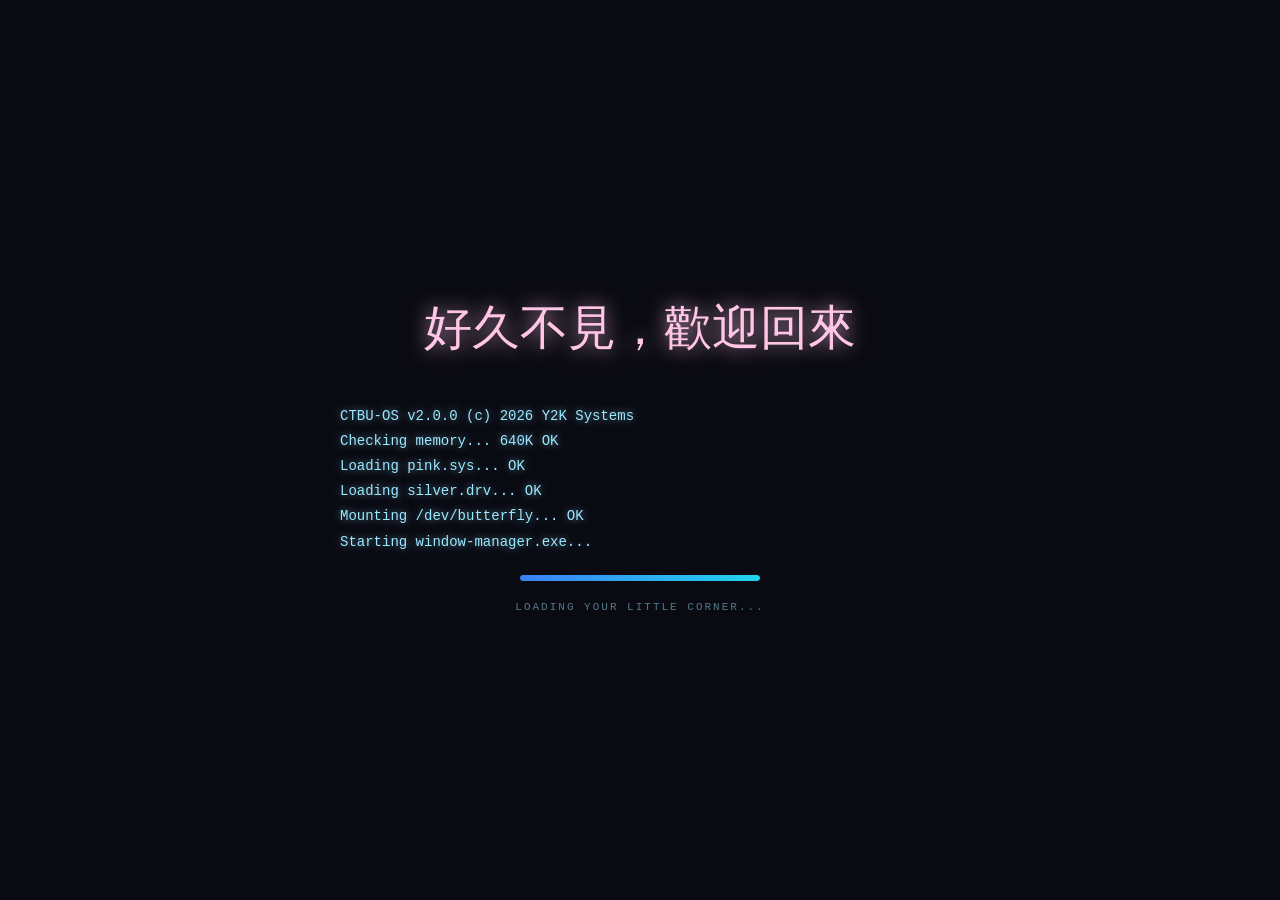
<file: index.html>
﻿<!DOCTYPE html>
<html lang="zh-CN">
<head>
<meta charset="UTF-8">
<meta name="viewport" content="width=device-width, initial-scale=1.0">
<title>苹果的7300則故事 belong to me & you </title>
<link rel="stylesheet" href="assets/css/style.css">
<script src="assets/js/clarity-loader.js" async></script>
</head>
<body>
<!-- 隐藏的SVG存储容器 -->
<div id="ph-cobig" style="display:none;"></div>
<div id="ph-jaybig" style="display:none;"></div>


<!-- 开机启动画面 -->
<div id="bootScreen">
  <div class="boot-logo">好久不見，歡迎回來</div>
  <div class="bios-text" id="biosText"></div>
  <div class="boot-bar"><div class="boot-bar-fill"></div></div>
  <div class="boot-hint">LOADING YOUR LITTLE CORNER...</div>
</div>

<!-- 进入世界界面（CRT显示器） -->
<div id="worldGate">
  <div class="crt-monitor" id="crtMonitor">
    <div class="crt-screen">
      <div class="gate-question" id="gateQuestion">
        &gt; system ready.<br>
        &gt; 是否选择进入<span class="highlight"> 千禧银粉世界</span>？<span class="gate-cursor"></span>
      </div>
      <div class="gate-sub">[ enter to continue · esc to stay ]</div>
      <div class="gate-buttons">
        <button class="gate-btn enter" id="gateEnter">进入 ♡</button>
        <button class="gate-btn leave" id="gateLeave">再想想</button>
      </div>
    </div>
    <div class="crt-brand">CTBU-OS · v2.0</div>
  </div>
  <div class="crt-stand"></div>
  <div class="crt-base"></div>
</div>

<!-- CRT开机扫描线过渡 -->
<div class="crt-poweron" id="crtPoweron" style="display:none;">
  <div class="scan-line"></div>
  <div class="flash"></div>
</div>

<!-- 大显示器框架 -->
<div id="monitorFrame">
  <div class="monitor-body">
    <!-- 外壳贴纸装饰 -->
    <div class="monitor-sticker ms-smiley"><svg viewBox="0 0 34 34"><circle cx="17" cy="17" r="15" fill="#ffd93d" stroke="#e8a800" stroke-width="2"/><circle cx="12" cy="14" r="2.5" fill="#333"/><circle cx="22" cy="14" r="2.5" fill="#333"/><path d="M10 20 Q17 27 24 20" stroke="#333" stroke-width="2" fill="none" stroke-linecap="round"/></svg></div>
    <div class="monitor-sticker ms-star"><svg viewBox="0 0 22 22"><path d="M11 1 L13.5 8 L21 8.5 L15 13.5 L17 21 L11 16.5 L5 21 L7 13.5 L1 8.5 L8.5 8 Z" fill="#7b68ee" stroke="#5a4abd" stroke-width="1"/></svg></div>
    <div class="monitor-sticker ms-heart"><svg viewBox="0 0 28 28"><path d="M14 25 C4 17 2 10 7 6 C10 3.5 13 5 14 8 C15 5 18 3.5 21 6 C26 10 24 17 14 25 Z" fill="#ff69b4" stroke="#e04090" stroke-width="1.5"/></svg></div>
    <div class="monitor-sticker ms-bow"><svg viewBox="0 0 26 20"><path d="M13 10 L2 2 L2 18 Z" fill="#ff8fc4" stroke="#e05090" stroke-width="1"/><path d="M13 10 L24 2 L24 18 Z" fill="#ff8fc4" stroke="#e05090" stroke-width="1"/><circle cx="13" cy="10" r="3" fill="#ff5cad" stroke="#e04090" stroke-width="1"/></svg></div>
    <div class="monitor-screen">

<!-- CRT效果层 -->
<div class="crt-overlay"></div>
<div class="crt-chroma"></div>

<!-- 动态极光壁纸 -->
<div class="aurora"></div>
<div class="desktop-bg"></div>

<!-- 自定义光标 -->
<div class="cursor-star" id="cursorStar">
  <svg viewBox="0 0 32 32" xmlns="http://www.w3.org/2000/svg">
    <defs>
      <linearGradient id="cursorGrad" x1="0%" y1="0%" x2="100%" y2="100%">
        <stop offset="0%" style="stop-color:#ffb3d9;stop-opacity:1"/>
        <stop offset="50%" style="stop-color:#ff6ec7;stop-opacity:1"/>
        <stop offset="100%" style="stop-color:#ff1493;stop-opacity:1"/>
      </linearGradient>
    </defs>
    <path d="M16,3 L19.5,12 L29,12 L21.5,17.5 L24.5,28 L16,22.5 L7.5,28 L10.5,17.5 L3,12 L12.5,12 Z" fill="url(#cursorGrad)" stroke="#ffffff" stroke-width="2" stroke-linejoin="round"/>
    <path d="M16,6 L18.5,13 L26,13 L20,17.5 L22,25 L16,21 L10,25 L12,17.5 L6,13 L13.5,13 Z" fill="none" stroke="#ffffff" stroke-width="0.5" opacity="0.5"/>
  </svg>
</div>

<svg width="0" height="0" style="position:absolute" xmlns="http://www.w3.org/2000/svg" aria-hidden="true">
  <defs>
    <linearGradient id="matte" x1="1" y1="0" x2="0" y2="1"><stop offset="0" stop-color="#efe9e0"/><stop offset=".5" stop-color="#d8d0c5"/><stop offset="1" stop-color="#bcb3a7"/></linearGradient>
    <linearGradient id="warmGrad" x1="0" y1="0" x2="1" y2="1"><stop offset="0" stop-color="#f0c2cf"/><stop offset=".5" stop-color="#f6e6e0"/><stop offset="1" stop-color="#e7a9b8"/></linearGradient>
    <linearGradient id="pinkPlastic" x1="0" y1="0" x2="0" y2="1"><stop offset="0" stop-color="#f3d4dd"/><stop offset="1" stop-color="#e0aab8"/></linearGradient>
    <linearGradient id="silverMetal" x1="0" y1="0" x2="0" y2="1"><stop offset="0" stop-color="#e8e6e2"/><stop offset=".5" stop-color="#cfcac2"/><stop offset="1" stop-color="#b8b3aa"/></linearGradient>
    <radialGradient id="cdGrad" cx="50%" cy="50%" r="50%">
      <stop offset="0%" stop-color="#f5c8d6"/><stop offset="30%" stop-color="#e8e6e2"/><stop offset="60%" stop-color="#d8d5d0"/><stop offset="100%" stop-color="#c5c1ba"/>
    </radialGradient>
  </defs>
</svg>

<div class="window-light"></div>
<div class="grain"></div>
<div class="vignette"></div>
<div class="scan"></div>

<!-- 桌面中心旋转CD -->
<div class="desktop-cd">
  <svg viewBox="0 0 200 200" xmlns="http://www.w3.org/2000/svg">
    <circle cx="100" cy="100" r="95" fill="url(#cdGrad)" stroke="#c5c1ba" stroke-width="1"/>
    <circle cx="100" cy="100" r="95" fill="none" stroke="rgba(255,255,255,.3)" stroke-width="0.5"/>
    <circle cx="100" cy="100" r="75" fill="none" stroke="rgba(180,170,160,.3)" stroke-width="0.5"/>
    <circle cx="100" cy="100" r="55" fill="none" stroke="rgba(180,170,160,.25)" stroke-width="0.5"/>
    <circle cx="100" cy="100" r="35" fill="none" stroke="rgba(180,170,160,.2)" stroke-width="0.5"/>
    <circle cx="100" cy="100" r="20" fill="#e8c5cf" stroke="#d99fb0" stroke-width="1.5"/>
    <circle cx="100" cy="100" r="6" fill="#fbf8f3" stroke="#c5c1ba" stroke-width="1"/>
    <text x="100" y="105" text-anchor="middle" font-family="Courier New,monospace" font-size="7" fill="#8a847c" letter-spacing="1">CTBU</text>
  </svg>
</div>

<!-- 桌面散落贴纸 -->
<div class="desk-stickers">
  <div class="sticker sticker-star" style="top:15%;left:12%;--sr:-15deg;">
    <svg viewBox="0 0 32 32"><path d="M16,2 L19,12 L29,12 L21,18 L24,28 L16,22 L8,28 L11,18 L3,12 L13,12 Z" fill="#f5c8d6" stroke="#d99fb0" stroke-width="1.2"/></svg>
  </div>
  <div class="sticker sticker-heart" style="top:25%;right:15%;--sr:10deg;">
    <svg viewBox="0 0 28 28"><path d="M14,24 C4,16 5,6 12,8 C14,8.5 14,10 14,10 C14,10 14,8.5 16,8 C23,6 24,16 14,24 Z" fill="#e8c5cf" stroke="#d99fb0" stroke-width="1.2"/></svg>
  </div>
  <div class="sticker sticker-note" style="top:60%;left:8%;--sr:-8deg;">today is ♡</div>
  <div class="sticker sticker-star" style="bottom:20%;right:10%;--sr:20deg;">
    <svg viewBox="0 0 32 32"><path d="M16,2 L19,12 L29,12 L21,18 L24,28 L16,22 L8,28 L11,18 L3,12 L13,12 Z" fill="#e8e6e2" stroke="#c5c1ba" stroke-width="1.2"/></svg>
  </div>
  <div class="sticker sticker-heart" style="top:45%;left:45%;--sr:-5deg;opacity:.5;">
    <svg viewBox="0 0 28 28"><path d="M14,24 C4,16 5,6 12,8 C14,8.5 14,10 14,10 C14,10 14,8.5 16,8 C23,6 24,16 14,24 Z" fill="none" stroke="#d99fb0" stroke-width="1.5"/></svg>
  </div>
  <div class="sticker sticker-note" style="bottom:25%;right:20%;--sr:6deg;opacity:.6;">be gentle ✿</div>
</div>

<!-- 珍珠链 -->
<svg class="pearl-chain top-right" viewBox="0 0 130 240" xmlns="http://www.w3.org/2000/svg">
  <path d="M65,0 Q88,55 65,110 Q42,165 65,220" fill="none" stroke="#d8d5d0" stroke-width="1.5" opacity=".5"/>
  <circle cx="65" cy="28" r="5.5" fill="#f0dde4" stroke="#d99fb0" stroke-width="1"/>
  <circle cx="76" cy="60" r="4.5" fill="#e8e6e2" stroke="#c5c1ba" stroke-width="1"/>
  <circle cx="56" cy="92" r="6.5" fill="#f5c8d6" stroke="#d99fb0" stroke-width="1"/>
  <circle cx="72" cy="124" r="4.5" fill="#e8e6e2" stroke="#c5c1ba" stroke-width="1"/>
  <circle cx="60" cy="156" r="5.5" fill="#f0dde4" stroke="#d99fb0" stroke-width="1"/>
  <circle cx="70" cy="188" r="4.5" fill="#e8e6e2" stroke="#c5c1ba" stroke-width="1"/>
  <path d="M65,220 L59,234 L65,228 L71,234 Z" fill="#e7a9b8" opacity=".75"/>
</svg>
<svg class="pearl-chain bottom-left" viewBox="0 0 110 200" xmlns="http://www.w3.org/2000/svg">
  <path d="M55,0 Q77,45 55,90 Q33,135 55,180" fill="none" stroke="#d8d5d0" stroke-width="1.5" opacity=".5"/>
  <circle cx="55" cy="22" r="4.5" fill="#e8e6e2" stroke="#c5c1ba" stroke-width="1"/>
  <circle cx="64" cy="55" r="5.5" fill="#f0dde4" stroke="#d99fb0" stroke-width="1"/>
  <circle cx="48" cy="88" r="4.5" fill="#e8e6e2" stroke="#c5c1ba" stroke-width="1"/>
  <circle cx="62" cy="120" r="5.5" fill="#f5c8d6" stroke="#d99fb0" stroke-width="1"/>
  <circle cx="53" cy="152" r="4.5" fill="#e8e6e2" stroke="#c5c1ba" stroke-width="1"/>
  <path d="M55,180 L49,194 L55,188 L61,194 Z" fill="#e7a9b8" opacity=".75"/>
</svg>

<div class="floaties" id="floaties"></div>
<div class="butterflies" id="butterflies"></div>

<main id="desktop">
  <!-- Win98 桌面图标 -->
  <div class="win98-icons">
    <div class="w98-icon">
      <svg class="w98-ico" viewBox="0 0 32 32" shape-rendering="crispEdges"><rect x="2" y="6" width="28" height="20" rx="3" fill="#cc0000"/><rect x="2" y="6" width="28" height="20" rx="3" fill="none" stroke="#800000" stroke-width="1"/><path d="M13 11 L22 16 L13 21 Z" fill="#fff"/></svg>
      <div class="w98-lbl">youtube</div>
    </div>
    <div class="w98-icon">
      <svg class="w98-ico" viewBox="0 0 32 32" shape-rendering="crispEdges"><rect x="4" y="4" width="24" height="24" rx="2" fill="#000"/><path d="M20 8 L20 18 Q20 22 16 22 Q12 22 12 18 Q12 14 16 14 L16 18 Q14.5 18 14.5 19.5 Q14.5 21 16 21 Q17.5 21 17.5 19.5 L17.5 8 Z" fill="#fff"/><path d="M20 8 L24 11 L24 8 Z" fill="#25f4ee"/><path d="M20 8 L24 11 L20 12 Z" fill="#fe2c55"/></svg>
      <div class="w98-lbl">抖音</div>
    </div>
    <div class="w98-icon">
      <svg class="w98-ico" viewBox="0 0 32 32" shape-rendering="crispEdges"><rect x="6" y="4" width="20" height="24" fill="#fff" stroke="#808080" stroke-width="1"/><rect x="6" y="4" width="20" height="4" fill="#000080"/><rect x="9" y="11" width="14" height="1.5" fill="#808080"/><rect x="9" y="15" width="14" height="1.5" fill="#808080"/><rect x="9" y="19" width="10" height="1.5" fill="#808080"/><rect x="9" y="23" width="12" height="1.5" fill="#808080"/></svg>
      <div class="w98-lbl">记事本</div>
    </div>
    <div class="w98-icon">
      <svg class="w98-ico" viewBox="0 0 32 32" shape-rendering="crispEdges"><path d="M9 8 L23 8 L21 26 L11 26 Z" fill="#c0c0c0" stroke="#808080" stroke-width="1"/><rect x="8" y="6" width="16" height="3" fill="#c0c0c0" stroke="#808080" stroke-width="1"/><rect x="13" y="11" width="1.5" height="12" fill="#808080"/><rect x="17.5" y="11" width="1.5" height="12" fill="#808080"/></svg>
      <div class="w98-lbl">回收站</div>
    </div>
  </div>
  <!-- 环形导航 -->
  <div class="ring-nav" id="ringNav"></div>
</main>

<div id="windows">
  <section class="win" id="win-today" data-win="today">
    <div class="win-bar"><div class="win-dots"><span class="d-red"></span><span class="d-yel"></span><span class="d-grn"></span></div><div class="win-title glitch-title" data-title="about.me">about.me</div><div class="win-btns"><button class="wb-min" title="缩小">—</button><button class="wb-max" title="放大">▢</button><button class="wb-close" title="关闭">✕</button></div></div>
    <div class="win-body">
      <div class="kicker">// hello.world</div>
      <div class="sec-title">我们与世界，是帧帧瞬间</div>
      <div class="journal"><div class="j-head">intro.sys</div><div class="screen"><p>&gt; 大一的时候学过一阵子手语</p><p>&gt; 手指动的时候在想一件事</p><p>&gt; 说不出嘴的话要怎么被人接住</p><p>&gt; 后来做项目、学AI、写东西</p><p>&gt; 好像一直在回答这同一个问题</p><span class="lcd-mini">status: learning ♥　fps: 24</span></div></div>
      <div style="margin:20px 0;text-align:center;">
  <img loading="lazy" decoding="async" src="assets/img/img02.jpg" style="width:100%;max-width:520px;border-radius:16px;box-shadow:0 16px 48px rgba(90,70,55,.3);display:inline-block;margin:8px 0;" alt="个人照">
</div>
      <div style="max-width:600px;margin:18px auto;line-height:2.1;font-size:15px;">
        <p>我是龙秋玲，重庆工商大学市场营销专业在读，也是一个AIGC实践者、AI工作流建设者。</p>
        <p>对我来说，做项目、搭工作流、写东西，都是同一件事——用我能想到的方式，跟这个世界对话，也接住那些说不出嘴的话。</p>
        <p>认识乾坤的路上，犹怜草木青。世界宽阔，总是在路上，慢慢学，慢慢做。</p>
      </div>
      <div class="chips"><span class="chip">AIGC实践</span><span class="chip">AI工作流</span><span class="chip">市场营销</span><span class="chip">文字创作</span><span class="chip">项目搭建</span></div>
    </div>
  </section>

  <section class="win" id="win-about" data-win="about">
    <div class="win-bar"><div class="win-dots"><span class="d-red"></span><span class="d-yel"></span><span class="d-grn"></span></div><div class="win-title glitch-title" data-title="resume.txt">resume.txt</div><div class="win-btns"><button class="wb-min" title="缩小">—</button><button class="wb-max" title="放大">▢</button><button class="wb-close" title="关闭">✕</button></div></div>
    <div class="win-body">
      <div class="kicker">// resume.txt</div>
      <div class="sec-title">我走过的路</div>
      <p style="text-align:center;color:var(--ink-soft);margin:2px 0 16px;font-size:14px;">走商工复合型人才道路，做被需要的产品。</p>
      <div class="timeline">
        <div class="tl-item"><div class="yr">教育</div><div class="tx"><strong>重庆工商大学 · 市场营销</strong>｜2025.9 - 2029.6（大二在读）<br>通过大学英语四级；独立开展AI方向用户使用研究，学术论文已完成初稿框架后推翻重做，目前独立推进中，拟请本校导师指导。</div></div>
        <div class="tl-item"><div class="yr">实习</div><div class="tx"><strong>北辰青年 · 暑期线上实习</strong>｜2026.7 - 2026.8<br>产出AI时代个人说明书、校园招募洞察报告、50+张校园内容卡片、求职面试AI Skill；担任训练营面试官。<br><span style="display:inline-block;margin-top:6px;padding:3px 12px;background:linear-gradient(135deg,#fff5e6,#ffe8cc);border:1px solid #f0c674;border-radius:20px;font-size:12px;color:#b8860b;">🏆 优秀个人提名 · 28 / 250+ 人</span><br>实习结业后获得腾讯云AI校园大使项目保荐资格，综合评估满课学业、支教任务、个人作品集迭代的精力负荷后选择婉拒，优先深耕AI产品方向个人实践沉淀。<br><button onclick="openBeichenDetail()" style="margin-top:6px;margin-left:8px;padding:3px 12px;background:var(--pink-soft);border:1px solid var(--accent);border-radius:20px;font-size:12px;color:var(--accent-deep);cursor:pointer;font-family:var(--hand);">📁 查看实习详情</button></div></div>
        <div class="tl-item"><div class="yr">实习</div><div class="tx"><strong>钦南区教育局 · 计财股行政实习</strong>｜1个月<br>参与南区各校票据归档与核对；协助经费报表核对与数据录入，日均接听 3–4 通咨询电话。<br><button onclick="openInternshipDetail()" style="margin-top:8px;padding:4px 14px;background:var(--pink-soft);border:1px solid var(--accent);border-radius:20px;font-size:12px;color:var(--accent-deep);cursor:pointer;font-family:var(--hand);">📁 查看实习记录</button></div></div>
        <div class="tl-item"><div class="yr">校园</div><div class="tx"><strong>项目化学习培养方案 · 项目负责人</strong>（大一上）<br>承接学院专项任务，独立推进方案设计、师生访谈调研、需求整理与整套培养方案撰写落地。</div></div>
        <div class="tl-item"><div class="yr">校园</div><div class="tx"><strong>第四届全国大学生预见未来行研大赛 · 团队队长</strong>（大一下）<br>带队从0到1完成行业研究，自主学习AI智能体搭建与自动化工作流，用AI辅助Python数据清洗与行业分析。<br><button onclick="openHangyanDetail()" style="margin-top:8px;padding:4px 14px;background:var(--pink-soft);border:1px solid var(--accent);border-radius:20px;font-size:12px;color:var(--accent-deep);cursor:pointer;font-family:var(--hand);">📁 查看比赛详情</button></div></div>
        <div class="tl-item"><div class="yr">校园</div><div class="tx"><strong>北京童年一课 · 云课堂支教讲师</strong>（大一寒假至今）<br>独立完成备课、授课、课堂互动、课后复盘全流程，长期开展公开授课。教授四年级趣味阅读（一个班 50 余人），本学期起换为六年级趣味科学。<br><button onclick="openZhijiao()" style="margin-top:8px;padding:4px 14px;background:linear-gradient(135deg,#e8f5e9,#c8e6c9);border:1px solid #81c784;border-radius:20px;font-size:12px;color:#2e7d32;cursor:pointer;font-family:var(--hand);">🌱 查看支教详情</button></div></div>
      </div>
      <div class="chips" style="margin-top:18px;"><span class="chip">AI工作流搭建</span><span class="chip">Python数据清洗</span><span class="chip">用户访谈</span><span class="chip">项目统筹</span><span class="chip">结构化思维</span><span class="chip">公开授课</span><span class="chip">公文整理</span></div>
      <!-- 「下载完整简历」按钮已暂时移除。
     原因：它下载的是占位内容（提示"请替换为真实内容后使用"），与真实简历不一致。
     需要恢复时：删掉本注释，并把下面这行取消注释即可。
     <div style="text-align:center;margin-top:18px;"><button class="plat" id="resumeBtn">↓ 下载完整简历</button></div> -->
    </div>
  </section>

  <section class="win" id="win-exp" data-win="exp">
    <div class="win-bar"><div class="win-dots"><span class="d-red"></span><span class="d-yel"></span><span class="d-grn"></span></div><div class="win-title glitch-title" data-title="projects.folder">projects.folder</div><div class="win-btns"><button class="wb-min" title="缩小">—</button><button class="wb-max" title="放大">▢</button><button class="wb-close" title="关闭">✕</button></div></div>
    <div class="win-body">
      <div class="kicker">// projects.folder</div>
      <div class="sec-title">我在做什么</div>
      <div class="journal"><div class="j-head">doing.sys</div><div class="screen"><p>&gt; AIGC实践者 · AI工作流建设者</p><p>&gt; 做项目、搭工作流、写东西</p><p>&gt; 都是跟世界对话的方式</p><span class="lcd-mini">state: building ♥　mem: ok</span></div></div>
      <div class="exp-grid">
        <div class="exp-card project-card" data-pid="peiyang" style="cursor:pointer;"><span class="tag">方案</span><h3>项目化学习培养方案</h3><p>项目负责人，承接学院专项任务，独立推进方案设计、师生访谈调研、需求整理与整套培养方案撰写落地。</p><p style="font-size:11px;color:var(--accent-deep);margin-top:8px;">▸ 点击查看详情</p></div>
        <div class="exp-card project-card" data-pid="hangyan" style="cursor:pointer;"><span class="tag">竞赛</span><h3>潮流盲盒玩具行研报告</h3><p>团队队长，带队从0到1完成行业研究，用AI辅助Python数据清洗与行业分析，零基础自主攻坚。</p><p style="font-size:11px;color:var(--accent-deep);margin-top:8px;">▸ 点击查看详情</p></div>
        <div class="exp-card project-card" data-pid="skill" style="cursor:pointer;"><span class="tag">AIGC</span><h3>求职面试AI Skill</h3><p>北辰青年实习产出，设计5步人机协作工作流，明确"人做判断、AI做分析"的边界，已用真实岗位测试验证。</p><p style="font-size:11px;color:var(--accent-deep);margin-top:8px;">▸ 点击查看详情</p></div>
        <div class="exp-card project-card" data-pid="workflow" style="cursor:pointer;"><span class="tag">AIGC</span><h3>AI智能体与工作流搭建</h3><p>从零基础自主学习AI智能体搭建、自动化工作流设计，把AI从"工具"升级为"可复用的工作流"。</p><p style="font-size:11px;color:var(--accent-deep);margin-top:8px;">▸ 点击查看详情</p></div>
        <div class="exp-card project-card" data-pid="navsite" style="cursor:pointer;"><span class="tag">网站</span><h3>CTBU一只喵学习干货导航站</h3><p>已上线，面向新生的校园信息导航，把复杂信息整理成能行动的方法。</p><p style="font-size:11px;color:var(--accent-deep);margin-top:8px;">▸ 点击查看详情</p></div>
        <div class="exp-card project-card" data-pid="teachsite" style="cursor:pointer;"><span class="tag">网站</span><h3>小余老师专属网站</h3><p>已上线，为老师定制的个人展示网站。</p><p style="font-size:11px;color:var(--accent-deep);margin-top:8px;">▸ 点击查看详情</p></div>
        <div class="exp-card project-card" data-pid="zongce" style="cursor:pointer;"><span class="tag">工具</span><h3>综测评算台</h3><p>给班委做的加分核算工具：上百张证书照片 → 一张可公示、可追溯依据的加分总账，每条加分都标注对应规则条款。</p><p style="font-size:11px;color:var(--accent-deep);margin-top:8px;">▸ 点击查看详情</p></div>
        <div class="exp-card project-card" data-pid="kepu" style="cursor:pointer;"><span class="tag">课件</span><h3>云课堂创意课件与插件</h3><p>云课堂支教自研的互动课件《生物的启示》，12 页随堂可操作，另附班级积分插件「班级花园」——网络不稳定的教室也能单文件打开用。</p><p style="font-size:11px;color:var(--accent-deep);margin-top:8px;">▸ 点击查看详情</p></div>
      
        <div class="exp-card project-card" data-pid="insight" style="cursor:pointer;"><span class="tag">研究</span><h3>校园招募洞察报告</h3><p>基于一线实践观察（做校园账号 + 卖校园卡 + 评论区）形成的校园招募洞察，覆盖消费、社交、学习、职业焦虑等维度，形成可落地的用户画像与商业建议。</p><p style="font-size:11px;color:var(--accent-deep);margin-top:8px;">▸ 点击查看详情</p></div></div>
      </div>
    </div>
  </section>

  <section class="win" id="win-note" data-win="note">
    <div class="win-bar"><div class="win-dots"><span class="d-red"></span><span class="d-yel"></span><span class="d-grn"></span></div><div class="win-title glitch-title" data-title="writings.txt">writings.txt</div><div class="win-btns"><button class="wb-min" title="缩小">—</button><button class="wb-max" title="放大">▢</button><button class="wb-close" title="关闭">✕</button></div></div>
    <div class="win-body">
      <div class="kicker">// writings.txt</div>
      <div class="sec-title">文字作品</div>
      <p style="text-align:center;color:var(--ink-soft);margin-bottom:18px;font-size:14px;">一些理解世界的瞬间，随手记下</p>
      <div class="notes">
        <div class="note"><span class="tape tl"></span><div class="q">《古老的尊重》</div><div class="body">“……品尝苹果和欣赏月亮的时候用的是嘴巴和眼睛两个器官…这是一种古老的尊重…人也是这样……其实苹果和月亮没有什么分别，而月亮的背面总是很难看到，扁平化苹果和月亮的话会让它们感到难过”

你说难过在哪里

“苹果的味道变苦了，看月亮的眼睛流出泪来”</div><div class="meta">随笔 · 哲思</div></div>
        <div class="note"><span class="tape tr"></span><div class="q">《咀嚼》</div><div class="body" style="line-height:1.9;font-size:13px;">大抵是焦虑烦躁的缘故，<br>几个蛋挞、四寸小蛋糕、<br>一盒手撕鸡、一盘葡萄……<br>重复性的咀嚼似乎可以抵挡陌生的情绪。<br>你想吐出来，你还是咽了下去，<br>胃酸上泛，你还是咽了下去。<br>我怀念你湿润的眼睛，<br>能够映出南极洲下积淀的亿亿年。<br>我希望它们湿润，<br>正如同我希望你的下一次咀嚼，<br>只是为你带来美味的幸福。</div><div class="meta">诗歌 · 情绪</div></div>
      </div>

      <!-- 关于高考 长文 -->
      <div style="margin-top:28px;padding:22px 24px;background:var(--paper);border-radius:14px;border:1px solid rgba(160,155,148,.35);box-shadow:0 12px 30px rgba(120,100,85,.12);">
        <h3 style="font-family:var(--hand);font-size:26px;color:var(--ink);margin-bottom:4px;letter-spacing:1px;">《关于高考》</h3>
        <p style="font-size:12px;color:var(--ink-soft);margin-bottom:18px;">凌晨三点零六分 · 写给正在难过的你</p>
        <div style="line-height:2.1;font-size:14px;color:var(--ink);">

          <p style="margin-bottom:16px;">🥤 睡到一半起来喝水，习惯性看了一下消息，QQ访客最近多了很多学弟学妹，还有一些久不联系的朋友。偶尔会在凌晨两点到六点，或是下午两点半这样的时间，收到一些克制又有礼貌的信息："那个……希望没有打扰到学姐""我真的很难过，怎么会考得这么糟糕，到底要怎么办？"</p>

          <p style="margin-bottom:16px;">🍀 坦白来讲，我没有想到大家会选择向我提问这些问题。我是一个很普通的人，随着年岁增加越来越普通。从前成绩好像可以作为一个等次衡量，划出三六九等；慢慢上了大学才感受到，成绩的衡量性越来越低，而真正的"筛选作用"越来越明显。</p>

          <h4 style="font-family:var(--hand);font-size:18px;margin:20px 0 10px;color:var(--accent-deep);">一、先给你一个拥抱</h4>
          <p style="margin-bottom:14px;">高考失利很难过是真的，更难过的也许是这背后对自我价值的怀疑。所以，先给你一个拥抱——高考很累，这段时间你一定也不太容易，辛苦了。</p>
          <p style="margin-bottom:14px;">我个人对高考的理解是：社会需要一套相对公平、大规模、可操作的"筛选"机制，决定我们先进"哪一个门"——也许是继续升学，也许是直接就业。但绝对不是就此"衡量"出谁更有价值、谁更值得拥有更好的未来。</p>
          <p style="margin-bottom:14px;">世界上没有完美的系统，高考这套"筛选"系统也有陷阱🕳️：它带来的优绩主义，会让你误以为失败全是自己的错。社会长久以来传递一种信念——只要你足够努力就能成功；反过来说，没成功就是不够努力。这套逻辑最残酷的地方在于，它让赢家相信成功全凭实力，也让输家相信失败全因自己不够好。它完全遮蔽了运气、出身、家庭资源、地区教育资源、甚至考试当天身体状况的作用。</p>
          <p style="margin-bottom:14px;">就像我们种了一百棵树🌲，眼睛看到了最高的一棵，但不能说明剩下的九十九棵就应该被砍掉。在眼睛看不到的地方，这九十九棵树的根系之发达，未必逊色于那棵"高佬树"。</p>

          <h4 style="font-family:var(--hand);font-size:18px;margin:20px 0 10px;color:var(--accent-deep);">二、每个分数都有每条路</h4>
          <p style="margin-bottom:14px;">高考是一种交通：考得好的人像上了高铁，快、直达，但票价贵，且一旦上错车（选错不适合的专业）不好调头；没考好的人像是下了高铁需要换乘——还有绿皮火车（专升本）、长途汽车（职业教育）、骑行（创业、自由职业）、甚至先打工攒钱再买下一段车票（工作后继续深造）。</p>
          <p style="margin-bottom:14px;">漫长的人生里，我们只是在18岁这个节点用了不一样的通行方式而已。公办专科的好专业有学前教育、护理、口腔医学技术、数字媒体、老年服务与管理（朝阳产业），这些学的是真本事，就业率不低；专升本很多省份比例不低，只考专业课和英语，压力远小于高考。</p>
          <p style="margin-bottom:14px;">如果你有一双巧手，或对某样事物有特别的喜爱——烘焙、园艺、宠物美容、电商运营、非物质文化遗产手艺……这些路不需要高学历，但需要热爱和持续精进。花一点时间去了解它们，可以问大模型，也可以问B站、抖音、学校老师。</p>
          <p style="margin-bottom:14px;font-weight:bold;">命运不会把一个真诚的人拒之门外。</p>

          <h4 style="font-family:var(--hand);font-size:18px;margin:20px 0 10px;color:var(--accent-deep);">三、钱的问题</h4>
          <p style="margin-bottom:14px;">💰 复读没有错，不读或者读专科本科也没有错，不要怕觉得给家人造成负担就擅自决定。如果想复读，坐下来好好评估真实可行性，和家里算一笔完整开销：学费、资料费、生活费；同时客观看这次失利是发挥失常，还是本身基础薄弱、厌学——要是极度畏惧高三节奏，强行复读只会心态崩盘。</p>
          <p style="margin-bottom:14px;">如果要读下去，可以问学校资助办和当地政府，甚至联系妇联：生源地助学贷款怎么申请？大学有绿色通道吗？国家励志奖学金需要什么条件？周末和假期可以怎么兼职？不要一个人扛着"拖累全家"的负罪感，把它变成可以一步步解决的具体财务问题。</p>

          <h4 style="font-family:var(--hand);font-size:18px;margin:20px 0 10px;color:var(--accent-deep);">最后</h4>
          <p style="margin-bottom:14px;">这是一个充满不确定性的时代，AI和时代不停发展，刚刚跨出校门从题海里抬头，我们当然会更加迷茫惶恐。还好，不确定性也意味着更多的可能性。</p>
          <p style="margin-bottom:14px;">不用逼迫自己两天内立刻消化所有崩溃，允许自己难过、逃避、短暂停滞。</p>
          <p style="margin-bottom:8px;font-weight:bold;font-size:15px;">分数只能定格一场考试，永远无法定格你的人生。<br>感知、思考、扛住困境的韧性，是不确定时代里永远确定、不会失效的力量。</p>
          <p style="text-align:right;color:var(--ink-soft);font-size:13px;margin-top:16px;">晚安 ♡</p>
        </div>
      </div>

      <div style="text-align:center;margin-top:18px;color:var(--ink-soft);font-size:13px;line-height:1.9;">另有3首诗歌入选中国诗歌网每日好诗。<br><span style="font-size:12px;opacity:.72;">诗歌属性指向太明，不做展示。</span></div>
    </div>
  </section>

  <section class="win" id="win-contact" data-win="contact">
    <div class="win-bar"><div class="win-dots"><span class="d-red"></span><span class="d-yel"></span><span class="d-grn"></span></div><div class="win-title glitch-title" data-title="contact_msg.exe">contact_msg.exe</div><div class="win-btns"><button class="wb-min" title="缩小">—</button><button class="wb-max" title="放大">▢</button><button class="wb-close" title="关闭">✕</button></div></div>
    <div class="win-body contact">
      <h2>怎么找到我</h2>
      <p>如果你也在认识世界的路上，或者想聊聊AI、文学、青年成长——<br>屏幕这一头的小窗口，一直开着。</p>
      <div class="journal" style="max-width:480px;margin:0 auto;"><div class="j-head">inbox.sys</div><div class="screen"><p>&gt; 邮箱：long_qiuling001@163.com</p><p>&gt; 微信：DYWE330</p><p>&gt; 小红书 / 抖音：CTBU一只喵</p><span class="lcd-mini">waiting for hello _</span></div></div>
      <div style="max-width:520px;margin:18px auto;text-align:left;line-height:2;font-size:14px;">
        <p><strong>我对什么感兴趣：</strong>AI工作流 · 品牌战略 · 文学创作 · 青年成长 · 市场营销</p>
        <p><strong>欢迎什么样的连接：</strong>前辈的指导 · 同辈的交流 · 项目合作 · 实习机会</p>
        <p><strong>一些祝愿：</strong>期待我们带着共同的初衷和向往，发起有意义的沟通和探讨，在此产生一次又一次有重量的对话与协作✨</p>
      </div>
      <div class="platforms"><span class="plat">邮箱</span><span class="plat">小红书</span><span class="plat">抖音</span></div>
      <div class="footer">© 龙秋玲 · 我们与世界，是帧帧瞬间</div>
    </div>
  </section>

  <!-- 项目详情窗口（通用，点击项目卡片动态填充） -->
  <section class="win" id="win-project-detail" data-win="project-detail">
    <div class="win-bar"><div class="win-dots"><span class="d-red"></span><span class="d-yel"></span><span class="d-grn"></span></div><div class="win-title glitch-title" data-title="project.detail">project.detail</div><div class="win-btns"><button class="wb-min" title="缩小">—</button><button class="wb-max" title="放大">▢</button><button class="wb-close" title="关闭" onclick="closeProjectDetail()">✕</button></div></div>
    <div class="win-body">
      <div id="pd-tag" style="display:inline-block;padding:3px 12px;background:var(--pink-soft);border-radius:20px;font-size:12px;color:var(--accent-deep);margin-bottom:8px;"></div>
      <h2 id="pd-title" style="font-family:var(--hand);font-size:28px;margin-bottom:12px;"></h2>
      <div id="pd-meta" style="font-size:13px;color:var(--ink-soft);margin-bottom:18px;line-height:1.8;"></div>
      <div id="pd-desc" style="line-height:2;font-size:14px;margin-bottom:20px;"></div>
      <div id="pd-gallery" style="display:grid;grid-template-columns:repeat(auto-fill,minmax(140px,1fr));gap:10px;margin-bottom:20px;"></div>
      <div id="pd-video" style="margin-bottom:20px;"></div>
      <div id="pd-result" style="padding:14px 18px;background:var(--paper);border-radius:10px;border-left:3px solid var(--accent);line-height:1.9;font-size:14px;"></div>
      <div id="pd-pdf-preview" style="display:none;margin-top:20px;">
        <div style="font-size:14px;font-weight:bold;color:var(--accent-deep);margin-bottom:12px;">📄 行研报告预览</div>
        <div style="display:grid;grid-template-columns:1fr 1fr;gap:10px;margin-bottom:16px;">
          <img loading="lazy" decoding="async" src="assets/img/img03.jpg" style="width:100%;border-radius:6px;box-shadow:0 2px 8px rgba(0,0,0,.1);">
          <img loading="lazy" decoding="async" src="assets/img/img04.jpg" style="width:100%;border-radius:6px;box-shadow:0 2px 8px rgba(0,0,0,.1);">
          <img loading="lazy" decoding="async" src="assets/img/img05.jpg" style="width:100%;border-radius:6px;box-shadow:0 2px 8px rgba(0,0,0,.1);">
          <img loading="lazy" decoding="async" src="assets/img/img06.jpg" style="width:100%;border-radius:6px;box-shadow:0 2px 8px rgba(0,0,0,.1);">
        </div>
        <a href="潮流盲盒玩具行研报告.pdf" target="_blank" style="display:inline-block;padding:10px 20px;background:var(--accent);color:#fff;border-radius:24px;text-decoration:none;font-size:14px;font-weight:bold;margin-bottom:24px;">📥 下载完整报告PDF</a>
      </div>
      <div id="pd-pdf-preview-peiyang" style="display:none;margin-top:20px;">
        <div style="font-size:14px;font-weight:bold;color:var(--accent-deep);margin-bottom:12px;">📄 人才培养方案项目化学习汇报</div>
        <div style="display:grid;grid-template-columns:1fr 1fr;gap:10px;margin-bottom:16px;">
          <img loading="lazy" decoding="async" src="assets/img/img07.jpg" style="width:100%;border-radius:6px;box-shadow:0 2px 8px rgba(0,0,0,.1);">
          <img loading="lazy" decoding="async" src="assets/img/img08.jpg" style="width:100%;border-radius:6px;box-shadow:0 2px 8px rgba(0,0,0,.1);">
          <img loading="lazy" decoding="async" src="assets/img/img09.jpg" style="width:100%;border-radius:6px;box-shadow:0 2px 8px rgba(0,0,0,.1);">
          <img loading="lazy" decoding="async" src="assets/img/img10.jpg" style="width:100%;border-radius:6px;box-shadow:0 2px 8px rgba(0,0,0,.1);">
        </div>
        <div style="text-align:center;">
          <a href="人才培养方案项目化学习汇报.pdf" target="_blank" style="display:inline-block;padding:12px 28px;background:var(--accent);color:#fff;border-radius:24px;text-decoration:none;font-size:14px;font-weight:bold;box-shadow:0 4px 12px rgba(212,138,160,.3);">📥 下载完整汇报PDF</a>
        </div>
      </div>

      <div id="pd-pdf-preview-insight" style="display:none;margin-top:20px;">
        <div style="font-size:14px;font-weight:bold;color:var(--accent-deep);margin-bottom:12px;">📄 校园招募洞察报告预览</div>
        <div style="display:grid;grid-template-columns:1fr 1fr;gap:10px;margin-bottom:16px;">
          <img loading="lazy" decoding="async" src="assets/img/img11.jpg" style="width:100%;border-radius:6px;box-shadow:0 2px 8px rgba(0,0,0,.1);">
          <img loading="lazy" decoding="async" src="assets/img/img12.jpg" style="width:100%;border-radius:6px;box-shadow:0 2px 8px rgba(0,0,0,.1);">
          <img loading="lazy" decoding="async" src="assets/img/img13.jpg" style="width:100%;border-radius:6px;box-shadow:0 2px 8px rgba(0,0,0,.1);">
          <img loading="lazy" decoding="async" src="assets/img/img14.jpg" style="width:100%;border-radius:6px;box-shadow:0 2px 8px rgba(0,0,0,.1);">
        </div>
        <div style="text-align:center;">
          <a href="校园招募洞察报告.pdf" target="_blank" style="display:inline-block;padding:12px 28px;background:var(--accent);color:#fff;border-radius:24px;text-decoration:none;font-size:14px;font-weight:bold;box-shadow:0 4px 12px rgba(212,138,160,.3);">📥 下载完整报告PDF</a>
        </div>
      </div>

  </section>
  <!-- 教育局实习详情窗口 -->
  <section class="win" id="win-internship" data-win="internship">
    <div class="win-bar"><div class="win-dots"><span class="d-red"></span><span class="d-yel"></span><span class="d-grn"></span></div><div class="win-title glitch-title" data-title="internship.record">internship.record</div><div class="win-btns"><button class="wb-min" title="缩小">—</button><button class="wb-max" title="放大">▢</button><button class="wb-close" title="关闭" onclick="closeInternshipDetail()">✕</button></div></div>
    <div class="win-body">
      <div style="text-align:center;margin-bottom:16px;">
        <span style="display:inline-block;padding:4px 16px;background:var(--pink-soft);border-radius:20px;font-size:13px;color:var(--accent-deep);">实习记录</span>
      </div>
      <h2 style="font-family:var(--hand);font-size:26px;text-align:center;margin-bottom:6px;">钦南区教育局 · 计财股</h2>
      <p style="text-align:center;color:var(--ink-soft);font-size:13px;margin-bottom:20px;">2026.1.19 ~ 2026.2.14 · 返家乡社会实践</p>

      <div style="max-width:560px;margin:0 auto;line-height:2.1;font-size:14px;margin-bottom:20px;">
        <p><strong>工作内容：</strong>在彭老师等多位实习老师的指导下，参与财政票据整理、经费报表核对、多类数据录入等工作；协助处理日常电话咨询，倾听群众关于政策、办学条件的诉求。通过处理具体账目，理解财政拨付与民生保障的紧密联系；通过接听热线，直观感受基层群众的教育期盼。实践期间参与南区各幼儿园、小学、中学票据的归档与核对工作；日均接听群众来电 3–4 通，持续一个多月，获得单位带教老师肯定。</p>
      </div>

      <div style="display:grid;grid-template-columns:1fr 1fr;gap:14px;max-width:560px;margin:0 auto 20px;">
        <div style="aspect-ratio:4/3;border-radius:10px;overflow:hidden;box-shadow:0 6px 20px rgba(0,0,0,.15);">
          <img loading="lazy" decoding="async" src="assets/img/img19.jpg" style="width:100%;height:100%;object-fit:cover;" alt="实习工作场景">
        </div>
        <div style="aspect-ratio:4/3;border-radius:10px;overflow:hidden;box-shadow:0 6px 20px rgba(0,0,0,.15);">
          <img loading="lazy" decoding="async" src="assets/img/img20.png" style="width:100%;height:100%;object-fit:cover;" alt="实习工作照">
        </div>
      </div>
      <p style="text-align:center;color:var(--ink-soft);font-size:12px;margin-bottom:20px;">左：日常处理的财务文件｜右：实习工作照</p>

      <div style="max-width:560px;margin:0 auto 20px;">
        <div style="border-radius:10px;overflow:hidden;box-shadow:0 8px 28px rgba(0,0,0,.18);border:1px solid rgba(160,155,148,.3);">
          <img loading="lazy" decoding="async" src="assets/img/img21.png?v=2" style="width:100%;display:block;" alt="实习证明">
        </div>
        <p style="text-align:center;color:var(--ink-soft);font-size:12px;margin-top:8px;">重庆工商大学2026年寒假社会实践鉴定表 · 钦南区教育局盖章</p>
      </div>

      <div style="max-width:560px;margin:0 auto;padding:18px 22px;background:var(--paper);border-radius:12px;border-left:3px solid var(--accent);line-height:2;font-size:14px;">
        <p style="font-weight:bold;margin-bottom:8px;">实习收获：</p>
        <p>第一次走进政府机关，真实体验了行政工作的严谨与规范。学会了财务档案的分类整理方法，培养了细致耐心的工作习惯。理解了基层教育部门的运作逻辑，对"体制内"工作有了更立体的认知。</p>
        <p style="margin-top:8px;">这段经历让我明白，任何看似琐碎的工作，都有其不可替代的价值——那些被认真归档的文件、被仔细核对的数字，背后是整个教育系统的平稳运转。</p>
      </div>
    </div>
  </section>
  
  <!-- 北辰青年实习详情窗口 -->
  <section class="win" id="win-beichen-detail" data-win="beichen-detail">
    <div class="win-bar"><div class="win-dots"><span class="d-red"></span><span class="d-yel"></span><span class="d-grn"></span></div><div class="win-title glitch-title" data-title="beichen.internship">beichen.internship</div><div class="win-btns"><button class="wb-min" title="缩小">—</button><button class="wb-max" title="放大">▢</button><button class="wb-close" title="关闭" onclick="closeBeichenDetail()">✕</button></div></div>
    <div class="win-body">
      <div style="text-align:center;margin-bottom:14px;">
        <span style="display:inline-block;padding:4px 16px;background:linear-gradient(135deg,#fff5e6,#ffe8cc);border:1px solid #f0c674;border-radius:20px;font-size:13px;color:#b8860b;">🏆 优秀个人提名 · 28 / 250+ 人</span>
      </div>
      <h2 style="font-family:var(--hand);font-size:26px;text-align:center;margin-bottom:6px;">北辰青年 · 暑期线上实习</h2>
      <p style="text-align:center;color:var(--ink-soft);font-size:13px;margin-bottom:20px;">2026.7 - 2026.8 · AI时代青年成长项目</p>

      <!-- 工作内容 -->
      <div style="max-width:560px;margin:0 auto 20px;line-height:2.1;font-size:14px;">
        <p style="font-weight:bold;margin-bottom:8px;">📋 工作内容：</p>
        <p>• 产出《AI时代个人说明书》，系统梳理个人能力与协作方式</p>
        <p>• 产出校园招募洞察报告，深度分析Z世代校园用户需求</p>
        <p>• 制作50+张校园内容卡片，覆盖新生攻略、学习方法、校园生活等主题</p>
        <p>• 开发求职面试AI Skill，助力大学生面试准备</p>
        <p>• 担任训练营面试官，参与候选人选拔与评估</p>
        <p style="margin-top:14px;text-align:center;">
          <a href="portfolio.html" target="_blank" style="display:inline-block;padding:10px 24px;background:linear-gradient(135deg,#d48aa0,#b87088);color:#fff;border-radius:24px;text-decoration:none;font-size:14px;font-weight:bold;box-shadow:0 4px 12px rgba(212,138,160,.3);">🎨 查看AI作品集</a>
        </p>
      </div>

      <div style="max-width:560px;margin:0 auto 20px;padding:18px 22px;background:var(--paper);border-radius:12px;border-left:3px solid var(--accent);line-height:2;font-size:14px;">
        <p style="font-weight:bold;margin-bottom:8px;">🔄 完整工作流路径：</p>
        <p>接收任务（老师给方向 + 飞书文档步骤指引）→ 结合一线实践独立思考 → 产出初稿 → 小组会讨论分工 → 协作执行 → 复盘</p>
        <p style="color:var(--ink-soft);font-size:13px;margin-top:8px;">个人任务我会先照文档步骤走，但不照搬。比如做校园招募时，我把自己在<b>卖校园卡</b>一线真正碰到的问题和痛点融进去，再形成自己的判断——不是把指令执行完就交差。</p>
      </div>

      <!-- 证书图片 -->
      <div style="max-width:520px;margin:0 auto 20px;">
        <p style="font-weight:bold;margin-bottom:10px;font-size:14px;">📜 实习实践证书：</p>
        <div style="border-radius:10px;overflow:hidden;box-shadow:0 10px 36px rgba(90,70,55,.25);border:1px solid rgba(160,155,148,.3);">
          <img loading="lazy" decoding="async" src="assets/img/img22.jpg" style="width:100%;display:block;" alt="北辰青年实习证书">
        </div>
        <p style="text-align:center;color:var(--ink-soft);font-size:12px;margin-top:8px;">北辰青年创始人CEO 宋超 签发</p>
      </div>

      <!-- 保荐信图片 -->
      <div style="max-width:520px;margin:0 auto 20px;">
        <p style="font-weight:bold;margin-bottom:10px;font-size:14px;">✉️ 实习结业后保荐信：</p>
        <div style="border-radius:10px;overflow:hidden;box-shadow:0 10px 36px rgba(90,70,55,.25);border:1px solid rgba(160,155,148,.3);">
          <img loading="lazy" decoding="async" src="assets/img/img_beichen_letter.jpg" style="width:100%;display:block;" alt="北辰青年保荐信">
        </div>
        <p style="text-align:center;color:var(--ink-soft);font-size:12px;margin-top:8px;">腾讯云AI校园大使项目 · 个人保荐资格 · 24小时内回复</p>
      </div>

      <div style="max-width:560px;margin:0 auto;padding:18px 22px;background:var(--paper);border-radius:12px;border-left:3px solid #f0c674;line-height:2;font-size:14px;">
        <p style="font-weight:bold;margin-bottom:8px;">💡 实习收获：</p>
        <p>过去，AI于我而言，是云端之上一个遥远而模糊的概念；学完之后，它成了我手中具体可感的工具。我忽然意识到，表达与对话原来可以突破语言的边界——用代码，这种全新的语法，去和世界交流。</p><p style="margin-top:8px;">作为市场营销专业的学生，我做了一个“不务正业”的决定：去学计算机，去亲手搭建一个网站。当页面真正在浏览器里跑起来的刹那，感觉到自己好像个现代魔法师——不必依赖现成的魔杖，仅凭清晰的逻辑和准确的表达，就能在虚无之中构建出实体。</p><p style="margin-top:8px;">这段经历重塑了我对很多事情的认知：关于个人潜力的边界，关于与世界交互的方式，关于如何真正帮朋友解决实际问题。我更加确信，学习本身就是一种勇敢。它允许你跨过专业的栅栏，去摘取属于任何领域的星光。</p>
      </div>
    </div>
  </section>
  <!-- 童年一课支教详情窗口 -->
  <section class="win" id="win-zhijiao" data-win="zhijiao">
    <div class="win-bar"><div class="win-dots"><span class="d-red"></span><span class="d-yel"></span><span class="d-grn"></span></div><div class="win-title glitch-title" data-title="zhijiao.detail">zhijiao.detail</div><div class="win-btns"><button class="wb-min" title="缩小">—</button><button class="wb-max" title="放大">▢</button><button class="wb-close" title="关闭" onclick="closeZhijiao()">✕</button></div></div>
    <div class="win-body">
      <div style="text-align:center;margin-bottom:14px;">
        <span style="display:inline-block;padding:4px 16px;background:linear-gradient(135deg,#e8f5e9,#c8e6c9);border:1px solid #81c784;border-radius:20px;font-size:13px;color:#2e7d32;">🌱 乡村教育支教</span>
      </div>
      <h2 style="font-family:var(--hand);font-size:26px;text-align:center;margin-bottom:6px;">北京童年一课 · 云课堂支教讲师</h2>
      <p style="text-align:center;color:var(--ink-soft);font-size:13px;margin-bottom:20px;">大一寒假起 · 趣味阅读 · 四年级一个班 50 余人</p>

      <!-- 宣传图 -->
      <div style="max-width:520px;margin:0 auto 20px;border-radius:10px;overflow:hidden;box-shadow:0 8px 28px rgba(0,0,0,.15);">
        <img loading="lazy" decoding="async" src="assets/img/img23.jpg" style="width:100%;display:block;" alt="童年一课宣传图">
      </div>

      <!-- 工作内容 -->
      <div style="max-width:560px;margin:0 auto 20px;line-height:2.1;font-size:14px;">
        <p style="font-weight:bold;margin-bottom:8px;">📋 工作内容：</p>
        <p>• 独立完成备课、授课、课堂互动、课后复盘全流程</p>
        <p>• 长期开展公开授课，为乡村孩子提供优质教育资源</p>
        <p>• 通过云课堂平台，跨越地域限制，让教育没有距离</p>
        <p>• 与孩子互动交流，激发学习兴趣，陪伴成长</p>
      </div>

      <div style="max-width:560px;margin:0 auto 20px;padding:18px 22px;background:var(--paper);border-radius:12px;border-left:3px solid #81c784;line-height:2;font-size:14px;">
        <p style="font-weight:bold;margin-bottom:8px;">🔄 完整授课流程：</p>
        <p>需求沟通 → 课程设计 → 备课准备 → 云端授课 → 课堂互动 → 课后复盘 → 持续优化</p>
        <p style="color:var(--ink-soft);font-size:13px;margin-top:8px;"><b>科目：</b>趣味阅读｜<b>对象：</b>四年级一个班，50 多人｜<b>频率：</b>原计划一学期每周一节<br><b>实际情况：</b>偏远地区网络设备不稳定，对方小学那边常出问题，多次被迫停课，满打满算只上了 2–3 节课。<br><b>备课：</b>提前备课、做 PPT、与助学老师反复沟通，沟通成本比较高。</p>
      </div>

      <!-- 培训证书 -->
      <div style="max-width:480px;margin:0 auto 20px;">
        <p style="font-weight:bold;margin-bottom:10px;font-size:14px;">📜 岗前培训通过证书：</p>
        <div style="border-radius:10px;overflow:hidden;box-shadow:0 10px 36px rgba(0,0,0,.2);border:1px solid rgba(160,155,148,.3);">
          <img loading="lazy" decoding="async" src="assets/img/img24.jpg" style="width:100%;display:block;" alt="童年一课培训证书">
        </div>
        <p style="text-align:center;color:var(--ink-soft);font-size:12px;margin-top:8px;">2026-02-27 · 北京童年一课助学发展中心 签发</p>
      </div>

      <div style="max-width:560px;margin:0 auto;padding:18px 22px;background:var(--paper);border-radius:12px;border-left:3px solid #81c784;line-height:2;font-size:14px;">
        <p style="font-weight:bold;margin-bottom:8px;">💡 支教收获：</p>
        <p>有个孩子在下课后问我：「老师，你明天还来吗？」</p><p style="margin-top:8px;">那一刻我特别受触动——原来有人真的在期待我的到来。</p><p style="margin-top:8px;">所以我讲趣味阅读的时候，会有意识地放一些动物世界的科普视频，还有「为什么要刷牙」这类十万个为什么。我希望带给他们的不只是知识，还有生活里真正用得上的东西。很多农村的孩子长大以后第一件事就是去补牙，其实是因为小时候没有人好好讲过这些。</p><p style="margin-top:8px;">我希望教育是平等的。不是说大家用的书一样就是平等，而是让教育的花开在每一个人的手里面——那才是真正的公平。</p>
      </div>
    </div>
  </section><section class="win closed" id="win-hangyan-detail" data-win="hangyan-detail">
    <div class="win-bar"><div class="win-dots"><span class="d-red"></span><span class="d-yel"></span><span class="d-grn"></span></div><div class="win-title glitch-title" data-title="hangyan.detail">hangyan.detail</div><div class="win-btns"><button class="wb-min" title="缩小">—</button><button class="wb-max" title="放大">▢</button><button class="wb-close" title="关闭" onclick="closeHangyanDetail()">✕</button></div></div>
    <div class="win-body">
      <div class="kicker">// competition.detail</div>
      <div class="sec-title">2026预见未来行研大赛</div>
      <div style="padding:14px 18px;background:var(--paper);border-radius:10px;border-left:3px solid var(--accent);line-height:1.9;font-size:14px;margin-bottom:20px;">
        <strong>项目：</strong>潮流盲盒玩具——产品与用户研究视角<br>
        <strong>角色：</strong>团队队长<br>
        <strong>时间：</strong>2026年4月<br>
        <strong>赛事：</strong>2026第四届全国大学生预见未来行研大赛（复赛）
      </div>
      
      <div style="font-size:14px;font-weight:bold;color:var(--accent-deep);margin-bottom:12px;">📝 比赛详细内容</div>
      <p style="font-size:14px;line-height:2;color:var(--ink);margin-bottom:20px;">带队从0到1完成潮流盲盒玩具行业研究，以"产品与用户研究视角"切入。负责团队分工、进度管理与任务统筹。自主学习并运用AI智能体搭建、自动化工作流，辅助完成Python数据清洗与行业分析。通过实地考察、用户调研与数据分析，产出完整的行业研究报告，成功晋级复赛。</p>

      <div style="font-size:14px;font-weight:bold;color:var(--accent-deep);margin-bottom:12px;">📄 行研报告预览</div>
      <div style="display:grid;grid-template-columns:1fr 1fr;gap:10px;margin-bottom:24px;">
        <img loading="lazy" decoding="async" src="assets/img/img03.jpg" style="width:100%;border-radius:6px;box-shadow:0 2px 8px rgba(0,0,0,.1);">
        <img loading="lazy" decoding="async" src="assets/img/img04.jpg" style="width:100%;border-radius:6px;box-shadow:0 2px 8px rgba(0,0,0,.1);">
        <img loading="lazy" decoding="async" src="assets/img/img05.jpg" style="width:100%;border-radius:6px;box-shadow:0 2px 8px rgba(0,0,0,.1);">
        <img loading="lazy" decoding="async" src="assets/img/img06.jpg" style="width:100%;border-radius:6px;box-shadow:0 2px 8px rgba(0,0,0,.1);">
      </div>
      <div style="text-align:center;margin-bottom:24px;">
        <a href="潮流盲盒玩具行研报告.pdf" target="_blank" style="display:inline-block;padding:10px 22px;background:var(--accent);color:#fff;border-radius:24px;text-decoration:none;font-size:14px;font-weight:bold;box-shadow:0 4px 12px rgba(212,138,160,.3);">📥 下载完整报告PDF</a>
      </div>

      <div style="font-size:14px;font-weight:bold;color:var(--accent-deep);margin-bottom:12px;">📸 实地考察照片</div>
      <div style="display:grid;grid-template-columns:1fr 1fr;gap:10px;margin-bottom:24px;">
        <img loading="lazy" decoding="async" src="assets/img/img25.jpg" style="width:100%;border-radius:8px;box-shadow:0 4px 12px rgba(0,0,0,.12);">
        <img loading="lazy" decoding="async" src="assets/img/img26.jpg" style="width:100%;border-radius:8px;box-shadow:0 4px 12px rgba(0,0,0,.12);">
        <img loading="lazy" decoding="async" src="assets/img/img27.jpg" style="width:100%;border-radius:8px;box-shadow:0 4px 12px rgba(0,0,0,.12);grid-column:1/-1;">
      </div>
      
      <div style="font-size:14px;font-weight:bold;color:var(--accent-deep);margin-bottom:12px;">🏆 复赛证书</div>
      <img loading="lazy" decoding="async" src="assets/img/img28.jpg" style="width:100%;max-width:520px;border-radius:8px;box-shadow:0 4px 16px rgba(0,0,0,.12);display:block;margin:0 auto;margin-bottom:24px;">
      
      <div style="font-size:14px;font-weight:bold;color:var(--accent-deep);margin-bottom:12px;">💡 我的收获</div>
      <div style="padding:14px 18px;background:linear-gradient(135deg,#fff5f7,#ffe8ee);border-radius:10px;border-left:3px solid #d48aa0;line-height:1.9;font-size:14px;">
        零基础掌握AI智能体搭建和Python数据清洗；提升项目管理与团队协作能力；学会从0到1拆解复杂问题；在自主攻坚的过程中，大幅提升自学能力、抗压能力与问题解决能力。
      </div>
    </div>
  </section>


</div>

<div class="taskbar">
  <div class="task-start" id="startBtn">
    <svg class="flag" viewBox="0 0 8 8" shape-rendering="crispEdges" xmlns="http://www.w3.org/2000/svg"><rect x="0" y="0" width="4" height="4" fill="#d99fb0"/><rect x="4" y="0" width="4" height="4" fill="#9be8ff"/><rect x="0" y="4" width="4" height="4" fill="#e7a9b8"/><rect x="4" y="4" width="4" height="4" fill="#f0c2cf"/></svg>
    start
  </div>
  <div class="task-btns" id="taskBtns"></div>
  <div class="task-tray">
    <svg class="qq-ico" viewBox="0 0 20 20" width="18" height="18"><ellipse cx="10" cy="11" rx="6" ry="7" fill="#fff" stroke="#000" stroke-width="1"/><ellipse cx="10" cy="8" rx="4.5" ry="4" fill="#fff"/><circle cx="8" cy="7.5" r="1.2" fill="#000"/><circle cx="12" cy="7.5" r="1.2" fill="#000"/><path d="M8 10 Q10 12 12 10" stroke="#e04040" stroke-width="1" fill="none"/><ellipse cx="4" cy="13" rx="1.5" ry="2" fill="#ffb6c1"/><ellipse cx="16" cy="13" rx="1.5" ry="2" fill="#ffb6c1"/></svg>
    <button class="theme-toggle" id="themeToggle" aria-label="昼夜切换" title="昼夜切换">✦</button><div class="task-clock" id="taskClock">--:--</div></div>
</div>

<div class="start-menu hidden" id="startMenu"><div class="sm-title">✿ menu.sys</div><div class="start-row" id="startRow"></div></div>

    </div><!-- /monitor-screen -->
    <!-- 照片探出屏幕 -->
    <div class="avatar-popup">
      <div class="avatar-glow"></div>
      <!-- 头像图已移除：原引用的 94819ad9f88953517b4b991c77aca9d8.jpg 这个文件在任何地方都不存在（死链）。
           且本容器当前被 CSS 隐藏（.avatar-popup{display:none}，壁纸已有人物，避免重复探出）。
           需要重新启用时：把图片放进 site\ 目录，再把 src 补回来即可。 -->
    </div>
    <div class="monitor-brand">CTBU-OS · v2.0</div>
  </div><!-- /monitor-body -->
  <div class="monitor-tower">
    <div class="tower-logo">CTBU</div>
    <div class="tower-drives">
      <div class="tower-drive"></div>
      <div class="tower-drive"></div>
    </div>
    <div class="tower-power"></div>
  </div>
  <div class="monitor-stand"></div>
  <div class="monitor-base"></div>
</div><!-- /monitorFrame -->

<script src="assets/js/app.js?v=20260909"></script>
</body>
</html>
</file>
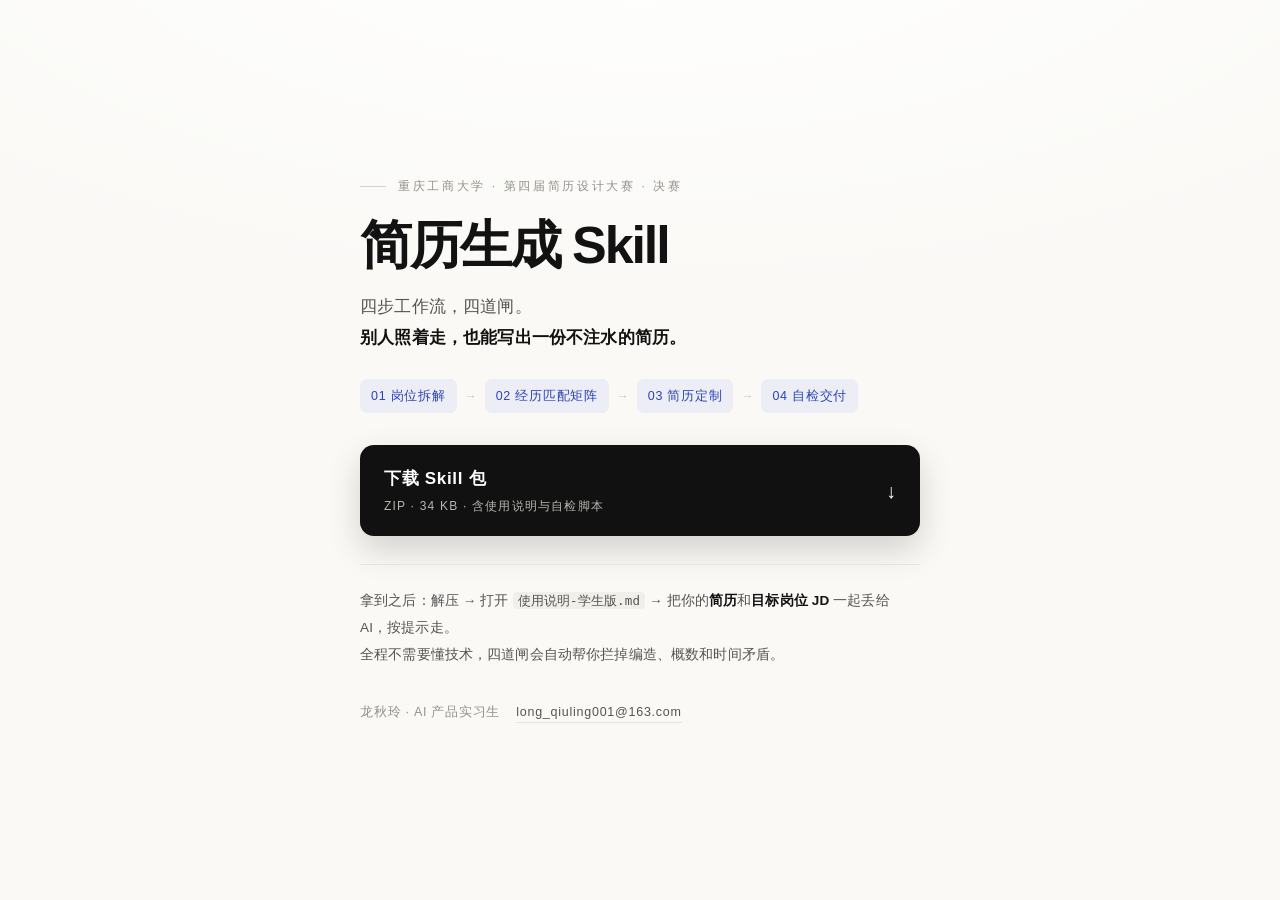
<file: defense/index.html>
<!DOCTYPE html>
<html lang="zh-CN">
<head>
<meta charset="UTF-8">
<meta name="viewport" content="width=device-width, initial-scale=1, viewport-fit=cover">
<title>简历生成 Skill · 龙秋玲</title>
<meta name="description" content="student-resume-builder：四步工作流 + 四道闸，一份不注水的简历是怎么被生产出来的。">
<meta property="og:title" content="简历生成 Skill">
<meta property="og:description" content="四步工作流，四道闸。别人照着走，也能写出一份不注水的简历。">
<style>
:root{
  --paper:#FAF9F6; --ink:#121212; --ink2:#545454; --ink3:#94918B;
  --line:#E7E4DE; --acc:#3B5BDB; --acc2:#2A46C4;
  --sans:"Noto Sans SC","PingFang SC","Microsoft YaHei UI","Microsoft YaHei",sans-serif;
  --mono:"Consolas","SF Mono",monospace;
}
*{margin:0;padding:0;box-sizing:border-box}
html{-webkit-text-size-adjust:100%}
body{
  background:var(--paper);color:var(--ink);font-family:var(--sans);line-height:1.6;
  -webkit-font-smoothing:antialiased;min-height:100vh;
  background-image:radial-gradient(120% 70% at 50% -10%,#fff 0%,rgba(255,255,255,0) 62%);
  display:flex;align-items:center;justify-content:center;
  padding:clamp(28px,8vw,72px) clamp(20px,6vw,40px);
}
.wrap{width:100%;max-width:560px}

.eyebrow{font-size:12px;letter-spacing:.22em;color:var(--ink3);display:flex;align-items:center;gap:12px}
.eyebrow::before{content:"";width:26px;height:1px;background:#D5D1C8}

h1{font-size:clamp(34px,8vw,52px);font-weight:800;letter-spacing:-.04em;line-height:1.12;margin:20px 0 16px}

.lede{font-size:clamp(15px,3.6vw,17px);color:var(--ink2);line-height:1.85;letter-spacing:.01em}
.lede b{color:var(--ink);font-weight:700}

.steps{display:flex;flex-wrap:wrap;gap:8px;margin:26px 0 0;align-items:center}
.steps span{
  font-size:12.5px;letter-spacing:.06em;color:#2B44B8;background:rgba(59,91,219,.07);
  border-radius:7px;padding:7px 11px;
}
.steps i{font-style:normal;color:#C9C5BD;font-size:12px}

.btn{
  display:flex;align-items:center;justify-content:space-between;gap:16px;text-decoration:none;
  margin-top:32px;background:#111;color:#fff;border-radius:14px;padding:20px 24px;
  transition:transform .35s cubic-bezier(.16,1,.3,1),box-shadow .35s;
  box-shadow:0 14px 34px rgba(0,0,0,.16);
}
.btn:hover{transform:translateY(-2px);box-shadow:0 20px 44px rgba(0,0,0,.22)}
.btn:active{transform:translateY(0)}
.btn .t{font-size:17px;font-weight:700;letter-spacing:.04em}
.btn .s{font-size:12px;color:#B9B6B0;letter-spacing:.1em;margin-top:4px}
.btn .arrow{font-size:20px;flex:0 0 auto}

.how{margin-top:28px;padding-top:22px;border-top:1px solid var(--line);
  font-size:13.5px;color:var(--ink2);line-height:2.0;letter-spacing:.01em}
.how b{color:var(--ink);font-weight:600}
.how code{font-family:var(--mono);font-size:12.5px;background:#F1EFEA;border-radius:4px;padding:1px 5px}

footer{margin-top:34px;font-size:12.5px;color:var(--ink3);letter-spacing:.06em;display:flex;flex-wrap:wrap;gap:6px 16px}
footer a{color:var(--ink2);text-decoration:none;border-bottom:1px solid var(--line)}
footer a:hover{color:var(--acc2);border-color:var(--acc2)}
</style>
</head>
<body>
<div class="wrap">

  <div class="eyebrow">重庆工商大学 · 第四届简历设计大赛 · 决赛</div>

  <h1>简历生成 Skill</h1>

  <p class="lede">
    四步工作流，四道闸。<br>
    <b>别人照着走，也能写出一份不注水的简历。</b>
  </p>

  <div class="steps">
    <span>01 岗位拆解</span><i>→</i>
    <span>02 经历匹配矩阵</span><i>→</i>
    <span>03 简历定制</span><i>→</i>
    <span>04 自检交付</span>
  </div>

  <a class="btn" href="./skill.zip" download>
    <div>
      <div class="t">下载 Skill 包</div>
      <div class="s">ZIP · 34 KB · 含使用说明与自检脚本</div>
    </div>
    <div class="arrow">↓</div>
  </a>

  <div class="how">
    拿到之后：解压 → 打开 <code>使用说明-学生版.md</code> → 把你的<b>简历</b>和<b>目标岗位 JD</b> 一起丢给 AI，按提示走。<br>
    全程不需要懂技术，四道闸会自动帮你拦掉编造、概数和时间矛盾。
  </div>

  <footer>
    <span>龙秋玲 · AI 产品实习生</span>
    <a href="mailto:long_qiuling001@163.com">long_qiuling001@163.com</a>
  </footer>

</div>
</body>
</html>
</file>
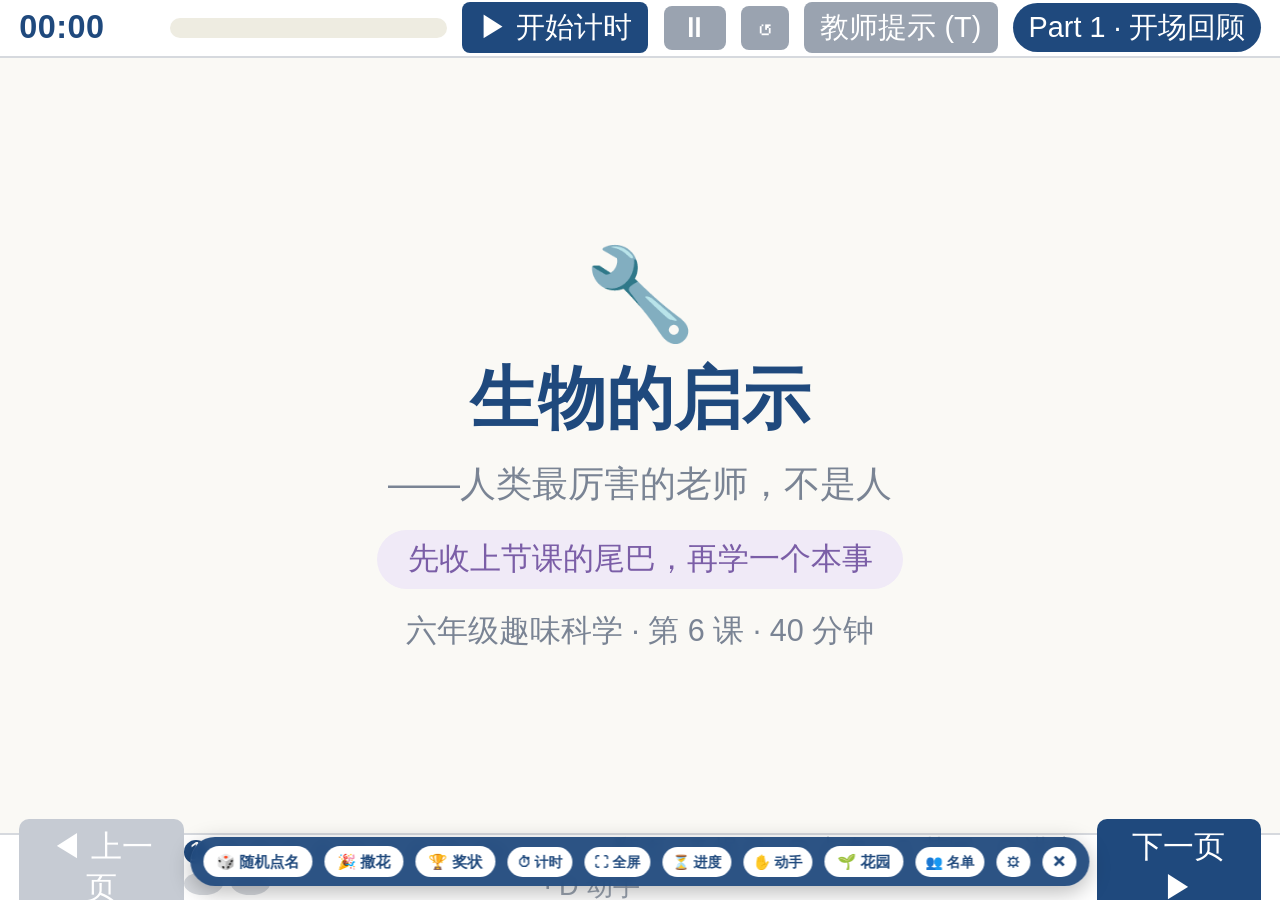
<file: kepu-lesson06.html>
<!DOCTYPE html>
<html lang="zh-CN">
<head>
<meta charset="UTF-8">
<meta name="viewport" content="width=device-width, initial-scale=1.0">
<title>六年级趣味科学 · 第六课（生物的启示）40分钟</title>
<style>
  :root{
    --navy:#1F497D;
    --green:#9BBB59;
    --green-light:#EFF5E3;
    --teal:#4BACC6;
    --teal-light:#E6F4F7;
    --orange:#F79646;
    --orange-light:#FDEEE0;
    --purple:#7B5EA7;
    --purple-light:#F0EAF7;
    --red:#C0504D;
    --red-light:#FBEAE9;
    --brown:#A9744F;
    --brown-light:#F3E7DC;
    --cream:#EEECE1;
    --paper:#FAF9F5;
    --card:#ffffff;
    --line:#D6D9DE;
    --ink:#26344A;
    --muted:#7A8494;
    --shadow:0 6px 22px rgba(31,73,125,.10);
  }
  *{box-sizing:border-box;margin:0;padding:0;}
  html,body{height:100%;}
  body{
    font-family:"Microsoft YaHei","PingFang SC","Hiragino Sans GB","Heiti SC",SimHei,"WenQuanYi Micro Hei",sans-serif;
    background:var(--paper);color:var(--ink);overflow:hidden;
  }

  /* ---------- 顶部计时器 ---------- */
  #topbar{
    position:fixed;left:0;right:0;top:0;height:6.4vh;z-index:100;
    background:#fff;border-bottom:2px solid var(--line);
    display:flex;align-items:center;gap:1.2vw;padding:0 1.5vw;
  }
  #clock{
    font-size:clamp(24px, 3.6vh, 52px);font-weight:bold;color:var(--navy);
    font-variant-numeric:tabular-nums;letter-spacing:.5px;min-width:15vh;
  }
  #clock.over{color:#C0504D;}
  #bar-wrap{flex:1;height:2.2vh;background:var(--cream);border-radius:999px;overflow:hidden;}
  #bar{height:100%;width:0;background:linear-gradient(90deg,var(--teal),var(--purple));transition:width 1s linear;}
  #bar.over{background:#C0504D;}
  #topbar button{
    font-size:3.2vh;padding:.6vh 1.3vw;border:none;border-radius:8px;
    background:var(--navy);color:#fff;cursor:pointer;font-family:inherit;
  }
  #topbar button.gray{background:#9AA3B0;}
  #topbar button#tipBtn.on{background:var(--orange);}
  #partTag{
    font-size:3.2vh;color:#fff;background:var(--navy);
    padding:.5vh 1.2vw;border-radius:999px;white-space:nowrap;
  }
  #partTag.p2{background:var(--teal);}
  #partTag.p3{background:var(--orange);}

  /* ---------- 页面框架 ---------- */
  .slide{
    position:absolute;top:6.4vh;left:0;right:0;bottom:7.4vh;
    display:none;flex-direction:column;padding:1.8vh 2.4vw 1vh;overflow-y:auto;scrollbar-width:none;
  }
  .slide.active{display:flex;animation:slideIn .4s ease;}
  .slide::-webkit-scrollbar{display:none;}
  @keyframes slideIn{from{opacity:0;transform:translateY(12px);}to{opacity:1;transform:none;}}
  .slide h1{font-size:clamp(36px, 6vh, 86px);color:var(--navy);margin-bottom:.6vh;}
  .slide h2{font-size:clamp(36px, 5vh, 72px);color:var(--navy);margin-bottom:1vh;}
  .slide h3{font-size:clamp(24px, 3.6vh, 52px);color:var(--navy);margin-bottom:.6vh;}
  .teacher-tip{
    font-size:3.2vh;color:#6B7480;background:#F4F5F7;line-height:1.5;
    border-left:6px solid var(--orange);
    padding:.8vh 1.2vw;border-radius:0 8px 8px 0;margin-bottom:1.2vh;
    display:none;
  }
  body.show-tips .teacher-tip{display:block;}
  .grow{flex:1;min-height:0;}

  /* ---------- 底部导航 ---------- */
  #navbar{
    position:fixed;left:0;right:0;bottom:0;height:7.4vh;
    background:#fff;border-top:2px solid var(--line);
    display:flex;align-items:center;justify-content:space-between;
    padding:0 1.5vw;z-index:99;
  }
  #navbar button{
    font-size:3.4vh;padding:.9vh 2vw;border:none;border-radius:10px;
    background:var(--navy);color:#fff;cursor:pointer;font-family:inherit;
  }
  #navbar button:disabled{background:#C6CBD3;cursor:default;}
  #navbar button:not(:disabled):hover{filter:brightness(1.1);}
  #dots{display:flex;gap:.6vw;align-items:center;flex-wrap:wrap;}
  #dots span{
    min-width:2.6vh;height:2.6vh;border-radius:50%;background:#D6D9DE;cursor:pointer;
    display:flex;align-items:center;justify-content:center;
    font-size:3vh;color:transparent;padding:0 .5vh;
  }
  #dots span.on{background:var(--navy);color:#fff;}
  #dots span.p2.on{background:var(--teal);}
  #dots span.p3.on{background:var(--orange);}
  #hint{font-size:3vh;color:#9AA3B0;}

  /* ---------- 封面 ---------- */
  #cover{align-items:center;justify-content:center;text-align:center;}
  #cover .big{font-size:clamp(48px, 10vh, 144px);line-height:1.15;}
  #cover h1{font-size:clamp(48px, 7.6vh, 109px);margin:.8vh 0;}
  #cover .sub{font-size:clamp(28px, 4vh, 58px);color:var(--muted);margin-top:.8vh;}
  #cover .badge{
    margin-top:2.4vh;font-size:clamp(24px, 3.4vh, 49px);color:var(--purple);
    background:var(--purple-light);padding:1vh 2.4vw;border-radius:999px;
  }
  #cover .meta{margin-top:1.6vh;font-size:clamp(24px, 3.4vh, 49px);color:var(--muted);line-height:1.7;}

  /* ---------- 通用卡片 ---------- */
  .card{
    background:var(--card);border:2px solid var(--line);border-radius:14px;
    padding:1.6vh 1.4vw;box-shadow:var(--shadow);
  }
  .row{display:flex;gap:1vw;}
  .grid2{display:grid;grid-template-columns:1fr 1fr;gap:1.2vh 1vw;}
  .grid3{display:grid;grid-template-columns:repeat(3,1fr);gap:1.2vh 1vw;}
  .say{font-size:clamp(24px, 3.4vh, 49px);color:var(--navy);line-height:1.5;}
  .btn{
    font-size:clamp(24px, 3.4vh, 49px);padding:.9vh 1.8vw;border:none;border-radius:10px;
    background:var(--navy);color:#fff;cursor:pointer;font-family:inherit;
  }
  .btn:hover{filter:brightness(1.1);}
  .btn.teal{background:var(--teal);}
  .btn.purple{background:var(--purple);}
  .btn.ghost{background:#fff;color:var(--navy);border:2px solid var(--line);}

  /* ---------- 色块级强调（重点不靠加粗） ---------- */
  .key-r{
    display:inline-block;background:var(--red);color:#fff;
    padding:.2vh .9vw;border-radius:8px;font-weight:bold;line-height:1.4;
  }
  .key-y{
    display:inline-block;background:#FFD24A;color:#1a1a1a;
    padding:.2vh .9vw;border-radius:8px;font-weight:bold;line-height:1.4;
  }
  .key-g{
    display:inline-block;background:var(--green);color:#fff;
    padding:.2vh .9vw;border-radius:8px;font-weight:bold;line-height:1.4;
  }

  /* ---------- 橙色提示框 ---------- */
  .safe-tip{
    margin-top:1vh;background:#FFF1E2;border:3px solid var(--orange);border-radius:12px;
    padding:1vh 1.4vw;font-size:clamp(24px, 3.4vh, 49px);line-height:1.5;color:#B45F0B;
  }
  .next-line{
    margin-top:.6vh;background:var(--teal-light);border-left:6px solid var(--teal);
    border-radius:0 12px 12px 0;padding:1vh 1.4vw;font-size:clamp(26px, 3.8vh, 55px);color:#2A7C92;line-height:1.5;
  }

  /* ---------- 第 2 页：荒漠化 ---------- */
  #tail .tailline{
    display:flex;align-items:center;gap:.8vw;flex-wrap:wrap;
    font-size:clamp(24px, 3.4vh, 49px);line-height:1.45;color:var(--muted);
  }
  .desert-fig{width:100%;max-height:30vh;display:block;margin:.4vh auto;}
  .chain4{display:flex;align-items:stretch;gap:.5vw;margin-top:.6vh;}
  .chain4 .c4{
    flex:1;background:var(--card);border:2px solid var(--line);border-radius:12px;
    padding:.7vh .8vw;font-size:clamp(24px, 3.1vh, 44px);line-height:1.35;
    box-shadow:var(--shadow);opacity:0;transform:translateY(10px);transition:all .3s ease;
  }
  .chain4 .c4.show{opacity:1;transform:none;}
  .chain4 .c4 .n{
    display:inline-flex;width:3.4vh;height:3.4vh;border-radius:50%;background:var(--brown);color:#fff;
    align-items:center;justify-content:center;font-weight:bold;font-size:clamp(24px, 2.9vh, 40px);
    margin-right:.4vw;vertical-align:middle;
  }
  .chain4 .arw{
    flex:none;display:flex;align-items:center;color:var(--brown);font-size:clamp(28px, 4vh, 56px);font-weight:900;
    opacity:0;transition:opacity .3s ease;
  }
  .chain4 .arw.show{opacity:1;}

  /* ---------- 第 3 页：什么是仿生 ---------- */
  .tri{display:grid;grid-template-columns:1fr auto 1fr auto 1fr;align-items:center;gap:.6vw;margin:.4vh 0;}
  .tri .tb{
    background:var(--card);border:3px solid var(--line);border-radius:16px;text-align:center;
    padding:1.2vh .8vw;box-shadow:var(--shadow);opacity:0;transform:translateY(12px);transition:all .35s ease;
  }
  .tri .tb.show{opacity:1;transform:none;}
  .tri .tb .te{font-size:clamp(32px, 5vh, 72px);line-height:1.1;}
  .tri .tb .tt{font-size:clamp(24px, 3.3vh, 48px);font-weight:bold;color:var(--navy);margin-top:.3vh;}
  .tri .tb .tx{font-size:clamp(24px, 3vh, 44px);color:var(--muted);line-height:1.35;}
  .tri .tb.b1{border-color:var(--orange);} .tri .tb.b1 .tt{color:#B45F0B;}
  .tri .tb.b2{border-color:var(--green);}  .tri .tb.b2 .tt{color:#4E6224;}
  .tri .tb.b3{border-color:var(--teal);}   .tri .tb.b3 .tt{color:#2A7C92;}
  .tri .tar{font-size:clamp(28px, 4vh, 56px);color:var(--red);font-weight:900;opacity:0;transition:opacity .3s;}
  .tri .tar.show{opacity:1;}

  /* ---------- 案例页：故事卡片 + 对比图 ---------- */
  .case-fig{width:100%;max-height:30vh;display:block;margin:.3vh auto;}
  .case-line{
    display:flex;align-items:flex-start;gap:1vw;background:var(--card);
    border:2px solid var(--line);border-left:8px solid var(--purple);border-radius:10px;
    padding:.8vh 1.2vw;margin-bottom:.8vh;font-size:clamp(24px, 3.2vh, 46px);line-height:1.45;
    box-shadow:var(--shadow);opacity:0;transform:translateX(-10px);transition:all .3s ease;
  }
  .case-line.show{opacity:1;transform:none;}
  .case-line .yr{
    flex:none;font-weight:900;color:var(--purple);font-size:clamp(24px, 3.2vh, 46px);
    min-width:8.5vh;
  }
  .case-line.hi{border-left-color:var(--red);background:var(--red-light);}
  .case-line.hi .yr{color:var(--red);}
  .do-now{
    margin-top:.6vh;background:var(--green-light);border:3px solid var(--green);border-radius:12px;
    padding:.8vh 1.2vw;font-size:clamp(24px, 3.4vh, 49px);line-height:1.45;color:#4E6224;
  }

  /* ---------- 第 7 页：辟谣时间轴 ---------- */
  .myth-q{
    background:var(--red-light);border:3px solid var(--red);border-radius:14px;
    padding:1vh 1.4vw;font-size:clamp(26px, 3.8vh, 55px);line-height:1.45;color:#8C3B38;
  }
  .tl{margin-top:.6vh;position:relative;padding-left:2.4vw;}
  .tl::before{
    content:"";position:absolute;left:.9vw;top:1vh;bottom:1vh;width:6px;border-radius:3px;background:var(--line);
  }
  .tl .ev{
    position:relative;margin-bottom:.7vh;background:var(--card);border:2px solid var(--line);
    border-radius:10px;padding:.6vh 1vw;font-size:clamp(24px, 3.1vh, 44px);line-height:1.35;
    box-shadow:var(--shadow);opacity:0;transform:translateX(-8px);transition:all .3s ease;
  }
  .tl .ev.show{opacity:1;transform:none;}
  .tl .ev::before{
    content:"";position:absolute;left:-1.72vw;top:50%;transform:translateY(-50%);
    width:2.2vh;height:2.2vh;border-radius:50%;background:var(--line);border:3px solid #fff;
  }
  .tl .ev.radar{border-color:var(--teal);background:var(--teal-light);}
  .tl .ev.radar::before{background:var(--teal);}
  .tl .ev.bat{border-color:var(--purple);background:var(--purple-light);}
  .tl .ev.bat::before{background:var(--purple);}
  .tl .ev .y{font-weight:900;margin-right:.8vw;}
  .tl .ev.radar .y{color:#2A7C92;}
  .tl .ev.bat .y{color:#4A2F70;}

  /* ---------- 第 8 页：三栏归纳 ---------- */
  .learn{
    background:var(--card);border:3px solid var(--line);border-radius:16px;text-align:center;
    padding:1.2vh .8vw;box-shadow:var(--shadow);opacity:0;transform:translateY(14px);transition:all .35s ease;
  }
  .learn.show{opacity:1;transform:none;}
  .learn .lh{
    display:inline-block;color:#fff;font-size:clamp(24px, 3.3vh, 48px);font-weight:bold;
    padding:.3vh 1.2vw;border-radius:999px;
  }
  .learn.l1{border-color:var(--teal);}   .learn.l1 .lh{background:var(--teal);}
  .learn.l2{border-color:var(--green);}  .learn.l2 .lh{background:var(--green);}
  .learn.l3{border-color:var(--orange);} .learn.l3 .lh{background:var(--orange);}
  .learn .le{font-size:clamp(32px, 4.6vh, 64px);line-height:1.2;margin-top:.4vh;}
  .learn .lx{font-size:clamp(24px, 3.2vh, 46px);color:var(--muted);line-height:1.4;}

  /* ---------- 第 9 页：动手 ---------- */
  .idea{
    background:var(--card);border:2px dashed var(--line);border-radius:12px;
    padding:.7vh .9vw;font-size:clamp(24px, 3.1vh, 44px);line-height:1.4;color:var(--muted);
  }
  .idea b{color:var(--navy);}
  #dsteps .step{margin-bottom:.7vh;}
  #obsBox{
    display:inline-flex;align-items:center;gap:.8vw;background:#E8EEF6;
    border-radius:999px;padding:.6vh 1.4vw;margin-top:.8vh;font-size:clamp(24px, 3.4vh, 49px);
  }
  #obsClock{font-size:clamp(28px, 4vh, 58px);font-weight:bold;color:var(--navy);font-variant-numeric:tabular-nums;}
  #obsBox.done #obsClock{color:var(--red);}

  /* ---------- 分步展示 ---------- */
  .step{
    display:flex;align-items:center;gap:1.2vw;background:var(--card);
    border:2px solid var(--line);border-radius:12px;padding:.9vh 1.2vw;margin-bottom:.8vh;
    font-size:clamp(24px, 3.6vh, 52px);line-height:1.5;box-shadow:var(--shadow);
    opacity:0;transform:translateY(12px);transition:all .35s ease;
  }
  .step.show{opacity:1;transform:none;}
  .step .s-n{
    flex:none;width:5.2vh;height:5.2vh;border-radius:50%;background:var(--navy);color:#fff;
    display:flex;align-items:center;justify-content:center;font-size:clamp(24px, 3.6vh, 52px);font-weight:bold;
  }
  .story-btnrow{display:flex;align-items:center;gap:.8vw;margin-top:1vh;}
  .story-btnrow .spacer{flex:1;}
  .big-say{
    margin-top:1.2vh;font-size:clamp(36px, 5.6vh, 81px);font-weight:900;color:var(--navy);
    line-height:1.45;text-align:center;
  }
  .read-aloud{
    margin-top:1.2vh;background:var(--orange-light);border:3px solid var(--orange);
    border-radius:14px;padding:1.2vh 1.5vw;font-size:clamp(28px, 4vh, 58px);font-weight:bold;color:#B45F0B;line-height:1.5;
  }
  .concl{
    margin-top:1vh;background:var(--green-light);border:3px solid var(--green);
    border-radius:14px;padding:1vh 1.4vw;font-size:clamp(26px, 3.8vh, 55px);font-weight:bold;
    color:#4E6224;text-align:center;line-height:1.5;
    opacity:0;transform:translateY(10px);transition:all .35s ease;
  }
  .concl.show{opacity:1;transform:none;}

  /* ---------- 过关挑战 · 一次只出一题 ---------- */
  .q-lab{
    font-size:clamp(24px,3.6vh,48px);color:var(--muted);font-weight:bold;margin-bottom:.8vh;
  }
  #quiz .q-item{display:none;}
  #quiz .q-item.on{display:block;animation:slideIn .35s ease;}
  .q-item .q-t{
    font-size:clamp(24px, 3.8vh, 55px);font-weight:bold;color:var(--navy);line-height:1.45;margin-bottom:1vh;
  }
  .q-opt{
    background:var(--card);border:2px solid var(--line);border-radius:12px;
    padding:1.1vh 1.4vw;margin-bottom:.8vh;font-size:clamp(24px, 3.4vh, 49px);line-height:1.45;
    cursor:pointer;transition:all .18s ease;box-shadow:var(--shadow);
  }
  .q-opt:hover{border-color:var(--teal);}
  .q-opt.right{background:var(--green-light);border-color:var(--green);font-weight:bold;color:#4E6224;}
  .q-opt.wrong{background:var(--red-light);border-color:var(--red);opacity:.6;}
  .q-why{margin-top:.7vh;font-size:clamp(24px, 3.4vh, 49px);color:var(--muted);line-height:1.5;display:none;}
  .q-why.show{display:block;}
  .q-nav{display:flex;align-items:center;gap:.8vw;margin-top:.6vh;}
  .q-nav .spacer{flex:1;}

  /* ---------- 结尾：保护老师 ---------- */
  #end .hug{
    background:var(--green-light);border:3px solid var(--green);border-radius:16px;
    padding:1.4vh 1.6vw;font-size:clamp(28px, 4.2vh, 61px);line-height:1.5;color:#4E6224;text-align:center;font-weight:bold;
  }
  #end .hug .big{display:block;font-size:clamp(32px, 5vh, 72px);margin-top:.4vh;}
  #end .quiet{
    margin-top:1vh;font-size:clamp(24px, 3.3vh, 48px);color:var(--muted);line-height:1.55;text-align:center;
  }

  /* ---------- 逻辑链 ---------- */
  #sum .flow{display:flex;flex-direction:column;gap:.1vh;min-height:0;}
  #sum .flow-item{
    display:flex;align-items:center;gap:1vw;background:var(--card);border-radius:12px;
    padding:.5vh 1vw;box-shadow:var(--shadow);border:2px solid var(--line);
    opacity:0;transform:translateY(10px);transition:all .3s ease;
  }
  #sum .flow-item.show{opacity:1;transform:none;}
  #sum .flow-item .fq{
    flex:none;background:var(--navy);color:#fff;border-radius:10px;
    padding:.4vh 1vw;font-size:clamp(24px, 3.6vh, 52px);font-weight:bold;min-width:14vh;text-align:center;
  }
  #sum .flow-item .fa{font-size:clamp(24px, 3.4vh, 49px);line-height:1.4;}
  #sum .flow-item .fa .why{font-size:clamp(24px, 3.4vh, 49px);color:var(--muted);margin-left:.6vw;}
  #sum .flow-arrow{text-align:center;font-size:2.6vh;color:var(--muted);line-height:1;opacity:0;transition:opacity .3s;}
  #sum .flow-arrow.show{opacity:1;}
  .flow-item:nth-child(1) .fq{background:var(--navy);}
  .flow-item:nth-child(3) .fq{background:var(--brown);}
  .flow-item:nth-child(5) .fq{background:var(--green);}
  .flow-item:nth-child(7) .fq{background:var(--teal);}
  .flow-item:nth-child(9) .fq{background:var(--purple);}
  .flow-item:nth-child(11) .fq{background:var(--orange);}
  #finalLine{
    margin-top:1vh;background:var(--green-light);border:3px solid var(--green);
    border-radius:14px;padding:1vh 1.4vw;text-align:center;
    font-size:clamp(32px, 4.4vh, 63px);font-weight:900;color:#4E6224;line-height:1.45;
    opacity:0;transform:scale(.9);transition:all .4s cubic-bezier(.2,1.4,.4,1);
  }
  #finalLine.show{opacity:1;transform:none;}
  #summaryGarden{
    margin-top:.8vh;padding:.9vh 1.2vw;text-align:center;background:var(--green-light);
    border:2px dashed var(--green);border-radius:12px;font-size:clamp(24px, 3.6vh, 52px);color:#4E6224;line-height:1.5;
    opacity:0;transition:opacity .4s ease;
  }
  #summaryGarden.show{opacity:1;}
  #summaryGarden button{
    font-size:clamp(24px, 3.4vh, 49px);padding:.6vh 1.6vw;margin-left:.6vw;border:none;border-radius:10px;
    background:var(--green);color:#fff;cursor:pointer;font-family:inherit;
  }

  /* ================= 中高屏（≤900px 高） ================= */
  @media (max-height:900px){
    #sum .flow-item{padding:.4vh .9vw;}
    #sum .flow-item .fq{min-width:12vh;padding:.3vh .9vw;font-size:clamp(24px, 3.2vh, 46px);}
    #sum .flow-item .fa{font-size:clamp(24px, 3.1vh, 44px);}
    #sum .flow-item .fa .why{font-size:clamp(24px, 3.1vh, 44px);}
    #finalLine{margin-top:.6vh;padding:.7vh 1.2vw;line-height:1.35;font-size:clamp(30px, 4vh, 56px);}
    #summaryGarden{margin-top:.5vh;padding:.6vh 1vw;font-size:clamp(24px, 3.2vh, 46px);}
    .desert-fig{max-height:26vh;}
    .case-fig{max-height:26vh;}
  }

  /* ================= 矮屏（≤700px 高，1024×576 学生端） ================= */
  @media (max-height:700px){
    /* 逻辑链 7 环：矮屏竖排出屏，改两列网格；箭头隐藏（徽章自带顺序） */
    #sum h2{margin-bottom:.1vh;font-size:clamp(26px, 3.3vh, 50px);}
    #sum .flow{display:grid;grid-template-columns:1fr 1fr;gap:.35vh .7vw;}
    #sum .flow-arrow{display:none;}
    #sum .flow-item{padding:.1vh .7vw;gap:.5vw;}
    #sum .flow-item .fq{min-width:8vh;padding:.1vh .6vw;font-size:clamp(24px, 2.8vh, 42px);}
    #sum .flow-item .fa{font-size:clamp(24px, 2.8vh, 40px);line-height:1.12;}
    #sum .flow-item .fa .why{font-size:clamp(24px, 2.8vh, 40px);margin-left:.4vw;}
    #finalLine{margin-top:.2vh;padding:.3vh 1vw;font-size:clamp(26px, 3.1vh, 46px);line-height:1.18;}
    #summaryGarden{margin-top:.15vh;padding:.1vh .8vw;border-width:2px;font-size:clamp(24px, 2.9vh, 44px);line-height:1.2;}
    #summaryGarden button{font-size:clamp(24px, 2.9vh, 42px);padding:.1vh 1.2vw;}

    /* 荒漠化页 */
    #tail h2{margin-bottom:.2vh;}
    .desert-fig{max-height:22vh;}
    #tail .tailline{font-size:clamp(24px, 3vh, 44px);}
    .chain4{gap:.35vw;margin-top:.3vh;}
    .chain4 .c4{padding:.3vh .6vw;font-size:clamp(24px, 2.8vh, 40px);line-height:1.25;}
    .chain4 .c4 .n{width:2.8vh;height:2.8vh;font-size:clamp(24px, 2.6vh, 36px);}
    .chain4 .arw{font-size:clamp(24px, 3vh, 44px);}
    .next-line{padding:.3vh 1vw;font-size:clamp(24px, 3vh, 44px);line-height:1.3;}

    /* 案例页 / 什么是仿生 */
    .case-fig{max-height:21vh;}
    .case-line{padding:.35vh .9vw;margin-bottom:.35vh;font-size:clamp(24px, 2.9vh, 42px);line-height:1.28;}
    .case-line .yr{font-size:clamp(24px, 2.9vh, 42px);min-width:7.5vh;}
    .do-now{padding:.35vh .9vw;font-size:clamp(24px, 2.9vh, 42px);line-height:1.3;}
    .tri .tb{padding:.5vh .6vw;}
    .tri .tb .te{font-size:clamp(26px, 3.4vh, 48px);}
    .tri .tb .tt{font-size:clamp(24px, 2.9vh, 42px);}
    .tri .tb .tx{font-size:clamp(24px, 2.7vh, 38px);line-height:1.25;}

    /* 辟谣时间轴 */
    .myth-q{padding:.5vh 1vw;font-size:clamp(24px, 3.1vh, 46px);line-height:1.3;}
    .tl .ev{padding:.3vh .8vw;margin-bottom:.35vh;font-size:clamp(24px, 2.8vh, 40px);line-height:1.25;}

    /* 三栏归纳 */
    .learn{padding:.5vh .6vw;}
    .learn .lh{font-size:clamp(24px, 2.9vh, 42px);}
    .learn .le{font-size:clamp(26px, 3.4vh, 48px);}
    .learn .lx{font-size:clamp(24px, 2.8vh, 40px);line-height:1.28;}

    /* 动手页 */
    .idea{padding:.35vh .7vw;font-size:clamp(24px, 2.8vh, 40px);line-height:1.28;}
    .step{padding:.35vh 1vw;margin-bottom:.4vh;font-size:clamp(24px, 3vh, 44px);line-height:1.3;}
    .step .s-n{width:4.2vh;height:4.2vh;font-size:clamp(24px, 3vh, 44px);}
    .story-btnrow{margin-top:.4vh;}
    #obsBox{margin-top:.4vh;padding:.3vh 1.2vw;}
    #obsClock{font-size:clamp(24px, 3.4vh, 48px);}
    .safe-tip{margin-top:.4vh;padding:.4vh 1vw;font-size:clamp(24px, 3vh, 44px);line-height:1.32;border-width:2px;}

    /* 结尾 */
    #end .hug{padding:.7vh 1.2vw;font-size:clamp(24px, 3.4vh, 48px);line-height:1.35;}
    #end .hug .big{font-size:clamp(26px, 3.8vh, 54px);}
    #end .quiet{font-size:clamp(24px, 3vh, 44px);line-height:1.35;}

    #cover .big{font-size:clamp(48px, 8vh, 110px);}
    .big-say{font-size:clamp(28px, 4.4vh, 64px);line-height:1.3;}
  }
</style>
</head>
<body>

<div id="topbar">
  <span id="clock">00:00</span>
  <div id="bar-wrap"><div id="bar"></div></div>
  <button id="tStart">▶ 开始计时</button>
  <button id="tPause" class="gray">⏸</button>
  <button id="tReset" class="gray">↺</button>
  <button id="tipBtn" class="gray">教师提示 (T)</button>
  <span id="partTag">Part 1 · 开场回顾</span>
</div>

<!-- ============ 1 封面 ============ -->
<section class="slide" id="cover" data-part="1" data-min="1">
  <div class="teacher-tip">开场就问：「上节课我们说兔子、蝗虫都吃草——那如果草被吃光了，会怎么样？」<b>别急着讲今天的新内容</b>，先把上节课那个尾巴收住。他们说「变沙漠」就对了，但那只说了一半，今天第一页要把中间那几步补上。</div>
  <div class="grow"></div>
  <div class="big">🔧</div>
  <h1>生物的启示</h1>
  <div class="sub">——人类最厉害的老师，不是人</div>
  <div class="badge">先收上节课的尾巴，再学一个本事</div>
  <div class="meta">六年级趣味科学 · 第 6 课 · 40 分钟</div>
  <div class="grow"></div>
</section>

<!-- ============ 2 接住尾巴：草没了会怎样 ============ -->
<section class="slide" id="tail" data-part="1" data-min="2">
  <div class="teacher-tip">这页是<b>补上节课的机制</b>，不是新单元。他们上节课已经说出了「草没了会变荒漠」这个结果，但不知道中间的步骤——把 4 步点出来，他们会有「哦原来是这样」的感觉。<b>红框那句必须讲</b>：荒漠化不是沙漠变多，是本该长草的地方退化了。最后一句是转场，别漏。</div>
  <h2>🌾 先接上节课：草被吃光了，会怎样？</h2>
  <div class="tailline">兔子吃草，蝗虫也吃草 —— 如果草被吃光了？<b style="color:var(--red);">（他们说：会变沙漠）</b></div>

  <svg class="desert-fig" viewBox="0 0 900 250" xmlns="http://www.w3.org/2000/svg" role="img" aria-label="有草的地和有草被吃光后的地面对比">
    <defs>
      <marker id="windar" viewBox="0 0 10 10" refX="9" refY="5" markerWidth="6" markerHeight="6" orient="auto">
        <path d="M0,0 L10,5 L0,10 z" fill="#B0805A"/>
      </marker>
    </defs>
    <!-- 左：有草 -->
    <rect x="40" y="150" width="360" height="70" rx="6" fill="#8B6244"/>
    <rect x="40" y="150" width="360" height="12" rx="4" fill="#6E4A32"/>
    <!-- 根系网 -->
    <g stroke="#C9A227" stroke-width="4" fill="none" stroke-linecap="round">
      <path d="M120,155 L120,205"/>
      <path d="M120,168 L96,196"/> <path d="M120,168 L146,196"/>
      <path d="M180,155 L180,205"/>
      <path d="M180,170 L156,200"/> <path d="M180,170 L206,200"/>
      <path d="M240,155 L240,202"/>
      <path d="M240,172 L216,198"/> <path d="M240,172 L266,198"/>
      <path d="M96,196 L146,196"/> <path d="M156,200 L206,200"/> <path d="M216,198 L266,198"/>
    </g>
    <!-- 草 -->
    <g stroke="#6FA83C" stroke-width="7" fill="none" stroke-linecap="round">
      <path d="M120,152 L112,110"/> <path d="M120,152 L128,104"/> <path d="M120,152 L120,116"/>
      <path d="M180,152 L172,106"/> <path d="M180,152 L188,112"/> <path d="M180,152 L180,118"/>
      <path d="M240,152 L232,112"/> <path d="M240,152 L248,108"/> <path d="M240,152 L240,120"/>
    </g>
    <text x="220" y="60" text-anchor="middle" font-size="28" fill="#4E6224" font-weight="bold">草的根像一张网，抓住土</text>
    <text x="220" y="240" text-anchor="middle" font-size="24" fill="#F3E7DC">✅ 有草的地</text>

    <!-- 右：草没了 -->
    <rect x="500" y="150" width="360" height="70" rx="6" fill="#C9A88C"/>
    <rect x="500" y="150" width="360" height="12" rx="4" fill="#A98363"/>
    <!-- 裂缝 -->
    <g stroke="#8C6A4D" stroke-width="4" fill="none" stroke-linecap="round">
      <path d="M560,166 L568,198"/> <path d="M640,166 L630,200"/> <path d="M720,166 L732,196"/>
      <path d="M800,166 L790,200"/>
    </g>
    <!-- 风 -->
    <g stroke="#B0805A" stroke-width="5" fill="none" stroke-linecap="round" marker-end="url(#windar)">
      <path d="M470,96 L700,96"/>
      <path d="M470,120 L740,120"/>
    </g>
    <!-- 扬起的沙 -->
    <g fill="#B99A7C">
      <circle cx="700" cy="80" r="6"/> <circle cx="745" cy="72" r="5"/>
      <circle cx="790" cy="84" r="7"/> <circle cx="836" cy="70" r="5"/>
      <circle cx="770" cy="58" r="4"/>
    </g>
    <text x="700" y="196" text-anchor="middle" font-size="28" fill="#7A4F33" font-weight="bold">土松了，被吹走</text>
    <text x="680" y="240" text-anchor="middle" font-size="24" fill="#7A4F33">❌ 草被吃光以后</text>
  </svg>

  <div class="chain4" id="chain4">
    <div class="c4"><span class="n">1</span>草的根抓住土</div>
    <div class="arw">→</div>
    <div class="c4"><span class="n">2</span>草没了，土就松了</div>
    <div class="arw">→</div>
    <div class="c4"><span class="n">3</span>风吹走沙，水冲走土</div>
    <div class="arw">→</div>
    <div class="c4"><span class="n">4</span>日子久了，变成荒漠</div>
  </div>

  <div class="next-line" style="margin-top:.8vh;">⚠️ <span class="key-r">荒漠化 ≠ 沙漠变多</span>　是本该长草的地方，一点点退化了</div>
  <div class="next-line" style="margin-top:.5vh;background:var(--purple-light);border-left-color:var(--purple);color:#4A2F70;">那今天我们换个方向 —— 生物不只是要保护的对象，它们还是我们的<b>老师</b>。</div>
</section>

<!-- ============ 3 什么是仿生 ============ -->
<section class="slide" id="what" data-part="2" data-min="2">
  <div class="teacher-tip">三步走，别一次全出。先说「人类遇到难题会想办法」，再问「除了自己想，还能问谁？」——这个问题留 5 秒。他们答不上来就指窗外的树、地上的蚂蚁。第 3 步出来以后，金句让全班念一遍。</div>
  <h2>🤔 人类遇到难题，除了自己想，还能问谁？</h2>
  <div class="tri" id="triRow">
    <div class="tb b1"><div class="te">🧑</div><div class="tt">遇到麻烦</div><div class="tx">想把东西粘住，<br>又不想用针线</div></div>
    <div class="tar" id="tar1">→</div>
    <div class="tb b2"><div class="te">🌿</div><div class="tt">看生物怎么做</div><div class="tx">苍耳身上全是小钩子，<br>钩住动物的毛</div></div>
    <div class="tar" id="tar2">→</div>
    <div class="tb b3"><div class="te">🔧</div><div class="tt">学过来用</div><div class="tx">做一片小钩子 +<br>一片小毛圈 = 魔术贴</div></div>
  </div>
  <div class="story-btnrow">
    <button class="btn teal" id="tNext" onclick="tNextStep()">下一步 ▶</button>
    <button class="btn ghost" onclick="tAll()">一次全出</button>
    <button class="btn ghost" onclick="tReset()">↺ 重来</button>
    <div class="spacer"></div>
  </div>
  <div class="big-say" id="wSay" style="opacity:0;transition:opacity .4s ease;">
    仿生 = 向生物<span class="key-y">借一个答案</span>
  </div>
</section>

<!-- ============ 4 苍耳 → 魔术贴 ============ -->
<section class="slide" id="case1" data-part="2" data-min="5">
  <div class="teacher-tip"><b>这节课的绝杀案例，别赶。</b>讲完第 2 步让他们低头看自己的鞋——很多人鞋上就是魔术贴，摸一下那个「刺啦」响的地方。<b>重点落在第 4 步的红字</b>：不是「看起来像」，是真的学了那对小钩子。这是仿生和「看着像就瞎模仿」的分界线。</div>
  <h2>🧲 你脚上就有一个仿生发明</h2>
  <svg class="case-fig" viewBox="0 0 900 250" xmlns="http://www.w3.org/2000/svg" role="img" aria-label="苍耳的小钩子钩住毛圈，魔术贴的两片结构">
    <!-- 左：苍耳 -->
    <g>
      <ellipse cx="180" cy="120" rx="62" ry="56" fill="#8B7B4F"/>
      <g stroke="#6B5C35" stroke-width="5" stroke-linecap="round">
        <path d="M180,64 L180,40"/><path d="M148,72 L132,52"/><path d="M212,72 L228,52"/>
        <path d="M130,104 L106,96"/><path d="M230,104 L254,96"/>
        <path d="M134,146 L110,158"/><path d="M226,146 L250,158"/>
        <path d="M162,168 L150,190"/><path d="M198,168 L210,190"/>
        <path d="M180,176 L180,200"/>
      </g>
      <g fill="none" stroke="#4A3F22" stroke-width="4" stroke-linecap="round">
        <path d="M180,40 q10,-14 20,-4"/><path d="M132,52 q-2,-16 12,-14"/>
        <path d="M228,52 q14,-8 16,6"/><path d="M106,96 q-16,2 -14,14"/>
        <path d="M254,96 q14,4 10,16"/><path d="M110,158 q-14,8 -6,18"/>
        <path d="M250,158 q14,4 10,16"/><path d="M150,190 q-8,14 6,16"/>
        <path d="M210,190 q10,12 -2,16"/>
      </g>
      <text x="180" y="236" text-anchor="middle" font-size="26" fill="#4A3F22" font-weight="bold">苍耳：全身都是小钩子</text>
    </g>
    <!-- 中：箭头 -->
    <text x="330" y="130" text-anchor="middle" font-size="54" fill="#C0504D" font-weight="900">→</text>
    <text x="330" y="166" text-anchor="middle" font-size="26" fill="#7A8494">学结构</text>
    <!-- 右：魔术贴 -->
    <g>
      <rect x="410" y="70" width="420" height="34" rx="6" fill="#4BACC6"/>
      <g stroke="#2A7C92" stroke-width="5" fill="none" stroke-linecap="round">
        <path d="M432,104 q0,20 14,20 q14,0 14,-20"/>
        <path d="M486,104 q0,20 14,20 q14,0 14,-20"/>
        <path d="M540,104 q0,20 14,20 q14,0 14,-20"/>
        <path d="M594,104 q0,20 14,20 q14,0 14,-20"/>
        <path d="M648,104 q0,20 14,20 q14,0 14,-20"/>
        <path d="M702,104 q0,20 14,20 q14,0 14,-20"/>
        <path d="M756,104 q0,20 14,20 q14,0 14,-20"/>
      </g>
      <rect x="410" y="152" width="420" height="34" rx="6" fill="#F79646"/>
      <g stroke="#B45F0B" stroke-width="5" fill="none" stroke-linecap="round">
        <path d="M440,152 L440,128"/><path d="M494,152 L494,128"/><path d="M548,152 L548,128"/>
        <path d="M602,152 L602,128"/><path d="M656,152 L656,128"/><path d="M710,152 L710,128"/>
        <path d="M764,152 L764,128"/>
      </g>
      <text x="620" y="224" text-anchor="middle" font-size="26" fill="#2A7C92" font-weight="bold">魔术贴：一片钩子 + 一片毛圈</text>
    </g>
  </svg>

  <div id="caseSteps">
    <div class="case-line"><div class="yr">1941</div><div>瑞士工程师<b>德·梅斯特拉尔</b>带狗打猎回来，发现裤子和狗毛上粘满了苍耳，怎么也弄不掉。</div></div>
    <div class="case-line"><div class="yr">🔬</div><div>他把苍耳放到显微镜下一看 —— 上面全是<b>小钩子</b>，钩住了衣服和毛上的<b>小毛圈</b>。</div></div>
    <div class="case-line"><div class="yr">🧵</div><div>于是他做了两片布：一片全是小钩子，一片全是小毛圈。一按就粘住，一撕就开。</div></div>
    <div class="case-line hi"><div class="yr">1955</div><div>魔术贴拿到专利。名字 <b>Velcro</b> = 法语「天鹅绒」+「钩子」。他前后花了 <b>14 年</b>。</div></div>
  </div>
  <div class="story-btnrow">
    <button class="btn teal" id="c1Next" onclick="c1NextStep()">下一步 ▶</button>
    <button class="btn ghost" onclick="c1All()">一次全出</button>
    <button class="btn ghost" onclick="c1Reset()">↺ 重来</button>
    <div class="spacer"></div>
  </div>
  <div class="do-now" id="c1Do" style="opacity:0;transition:opacity .4s ease;">
    👟 <b>现在低头看看你的鞋</b>（或书包、笔袋）—— 找到那个「刺啦」一撕就开的地方，摸一下。<span class="key-r">你身上带着一个仿生发明</span>
  </div>
</section>

<!-- ============ 5 鸟 → 飞机 ============ -->
<section class="slide" id="case2" data-part="2" data-min="3">
  <div class="teacher-tip">这页的重点<b>不是「飞机像鸟」</b>，是「仿生不是照抄」。先讲早期有人做一对大翅膀扇——结果摔了。真正突破是<b>看懂了翅膀的形状</b>。升力讲一句就够：上面弯、下面平，空气从上面走得更快，压力小，就把翅膀托起来了。别讲伯努利方程。</div>
  <h2>✈️ 飞机能飞，是因为「照着鸟做」吗？</h2>
  <div class="grid2" style="margin-top:.2vh;">
    <div class="card" style="border-color:var(--red);background:var(--red-light);">
      <h3 style="color:#8C3B38;">❌ 早期的人这么干</h3>
      <div class="say" style="color:#8C3B38;">给自己绑上一对大翅膀，<b>使劲扇</b>——<br>结果一个也没飞起来，还摔伤了不少人。</div>
    </div>
    <div class="card" style="border-color:var(--green);background:var(--green-light);">
      <h3 style="color:#4E6224;">✅ 后来的人换了思路</h3>
      <div class="say" style="color:#4E6224;">不扇了。<b>先看懂鸟的翅膀是什么形状</b>，<br>再想「这个形状为什么能托住身体」。</div>
    </div>
  </div>
  <div class="next-line" style="margin-top:1vh;">
    鸟的翅膀<span class="key-y">上面是弯的，下面是平的</span>　→　空气从上面走得更快，压力变小 → 翅膀被「托」起来
  </div>
  <div class="concl show" style="background:var(--purple-light);border-color:var(--purple);color:#4A2F70;">
    仿生不是照抄，是<span class="key-r">看懂原理</span>
  </div>
  <div class="say" style="margin-top:.8vh;color:var(--muted);">🔎 小彩蛋：现在很多飞机翅膀尖上翘起来的那一小块，是学<b>老鹰翅尖的羽毛</b>——能省油。</div>
</section>

<!-- ============ 6 鲸 → 轮船 ============ -->
<section class="slide" id="case3" data-part="2" data-min="2">
  <div class="teacher-tip">这页最短，一句话讲完就行：<b>形状也是学问</b>。可以问「为什么鱼和鲸长得都像鱼？」——因为它们都要在水里跑，谁形状不对谁费劲。这就是「形状是被水逼出来的答案」。</div>
  <h2>🐋 为什么轮船的头是圆的？</h2>
  <div class="row" style="margin-top:.2vh;">
    <div class="card" style="flex:1;border-color:var(--red);background:var(--red-light);">
      <h3 style="color:#8C3B38;">以前的船</h3>
      <div class="say" style="color:#8C3B38;">船头<b>方方的、平平的</b><br>水迎头撞上来 → 又慢又费油</div>
    </div>
    <div class="card" style="flex:1;border-color:var(--teal);background:var(--teal-light);">
      <h3 style="color:#2A7C92;">鲸和鱼的身体</h3>
      <div class="say" style="color:#2A7C92;"><b>头圆、身子滑、尾巴尖</b><br>水从身边滑过去 → 阻力小</div>
    </div>
    <div class="card" style="flex:1;border-color:var(--green);background:var(--green-light);">
      <h3 style="color:#4E6224;">现在的轮船</h3>
      <div class="say" style="color:#4E6224;">照着改成<b>流线型</b><br>跑得更快，还省燃料</div>
    </div>
  </div>
  <div class="big-say" style="margin-top:1.2vh;">
    连<span class="key-y">形状</span>，都是可以借的
  </div>
</section>

<!-- ============ 7 蝙蝠和雷达：被讲错的故事 ============ -->
<section class="slide" id="myth" data-part="3" data-min="3">
  <div class="teacher-tip"><b>这页是全课最有价值的一页，但也是最需要你把住的一页。</b>人教版四年级课文《蝙蝠和雷达》说「人类模仿蝙蝠发明了雷达」——<b>这是错的</b>，中科院声学所专门辟过谣：雷达比「发现蝙蝠用超声波」还早。别用「课本骗人」这种说法，用「以前的人弄错了，后来科学家查清楚了」。<b>结尾那句「真的吗」是本课的魂</b>，一定要慢。</div>
  <h2>🦇 你们学过《蝙蝠和雷达》吗？</h2>
  <div class="myth-q">课文说：人类<b>模仿蝙蝠</b>发明了雷达。<br><span style="font-size:max(24px, .85em);">……这个说法，其实是错的。</span></div>

  <div class="tl" id="tlBox" style="margin-top:.6vh;">
    <div class="ev radar"><span class="y">1886</span>德国物理学家赫兹证实了电磁波的存在</div>
    <div class="ev radar"><span class="y">1935</span>英国造出<b>第一部雷达</b>——这时候还没人知道蝙蝠会发超声波</div>
    <div class="ev bat"><span class="y">1938</span>美国学生格里芬才开始研究蝙蝠</div>
    <div class="ev bat"><span class="y">1944</span>他才把这种本领命名为<b>「回声定位」</b></div>
  </div>
  <div class="story-btnrow">
    <button class="btn purple" id="myNext" onclick="myNextStep()">下一步 ▶</button>
    <button class="btn ghost" onclick="myAll()">一次全出</button>
    <div class="spacer"></div>
  </div>
  <div class="concl" id="myConcl">
    雷达比「发现蝙蝠用超声波」还早 <b style="color:var(--red);">9 年</b>。<br>
    它们不是「谁学谁」，是<span class="key-g">同一个思路，两条各自独立的路</span>
  </div>
  <div class="next-line" id="myTurn" style="opacity:0;transition:opacity .4s ease;margin-top:.6vh;">
    🔍 所以科学家最厉害的本事，不是记答案 —— 是永远多问一句：<span class="key-y">「真的吗？」</span>
  </div>
</section>

<!-- ============ 8 三栏归纳 ============ -->
<section class="slide" id="three" data-part="3" data-min="3">
  <div class="teacher-tip">让学生自己归类：「魔术贴学的是形状还是结构？」——让他们说，别替他们答。三栏出齐后，<b>金句全班念</b>：「生物用几亿年试出来的答案，我们借过来用。」这一句是整节课的落点。</div>
  <h2>🧩 仿生，到底在学什么？</h2>
  <div class="grid3" id="learnGrid" style="margin-top:.4vh;">
    <div class="learn l1"><div class="lh">学形状</div><div class="le">🐋 → 🚢</div><div class="lx">鲸的流线型<br>→ 轮船不再方头</div></div>
    <div class="learn l2"><div class="lh">学结构</div><div class="le">🌿 → 🧲</div><div class="lx">苍耳的小钩子<br>→ 魔术贴的钩与圈</div></div>
    <div class="learn l3"><div class="lh">学原理</div><div class="le">🦅 → ✈️</div><div class="lx">翅膀为什么能托住身体<br>→ 机翼的弯度</div></div>
  </div>
  <div class="big-say" id="threeSay" style="opacity:0;transition:opacity .4s ease;margin-top:1.4vh;">
    生物用<span class="key-y">几亿年</span>试出来的答案，我们借过来用
  </div>
</section>

<!-- ============ 9 动手 ============ -->
<section class="slide" id="do" data-part="3" data-min="6">
  <div class="teacher-tip"><b>这节课的核心动手，时间再紧也要保。</b>纸笔任务，线上完全做得了。三个引子只用来「救场」——有人卡住就念一个，别一开始全给，否则全班会照抄同一句。<b>念作品时挑一个「不完美」的</b>，全班一起帮他改，改的过程就是学的过程。</div>
  <h2>💡 现在换你来：向生物借一个答案</h2>
  <div class="grid3" style="margin-bottom:.8vh;">
    <div class="idea">☔ <b>书包总被淋湿</b><br>→ 荷叶为什么不沾水？</div>
    <div class="idea">🧹 <b>擦黑板全是灰</b><br>→ 哪种生物身上不沾灰？</div>
    <div class="idea">🧗 <b>搬东西上楼梯很累</b><br>→ 壁虎怎么贴着墙走？</div>
  </div>
  <div id="dsteps">
    <div class="step"><div class="s-n">1</div><div>写下你身边的一个<b>小麻烦</b>（越具体越好）</div></div>
    <div class="step"><div class="s-n">2</div><div>想一想：<b>哪种生物</b>遇到过同样的麻烦？它怎么解决的？</div></div>
    <div class="step"><div class="s-n">3</div><div>画出或写出你的<b>小发明</b>：它长什么样？</div></div>
  </div>
  <div class="story-btnrow">
    <button class="btn teal" id="dNext" onclick="dNextStep()">下一步 ▶</button>
    <button class="btn ghost" onclick="dAll()">一次全出</button>
    <button class="btn ghost" onclick="dReset()">↺ 重来</button>
    <div class="spacer"></div>
    <button class="btn purple" onclick="startObs()">⏱ 计时 5 分钟</button>
  </div>
  <div id="obsBox"><span>⏱</span><span id="obsClock">05:00</span></div>
  <div class="safe-tip">📢 <b>线上怎么做</b>：写好以后<b>举手</b>，老师请一位同学念，全班一起帮他想。想得不完美没关系 —— 真正的发明，一开始都不完美。没带纸笔就和同桌合用一张。</div>
</section>

<!-- ============ 10 过关挑战 ============ -->
<section class="slide" id="quiz" data-part="3" data-min="4">
  <div class="teacher-tip">一次只出一题。<b>第 2 题是重点</b>：彩虹→彩灯只是「颜色像」，没学结构也没学原理，所以不算仿生。这题用来分清「看着像」和「真的学了」。答错别批评，正确答案会自动亮出来。</div>
  <h2>🎯 过关挑战：3 道题</h2>
  <div class="q-lab" id="qLab">第 1 题 / 共 3 题</div>

  <div class="q-item on">
    <div class="q-t">1. 苍耳能粘在衣服上，靠的是什么？</div>
    <div class="q-opt" onclick="answer(this,false,'苍耳没有粘胶，它是靠<b>钩子</b>钩住的 —— 这就是魔术贴学的东西。')">A. 它身上有粘胶</div>
    <div class="q-opt" onclick="answer(this,false,'正好反过来：是苍耳<b>钩住</b>衣服，不是衣服抓住它。')">B. 衣服上有吸铁石</div>
    <div class="q-opt" data-ok="1" onclick="answer(this,true,'对！苍耳上全是<b>小钩子</b>，钩住了衣服和毛发上的小毛圈 —— 魔术贴就是照这个做的。')">C. 它身上有小钩子，钩住了毛圈</div>
    <div class="q-why"></div>
  </div>

  <div class="q-item">
    <div class="q-t">2. 下面哪一个，<b>不算</b>仿生？</div>
    <div class="q-opt" data-ok="1" onclick="answer(this,true,'对！彩虹有七种颜色，彩灯也有七种颜色 —— 但那只是<b>颜色像</b>，没有学结构，也没有学原理。')">A. 彩虹 → 彩色灯泡</div>
    <div class="q-opt" onclick="answer(this,false,'这是仿生：学了鲸和鱼的<b>流线型</b>，属于「学形状」。')">B. 鲸 → 轮船的流线型</div>
    <div class="q-opt" onclick="answer(this,false,'这是仿生：学了鸟翅膀的<b>形状为什么能托住身体</b>，属于「学原理」。')">C. 鸟 → 飞机的机翼</div>
    <div class="q-why"></div>
  </div>

  <div class="q-item">
    <div class="q-t">3. 做仿生发明，最关键的一步是什么？</div>
    <div class="q-opt" onclick="answer(this,false,'长得像不代表有用 —— 早期的人绑上大翅膀扇，一个也没飞起来。')">A. 做得越像生物越好</div>
    <div class="q-opt" data-ok="1" onclick="answer(this,true,'对！先<b>看懂它是怎么做到的</b>，再想办法用人类的材料做出来 —— 这才是仿生。')">B. 先看懂生物是怎么做到的</div>
    <div class="q-opt" onclick="answer(this,false,'抄下来能用一次，但换个场合就不行了。真正管用的是搞懂它为什么能行。')">C. 把生物的样子原样抄下来</div>
    <div class="q-why"></div>
  </div>

  <div class="q-nav">
    <button class="btn ghost" id="qPrevBtn" onclick="qPrev()">◀ 上一题</button>
    <div class="spacer"></div>
    <button class="btn teal" id="qNextBtn" onclick="qNext()">下一题 ▶</button>
  </div>
</section>

<!-- ============ 11 结尾：保护老师 ============ -->
<section class="slide" id="end" data-part="3" data-min="2">
  <div class="teacher-tip">这页是<b>把上节课的荒漠化扣回来</b>，全课收口。<b>慢一点，别喊。</b>念完金句停 3 秒，再开花园。撒花给今天举手分享发明的同学。</div>
  <h2>🌱 回到上节课那张网</h2>
  <div class="say" style="margin-bottom:.8vh;">魔术贴、飞机、轮船、雷达 —— 这些本事，全都是生物教我们的。</div>
  <div class="say" style="margin-bottom:.8vh;">可如果上节课那片草原，真的变成了荒漠呢？</div>
  <div class="say" style="color:var(--muted);margin-bottom:1vh;">我们失去的不只是草，也不只是兔子和蝗虫 ——<br>还有草里那些，<b>我们还没来得及看懂的答案</b>。</div>
  <div class="hug">
    保护生物，不只是保护它们
    <span class="big">也是保护我们的老师</span>
  </div>
  <div class="quiet" style="margin-top:.8vh;">（这句话，今天请全班一起念一遍）</div>
</section>

<!-- ============ 12 逻辑链 ============ -->
<section class="slide" id="sum" data-part="3" data-min="2">
  <div class="teacher-tip">7 环会自动播放。念完齐读，开花园撒花。最后布置一句：下节课我们去看<b>蚂蚁和蜜蜂</b>——蚂蚁那么小，为什么能搬动比自己大几十倍的东西？它们没有队长喊口令，又是怎么排好队的？</div>
  <h2>🧭 从头串一遍：今天我是怎么想明白的</h2>
  <div id="flow">
    <div class="flow-item"><div class="fq">🍄 回顾</div><div class="fa">草被吃光 → 土松了 → 风吹水冲 → 变成荒漠<span class="why">→ 生物之间是连着的，拽断一环整张网都受影响</span></div></div>
    <div class="flow-arrow">↓</div>
    <div class="flow-item"><div class="fq">❓ 问题</div><div class="fa">人类遇到难题，除了自己想，还能问谁？<span class="why">→ 可以问生物</span></div></div>
    <div class="flow-arrow">↓</div>
    <div class="flow-item"><div class="fq">🌿 发现</div><div class="fa">苍耳身上全是小钩子 → 魔术贴就是这么来的<span class="why">→ 原来我鞋子上就有一个仿生发明</span></div></div>
    <div class="flow-arrow">↓</div>
    <div class="flow-item"><div class="fq">🔍 看懂</div><div class="fa">不是照着长得像，是看懂它为什么能行<span class="why">→ 光绑一对大翅膀，是飞不起来的</span></div></div>
    <div class="flow-arrow">↓</div>
    <div class="flow-item"><div class="fq">🦇 追问</div><div class="fa">课本说「模仿蝙蝠发明雷达」，其实是错的<span class="why">→ 科学家最厉害的本事，是多问一句「真的吗」</span></div></div>
    <div class="flow-arrow">↓</div>
    <div class="flow-item"><div class="fq">💡 应用</div><div class="fa">找一个身边的麻烦，向生物借一个答案<span class="why">→ 形状能借，结构能借，原理也能借</span></div></div>
    <div class="flow-arrow">↓</div>
    <div class="flow-item"><div class="fq">🌱 收束</div><div class="fa">保护生物，也是保护我们的老师<span class="why">→ 少拽断一根线，就多留一个答案</span></div></div>
  </div>
  <div id="finalLine">生物用<span style="background:#FFD24A;color:#1a1a1a;padding:0 .8vw;border-radius:8px;">几亿年</span>试出来的答案<br>——我们借过来用</div>
  <div id="summaryGarden"><button onclick="openGarden()">打开花园 🌱</button></div>
</section>

<div id="navbar">
  <button id="prevBtn">◀ 上一页</button>
  <div id="dots"></div>
  <div style="display:flex;align-items:center;gap:1vw;">
    <span id="hint">← → 翻页 · T 提示 · R 点名 · G 花园 · P 进度 · D 动手</span>
    <button id="nextBtn">下一页 ▶</button>
  </div>
</div>

<script>
/* ================= 翻页 ================= */
const slides = [...document.querySelectorAll('.slide')];
const dotsBox = document.getElementById('dots');
let cur = 0;
slides.forEach((s,i)=>{
  const d = document.createElement('span');
  d.textContent = i+1;
  d.title = s.dataset.min + ' 分钟';
  d.className = 'p'+s.dataset.part;
  d.addEventListener('click',()=>go(i));
  dotsBox.appendChild(d);
});

const partTag = document.getElementById('partTag');
function go(i){
  cur = Math.max(0, Math.min(slides.length-1, i));
  slides.forEach((s,j)=>s.classList.toggle('active', j===cur));
  [...dotsBox.children].forEach((d,j)=>d.classList.toggle('on', j===cur));
  document.getElementById('prevBtn').disabled = cur===0;
  document.getElementById('nextBtn').disabled = cur===slides.length-1;
  const p = slides[cur].dataset.part;
  partTag.textContent = p==='1' ? 'Part 1 · 开场回顾' : (p==='2' ? 'Part 2 · 探究新知' : 'Part 3 · 练习总结');
  partTag.className = 'p'+p;
  if(slides[cur].id==='tail' && typeof tailPlay === 'function'){ setTimeout(tailPlay, 150); }
  if(slides[cur].id==='three' && typeof learnPlay === 'function'){ setTimeout(learnPlay, 200); }
  if(slides[cur].id==='sum' && typeof flowPlay === 'function'){ setTimeout(flowPlay, 200); }
}
document.getElementById('prevBtn').addEventListener('click',()=>go(cur-1));
document.getElementById('nextBtn').addEventListener('click',()=>go(cur+1));

document.addEventListener('keydown',e=>{
  if(e.target && (e.target.tagName==='INPUT' || e.target.tagName==='TEXTAREA')) return;
  const layerOpen = ['ktCert','ktPick','ktAsk','ktGarden','ktRoster','ktCfg'].some(id=>{
    const el = document.getElementById(id);
    return el && el.classList.contains('on');
  });
  if(layerOpen){
    if(e.key==='Escape') return;
    if(e.key==='ArrowRight'||e.key==='ArrowLeft'||e.key===' ') { e.preventDefault(); return; }
  }
  if(e.key==='ArrowRight') go(cur+1);
  if(e.key==='ArrowLeft') go(cur-1);
  if(e.key==='t'||e.key==='T') toggleTips();
});
function toggleTips(){
  document.body.classList.toggle('show-tips');
  document.getElementById('tipBtn').classList.toggle('on');
}
document.getElementById('tipBtn').addEventListener('click', toggleTips);

/* ================= 主计时器（40 分钟） ================= */
const TOTAL = 40*60;
let sec = 0, timer = null;
const clockEl = document.getElementById('clock'), barEl = document.getElementById('bar');
function fmt(s){
  const m=Math.floor(s/60), ss=s%60;
  return String(m).padStart(2,'0')+':'+String(ss).padStart(2,'0');
}
function paint(){
  clockEl.textContent = fmt(sec);
  const pct = Math.min(100, sec/TOTAL*100);
  barEl.style.width = pct+'%';
  const over = sec > TOTAL;
  clockEl.classList.toggle('over', over);
  barEl.classList.toggle('over', over);
}
document.getElementById('tStart').addEventListener('click',()=>{
  if(timer) return;
  timer = setInterval(()=>{ sec++; paint(); }, 1000);
  document.getElementById('tStart').textContent = '▶ 计时中';
});
document.getElementById('tPause').addEventListener('click',()=>{
  clearInterval(timer); timer=null;
  document.getElementById('tStart').textContent = '▶ 继续';
});
document.getElementById('tReset').addEventListener('click',()=>{
  clearInterval(timer); timer=null; sec=0; paint();
  document.getElementById('tStart').textContent = '▶ 开始计时';
});
paint();

/* ================= 第 2 页：荒漠化 4 步 ================= */
let tailDone = false;
function tailPlay(){
  if(tailDone) return;
  [...document.querySelectorAll('#chain4 > *')].forEach((el,i)=>setTimeout(()=>el.classList.add('show'), 260*(i+1)));
  tailDone = true;
}

/* ================= 第 3 页：什么是仿生（三步） ================= */
const tSteps = [...document.querySelectorAll('#triRow .tb')];
const tArrows = [document.getElementById('tar1'), document.getElementById('tar2')];
let tIdx = 0;
function tShow(n){
  tSteps.forEach((s,i)=>s.classList.toggle('show', i<n));
  tArrows.forEach((a,i)=>a.classList.toggle('show', i < n-1));
  document.getElementById('wSay').style.opacity = n>=3 ? '1' : '0';
  tIdx = n;
  document.getElementById('tNext').textContent = n>=3 ? '讲完啦 ✓' : '下一步 ▶';
}
function tNextStep(){ if(tIdx < tSteps.length) tShow(tIdx+1); }
function tAll(){ tShow(tSteps.length); }
function tReset(){ tShow(0); }

/* ================= 第 4 页：苍耳故事（4 步） ================= */
const c1Steps = [...document.querySelectorAll('#caseSteps .case-line')];
let c1Idx = 0;
function c1Show(n){
  c1Steps.forEach((s,i)=>s.classList.toggle('show', i<n));
  document.getElementById('c1Do').style.opacity = n>=c1Steps.length ? '1' : '0';
  c1Idx = n;
  document.getElementById('c1Next').textContent = n>=c1Steps.length ? '讲完啦 ✓' : '下一步 ▶';
}
function c1NextStep(){ if(c1Idx < c1Steps.length) c1Show(c1Idx+1); }
function c1All(){ c1Show(c1Steps.length); }
function c1Reset(){ c1Show(0); }

/* ================= 第 7 页：辟谣时间轴 ================= */
const mySteps = [...document.querySelectorAll('#tlBox .ev')];
let myIdx = 0;
function myShow(n){
  mySteps.forEach((s,i)=>s.classList.toggle('show', i<n));
  document.getElementById('myConcl').classList.toggle('show', n>=mySteps.length);
  document.getElementById('myTurn').style.opacity = n>=mySteps.length ? '1' : '0';
  myIdx = n;
  document.getElementById('myNext').textContent = n>=mySteps.length ? '讲完啦 ✓' : '下一步 ▶';
}
function myNextStep(){ if(myIdx < mySteps.length) myShow(myIdx+1); }
function myAll(){ myShow(mySteps.length); }

/* ================= 第 8 页：三栏归纳 ================= */
let learnDone = false;
function learnPlay(){
  if(learnDone) return;
  [...document.querySelectorAll('#learnGrid .learn')].forEach((el,i)=>setTimeout(()=>el.classList.add('show'), 200*(i+1)));
  setTimeout(()=>{ document.getElementById('threeSay').style.opacity='1'; }, 200*3+300);
  learnDone = true;
}

/* ================= 第 9 页：分步 + 5 分钟子计时 ================= */
const dSteps = [...document.querySelectorAll('#dsteps .step')];
let dIdx = 0;
function dShow(n){
  dSteps.forEach((s,i)=>s.classList.toggle('show', i<n));
  dIdx = n;
  document.getElementById('dNext').textContent = n>=dSteps.length ? '开始写 ✓' : '下一步 ▶';
}
function dNextStep(){ if(dIdx < dSteps.length) dShow(dIdx+1); }
function dAll(){ dShow(dSteps.length); }
function dReset(){ dShow(0); }

/* 动手倒计时：独立变量，绝不碰主计时器（历史 bug：子计时清零主计时） */
const OBS_TOTAL = 5*60;
let obsLeft = OBS_TOTAL, obsTimer = null;
const obsBoxEl = document.getElementById('obsBox'), obsClockEl = document.getElementById('obsClock');
function obsPaint(){
  obsClockEl.textContent = fmt(obsLeft);
  if(obsLeft<=0){ obsBoxEl.classList.add('done'); obsClockEl.textContent = '时间到 ✓'; }
}
function startObs(){
  clearInterval(obsTimer);
  obsLeft = OBS_TOTAL;
  obsBoxEl.classList.remove('done');
  obsPaint();
  obsTimer = setInterval(()=>{
    obsLeft--;
    obsPaint();
    if(obsLeft<=0){ clearInterval(obsTimer); obsTimer=null; }
  }, 1000);
}
obsPaint();

/* ================= 过关挑战：一次一题 ================= */
const qItems = [...document.querySelectorAll('#quiz .q-item')];
let qIdx = 0;
function qShow(i){
  qIdx = Math.max(0, Math.min(qItems.length-1, i));
  qItems.forEach((it,j)=>it.classList.toggle('on', j===qIdx));
  document.getElementById('qLab').textContent = '第 '+(qIdx+1)+' 题 / 共 '+qItems.length+' 题';
  document.getElementById('qPrevBtn').disabled = qIdx===0;
  document.getElementById('qNextBtn').disabled = qIdx===qItems.length-1;
  document.getElementById('qNextBtn').textContent = qIdx===qItems.length-1 ? '最后一题 ✓' : '下一题 ▶';
}
function qNext(){ if(qIdx < qItems.length-1) qShow(qIdx+1); }
function qPrev(){ if(qIdx > 0) qShow(qIdx-1); }

function answer(el, ok, why){
  const item = el.closest('.q-item');
  const opts = item.querySelectorAll('.q-opt');
  opts.forEach(o=>{ o.classList.remove('right','wrong'); });
  el.classList.add(ok ? 'right' : 'wrong');
  /* 答错也要把正确答案亮出来——否则只知道"我错了"，不知道"什么是对的" */
  if(!ok){
    const right = item.querySelector('.q-opt[data-ok="1"]');
    if(right) right.classList.add('right');
  }
  const box = item.querySelector('.q-why');
  box.innerHTML = why;
  box.classList.add('show');
}

/* ================= 逻辑链 ================= */
let flowDone = false;
function flowPlay(){
  if(flowDone) return;
  const items = [...document.querySelectorAll('#flow > *')];
  items.forEach((it,i)=>setTimeout(()=>it.classList.add('show'), 240*i));
  setTimeout(()=>{
    document.getElementById('finalLine').classList.add('show');
    document.getElementById('summaryGarden').classList.add('show');
    flowDone = true;
  }, 240*items.length + 200);
}
document.getElementById('flow').addEventListener('click', ()=>{
  const items = [...document.querySelectorAll('#flow > *')];
  items.forEach(it=>it.classList.add('show'));
  document.getElementById('finalLine').classList.add('show');
  document.getElementById('summaryGarden').classList.add('show');
  flowDone = true;
});

/* ================= 班级花园（工具包没装时安全跳过） ================= */
function openGarden(){
  try{ if(window.KTools && KTools.garden){ KTools.garden(); return; } }catch(e){}
}

go(0);
tailPlay();
tShow(0);
c1Show(0);
myShow(0);
dShow(0);
qShow(0);
</script>
<!-- KTOOLS-BEGIN -->
<script>
/* ============================================================
   课堂工具包 KTools  ——  注入到任意课件 HTML 后常驻可用
   包含：随机点名（花名册·不重复） / 撒花 / 在线奖状 / 计时器 / 名单管理 / 设置
   用法：由 inject.mjs 内联进课件；也可手动在 </body> 前粘贴本文件内容
   设计原则：单文件离线、零外部依赖、不干扰课件原有翻页与快捷键
   ============================================================ */
(function () {
  'use strict';
  if (window.__KToolsLoaded) { return; }
  window.__KToolsLoaded = true;

  /* ---------- 默认花名册（由注入脚本填充；只含姓名，无任何身份证信息） ---------- */
  var DEFAULT_ROSTER = ["郑幸睿","刘轩硕","王瑄","赵佳璐","孟思宇","张艺涵","张愉晗","孟佳涵","孟婉瑜","杨皓月","孟宸宇","杨绍恩","纪欣羽","张依依","王睿琳","曲研硕","赵梦雨","刘婉晴","杨雨含","张欣苒","杨晨睿","袁祥","路馨岚","张静瑜","张睿博","周航","程世展","张佳昊","吕科延","孟义凯","张艺颖","朱梦欢","姜涵月","孟怡菲","刘一瑶","张晋硕","刘乐宁","刘玥含","刘怡珮","龚御辰","范宇博","苏嘉琪","周思彤","孙艺硕","孟嘉城","张育硕","秦金果","杨佩霖","刘卓依","刘念","孟睿妍","张琪琦","杨艺霖","张金浩"];

  var LS_ROSTER = 'kt_roster_v1';   // 名单
  var LS_POOL = 'kt_pool_v1';       // 本轮未点到的名字池
  var LS_CFG = 'kt_cfg_v1';         // 设置（老师署名/课程名/位置/不重复）
  var LS_DONE = 'kt_done_v1';       // 本节课已奖励过的记录（仅本地）

  /* ---------- 存储 ---------- */
  function lsGet(k, def) {
    try { var v = localStorage.getItem(k); return v === null ? def : JSON.parse(v); }
    catch (e) { return def; }
  }
  function lsSet(k, v) { try { localStorage.setItem(k, JSON.stringify(v)); } catch (e) { } }

  var cfg = lsGet(LS_CFG, null) || {
    teacher: '小秋老师',
    course: (document.title || '').replace(/\.(html?|pptx?)$/i, '').replace(/_/g, ' ').trim() || '趣味科学',
    pos: 'bottom',
    norepeat: true
  };
  /* 老版本存过的 cfg 没有这两个字段，必须补默认：
     否则 cfg.waitSec 是 undefined，undefined > 0 恒为 false，等答模块会静默失效 */
  if (typeof cfg.waitSec !== 'number') { cfg.waitSec = 5; }

  function roster() {
    var r = lsGet(LS_ROSTER, null);
    if (!Array.isArray(r) || !r.length) { r = DEFAULT_ROSTER.slice(); }
    return r.filter(function (x) { return x && ('' + x).trim(); });
  }
  function saveRoster(arr) { lsSet(LS_ROSTER, arr); lsSet(LS_POOL, []); }

  /* ---------- 公共小工具 ---------- */
  function $(id) { return document.getElementById(id); }
  function esc(s) {
    return ('' + s).replace(/[&<>"']/g, function (c) {
      return { '&': '&amp;', '<': '&lt;', '>': '&gt;', '"': '&quot;', "'": '&#39;' }[c];
    });
  }
  function pad(n) { return (n < 10 ? '0' : '') + n; }
  function today() {
    var d = new Date();
    return d.getFullYear() + ' 年 ' + (d.getMonth() + 1) + ' 月 ' + d.getDate() + ' 日';
  }

  /* ================= 样式 ================= */
  var CSS = [
    /* width:max-content 很关键：fixed + left:50% 的可用宽度只有视口一半，
       不写它，按钮一多就会被挤成多行，工具条变高挡住课件底部 */
    '#ktBar{position:fixed;left:50%;transform:translateX(-50%);z-index:9990;display:flex;align-items:center;gap:6px;flex-wrap:nowrap;justify-content:center;width:max-content;max-width:96vw;',
    'padding:7px 10px;border-radius:26px;background:rgba(31,73,125,.94);box-shadow:0 6px 22px rgba(0,0,0,.28);',
    'font-family:"Microsoft YaHei","PingFang SC",sans-serif;user-select:none;backdrop-filter:blur(4px)}',
    '#ktBar.pos-bottom{bottom:14px}#ktBar.pos-top{top:14px}',
    '#ktBar .kt-btn{border:0;border-radius:999px;padding:8px 13px;margin:2px 3px;font-size:15px;cursor:pointer;color:#1F497D;',
    'background:#fff;font-weight:600;line-height:1;white-space:nowrap;transition:transform .12s,filter .12s}',
    '#ktBar .kt-btn:hover{filter:brightness(1.06);transform:translateY(-1px)}',
    '#ktBar .kt-btn:active{transform:translateY(0) scale(.97)}',
    '#ktBar .kt-btn.kt-alarm{background:#FFD7D2;color:#A32A1C}',
    '#ktBar .kt-btn.small{padding:8px 10px;font-size:14px}',
    '#ktBar .kt-cur{color:#FFE9B8;font-size:14px;font-weight:700;padding:0 6px;max-width:190px;overflow:hidden;text-overflow:ellipsis;white-space:nowrap}',
    '#ktBar.mini{gap:0;padding:0}',
    '#ktBar.mini .kt-btn:not(.kt-toggle),#ktBar.mini .kt-cur,#ktBar.mini .kt-sep{display:none}',
    '#ktBar .kt-toggle{background:#FFD966;color:#7a4b00;font-size:15px;padding:8px 12px}',

    '.kt-layer{position:fixed;top:0;right:0;bottom:0;left:0;z-index:9995;display:none;align-items:center;justify-content:center;',
    'background:rgba(16,26,45,.62);font-family:"Microsoft YaHei","PingFang SC",sans-serif}',
    '.kt-layer.on{display:flex}',
    /* 奖状/点名/奖励谁：盖在花园之上，花园里点「发奖状」才点得到 */
    '#ktCert,#ktPick,#ktAsk{z-index:9996}',

    /* 抽人 */
    '#ktPick .kt-card{width:min(760px,92vw);background:#fff;border-radius:22px;padding:34px 30px 26px;text-align:center;',
    'box-shadow:0 24px 60px rgba(0,0,0,.34);animation:ktPop .22s ease-out}',
    '@keyframes ktPop{from{transform:scale(.9);opacity:0}to{transform:scale(1);opacity:1}}',
    '#ktPickName{font-size:72px;font-size:clamp(46px,9vw,96px);font-weight:800;color:#1F497D;letter-spacing:6px;min-height:1.4em;line-height:1.35}',
    '#ktPickName.roll{color:#4BACC6;letter-spacing:10px}',
    '#ktPickSub{margin-top:6px;color:#7b8794;font-size:15px;min-height:22px}',
    '#ktPickBtns{margin-top:22px;display:flex;gap:10px;justify-content:center;flex-wrap:wrap}',
    '.kt-b{border:0;border-radius:12px;padding:12px 20px;margin:4px;font-size:16px;font-weight:700;cursor:pointer;color:#fff;background:#4BACC6}',
    '.kt-b.orange{background:#F79646}.kt-b.green{background:#9BBB59}.kt-b.gray{background:#adb5bd}.kt-b.navy{background:#1F497D}',
    '.kt-b:hover{filter:brightness(1.07)}.kt-b:disabled{opacity:.45;cursor:not-allowed}',

    /* 奖状 */
    '#ktCert .kt-cert-card{width:min(900px,94vw);background:linear-gradient(180deg,#fffdf7,#fff);border:10px solid #C0392B;',
    'border-radius:10px;padding:44px 40px;text-align:center;position:relative;box-shadow:0 24px 60px rgba(0,0,0,.4)}',
    '#ktCert .kt-cert-card:before{content:"";position:absolute;top:8px;right:8px;bottom:8px;left:8px;border:2px solid #E0B44A;border-radius:4px;pointer-events:none}',
    '#ktCert .kt-c1{font-size:40px;font-size:clamp(30px,5.2vw,50px);font-weight:800;color:#C0392B;letter-spacing:10px}',
    '#ktCert .kt-c2{margin-top:18px;font-size:20px;color:#333}',
    '#ktCert .kt-c3{margin:10px auto 0;font-size:42px;font-size:clamp(30px,5vw,52px);font-weight:800;color:#1F497D;letter-spacing:4px}',
    '#ktCert .kt-c4{margin-top:16px;font-size:22px;font-size:clamp(19px,2.4vw,26px);color:#333;line-height:1.9}',
    '#ktCert .kt-c4 b{color:#C0392B}',
    '#ktCert .kt-c5{margin-top:30px;display:flex;justify-content:space-between;font-size:16px;color:#666;padding:0 6px}',
    '.kt-cert-actions{margin-top:18px;display:flex;gap:8px;justify-content:center;flex-wrap:wrap;align-items:center}',
    '.kt-inp{border:2px solid #d9dee5;border-radius:10px;padding:10px 12px;font-size:16px;font-family:inherit;outline:none;min-width:150px}',
    '.kt-inp:focus{border-color:#4BACC6}',

    /* 名单 / 设置 面板 */
    '.kt-panel{width:min(620px,92vw);background:#fff;border-radius:18px;padding:24px;box-shadow:0 20px 50px rgba(0,0,0,.32)}',
    '.kt-panel h3{margin:0 0 6px;font-size:19px;color:#1F497D}',
    '.kt-panel .kt-tip{color:#7b8794;font-size:13px;line-height:1.7;margin:0 0 12px}',
    '.kt-panel textarea{width:100%;height:230px;border:2px solid #d9dee5;border-radius:10px;padding:10px;font-size:15px;',
    'font-family:inherit;line-height:1.8;outline:none;resize:vertical;box-sizing:border-box}',
    '.kt-panel textarea:focus{border-color:#4BACC6}',
    '.kt-row{display:flex;gap:8px;flex-wrap:wrap;margin-top:12px;align-items:center}',
    '.kt-row label{font-size:14px;color:#555;display:flex;align-items:center;gap:6px}',
    '.kt-row input[type=text]{border:2px solid #d9dee5;border-radius:9px;padding:8px 10px;font-size:15px;font-family:inherit;outline:none}',

    /* 计时器 */
    '#ktTimer{position:fixed;right:18px;top:18px;z-index:9992;background:rgba(255,255,255,.96);border-radius:14px;',
    'padding:12px 14px;box-shadow:0 10px 28px rgba(0,0,0,.24);font-family:"Microsoft YaHei",sans-serif;display:none;text-align:center}',
    '#ktTimer.on{display:block}',
    '#ktTimer .kt-t{font-size:34px;font-weight:800;color:#1F497D;letter-spacing:2px;font-variant-numeric:tabular-nums}',
    '#ktTimer .kt-t.warn{color:#C0392B}',
    '#ktTimer .kt-tb{display:flex;gap:6px;margin-top:8px;justify-content:center;flex-wrap:wrap}',
    '#ktTimer .kt-tb button{border:0;border-radius:8px;padding:6px 10px;font-size:13px;cursor:pointer;background:#eef2f6;color:#1F497D;font-weight:600}',

    /* 撒花 */
    '#ktFetti{position:fixed;top:0;right:0;bottom:0;left:0;z-index:9998;pointer-events:none;overflow:hidden;display:none}',
    '#ktFetti.on{display:block}',
    '.kt-piece{position:absolute;top:-24px;width:9px;height:14px;opacity:.95;border-radius:2px;animation:ktFall linear forwards}',
    '@keyframes ktFall{0%{transform:translateY(-10vh) rotate(0)}100%{transform:translateY(108vh) rotate(720deg)}}',
    '#ktCheer{position:fixed;left:50%;top:34%;transform:translate(-50%,-50%) scale(.8);z-index:9999;opacity:0;pointer-events:none;',
    'font-size:56px;font-size:clamp(34px,6vw,72px);font-weight:900;color:#fff;text-shadow:0 6px 18px rgba(0,0,0,.45);white-space:nowrap;',
    'font-family:"Microsoft YaHei",sans-serif}',
    '#ktCheer.on{animation:ktCheerPop 2.4s ease-out forwards}',
    '@keyframes ktCheerPop{0%{opacity:0;transform:translate(-50%,-50%) scale(.6)}18%{opacity:1;transform:translate(-50%,-50%) scale(1.08)}',
    '30%{transform:translate(-50%,-50%) scale(1)}80%{opacity:1}100%{opacity:0;transform:translate(-50%,-58%) scale(1)}}',

    /* 打印整份课件 / 导出 PDF 时：工具条与浮层一律不印出来（不带 kt-printing 条件，任何时候都成立） */
    /* 轻量提示条：ClassIn / 旧内核里 alert、confirm、prompt 会被拦截，一律改用页面内提示 */
    '#ktToast{position:fixed;left:50%;top:14%;transform:translateX(-50%);z-index:10000;display:none;',
    'max-width:78%;padding:12px 20px;border-radius:10px;background:rgba(28,42,58,.94);color:#fff;',
    'font-size:17px;line-height:1.6;text-align:center;box-shadow:0 8px 24px rgba(0,0,0,.28)}',
    '#ktToast.on{display:block}',

    /* ---------- 班级花园（积分可视化） ---------- */
    '#ktGarden .kt-g-card{width:min(1060px,95vw);max-height:92vh;display:flex;flex-direction:column;',
    'background:linear-gradient(180deg,#F4FAED 0%,#FFFFFF 36%);border-radius:20px;padding:16px 18px 14px;',
    'box-shadow:0 24px 60px rgba(0,0,0,.36);animation:ktPop .22s ease-out}',
    '#ktGarden .kt-g-head{display:flex;align-items:center;gap:8px;flex-wrap:wrap}',
    '#ktGarden .kt-g-title{font-size:20px;font-weight:800;color:#3C6B1F;margin-right:auto;letter-spacing:1px}',
    '#ktGarden .kt-g-stats{font-size:13px;color:#4C5C3C;background:#EAF6DF;border-radius:999px;padding:6px 13px;font-weight:600}',
    '#ktGarden .kt-g-bar{display:flex;gap:6px;flex-wrap:wrap;margin-top:9px;align-items:center}',
    '#ktGarden .kt-g-bar button{border:0;border-radius:9px;padding:7px 11px;font-size:13px;font-weight:700;cursor:pointer;color:#fff}',
    '.kt-gb-green{background:#9BBB59}.kt-gb-navy{background:#1F497D}.kt-gb-gray{background:#adb5bd}.kt-gb-orange{background:#F79646}',
    '#ktGarden .kt-g-grid{flex:1;min-height:120px;overflow-y:auto;margin-top:10px;padding:6px 6px 10px;',
    'display:grid;grid-template-columns:repeat(auto-fill,minmax(92px,1fr));gap:8px}',
    '.kt-plant{background:#fff;border:2px solid #DDE8D2;border-radius:14px;padding:6px 3px 5px;text-align:center;',
    'cursor:pointer;transition:transform .14s,box-shadow .14s,border-color .14s;position:relative}',
    '.kt-plant:hover{transform:translateY(-3px);box-shadow:0 8px 18px rgba(60,107,31,.18);border-color:#9BBB59}',
    '.kt-plant.me{border-color:#F79646;box-shadow:0 0 0 3px rgba(247,150,70,.22)}',
    '.kt-plant.top{background:#FFF8E4;border-color:#F2C14E}',
    '.kt-plant svg{display:block;margin:0 auto;width:58px;height:64px}',
    '.kt-plant .pn{font-size:13px;font-weight:700;color:#2C3A28;white-space:nowrap;overflow:hidden;text-overflow:ellipsis;padding:0 2px}',
    '.kt-plant .pp{font-size:12px;color:#7A8A6A;margin-top:1px}',
    '.kt-plant .pp b{color:#3C6B1F}',
    '.kt-plant .crown{position:absolute;top:-8px;right:-4px;font-size:16px}',
    '.kt-plant .plus{position:absolute;top:-6px;left:50%;font-size:14px;font-weight:800;color:#F79646;opacity:0;pointer-events:none}',
    '.kt-plant .plus.on{animation:ktPlus 1.15s ease-out}',
    '@keyframes ktPlus{0%{opacity:0;transform:translate(-50%,8px)}22%{opacity:1}100%{opacity:0;transform:translate(-50%,-24px)}}',
    '.kt-g-detail{margin-top:9px;background:#fff;border:2px solid #9BBB59;border-radius:14px;padding:9px 12px;',
    'display:flex;align-items:center;gap:9px;flex-wrap:wrap}',
    '.kt-g-detail .dn{font-size:19px;font-weight:800;color:#1F497D}',
    '.kt-g-detail .dl{font-size:13px;color:#5B6B4B}',
    '.kt-g-detail .db{margin-left:auto;display:flex;gap:6px;flex-wrap:wrap}',
    '.kt-g-detail .db button{border:0;border-radius:9px;padding:8px 12px;font-size:13px;font-weight:700;cursor:pointer;color:#fff}',
    '.kt-g-tip{font-size:12.5px;color:#7A8A6A;margin-top:8px;line-height:1.7}',
    '.kt-g-legend{display:flex;gap:5px;flex-wrap:wrap;align-items:center;font-size:12px;color:#5B6B4B;margin-top:7px}',
    '.kt-g-legend i{font-style:normal;background:#EAF6DF;border-radius:999px;padding:3px 9px}',

    /* ---- 学期总结面板 ---- */
    '#ktTerm .kt-t-card,#ktCertTerm .kt-ct-card{background:#fff;border-radius:18px;max-width:min(900px,94vw);max-height:90vh;overflow:auto;padding:20px 22px;box-shadow:0 18px 50px rgba(0,0,0,.28)}',
    '.kt-t-head{display:flex;align-items:baseline;gap:12px;flex-wrap:wrap;border-bottom:2px solid #EEECE1;padding-bottom:10px;margin-bottom:14px}',
    '.kt-t-title{font-size:21px;font-weight:900;color:#1F497D}',
    '.kt-t-sub{font-size:13px;color:#7A8494}',
    '.kt-t-body{font-size:14px;color:#26344A;line-height:1.7}',
    '.kt-t-sec{margin-bottom:16px}',
    '.kt-t-sec h4{font-size:15px;color:#1F497D;margin-bottom:8px}',
    '.kt-t-kpi{display:flex;gap:10px;flex-wrap:wrap;margin-bottom:14px}',
    '.kt-t-kpi div{flex:1;min-width:120px;background:#F5F8FC;border:2px solid #E2EAF4;border-radius:12px;padding:10px 12px;text-align:center}',
    '.kt-t-kpi b{display:block;font-size:24px;color:#1F497D;line-height:1.2}',
    '.kt-t-kpi span{font-size:12px;color:#7A8494}',
    '.kt-t-dist{display:flex;flex-direction:column;gap:6px}',
    '.kt-t-drow{display:flex;align-items:center;gap:10px;font-size:13px}',
    '.kt-t-drow .nm{width:52px;flex:none;color:#5B6B4B;font-weight:700}',
    '.kt-t-drow .bar{flex:1;height:16px;background:#F1F3F0;border-radius:999px;overflow:hidden}',
    '.kt-t-drow .bar i{display:block;height:100%;background:linear-gradient(90deg,#9BBB59,#6FB14E);border-radius:999px}',
    '.kt-t-drow .ct{width:64px;flex:none;text-align:right;color:#7A8494}',
    '.kt-t-top{display:flex;flex-direction:column;gap:5px}',
    '.kt-t-trow{display:flex;align-items:center;gap:10px;background:#FAFBF7;border-radius:10px;padding:7px 12px;font-size:14px}',
    '.kt-t-trow .rk{width:30px;flex:none;font-weight:900;color:#F79646;text-align:center}',
    '.kt-t-trow .nm{flex:1;font-weight:700}',
    '.kt-t-trow .pt{color:#1F497D;font-weight:900}',
    '.kt-t-trow .lv{width:52px;flex:none;text-align:center;font-size:12px;color:#5B6B4B}',
    '.kt-t-bar{display:flex;gap:8px;flex-wrap:wrap;align-items:center;margin-top:14px;padding-top:12px;border-top:2px solid #EEECE1}',
    '.kt-t-bar button{border:0;border-radius:9px;padding:9px 14px;font-size:13px;font-weight:700;cursor:pointer;color:#fff}',
    '.kt-t-tip{font-size:12.5px;color:#7A8494;margin-top:8px;line-height:1.7}',
    /* ---- 学期证书 ---- */
    '.kt-ct-paper{width:760px;max-width:100%;margin:0 auto;background:#fff;border:8px solid #9BBB59;border-radius:14px;padding:30px 38px;text-align:center;font-family:inherit}',
    '.kt-ct-paper .t1{font-size:15px;color:#7A8494;letter-spacing:4px}',
    '.kt-ct-paper .t2{font-size:34px;font-weight:900;color:#1F497D;margin:8px 0 4px}',
    '.kt-ct-paper .t3{font-size:19px;color:#26344A;margin:14px 0}',
    '.kt-ct-paper .t3 b{color:#F79646;font-size:27px}',
    '.kt-ct-paper .lv{display:inline-block;background:#EFF5E3;border-radius:999px;padding:5px 18px;font-size:16px;color:#4A6B1F;font-weight:700;margin:6px 0}',
    '.kt-ct-paper .nums{display:flex;justify-content:center;gap:26px;margin:16px 0;font-size:14px;color:#5B6B4B}',
    '.kt-ct-paper .nums b{display:block;font-size:22px;color:#1F497D}',
    '.kt-ct-paper .word{font-size:15px;color:#26344A;line-height:1.9;background:#FAFBF7;border-radius:10px;padding:12px 16px;margin:12px 0}',
    '.kt-ct-paper .sign{margin-top:18px;font-size:14px;color:#7A8494}',
    '.kt-ct-idx{font-size:13px;color:#7A8494;min-width:80px;text-align:center}',

    /* ---- 模块 B：等答计时（提问后给思考留白，不再"刚问完就点名"）---- */
    '#ktWait{position:fixed;left:50%;transform:translateX(-50%);bottom:70px;z-index:9994;background:rgba(31,73,125,.95);',
    'color:#fff;border-radius:999px;padding:9px 22px;font-size:22px;font-weight:700;display:none;text-align:center;',
    'box-shadow:0 8px 22px rgba(0,0,0,.3);font-family:"Microsoft YaHei","PingFang SC",sans-serif}',
    '#ktWait.on{display:block}',
    '#ktWait .w-bar{height:3px;background:rgba(255,255,255,.32);border-radius:9px;margin-top:7px;overflow:hidden}',
    '#ktWait .w-bar i{display:block;height:100%;background:#FFD98A;width:100%;transition:width .3s linear}',

    /* ---- 模块 D：线上实操卡 / 模块 C：时间守卫面板 ---- */
    '.kt-docards{display:flex;gap:10px;flex-wrap:wrap;margin-top:12px}',
    '.kt-docard{flex:1 1 210px;border:2px solid #E3E8EE;border-radius:14px;padding:14px;background:#FCFDFA}',
    '.kt-docard h4{margin:0 0 5px;font-size:17px;color:#1F497D}',
    '.kt-docard .when{font-size:13px;color:#7A8494;margin-bottom:8px;line-height:1.6}',
    '.kt-docard .say{font-size:16px;line-height:1.75;color:#26344A;background:#F2F7EC;border-radius:10px;padding:9px 11px}',
    '.kt-docard .meta{margin-top:8px;font-size:13px;color:#5B6B4B}',
    '.kt-plan-now{font-size:24px;font-weight:800;margin:4px 0 10px}',
    '.kt-plan-now.ok{color:#3C6B1F}.kt-plan-now.warn{color:#C87F1E}.kt-plan-now.bad{color:#C0392B}',
    '.kt-plan-fix{background:#FFF4DC;border-radius:12px;padding:12px 14px;font-size:17px;line-height:1.8;color:#5A4310;margin-top:10px}',
    '.kt-plan-fix b{color:#C0392B}',
    '.kt-chk{display:flex;gap:9px;align-items:flex-start;font-size:15px;padding:8px 0;color:#26344A;cursor:pointer;line-height:1.6}',
    '.kt-chk input{width:18px;height:18px;margin-top:2px;flex:none}',
    '.kt-hr{height:1px;background:#e3e8ee;margin:16px 0}',

    '@media print{#ktBar,#ktTimer,#ktFetti,#ktCheer,#ktPick,#ktRoster,#ktCfg,#ktAsk,#ktToast,#ktGarden,#ktTerm,#ktCertTerm,',
    '#ktWait,#ktPlan,#ktDo{display:none!important}}',
    '@media print{body.kt-printing2 > *{display:none!important}',
    'body.kt-printing2 > #ktCertTerm{display:block!important;position:static!important;background:#fff!important}',
    'body.kt-printing2 > #ktCertTerm .kt-ct-card{box-shadow:none!important;max-height:none!important}',
    'body.kt-printing2 > #ktCertTerm .kt-t-bar,body.kt-printing2 > #ktCertTerm .kt-t-tip{display:none!important}',
    'body.kt-printing2 > #ktCertTerm .kt-ct-paper{border-width:6px!important}',
    '}',
    /* 打印：只有加了 kt-printing 才只打奖状，绝不破坏课件自身的 PDF 导出 */
    '@media print{',
    'body.kt-printing > *{display:none!important}',
    'body.kt-printing > #ktCert{display:block!important;position:static!important;background:#fff!important}',
    'body.kt-printing > #ktCert .kt-cert-card{box-shadow:none!important;width:100%!important;border-width:8px!important}',
    'body.kt-printing > #ktCert .kt-cert-actions{display:none!important}',
    '}'
  ].join('\n');

  var style = document.createElement('style');
  style.id = 'ktStyle';
  style.appendChild(document.createTextNode(CSS));
  (document.head || document.documentElement).appendChild(style);

  /* ================= DOM ================= */
  var bar = document.createElement('div');
  bar.id = 'ktBar';
  bar.className = 'pos-' + cfg.pos;
  bar.innerHTML = [
    '<button class="kt-btn" id="ktRoll">🎲 随机点名</button>',
    '<span class="kt-cur" id="ktCur" style="display:none"></span>',
    '<button class="kt-btn" id="ktCheerBtn">🎉 撒花</button>',
    '<button class="kt-btn" id="ktCertBtn">🏆 奖状</button>',
    '<button class="kt-btn small" id="ktTimerBtn">⏱ 计时</button>',
    '<button class="kt-btn small" id="ktFsBtn" title="全屏（屏幕共享/投屏前点一下，F11 也行）">⛶ 全屏</button>',
    '<button class="kt-btn small" id="ktPlanBtn" title="时间守卫：对照每页建议分钟数，慢了会提醒你砍哪一页、保住动手环节">⏳ 进度</button>',
    '<button class="kt-btn small" id="ktDoBtn" title="线上怎么带学生动手：三种方案，挑一种念那句话就能开始">✋ 动手</button>',
    '<button class="kt-btn" id="ktGardenBtn" title="班级花园：积分排行榜，和名字一一对应">🌱 花园</button>',
    '<button class="kt-btn small" id="ktRosterBtn">👥 名单</button>',
    '<button class="kt-btn small" id="ktCfgBtn">⚙</button>',
    '<button class="kt-btn small" id="ktHideBtn" title="隐藏工具条（H 键恢复）">✕</button>',
    '<button class="kt-btn kt-toggle" id="ktShowBtn" style="display:none">🎁 工具</button>'
  ].join('');
  document.body.appendChild(bar);

  var layerPick = document.createElement('div');
  layerPick.id = 'ktPick';
  layerPick.className = 'kt-layer';
  layerPick.innerHTML = [
    '<div class="kt-card">',
    '  <div id="ktPickName">准备点名</div>',
    '  <div id="ktPickSub"></div>',
    '  <div id="ktPickBtns">',
    '    <button class="kt-b" id="ktPickGo">🎲 抽一位</button>',
    '    <button class="kt-b orange" id="ktPickCheer" disabled>🎉 就奖励他</button>',
    '    <button class="kt-b navy" id="ktPickCert" disabled>🏆 发奖状</button>',
    '    <button class="kt-b gray" id="ktPickClose">关闭（Esc）</button>',
    '  </div>',
    '</div>'
  ].join('');
  document.body.appendChild(layerPick);

  var layerCert = document.createElement('div');
  layerCert.id = 'ktCert';
  layerCert.className = 'kt-layer';
  layerCert.innerHTML = [
    '<div style="width:min(900px,94vw)">',
    '  <div class="kt-cert-card">',
    '<div style="width:min(900px,94vw)">',
    '  <div class="kt-cert-card">',
    '    <div class="kt-c1">奖　状</div>',
    '    <div class="kt-c2" id="ktCertWho">—— 同学</div>',
    '    <div class="kt-c4">在 <b id="ktCertCourse">趣味科学</b> 课上表现突出，<br>荣获 <b id="ktCertTitle">「科学小达人」</b> 称号。<br>特发此状，以资鼓励！</div>',
    '    <div class="kt-c5"><span id="ktCertTeacher">小秋老师</span><span id="ktCertDate">——</span></div>',
    '  </div>',
    '  <div class="kt-cert-actions">',
    '    <input class="kt-inp" id="ktCertName" placeholder="同学姓名（多人用、隔开）">',
    '    <input class="kt-inp" id="ktCertTitleIn" placeholder="称号" style="min-width:120px">',
    '    <button class="kt-b green" id="ktCertAward">🏆 颁奖 +3 分</button>',
    '    <span id="ktCertScore" style="font-size:14px;color:#4C5C3C;font-weight:600"></span>',
    '    <button class="kt-b navy" id="ktCertPrint">🖨 打印 / 存 PDF</button>',
    '    <button class="kt-b gray" id="ktCertClose">关闭（Esc）</button>',
    '  </div>',
    '  <div style="text-align:center;color:#8a94a0;font-size:13px;margin-top:10px">正在屏幕共享/投屏时别点打印，会弹出打印窗口挡住画面；课后再打</div>',
    '</div>'
  ].join('');
  document.body.appendChild(layerCert);

  var layerRoster = document.createElement('div');
  layerRoster.id = 'ktRoster';
  layerRoster.className = 'kt-layer';
  layerRoster.innerHTML = [
    '<div class="kt-panel">',
    '  <h3>👥 班级名单</h3>',
    '  <p class="kt-tip">每行一个名字。改完点「保存」，工具条和点名立即用新名单。<br>',
    '  名单只保存在这台电脑的浏览器里，不会跟着文件发给别人。</p>',
    '  <textarea id="ktRosterText" spellcheck="false"></textarea>',
    '  <div class="kt-row">',
    '    <button class="kt-b navy" id="ktRosterSave">保存</button>',
    '    <button class="kt-b gray" id="ktRosterReset">恢复默认名单</button>',
    '    <button class="kt-b gray" id="ktRosterClear">清空</button>',
    '    <span id="ktRosterCount" style="color:#7b8794;font-size:13px"></span>',
    '  </div>',
    '  <div class="kt-row" style="border-top:1px dashed #e3e8ee;padding-top:12px">',
    '    <button class="kt-b green" id="ktExportNoName">导出「不含名单」的副本</button>',
    '    <span style="color:#7b8794;font-size:13px">要发给别人时，用这份更稳妥</span>',
    '  </div>',
    '  <div class="kt-row"><button class="kt-b gray" id="ktRosterClose">关闭</button></div>',
    '</div>'
  ].join('');
  document.body.appendChild(layerRoster);

  var layerCfg = document.createElement('div');
  layerCfg.id = 'ktCfg';
  layerCfg.className = 'kt-layer';
  layerCfg.innerHTML = [
    '<div class="kt-panel">',
    '  <h3>⚙ 工具条设置</h3>',
    '  <div class="kt-row"><label>老师署名</label><input type="text" id="ktCfgTeacher" style="width:130px"></div>',
    '  <div class="kt-row"><label>课程名称</label><input type="text" id="ktCfgCourse" style="width:220px"></div>',
    '  <div class="kt-row">',
    '    <label><input type="checkbox" id="ktCfgNoRepeat"> 点名不重复（一轮点完自动重来）</label>',
    '  </div>',
    '  <div class="kt-row" style="border-top:1px dashed #e3e8ee;padding-top:12px">',
    '    <label>点名后等答</label>',
    '    <button class="kt-b gray" data-wait="0">关</button>',
    '    <button class="kt-b gray" data-wait="3">3 秒</button>',
    '    <button class="kt-b gray" data-wait="5">5 秒</button>',
    '    <button class="kt-b gray" data-wait="8">8 秒</button>',
    '    <span style="color:#7b8794;font-size:13px">给学生真正想的时间，不再刚问完就点名</span>',
    '  </div>',
    '  <div class="kt-row">',
    '    <label>位置</label>',
    '    <button class="kt-b gray" id="ktCfgPos">切到页面顶部</button>',
    '  </div>',
    '  <p class="kt-tip" style="margin-top:14px">快捷键：R 随机点名 · F 撒花 · C 奖状 · H 显示/隐藏工具条 · Esc 关闭弹层</p>',
    '  <div class="kt-row"><button class="kt-b navy" id="ktCfgSave">保存</button><button class="kt-b gray" id="ktCfgClose">关闭</button></div>',
    '</div>'
  ].join('');
  document.body.appendChild(layerCfg);

  var layerGarden = document.createElement('div');
  layerGarden.id = 'ktGarden';
  layerGarden.className = 'kt-layer';
  layerGarden.innerHTML = [
    '<div class="kt-g-card">',
    '  <div class="kt-g-head">',
    '    <span class="kt-g-title">🌱 班级花园</span>',
    '    <span class="kt-g-stats" id="ktGStats">—</span>',
    '  </div>',
    '  <div class="kt-g-bar">',
    '    <button class="kt-gb-navy" id="ktGSort">按分数排</button>',
    '    <button class="kt-gb-green" id="ktGAll">全班 +1</button>',
    '    <button class="kt-gb-gray" id="ktGUndo">↩ 撤销</button>',
    '    <button class="kt-gb-gray" id="ktGExport">导出 CSV</button>',
    '    <button class="kt-gb-navy" id="ktGTerm">📊 学期总结</button>',
    '    <button class="kt-gb-green" id="ktGBackup">💾 备份</button>',
    '    <button class="kt-gb-green" id="ktGRestore">📂 恢复</button>',
    '    <button class="kt-gb-gray" id="ktGReset">全部清零</button>',
    '    <button class="kt-gb-orange" id="ktGClose">关闭（Esc）</button>',
    '  </div>',
    '  <div class="kt-g-detail" id="ktGDetail" style="display:none"></div>',
    '  <div class="kt-g-grid" id="ktGGrid"></div>',
    '  <div class="kt-g-legend" id="ktGLegend"></div>',
    '  <p class="kt-g-tip">每一株小植物对应一位同学：撒花 +1 分、发奖状 +3 分，分数自动累计并跨节课保存在这台电脑里。',
    '  点一株植物可以单独加减分、给他发奖状。',
    '  期末点「📊 学期总结」看全班总榜和每个人的证书；每周下课后点一次「💾 备份」，一学期的数据才不会丢。</p>',
    '</div>'
  ].join('');
  document.body.appendChild(layerGarden);

  /* ================= 学期总结面板 ================= */
  var layerTerm = document.createElement('div');
  layerTerm.id = 'ktTerm';
  layerTerm.className = 'kt-layer';
  layerTerm.innerHTML = [
    '<div class="kt-t-card">',
    '  <div class="kt-t-head">',
    '    <span class="kt-t-title">📊 学期总结</span>',
    '    <span class="kt-t-sub" id="ktTermSub">—</span>',
    '  </div>',
    '  <div class="kt-t-body" id="ktTermBody"></div>',
    '  <div class="kt-t-bar">',
    '    <button class="kt-gb-navy" id="ktTermCert">🖨 打印学期证书</button>',
    '    <button class="kt-gb-gray" id="ktTermCsv">导出 CSV</button>',
    '    <button class="kt-gb-orange" id="ktTermClose">关闭（Esc）</button>',
    '  </div>',
    '  <p class="kt-t-tip">数据一直累计到期末，不会自动清零。换电脑或清了浏览器缓存会丢——记得每周点一次「💾 备份」。</p>',
    '</div>'
  ].join('');
  document.body.appendChild(layerTerm);

  /* ================= 学期证书（打印预览） ================= */
  var layerCertTerm = document.createElement('div');
  layerCertTerm.id = 'ktCertTerm';
  layerCertTerm.className = 'kt-layer';
  layerCertTerm.innerHTML = [
    '<div class="kt-ct-card">',
    '  <div class="kt-ct-paper" id="ktCtPaper"></div>',
    '  <div class="kt-t-bar">',
    '    <button class="kt-gb-gray" id="ktCtPrev">← 上一位</button>',
    '    <span class="kt-ct-idx" id="ktCtIdx">—</span>',
    '    <button class="kt-gb-gray" id="ktCtNext">下一位 →</button>',
    '    <button class="kt-gb-navy" id="ktCtPrint">🖨 打印 / 存 PDF</button>',
    '    <button class="kt-gb-orange" id="ktCtClose">关闭（Esc）</button>',
    '  </div>',
    '  <p class="kt-t-tip">打印前请在打印设置里选「横向」。一次打一位，也可以连续打完 54 张期末发给学生。</p>',
    '</div>'
  ].join('');
  document.body.appendChild(layerCertTerm);

  var layerAsk = document.createElement('div');
  layerAsk.id = 'ktAsk';
  layerAsk.className = 'kt-layer';
  layerAsk.innerHTML = [
    '<div class="kt-panel" style="width:min(470px,92vw)">',
    '  <h3>要奖励谁？</h3>',
    '  <p class="kt-tip">写上名字 = 只表扬他；留空点撒花 = 全班一起撒花</p>',
    '  <input class="kt-inp" id="ktAskName" placeholder="同学姓名" style="width:100%;box-sizing:border-box">',
    '  <div class="kt-row">',
    '    <button class="kt-b orange" id="ktAskCheer">🎉 撒花</button>',
    '    <button class="kt-b navy" id="ktAskCert">🏆 发奖状</button>',
    '    <button class="kt-b gray" id="ktAskClose">关闭</button>',
    '  </div>',
    '</div>'
  ].join('');
  document.body.appendChild(layerAsk);

  var timerBox = document.createElement('div');
  timerBox.id = 'ktTimer';
  timerBox.innerHTML = [
    '<div class="kt-t" id="ktTimerText">05:00</div>',
    '<div class="kt-tb">',
    '  <button data-min="1">1分</button><button data-min="3">3分</button>',
    '  <button data-min="5">5分</button><button data-min="10">10分</button>',
    '  <button id="ktTimerToggle">开始</button><button id="ktTimerReset">归零</button>',
    '  <button id="ktTimerClose">✕</button>',
    '</div>'
  ].join('');
  document.body.appendChild(timerBox);

  /* ---- 模块 B：等答计时 ---- */
  var waitEl = document.createElement('div');
  waitEl.id = 'ktWait';
  waitEl.innerHTML = '<div id="ktWaitText">🤔 想一想</div><div class="w-bar"><i id="ktWaitBar"></i></div>';
  document.body.appendChild(waitEl);

  /* ---- 模块 C：时间守卫面板（含模块 E 课前自检）---- */
  var layerPlan = document.createElement('div');
  layerPlan.id = 'ktPlan';
  layerPlan.className = 'kt-layer';
  layerPlan.innerHTML = [
    '<div class="kt-panel">',
    '  <h3>⏳ 时间守卫</h3>',
    '  <p class="kt-tip">按每页课件自带的建议分钟数，对照你的实际进度。<b>只给建议，不会自动翻页。</b></p>',
    '  <div class="kt-plan-now" id="ktPlanNow">还没开始翻页</div>',
    '  <div id="ktPlanFix"></div>',
    '  <div class="kt-hr"></div>',
    '  <h3 style="font-size:17px">✅ 课前自检（设备损耗是最大的时间黑洞）</h3>',
    '  <p class="kt-tip">上课前 10 分钟过一遍。上一次自检：<span id="ktPreWhen">—</span></p>',
    '  <div id="ktPreList"></div>',
    '  <div class="kt-row">',
    '    <button class="kt-b gray" id="ktPreReset">清空重来</button>',
    '    <button class="kt-b navy" id="ktPlanClose">关闭（Esc）</button>',
    '  </div>',
    '</div>'
  ].join('');
  document.body.appendChild(layerPlan);

  /* ---- 模块 D：线上实操卡 ---- */
  var layerDo = document.createElement('div');
  layerDo.id = 'ktDo';
  layerDo.className = 'kt-layer';
  layerDo.innerHTML = [
    '<div class="kt-panel">',
    '  <h3>✋ 线上怎么带学生动手</h3>',
    '  <p class="kt-tip">远程看不到每个学生的手、材料不可能统一、通常只剩 3–5 分钟。挑一种，念那句话就能开始。</p>',
    '  <div class="kt-plan-fix" style="background:#FDECEA;color:#8A2B20;margin-top:4px">',
    '  涉及实物或实验的课，动手前<b>先把安全提示念一遍</b>。</div>',
    '  <div class="kt-docards">',
    '    <div class="kt-docard">',
    '      <h4>A 老师做，学生跟着做</h4>',
    '      <div class="when">适用：材料随手可得、动作简单、能在镜头前看清</div>',
    '      <div class="say">老师在镜头前做一遍，你们跟着手里的东西一起做，做完把手举高，让老师看见。</div>',
    '      <div class="meta">约 4–5 分钟 · 学生手边需要小物件</div>',
    '    </div>',
    '    <div class="kt-docard">',
    '      <h4>B 写下预测，举手报</h4>',
    '      <div class="when">适用：零材料，或材料不齐时的首选</div>',
    '      <div class="say">在本子上写下你的预测，写完举手；老师请 3 位报，报完我们看谁猜对了。</div>',
    '      <div class="meta">约 3–4 分钟 · 只需要纸笔</div>',
    '    </div>',
    '    <div class="kt-docard">',
    '      <h4>C 先预测，下节课揭晓</h4>',
    '      <div class="when">适用：时间被吃掉时的保底——不假装做了实验</div>',
    '      <div class="say">先别做，把每个人的预测写在纸上交给助学老师，下节课开头 30 秒揭晓。写预测本身就是实验的记录环节。</div>',
    '      <div class="meta">约 1–2 分钟 · 零材料</div>',
    '    </div>',
    '  </div>',
    '  <div class="kt-row"><button class="kt-b navy" id="ktDoClose">关闭（Esc）</button></div>',
    '</div>'
  ].join('');
  document.body.appendChild(layerDo);

  var fetti = document.createElement('div');
  fetti.id = 'ktFetti';
  document.body.appendChild(fetti);

  var cheerEl = document.createElement('div');
  cheerEl.id = 'ktCheer';
  document.body.appendChild(cheerEl);

  /* ================= 状态 ================= */
  var current = '';               // 当前"主角"
  var rolling = false;
  var pickCount = 0, pickTotal = 0;

  function setCur(name) {
    current = name || '';
    var el = $('ktCur');
    if (current) {
      el.style.display = '';
      el.textContent = '🎯 ' + current;
    } else {
      el.style.display = 'none';
      el.textContent = '';
    }
    $('ktPickCheer').disabled = !current;
    $('ktPickCert').disabled = !current;
  }

  /* ================= 撒花 ================= */
  var CHEER_WORDS = ['太棒了！', '厉害！', '就是这个！', '漂亮！', '说得太好了！', '回答得真完整！'];
  function fettiBurst(n) {
    var colors = ['#F79646', '#9BBB59', '#4BACC6', '#1F497D', '#E8A0BF', '#FFD966', '#C0392B'];
    fetti.innerHTML = '';
    fetti.classList.add('on');
    for (var i = 0; i < (n || 120); i++) {
      var p = document.createElement('div');
      p.className = 'kt-piece';
      p.style.left = (Math.random() * 100) + 'vw';
      p.style.background = colors[(Math.random() * colors.length) | 0];
      p.style.animationDuration = (1.6 + Math.random() * 1.8) + 's';
      p.style.animationDelay = (Math.random() * 0.6) + 's';
      p.style.width = (6 + Math.random() * 7) + 'px';
      p.style.height = (10 + Math.random() * 12) + 'px';
      fetti.appendChild(p);
    }
    setTimeout(function () { fetti.classList.remove('on'); fetti.innerHTML = ''; }, 3800);
  }
  function cheer(name) {
    fettiBurst(120);

    var word = CHEER_WORDS[(Math.random() * CHEER_WORDS.length) | 0];
    cheerEl.textContent = (name ? name + '　' : '') + word;
    cheerEl.classList.remove('on'); void cheerEl.offsetWidth; cheerEl.classList.add('on');
    if (name) {
      setCur(name);
      /* 撒花 = 自动 +1 分，和名字一一对应记进班级花园 */
      var got = addScore(name, 1, 'cheer');
      if (got.length) {
        var r0 = one(got[0]);
        toast('🎉 ' + got.join('、') + ' +1 分（现在 ' + r0.p + ' 分 · ' + LV_NAME[levelOf(r0.p)] + '）', 2400);
      }
    } else {
      toast('🎉 全班一起撒花！（要给大家都加 1 分，去「🌱 花园」点「全班 +1」）', 2600);
    }
  }

  /* ================= 随机点名 ================= */
  function pool() {
    var list = roster();
    var p = lsGet(LS_POOL, null);
    if (!Array.isArray(p) || !p.length) { p = list.slice(); lsSet(LS_POOL, p); }
    // 名单变了 → 池同步
    if (p.length > list.length || p.some(function (x) { return list.indexOf(x) < 0; })) {
      p = list.slice(); lsSet(LS_POOL, p);
    }
    return p;
  }
  function stats() {
    var list = roster();
    var left = pool().length;
    return { total: list.length, left: left, used: Math.max(0, list.length - left) };
  }
  function openPick() {
    layerPick.classList.add('on');
    var st = stats();
    $('ktPickName').textContent = '准备点名';
    $('ktPickSub').textContent = st.total
      ? ('共 ' + st.total + ' 人 · 本轮还剩 ' + st.left + ' 人未点')
      : '还没有名单，点「👥 名单」导入';
    if (!current) { $('ktPickCheer').disabled = true; $('ktPickCert').disabled = true; }
  }
  function closePick() { layerPick.classList.remove('on'); }

  function roll() {
    if (rolling) { return; }
    var list = roster();
    if (!list.length) {
      $('ktPickName').textContent = '名单是空的';
      $('ktPickSub').textContent = '点工具条「👥 名单」把学生名字粘进去（每行一个）';
      return;
    }
    var p = pool();
    if (!p.length) { p = list.slice(); }   // 一轮点完 → 自动重来
    var target = p[(Math.random() * p.length) | 0];

    rolling = true;
    $('ktPickCheer').disabled = true;
    $('ktPickCert').disabled = true;
    var el = $('ktPickName');
    el.classList.add('roll');
    var times = 0, maxTimes = 26, delay = 45;
    (function spin() {
      if (times >= maxTimes) {
        el.classList.remove('roll');
        el.textContent = target;
        rolling = false;
        setCur(target);
        /* 模块 A+B：抽中后自动等答，等答归零自动浮出追问句 */
        if (cfg.waitSec > 0) { startWait(target); }
        if (cfg.norepeat) {
          var np = pool().filter(function (x) { return x !== target; });
          lsSet(LS_POOL, np.length ? np : list.slice());
        }
        var st = stats();
        $('ktPickSub').textContent = st.total
          ? ('共 ' + st.total + ' 人 · 本轮还剩 ' + st.left + ' 人未点')
          : '';
        return;
      }
      el.textContent = list[(Math.random() * list.length) | 0];
      times++;
      if (times > 16) { delay += 22; }
      setTimeout(spin, delay);
    })();
  }

  /* ================= 奖状 ================= */
  var TITLES_HINT = ['科学小达人', '观察小能手', '提问小明星', '最佳搭档', '进步之星', '实验小能手', '思考小达人'];
  var certAwarded = false;   /* 本次打开奖状是否已经记过分，避免重复 +3 */
  function openCert(name, title) {
    layerCert.classList.add('on');
    $('ktCertName').value = name || current || '';
    $('ktCertTitleIn').value = title || '';
    certAwarded = false;
    $('ktCertAward').textContent = '🏆 颁奖 +3 分';
    $('ktCertAward').disabled = false;
    if (name) { setCur(name); }
    renderCert();
    setTimeout(function () { $('ktCertName').focus(); $('ktCertName').select(); }, 60);
  }
  /* 颁奖 = 自动 +3 分（和撒花的 +1 一起构成积分） */
  function awardCert() {
    var ns = splitNames($('ktCertName').value);
    if (!ns.length) {
      var el = $('ktCertName');
      el.style.borderColor = '#C0392B'; el.focus();
      setTimeout(function () { el.style.borderColor = ''; }, 1200);
      toast('先写上同学的名字，再点颁奖。', 2400);
      return false;
    }
    if (certAwarded) { return true; }
    certAwarded = true;
    addScore(ns, 3, 'cert');
    setCur(ns[0]);
    fettiBurst(90);
    $('ktCertAward').textContent = '✓ 已记 +3 分';
    $('ktCertAward').disabled = true;
    var r = one(ns[0]);
    toast('🏆 ' + ns.join('、') + ' +3 分（现在 ' + r.p + ' 分 · ' + LV_NAME[levelOf(r.p)] + '）', 3000);
    renderCert();
    return true;
  }
  function closeCert() {
    layerCert.classList.remove('on');
    if (layerGarden.classList.contains('on')) { renderGarden(); }   /* 花园还开着就刷新分数 */
  }

  /* 不用原生 prompt —— 某些内嵌浏览器（如 ClassIn 教室浏览器）会禁用它 */
  function openAsk() {
    layerAsk.classList.add('on');
    $('ktAskName').value = current || '';
    setTimeout(function () { $('ktAskName').focus(); $('ktAskName').select(); }, 60);
  }
  function renderCert() {
    var names = ($('ktCertName').value || '').trim();
    var title = ($('ktCertTitleIn').value || '').trim() || '科学小达人';
    $('ktCertWho').textContent = (names ? names.replace(/[、,，]/g, '、') : '——') + ' 同学';
    $('ktCertTitle').textContent = '「' + title + '」';
    $('ktCertCourse').textContent = cfg.course || '趣味科学';
    $('ktCertTeacher').textContent = (cfg.teacher || '小秋老师') + ' 颁';
    $('ktCertDate').textContent = today();
    /* 积分提示：颁奖前后的分数，一眼看到「真的记上了」 */
    var hint = $('ktCertScore');
    if (hint) {
      var ns = splitNames($('ktCertName').value);
      if (!ns.length) { hint.textContent = ''; }
      else {
        var parts = ns.slice(0, 3).map(function (n) {
          var r = one(n);
          return n + ' ' + r.p + ' → ' + (r.p + 3) + ' 分';
        });
        hint.textContent = '当前积分：' + parts.join('，') + (ns.length > 3 ? ' 等 ' + ns.length + ' 人' : '');
      }
    }
  }
  function printCert() {
    var names = ($('ktCertName').value || '').trim();
    if (!names) {
      var el = $('ktCertName');
      el.style.borderColor = '#C0392B'; el.focus();
      setTimeout(function () { el.style.borderColor = ''; }, 1200);
      return;
    }
    renderCert();
    /* 打印 = 这张奖状真的发出去了 → 自动记 +3 分（已经点过「颁奖」就不会重复记） */
    awardCert();
    var pageCss = document.createElement('style');
    pageCss.id = 'ktPageStyle';
    pageCss.appendChild(document.createTextNode('@page{size:A4 landscape;margin:10mm}'));
    document.head.appendChild(pageCss);
    document.body.classList.add('kt-printing');
    var done = function () {
      document.body.classList.remove('kt-printing');
      if (pageCss.parentNode) { pageCss.parentNode.removeChild(pageCss); }
      window.removeEventListener('afterprint', done);
    };
    window.addEventListener('afterprint', done);
    setTimeout(done, 60000);   // 兜底：浏览器不触发 afterprint 也别把样式焊死
    try { window.print(); } catch (e) { done(); }
  }

  /* ================= 计时器 ================= */
  var tLeft = 300, tRunning = false, tH = null;
  function paintTimer() {
    var m = Math.floor(Math.abs(tLeft) / 60), s = Math.abs(tLeft) % 60;
    var txt = (tLeft < 0 ? '-' : '') + pad(m) + ':' + pad(s);
    var el = $('ktTimerText');
    el.textContent = txt;
    el.className = 'kt-t' + (tLeft <= 10 ? ' warn' : '');
  }
  function timerToggle() {
    tRunning = !tRunning;
    $('ktTimerToggle').textContent = tRunning ? '暂停' : '开始';
    if (tRunning && !tH) {
      tH = setInterval(function () {
        tLeft--; paintTimer();
        if (tLeft === 0) { beep(); tRunning = false; $('ktTimerToggle').textContent = '开始'; clearInterval(tH); tH = null; }
      }, 1000);
    }
  }
  function timerSet(min) { tLeft = min * 60; tRunning = false; clearInterval(tH); tH = null; $('ktTimerToggle').textContent = '开始'; paintTimer(); }
  function beep() {
    try {
      var AC = window.AudioContext || window.webkitAudioContext;
      if (!AC) { return; }
      var ac = new AC(), o = ac.createOscillator(), g = ac.createGain();
      o.type = 'sine'; o.frequency.value = 880;
      g.gain.setValueAtTime(0.0001, ac.currentTime);
      g.gain.exponentialRampToValueAtTime(0.25, ac.currentTime + 0.02);
      g.gain.exponentialRampToValueAtTime(0.0001, ac.currentTime + 0.6);
      o.connect(g); g.connect(ac.destination); o.start(); o.stop(ac.currentTime + 0.62);
    } catch (e) { }
  }

  /* ================= 模块 B：等答计时 =================
     报告证据（第5课）：「提问后给学生的思考等待时间偏短，部分问题刚提出就点名」。
     做法：抽中名字后先静默等几秒，给学生真正想的时间。
     ⚠️ 独立变量 wLeft / wH / wRunning，绝不复用 tLeft / tH / tRunning，
        也绝不读写课件主计时器的 sec —— 历史上"子计时器把主计时器清零"就是这么来的。 */
  var wLeft = 0, wH = null, wRunning = false, wHideT = null;

  function paintWait() {
    var el = $('ktWaitText');
    if (!el) { return; }
    el.textContent = '🤔 想一想　' + wLeft;
    var bar = $('ktWaitBar');
    if (bar) { bar.style.width = (wLeft / Math.max(1, cfg.waitSec) * 100) + '%'; }
  }
  function stopWait() {
    wRunning = false;
    if (wH) { clearInterval(wH); wH = null; }
    if (wHideT) { clearTimeout(wHideT); wHideT = null; }
    if (waitEl) { waitEl.classList.remove('on'); }
  }
  function startWait(name) {
    if (!cfg.waitSec || cfg.waitSec <= 0) { return; }
    stopWait();
    wLeft = cfg.waitSec;
    wRunning = true;
    waitEl.classList.add('on');
    paintWait();
    wH = setInterval(function () {
      wLeft--;
      if (wLeft > 0) { paintWait(); return; }
      clearInterval(wH); wH = null; wRunning = false;
      beep();
      $('ktWaitText').textContent = '👉 请 ' + (name || '这位同学') + ' 说';
      var bar = $('ktWaitBar'); if (bar) { bar.style.width = '0%'; }
      wHideT = setTimeout(function () { waitEl.classList.remove('on'); wHideT = null; }, 2200);
    }, 1000);
  }

  /* ================= 模块 C：时间守卫 =================
     为什么需要：第5课开课设备调试吃掉约 7 分钟，最后动手环节被牺牲。
     取数一律走 DOM —— kits.js 是后注入的，课件里的 slides/cur 是顶层 const/let，
     不挂在 window 上；虽然在本 IIFE 里写标识符能读到，但依赖课件变量名太脆弱。
     课件翻页是 go(i) 里 classList.toggle('active')，监听 class 变化即可，零改课件。 */
  var ktSlides = [], planT0 = 0, planIdx = 0, moBound = false;

  /* 优先读课件自己的主计时器（四个课件都有 #clock，老师点了 ▶ 就在走） */
  function clockSec() {
    var c = document.getElementById('clock');
    if (!c) { return -1; }
    var m = /^(\d+):(\d+)$/.exec((c.textContent || '').trim());
    return m ? (parseInt(m[1], 10) * 60 + parseInt(m[2], 10)) : -1;
  }
  function elapsedSec() {
    var cs = clockSec();
    if (cs > 0) { return cs; }
    if (!planT0) { return 0; }
    return (Date.now() - planT0) / 1000;
  }
  function planSecTo(idx) {
    var s = 0;
    for (var i = 0; i < idx && i < ktSlides.length; i++) {
      s += (parseFloat(ktSlides[i].dataset.min) || 0) * 60;
    }
    return s;
  }
  function planLag() { return elapsedSec() - planSecTo(planIdx); }
  function fmtLag(l) {
    var m = Math.round(Math.abs(l) / 60);
    return (l >= 0 ? '慢 ' : '快 ') + m + ' 分钟';
  }
  /* 实操页识别：新课可以写 data-do="1"，旧课件靠 id/正文自动命中，不用改课件 */
  function isDoPage(el) {
    if (!el) { return false; }
    if (el.dataset && el.dataset.do === '1') { return true; }
    var id = (el.id || '').toLowerCase();
    if (/^(do|practice|lab|observe|detective|make|try|hand|experiment)/.test(id)) { return true; }
    if (el.querySelector && el.querySelector('.safe-tip')) { return true; }
    var tx = (el.textContent || '').slice(0, 500);
    if (/动手|做一做|试一试|一起做|实验操作/.test(tx)) { return true; }
    return false;
  }
  function planAdvice(lag) {
    if (lag < 120) { return ''; }
    var mins = Math.round(lag / 60), cands = [];
    for (var i = planIdx; i < ktSlides.length; i++) {
      var el = ktSlides[i];
      if (isDoPage(el)) { continue; }
      if (i >= ktSlides.length - 1) { continue; }   /* 收尾页不砍 */
      cands.push({ i: i, id: el.id || ('第' + (i + 1) + '页'), m: parseFloat(el.dataset.min) || 0 });
    }
    cands.sort(function (a, b) { return b.m - a.m; });
    var cut = cands.slice(0, 2), save = 0;
    cut.forEach(function (c) { save += c.m; });
    var html = '<div class="kt-plan-fix">已经慢了 <b>' + mins + ' 分钟</b>。';
    if (cut.length) {
      html += '建议把 <b>' + cut.map(function (c) { return c.id + '（' + c.m + ' 分钟）'; }).join('、') +
        '</b> 压掉或口头带过，能腾出约 ' + save + ' 分钟。';
    }
    var doIdx = -1;
    for (var j = planIdx; j < ktSlides.length; j++) { if (isDoPage(ktSlides[j])) { doIdx = j; break; } }
    if (doIdx >= 0) {
      html += '<br>⚠️ 第 ' + (doIdx + 1) + ' 页是动手环节，<b>尽量保住</b>——实在挤不出时间，' +
        '用工具条「✋ 动手」里的 C 方案（先写下预测，下节课揭晓），<b>别直接跳过</b>。';
    }
    html += '</div>';
    return html;
  }
  function renderPlan() {
    var el = $('ktPlanNow');
    if (!el) { return; }
    if (!planT0 && clockSec() <= 0) {
      el.className = 'kt-plan-now';
      el.textContent = '还没开始上课计时';
      $('ktPlanFix').innerHTML = '';
      return;
    }
    var lag = planLag();
    el.className = 'kt-plan-now ' + (lag >= 240 ? 'bad' : (lag >= 120 ? 'warn' : 'ok'));
    el.textContent = '第 ' + (planIdx + 1) + ' 页 · ' + fmtLag(lag) +
      '（已用 ' + Math.round(elapsedSec() / 60) + ' 分钟 / 计划 ' + Math.round(planSecTo(planIdx) / 60) + ' 分钟）';
    $('ktPlanFix').innerHTML = planAdvice(lag);
  }
  function paintPlanBtn() {
    var b = $('ktPlanBtn');
    if (!b) { return; }
    if (!planT0 && clockSec() <= 0) { b.textContent = '⏳ 进度'; b.className = 'kt-btn small'; return; }
    var lag = planLag();
    if (Math.abs(lag) < 120) { b.textContent = '⏳ ✓'; b.className = 'kt-btn small'; return; }
    b.textContent = '⏳ ' + (lag > 0 ? '慢' : '快') + Math.round(Math.abs(lag) / 60);
    b.className = 'kt-btn small' + (lag >= 240 ? ' kt-alarm' : '');
  }
  function bindPlan() {
    ktSlides = [].slice.call(document.querySelectorAll('.slide'));
    if (!ktSlides.length || moBound) { return; }
    moBound = true;
    var act = document.querySelector('.slide.active');
    planIdx = act ? ktSlides.indexOf(act) : 0;
    if (window.MutationObserver) {
      var mo = new MutationObserver(function (muts) {
        muts.forEach(function (m) {
          var el = m.target;
          if (!el.classList.contains('active')) { return; }
          var i = ktSlides.indexOf(el);
          if (i < 0) { return; }
          if (!planT0) { planT0 = Date.now(); }
          planIdx = i;
          paintPlanBtn();
          if (layerPlan.classList.contains('on')) { renderPlan(); }
        });
      });
      ktSlides.forEach(function (s) { mo.observe(s, { attributes: true, attributeFilter: ['class'] }); });
    }
    paintPlanBtn();
  }
  function openPlan() { renderPrecheck(); renderPlan(); layerPlan.classList.add('on'); }
  function openDo() { layerDo.classList.add('on'); }

  /* ================= 模块 E：课前自检 =================
     为什么需要：三份报告里「其他」耗时占 14%~29%，第5课的 12 分钟全是设备调试。 */
  var LS_PRE = 'kt_precheck_v1';
  var PRE_ITEMS = [
    '视频已下载到本地、双击能播（不要上课现场搜，断网就开天窗）',
    'ClassIn 音画自检过；屏幕共享勾了「共享电脑声音」',
    '助学老师在教室，知道这节课要不要带学生动手',
    '想好了视频放不出来时的替代说法（口头描述或直接跳过）',
    '课件双击打开、F11 全屏、教师提示（T 键）已打开'
  ];
  function preTime(t) {
    return new Date(t).toLocaleString('zh-CN', { month: 'numeric', day: 'numeric', hour: '2-digit', minute: '2-digit' });
  }
  function renderPrecheck() {
    var d = lsGet(LS_PRE, null) || { box: [], at: 0 };
    $('ktPreList').innerHTML = PRE_ITEMS.map(function (t, i) {
      return '<label class="kt-chk"><input type="checkbox" data-pre="' + i + '"' +
        (d.box.indexOf(i) >= 0 ? ' checked' : '') + '><span>' + t + '</span></label>';
    }).join('');
    $('ktPreWhen').textContent = d.at ? preTime(d.at) : '还没有做过';
    Array.prototype.forEach.call($('ktPreList').querySelectorAll('input[data-pre]'), function (inp) {
      inp.onchange = function () {
        var cur = lsGet(LS_PRE, null) || { box: [], at: 0 };
        var i = parseInt(inp.dataset.pre, 10);
        var p = cur.box.indexOf(i);
        if (inp.checked && p < 0) { cur.box.push(i); }
        if (!inp.checked && p >= 0) { cur.box.splice(p, 1); }
        cur.at = Date.now();
        lsSet(LS_PRE, cur);
        $('ktPreWhen').textContent = preTime(cur.at);
      };
    });
  }

  /* ================= 名单面板 ================= */
  function openRoster() {
    $('ktRosterText').value = roster().join('\n');
    var st = stats();
    $('ktRosterCount').textContent = '当前 ' + st.total + ' 人';
    layerRoster.classList.add('on');
    setTimeout(function () { $('ktRosterText').focus(); }, 60);
  }
  function saveRosterFromBox() {
    var arr = ($('ktRosterText').value || '').split(/\r?\n/).map(function (x) { return x.trim(); }).filter(Boolean);
    saveRoster(arr);
    $('ktRosterCount').textContent = '已保存：' + arr.length + ' 人';
    setCur('');
    if (layerGarden.classList.contains('on')) { renderGarden(); }
  }
  /* 页内提示条：替代 alert/confirm/prompt（内嵌浏览器常拦截原生弹窗） */
  var toastEl = document.createElement('div');
  toastEl.id = 'ktToast';
  document.body.appendChild(toastEl);
  var toastTimer = null;
  function toast(msg, ms) {
    if (!toastEl) { return; }
    toastEl.textContent = msg;
    toastEl.classList.add('on');
    if (toastTimer) { clearTimeout(toastTimer); }
    toastTimer = setTimeout(function () { toastEl.classList.remove('on'); }, ms || 2600);
  }

  /* ================= 积分 · 班级花园 =================
     规则：撒花 +1 · 发奖状 +3 · 可手动加减 · 分数自动累计、跨节课保存在本机
     可视化：一人一株小植物，分数越高长得越高（种子→发芽→小苗→长高→开花→结果）
  ==================================================== */
  var LS_SCORE = 'kt_score_v1';   // { 姓名:{p:总分,c:撒花次数,k:奖状次数,t:本节课分,d:日期} }
  var LS_UNDO = 'kt_undo_v1';     // 最近一次操作，可撤销
  var LV_TH = [0, 1, 3, 6, 10, 15];
  var LV_NAME = ['种子', '发芽', '小苗', '长高', '开花', '结果'];

  function dayKey() {
    var d = new Date();
    return d.getFullYear() + '-' + pad(d.getMonth() + 1) + '-' + pad(d.getDate());
  }
  function scores() { var o = lsGet(LS_SCORE, null); return (o && typeof o === 'object' && !Array.isArray(o)) ? o : {}; }
  function one(name) {
    var o = scores();
    var r = o[name];
    if (!r || typeof r !== 'object') { r = { p: 0, c: 0, k: 0, t: 0, d: dayKey() }; }
    if (r.d !== dayKey()) { r.t = 0; r.d = dayKey(); }   // 换一天 → 本节课得分归零
    if (typeof r.p !== 'number') { r.p = 0; }
    if (typeof r.c !== 'number') { r.c = 0; }
    if (typeof r.k !== 'number') { r.k = 0; }
    if (typeof r.t !== 'number') { r.t = 0; }
    return r;
  }
  function put(name, r) { var o = scores(); o[name] = r; lsSet(LS_SCORE, o); }
  function levelOf(p) {
    var lv = 0;
    for (var i = 0; i < LV_TH.length; i++) { if (p >= LV_TH[i]) { lv = i; } }
    return lv;
  }
  function splitNames(s) {
    return ('' + (s || '')).split(/[、,，;；\/]+|\s+/).map(function (x) { return x.trim(); }).filter(Boolean);
  }
  /* 加分：names 支持「张三、李四」字符串或数组；delta 可为负 */
  function addScore(names, delta, type) {
    var arr = (Array.isArray(names) ? names.slice() : splitNames(names)).filter(Boolean);
    if (!arr.length || !delta) { return []; }
    arr.forEach(function (n) {
      var r = one(n);
      r.p = Math.max(0, r.p + delta);
      r.t = Math.max(0, (r.t || 0) + delta);
      if (delta > 0 && type === 'cert') { r.k++; }
      else if (delta > 0) { r.c++; }
      r.d = dayKey();
      put(n, r);
    });
    lsSet(LS_UNDO, { names: arr, delta: delta, type: type || '', ts: Date.now() });
    if (layerGarden.classList.contains('on')) {
      renderGarden();
      arr.forEach(function (n) { bump(n, delta); });
    }
    return arr;
  }

  /* 一株植物的 SVG：等级越高，茎越高、叶越多、开花结果 */
  function plantSVG(lv) {
    var stem = [0, 13, 22, 31, 38, 42][lv];
    var pairs = [0, 1, 2, 3, 3, 4][lv];
    var green = ['#C9D6BE', '#8FC96A', '#6FB14E', '#5BA33F', '#4E9436', '#3F8530'][lv];
    var s = '<svg viewBox="0 0 60 70" xmlns="http://www.w3.org/2000/svg">';
    s += '<ellipse cx="30" cy="61" rx="21" ry="7" fill="#C8A97E"/>';
    s += '<ellipse cx="30" cy="59" rx="21" ry="5.6" fill="#D9BF97"/>';
    if (lv === 0) {                                     /* 还是一颗种子：尖头朝上，睡在土里 */
      s += '<ellipse cx="30" cy="55.6" rx="3.2" ry="4.4" fill="#B08445" transform="rotate(18 30 55.6)"/>';
      s += '<path d="M30 51.6 q -2.2 3.6 0.4 8" stroke="#8A6A32" stroke-width="1.1" fill="none" stroke-linecap="round"/>';
    } else {
      s += '<path d="M30 58 L30 ' + (58 - stem) + '" stroke="' + green + '" stroke-width="3.4" stroke-linecap="round" fill="none"/>';
      for (var i = 0; i < pairs; i++) {
        var frac = pairs === 1 ? 0.5 : (0.28 + 0.68 * (i / (pairs - 1)));
        var y = 58 - stem * frac;
        var y2 = y - stem * 0.17;
        var len = 7.5 + lv * 0.7;
        s += '<ellipse cx="' + (30 - len) + '" cy="' + y.toFixed(1) + '" rx="' + len.toFixed(1) + '" ry="' + (len * 0.5).toFixed(1) +
          '" fill="' + green + '" transform="rotate(-25 30 ' + y.toFixed(1) + ')"/>';
        s += '<ellipse cx="' + (30 + len) + '" cy="' + y2.toFixed(1) + '" rx="' + len.toFixed(1) + '" ry="' + (len * 0.5).toFixed(1) +
          '" fill="' + green + '" transform="rotate(25 30 ' + y2.toFixed(1) + ')"/>';
      }
      if (lv >= 4) {                                    /* 开花 */
        var fy = 58 - stem - 3.6;
        for (var k = 0; k < 5; k++) {
          var a = (Math.PI * 2 / 5) * k - Math.PI / 2;
          s += '<circle cx="' + (30 + Math.cos(a) * 5).toFixed(1) + '" cy="' + (fy + Math.sin(a) * 5).toFixed(1) + '" r="3.5" fill="#F49AC1"/>';
        }
        s += '<circle cx="30" cy="' + fy.toFixed(1) + '" r="2.9" fill="#FFD966"/>';
      }
      if (lv >= 5) {                                    /* 结果 */
        s += '<circle cx="22.5" cy="' + (58 - stem * 0.42).toFixed(1) + '" r="3" fill="#E4574C"/>';
        s += '<circle cx="38" cy="' + (58 - stem * 0.72).toFixed(1) + '" r="2.6" fill="#E4574C"/>';
      }
    }
    s += '</svg>';
    return s;
  }

  var gSort = 'seat';    // seat = 按名单顺序；score = 按分数排
  var gSel = '';         // 当前点开的同学
  var resetArmed = false; // 清零需要点两次

  function gardenList() {
    var names = roster().slice();
    var o = scores();
    Object.keys(o).forEach(function (n) { if (names.indexOf(n) < 0) { names.push(n); } });
    if (gSort === 'score') {
      names.sort(function (a, b) {
        var d = (o[b] ? o[b].p : 0) - (o[a] ? o[a].p : 0);
        return d !== 0 ? d : names.indexOf(a) - names.indexOf(b);
      });
    }
    return names;
  }
  function renderGarden() {
    var names = gardenList();
    var grid = $('ktGGrid');
    if (!grid) { return; }
    if (!names.length) {
      grid.innerHTML = '<div class="kt-g-tip" style="grid-column:1/-1">还没有名单：关掉这里，点工具条「👥 名单」把学生名字粘进去（每行一个），花园就会长出来。</div>';
      $('ktGStats').textContent = '—';
      renderDetail();
      return;
    }
    var max = 0, total = 0, today = 0, champs = [];
    names.forEach(function (n) {
      var r = one(n);
      total += r.p; today += (r.t || 0);
      if (r.p > max) { max = r.p; champs = [n]; }
      else if (r.p === max && r.p > 0) { champs.push(n); }
    });
    $('ktGStats').textContent = '全班 ' + names.length + ' 人 · 累计 ' + total + ' 分 · 本节课 +' + today +
      (champs.length ? ' · 👑 ' + champs.join('、') + '（' + max + ' 分）' : '');
    grid.innerHTML = names.map(function (n) {
      var r = one(n);
      var lv = levelOf(r.p);
      var cls = 'kt-plant' + (n === gSel ? ' me' : '') + (max > 0 && r.p === max ? ' top' : '');
      return '<div class="' + cls + '" data-n="' + esc(n) + '" title="' + esc(n) + '：' + r.p + ' 分（' + LV_NAME[lv] + '）">' +
        ((max > 0 && r.p === max) ? '<span class="crown">👑</span>' : '') +
        plantSVG(lv) +
        '<div class="pn">' + esc(n) + '</div>' +
        '<div class="pp"><b>' + r.p + '</b> 分 · ' + LV_NAME[lv] +
        ((r.t > 0) ? ' <span style="color:#F79646">+' + r.t + '</span>' : '') + '</div>' +
        '<div class="plus"></div>' +
        '</div>';
    }).join('');
    renderDetail();
    $('ktGLegend').innerHTML = '<span>等级：</span>' + LV_NAME.map(function (nm, i) {
      return '<i>' + nm + ' ' + LV_TH[i] + '分' + (i === 5 ? ' 起' : '') + '</i>';
    }).join('');
  }
  function renderDetail() {
    var box = $('ktGDetail');
    if (!box) { return; }
    if (!gSel) { box.style.display = 'none'; box.innerHTML = ''; return; }
    var r = one(gSel);
    box.style.display = '';
    box.innerHTML = '<span class="dn">' + esc(gSel) + '</span>' +
      '<span class="dl">' + r.p + ' 分 · ' + LV_NAME[levelOf(r.p)] + ' · 撒花 ' + (r.c || 0) +
      ' 次 · 奖状 ' + (r.k || 0) + ' 次 · 本节课 +' + (r.t || 0) + '</span>' +
      '<span class="db">' +
      '<button class="kt-gb-green" data-a="1">+1 分</button>' +
      '<button class="kt-gb-navy" data-a="3">🏆 +3</button>' +
      '<button class="kt-gb-gray" data-a="-1">−1</button>' +
      '<button class="kt-gb-orange" data-a="cert">发奖状</button>' +
      '<button class="kt-gb-gray" data-a="close">收起</button>' +
      '</span>';
  }
  /* 分数变化时让那一格飘一个 +N（在 renderGarden 之后调用） */
  function bump(name, delta) {
    if (!layerGarden.classList.contains('on')) { return; }
    var cells = layerGarden.querySelectorAll('.kt-plant');
    for (var i = 0; i < cells.length; i++) {
      if (cells[i].getAttribute('data-n') === name) {
        var p = cells[i].querySelector('.plus');
        if (p) {
          p.textContent = (delta > 0 ? '+' : '') + delta;
          p.classList.remove('on'); void p.offsetWidth; p.classList.add('on');
        }
        return;
      }
    }
  }

  function openGarden() {
    layerGarden.classList.add('on');
    renderGarden();
  }
  function closeGarden() { layerGarden.classList.remove('on'); }

  function exportCSV() {
    try {
      var names = gardenList();
      var rows = [['姓名', '总分', '等级', '撒花次数', '奖状次数', '本节课得分']];
      names.forEach(function (n) {
        var r = one(n);
        rows.push([n, r.p, LV_NAME[levelOf(r.p)], r.c || 0, r.k || 0, r.t || 0]);
      });
      var csv = rows.map(function (r) {
        return r.map(function (c) { return '"' + ('' + c).replace(/"/g, '""') + '"'; }).join(',');
      }).join('\r\n');
      var blob = new Blob(['\uFEFF' + csv], { type: 'text/csv;charset=utf-8' });
      var a = document.createElement('a');
      a.href = URL.createObjectURL(blob);
      a.download = '班级花园积分_' + dayKey() + '.csv';
      document.body.appendChild(a); a.click(); document.body.removeChild(a);
      setTimeout(function () { URL.revokeObjectURL(a.href); }, 3000);
      toast('已导出 CSV：' + names.length + ' 人，可用 Excel 打开', 3000);
    } catch (e) {
      toast('导出失败：' + e.message, 3600);
    }
  }
  function undoLast() {
    var u = lsGet(LS_UNDO, null);
    if (!u || !u.names || !u.names.length) { toast('还没有可撤销的操作。', 2200); return; }
    var d = -u.delta;
    u.names.forEach(function (n) {
      var r = one(n);
      r.p = Math.max(0, r.p + d);
      r.t = Math.max(0, (r.t || 0) + d);
      if (u.delta > 0 && u.type === 'cert' && r.k > 0) { r.k--; }
      else if (u.delta > 0 && r.c > 0) { r.c--; }
      r.d = dayKey();
      put(n, r);
    });
    lsSet(LS_UNDO, null);
    renderGarden();
    toast('已撤销：' + u.names.join('、') + '　' + (u.delta > 0 ? '−' : '+') + Math.abs(u.delta) + ' 分', 2800);
  }

  function exportNoName() {
    try {
      var html = '<!DOCTYPE html>\n' + document.documentElement.outerHTML;
      var out = html.replace(/var DEFAULT_ROSTER\s*=\s*\[[\s\S]*?\];/, 'var DEFAULT_ROSTER = [];');
      var blob = new Blob([out], { type: 'text/html;charset=utf-8' });
      var a = document.createElement('a');
      a.href = URL.createObjectURL(blob);
      a.download = ((document.title || '课件').replace(/[\\/:*?"<>|]/g, '')) + '_无名单.html';
      document.body.appendChild(a); a.click(); document.body.removeChild(a);
      setTimeout(function () { URL.revokeObjectURL(a.href); }, 3000);
    } catch (e) {
      toast('导出失败，可以手动点「清空」后再另存一份。', 3600);
    }
  }

  /* ================= 学期总结（一直累计到期末） ================= */
  function termData() {
    var names = gardenList();
    var list = names.map(function (n) {
      var r = one(n);
      return { n: n, p: r.p, c: r.c || 0, k: r.k || 0, lv: levelOf(r.p) };
    });
    var total = 0;
    list.forEach(function (x) { total += x.p; });
    var dist = [0, 0, 0, 0, 0, 0];
    list.forEach(function (x) { dist[x.lv]++; });
    var top = list.slice().sort(function (a, b) {
      return (b.p - a.p) || String(a.n).localeCompare(String(b.n), 'zh');
    });
    return {
      list: list, total: total, dist: dist, top: top,
      avg: list.length ? Math.round(total / list.length * 10) / 10 : 0
    };
  }

  var ctList = [], ctIdx = 0;

  function renderTerm() {
    var d = termData();
    $('ktTermSub').textContent = '共 ' + d.list.length + ' 人 · 从第一节课累计到今天';
    var h = '';
    h += '<div class="kt-t-kpi">';
    h += '<div><b>' + d.total + '</b><span>全班总积分</span></div>';
    h += '<div><b>' + d.avg + '</b><span>人均分</span></div>';
    h += '<div><b>' + (d.top[0] ? d.top[0].p : 0) + '</b><span>最高分' + (d.top[0] ? '（' + esc(d.top[0].n) + '）' : '') + '</span></div>';
    h += '<div><b>' + (d.dist[4] + d.dist[5]) + '</b><span>已开花 / 结果</span></div>';
    h += '</div>';

    h += '<div class="kt-t-sec"><h4>🌱 等级分布</h4><div class="kt-t-dist">';
    var maxd = 1;
    d.dist.forEach(function (v) { if (v > maxd) { maxd = v; } });
    LV_NAME.forEach(function (nm, i) {
      h += '<div class="kt-t-drow"><span class="nm">' + nm + '</span>' +
        '<span class="bar"><i style="width:' + Math.round(d.dist[i] / maxd * 100) + '%"></i></span>' +
        '<span class="ct">' + d.dist[i] + ' 人</span></div>';
    });
    h += '</div></div>';

    h += '<div class="kt-t-sec"><h4>🏆 前十名</h4><div class="kt-t-top">';
    d.top.slice(0, 10).forEach(function (x, i) {
      h += '<div class="kt-t-trow"><span class="rk">' + (i + 1) + '</span><span class="nm">' + esc(x.n) +
        '</span><span class="lv">' + LV_NAME[x.lv] + '</span><span class="pt">' + x.p + ' 分</span></div>';
    });
    h += '</div></div>';

    var zero = d.list.filter(function (x) { return x.p === 0; });
    if (zero.length) {
      h += '<div class="kt-t-sec"><h4>🌰 还是种子的 ' + zero.length + ' 位（下次多给点机会）</h4>' +
        '<div style="font-size:13px;color:#7A8494;line-height:1.9">' +
        zero.map(function (x) { return esc(x.n); }).join('、') + '</div></div>';
    }
    $('ktTermBody').innerHTML = h;

    ctList = d.top.slice(); ctIdx = 0; renderCt();
  }

  function openTerm() { layerTerm.classList.add('on'); renderTerm(); }
  function closeTerm() { layerTerm.classList.remove('on'); }

  /* ---- 学期证书 ---- */
  function ctWord(x) {
    if (x.p === 0) { return '下学期，老师等着看你第一次举起的手。'; }
    if (x.lv === 1) { return '你已经冒出第一片子叶。每一次开口，都被看见了。'; }
    if (x.lv === 2) { return '你开始往上长了。敢猜、敢问，这就是科学家的样子。'; }
    if (x.lv === 3) { return '你长得比大多数人都高。你的问题，常常把整堂课带向新的地方。'; }
    if (x.lv === 4) { return '你开花了。这个学期，你不止自己在长，也在带着别人一起长。'; }
    return '你结出了果子——一学期的认真，最后都长在了你自己身上。';
  }
  function renderCt() {
    if (!ctList.length) { $('ktCtPaper').innerHTML = '<p style="padding:40px">还没有积分数据。</p>'; $('ktCtIdx').textContent = '—'; return; }
    var x = ctList[ctIdx];
    var h = [
      '<div class="t1">趣 味 科 学 · 学 期 证 书</div>',
      '<div class="t2">' + esc(x.n) + ' 同学</div>',
      '<div class="lv">' + LV_NAME[x.lv] + '</div>',
      '<div class="t3">一学期下来，你一共挣到 <b>' + x.p + '</b> 分</div>',
      '<div class="nums">',
      '<div><b>' + x.p + '</b>总积分</div>',
      '<div><b>' + x.c + '</b>次撒花</div>',
      '<div><b>' + x.k + '</b>张奖状</div>',
      '<div><b>' + (ctIdx + 1) + '</b>班级名次</div>',
      '</div>',
      '<div class="word">' + ctWord(x) + '</div>',
      '<div class="sign">' + esc(cfg.course || '趣味科学') + ' · ' + esc(cfg.teacher || '小秋老师') + ' 颁 · ' + today() + '</div>'
    ].join('');
    $('ktCtPaper').innerHTML = h;
    $('ktCtIdx').textContent = (ctIdx + 1) + ' / ' + ctList.length;
  }
  function ctGo(d) {
    if (!ctList.length) { return; }
    ctIdx = (ctIdx + d + ctList.length) % ctList.length;
    renderCt();
  }
  function openCt() { layerCertTerm.classList.add('on'); renderCt(); }
  function closeCt() { layerCertTerm.classList.remove('on'); }
  function printCt() {
    var pageCss = document.createElement('style');
    pageCss.id = 'ktPageStyle2';
    pageCss.appendChild(document.createTextNode('@page{size:A4 landscape;margin:10mm}'));
    document.head.appendChild(pageCss);
    document.body.classList.add('kt-printing2');
    var done = function () {
      document.body.classList.remove('kt-printing2');
      if (pageCss.parentNode) { pageCss.parentNode.removeChild(pageCss); }
      window.removeEventListener('afterprint', done);
    };
    window.addEventListener('afterprint', done);
    setTimeout(done, 60000);
    try { window.print(); } catch (e) { done(); }
  }

  /* ================= 备份 / 恢复（一学期的数据不能只赌浏览器） ================= */
  function backupData() {
    try {
      var data = {
        _t: 'kt-garden-backup', v: 2, date: dayKey(),
        score: scores(), roster: roster(), undo: lsGet(LS_UNDO, null)
      };
      var blob = new Blob([JSON.stringify(data, null, 2)], { type: 'application/json;charset=utf-8' });
      var a = document.createElement('a');
      a.href = URL.createObjectURL(blob);
      a.download = '班级花园备份_' + dayKey() + '.json';
      document.body.appendChild(a); a.click(); document.body.removeChild(a);
      setTimeout(function () { URL.revokeObjectURL(a.href); }, 3000);
      var n = 0;
      for (var k in data.score) { if (data.score.hasOwnProperty(k)) { n++; } }
      toast('💾 已备份 ' + n + ' 位同学的积分——把这个文件收好', 3400);
    } catch (e) {
      toast('备份失败：' + e.message, 3600);
    }
  }
  function restoreData() {
    /* 不用 prompt：ClassIn 内嵌浏览器会禁用。用隐藏 file input。 */
    var inp = document.createElement('input');
    inp.type = 'file';
    inp.accept = '.json,application/json';
    inp.style.position = 'fixed'; inp.style.left = '-9999px';
    document.body.appendChild(inp);
    inp.addEventListener('change', function () {
      var f = inp.files && inp.files[0];
      if (!f) { if (inp.parentNode) { inp.parentNode.removeChild(inp); } return; }
      var fr = new FileReader();
      fr.onload = function () {
        try {
          var d = JSON.parse(String(fr.result));
          if (!d || !d.score || typeof d.score !== 'object') { throw new Error('这不是花园备份文件'); }
          var n = 0;
          for (var k in d.score) { if (d.score.hasOwnProperty(k)) { n++; } }
          lsSet(LS_SCORE, d.score);
          if (d.roster && d.roster.length) { saveRoster(d.roster); }
          if (layerGarden.classList.contains('on')) { renderGarden(); }
          toast('📂 已恢复 ' + n + ' 位同学的积分' + (d.date ? '（备份于 ' + d.date + '）' : ''), 3800);
        } catch (e) {
          toast('恢复失败：' + e.message, 3600);
        }
        if (inp.parentNode) { inp.parentNode.removeChild(inp); }
      };
      fr.onerror = function () {
        toast('读不了这个文件，换一份试试。', 3200);
        if (inp.parentNode) { inp.parentNode.removeChild(inp); }
      };
      fr.readAsText(f, 'utf-8');
    });
    inp.click();
  }

  /* ================= 设置面板 ================= */
  function openCfg() {
    $('ktCfgTeacher').value = cfg.teacher || '';
    $('ktCfgCourse').value = cfg.course || '';
    $('ktCfgNoRepeat').checked = !!cfg.norepeat;
    paintWaitCfg();
    $('ktCfgPos').textContent = cfg.pos === 'bottom' ? '切到页面顶部' : '切到页面底部';
    layerCfg.classList.add('on');
  }
  function paintWaitCfg() {
    Array.prototype.forEach.call(document.querySelectorAll('#ktCfg [data-wait]'), function (b) {
      var on = parseInt(b.dataset.wait, 10) === cfg.waitSec;
      b.style.background = on ? '#DCEFC9' : '';
      b.style.color = on ? '#3C6B1F' : '';
    });
  }
  function saveCfg() {
    cfg.teacher = ($('ktCfgTeacher').value || '').trim() || '小秋老师';
    cfg.course = ($('ktCfgCourse').value || '').trim() || '趣味科学';
    cfg.norepeat = $('ktCfgNoRepeat').checked;
    lsSet(LS_CFG, cfg);
    layerCfg.classList.remove('on');
  }

  /* ================= 显示 / 隐藏 ================= */
  function hideBar() {
    bar.classList.add('mini');
    $('ktShowBtn').style.display = '';
  }
  function showBar() {
    bar.classList.remove('mini');
    $('ktShowBtn').style.display = 'none';
  }
  /* 新弹层必须同步进这两个数组，否则 Esc 关不掉、方向键也拦不住 */
  function ktLayers() {
    return [layerPick, layerCert, layerRoster, layerCfg, layerAsk, layerGarden, layerTerm, layerCertTerm, layerPlan, layerDo];
  }
  function anyLayerOpen() {
    return ktLayers().some(function (l) { return l.classList.contains('on'); });
  }
  function closeAll() {
    ktLayers().forEach(function (l) { l.classList.remove('on'); });
  }

  /* ================= 事件绑定 ================= */
  $('ktRoll').onclick = function () { openPick(); setTimeout(roll, 120); };
  $('ktCheerBtn').onclick = function () {
    if (current) { cheer(current); } else { openAsk(); }
  };
  $('ktCertBtn').onclick = function () { openCert(current, ''); };
  $('ktTimerBtn').onclick = function () { timerBox.classList.toggle('on'); };
  $('ktGardenBtn').onclick = openGarden;
  $('ktRosterBtn').onclick = openRoster;
  $('ktCfgBtn').onclick = openCfg;
  $('ktHideBtn').onclick = hideBar;
  $('ktShowBtn').onclick = showBar;

  $('ktPickGo').onclick = roll;
  $('ktPickCheer').onclick = function () { cheer(current); };
  $('ktPickCert').onclick = function () { openCert(current, ''); };
  $('ktPickClose').onclick = closePick;
  layerPick.addEventListener('click', function (e) { if (e.target === layerPick) { closePick(); } });

  $('ktCertName').addEventListener('input', renderCert);
  $('ktCertTitleIn').addEventListener('input', renderCert);
  ['ktCertName', 'ktCertTitleIn'].forEach(function (id) {
    $(id).addEventListener('keydown', function (e) {
      if (e.key === 'Enter') { e.preventDefault(); renderCert(); }
    });
  });
  $('ktCertPrint').onclick = printCert;
  $('ktCertAward').onclick = function () { awardCert(); };
  $('ktCertClose').onclick = closeCert;

  /* ================= 班级花园事件 ================= */
  $('ktGClose').onclick = closeGarden;
  $('ktGSort').onclick = function () {
    gSort = gSort === 'seat' ? 'score' : 'seat';
    $('ktGSort').textContent = gSort === 'seat' ? '按分数排' : '按名单排';
    renderGarden();
  };
  $('ktGAll').onclick = function () {
    var list = roster();
    if (!list.length) { toast('名单是空的，先去「👥 名单」导入。', 2600); return; }
    addScore(list, 1, 'all');
    fettiBurst(90);
    toast('全班 ' + list.length + ' 人各 +1 分 🌱', 2600);
  };
  $('ktGUndo').onclick = undoLast;
  $('ktGExport').onclick = exportCSV;
  $('ktGTerm').onclick = openTerm;
  $('ktGBackup').onclick = backupData;
  $('ktGRestore').onclick = restoreData;
  $('ktTermClose').onclick = closeTerm;
  $('ktTermCsv').onclick = exportCSV;
  $('ktTermCert').onclick = openCt;
  $('ktCtPrev').onclick = function () { ctGo(-1); };
  $('ktCtNext').onclick = function () { ctGo(1); };
  $('ktCtPrint').onclick = printCt;
  $('ktCtClose').onclick = closeCt;
  $('ktGReset').onclick = function () {
    if (!resetArmed) {
      resetArmed = true;
      $('ktGReset').textContent = '再点一次确认清零';
      toast('确定要把全班积分清零吗？再点一次「全部清零」就清了。', 4000);
      setTimeout(function () {
        resetArmed = false;
        if ($('ktGReset')) { $('ktGReset').textContent = '全部清零'; }
      }, 5000);
      return;
    }
    resetArmed = false;
    $('ktGReset').textContent = '全部清零';
    lsSet(LS_SCORE, {}); lsSet(LS_UNDO, null);
    renderGarden();
    toast('全班积分已清零。', 2400);
  };
  layerGarden.addEventListener('click', function (e) {
    if (e.target === layerGarden) { closeGarden(); return; }
    var cell = e.target.closest ? e.target.closest('.kt-plant') : null;
    if (cell) {
      gSel = cell.getAttribute('data-n') || '';
      renderGarden();
      return;
    }
    var b = e.target.closest ? e.target.closest('.kt-g-detail button') : null;
    if (b && gSel) {
      var a = b.getAttribute('data-a');
      if (a === 'close') { gSel = ''; renderGarden(); }
      else if (a === 'cert') { openCert(gSel, ''); }
      else {
        var d = parseInt(a, 10);
        addScore([gSel], d, d === 3 ? 'cert' : 'manual');
        bump(gSel, d);
        toast((d > 0 ? '+' : '') + d + ' 分 → ' + gSel + ' 现在 ' + one(gSel).p + ' 分', 2000);
      }
    }
  });

  /* 全屏：屏幕共享 / 投屏前用；内嵌浏览器不支持时给页内提示，不报错 */
  function toggleFs() {
    var d = document, el = d.documentElement;
    var fsEl = d.fullscreenElement || d.webkitFullscreenElement || d.msFullscreenElement;
    try {
      if (!fsEl) {
        var r = el.requestFullscreen || el.webkitRequestFullscreen || el.msRequestFullscreen;
        if (!r) { toast('这个窗口不支持一键全屏，按 F11 试试。', 3200); return; }
        var p = r.call(el);
        if (p && p.catch) { p.catch(function () { toast('一键全屏被拦了，按 F11 即可。', 3200); }); }
      } else {
        var x = d.exitFullscreen || d.webkitExitFullscreen || d.msExitFullscreen;
        if (x) { x.call(d); }
      }
    } catch (e) {
      toast('一键全屏不可用，按 F11 即可。', 3200);
    }
  }
  $('ktFsBtn').onclick = toggleFs;
  layerCert.addEventListener('click', function (e) { if (e.target === layerCert) { closeCert(); } });

  $('ktAskCheer').onclick = function () {
    var n = ($('ktAskName').value || '').trim();
    layerAsk.classList.remove('on');
    cheer(n);
  };
  $('ktAskCert').onclick = function () {
    var n = ($('ktAskName').value || '').trim();
    layerAsk.classList.remove('on');
    openCert(n, '');
  };
  $('ktAskClose').onclick = function () { layerAsk.classList.remove('on'); };
  layerAsk.addEventListener('click', function (e) { if (e.target === layerAsk) { layerAsk.classList.remove('on'); } });
  $('ktAskName').addEventListener('keydown', function (e) {
    if (e.key === 'Enter') { e.preventDefault(); $('ktAskCheer').click(); }
  });

  $('ktRosterSave').onclick = saveRosterFromBox;
  $('ktRosterReset').onclick = function () {
    $('ktRosterText').value = DEFAULT_ROSTER.join('\n');
    $('ktRosterCount').textContent = '已恢复默认名单：' + DEFAULT_ROSTER.length + ' 人';
  };
  $('ktRosterClear').onclick = function () {
    $('ktRosterText').value = '';
    $('ktRosterCount').textContent = '已清空（可点「恢复默认名单」找回）';
  };
  $('ktExportNoName').onclick = exportNoName;
  $('ktRosterClose').onclick = function () { layerRoster.classList.remove('on'); };
  layerRoster.addEventListener('click', function (e) { if (e.target === layerRoster) { layerRoster.classList.remove('on'); } });

  $('ktCfgSave').onclick = saveCfg;
  $('ktPlanBtn').onclick = openPlan;
  $('ktDoBtn').onclick = openDo;
  $('ktPlanClose').onclick = function () { layerPlan.classList.remove('on'); };
  $('ktDoClose').onclick = function () { layerDo.classList.remove('on'); };
  $('ktPreReset').onclick = function () { lsSet(LS_PRE, { box: [], at: 0 }); renderPrecheck(); };
  Array.prototype.forEach.call(document.querySelectorAll('#ktCfg [data-wait]'), function (b) {
    b.onclick = function () {
      cfg.waitSec = parseInt(b.dataset.wait, 10);
      lsSet(LS_CFG, cfg);
      paintWaitCfg();
    };
  });
  $('ktCfgClose').onclick = function () { layerCfg.classList.remove('on'); };
  $('ktCfgPos').onclick = function () {
    cfg.pos = cfg.pos === 'bottom' ? 'top' : 'bottom';
    bar.className = 'pos-' + cfg.pos;
    $('ktCfgPos').textContent = cfg.pos === 'bottom' ? '切到页面顶部' : '切到页面底部';
    lsSet(LS_CFG, cfg);
  };
  layerCfg.addEventListener('click', function (e) { if (e.target === layerCfg) { layerCfg.classList.remove('on'); } });

  timerBox.querySelectorAll('button[data-min]').forEach(function (b) {
    b.onclick = function () { timerSet(parseInt(b.dataset.min, 10)); };
  });
  $('ktTimerToggle').onclick = timerToggle;
  $('ktTimerReset').onclick = function () { timerSet(Math.max(1, Math.round(tLeft / 60) || 5)); };
  $('ktTimerClose').onclick = function () { timerBox.classList.remove('on'); };

  /* 全局快捷键：不与课件既有的 方向键 / 空格 / T 冲突 */
  document.addEventListener('keydown', function (e) {
    var t = e.target;
    var typing = t && (t.tagName === 'INPUT' || t.tagName === 'TEXTAREA' || t.isContentEditable);
    if (e.key === 'Escape') { closeAll(); return; }
    if (typing) { return; }
    var k = (e.key || '').toLowerCase();
    if (k === 'r') { openPick(); setTimeout(roll, 120); e.preventDefault(); }
    else if (k === 'f') { if (current) { cheer(current); } else { openAsk(); } e.preventDefault(); }
    else if (k === 'c') { openCert(current, ''); e.preventDefault(); }
    else if (k === 'h') { bar.classList.contains('mini') ? showBar() : hideBar(); e.preventDefault(); }
    else if (k === 'g') { layerGarden.classList.contains('on') ? closeGarden() : openGarden(); e.preventDefault(); }
    else if (k === 'p') { layerPlan.classList.contains('on') ? closeAll() : openPlan(); e.preventDefault(); }
    else if (k === 'd') { layerDo.classList.contains('on') ? closeAll() : openDo(); e.preventDefault(); }
    /* 弹层打开时，方向键不翻页 */
    if (anyLayerOpen() && (e.key === 'ArrowRight' || e.key === 'ArrowLeft' || e.key === ' ')) { e.preventDefault(); }
  });

  /* 课件里硬编码了一份"弹层 id 列表"（ktCert/ktPick/...），新加的弹层不在里面，
     打开时按方向键会翻页。不改课件，用 capture 阶段抢在课件之前拦掉。 */
  document.addEventListener('keydown', function (e) {
    if (e.key !== 'ArrowRight' && e.key !== 'ArrowLeft' && e.key !== ' ') { return; }
    if (!anyLayerOpen()) { return; }
    e.preventDefault();
    e.stopPropagation();
  }, true);

  /* 启动 */
  bindPlan();
  paintPlanBtn();
  bar.className = 'pos-' + (cfg.pos || 'bottom');
  paintTimer();
  timerSet(5);
  $('ktCertCourse').textContent = cfg.course;
  $('ktCertTeacher').textContent = (cfg.teacher || '小秋老师') + ' 颁';

  /* 暴露给课件：页内按钮可直接调用，避免两套重复逻辑 */
  window.KTools = {
    cheer: cheer,
    cert: function (names, title) {
      openCert(Array.isArray(names) ? names.join('、') : (names || ''), title || '');
    },
    pick: function () { openPick(); setTimeout(roll, 120); },
    setCur: setCur,
    roster: roster,
    /* 积分 / 班级花园 */
    garden: openGarden,
    add: function (names, delta, type) { return addScore(names, delta, type || 'manual'); },
    score: function (name) { return one(name); },
    scores: scores,
    gardenTop: function (n) {   /* 前 n 名：[{name, p}]，课件里可以直接用 */
      var o = scores();
      return Object.keys(o).map(function (k) { return { name: k, p: o[k].p || 0 }; })
        .sort(function (a, b) { return b.p - a.p; }).slice(0, n || 5);
    },
    /* 学期总结 / 数据安全 */
    term: openTerm,
    certTerm: openCt,
    backup: backupData,
    restore: restoreData,
    termData: termData,
    /* 教学模块：等答 / 线上实操 / 时间守卫（追问句提示已按老师要求移除） */
    wait: startWait,
    stopWait: stopWait,
    doCards: openDo,
    plan: openPlan,
    planLag: function () { return Math.round(planLag()); },
    version: '2.3'
  };
})();

</script>

<script>
/* 桥接：把课件自带的撒花/奖状按钮接到课堂工具包，全课只有一套奖励逻辑 */
(function(){
  if(!window.KTools) return;
  var oldCheer = window.cheer;
  window.cheer = function(name){ try{ return KTools.cheer(name||''); }catch(e){ return oldCheer && oldCheer(name); } };
  var nameBox = document.getElementById('awardName');
  var titleBox = document.getElementById('awardTitle');
  if(typeof window.makeCert === 'function'){
    window.makeCert = function(){
      var n = nameBox ? (nameBox.value||'').trim() : '';
      var t = titleBox ? (titleBox.value||'').trim() : '';
      if(!n && nameBox){ nameBox.focus(); nameBox.style.borderColor='#F79646'; setTimeout(function(){nameBox.style.borderColor='';},1200); return; }
      KTools.cert(n, t);
    };
  }
  if(typeof window.closeCert === 'function'){
    var layer = document.getElementById('certLayer');
    window.closeCert = function(){ if(layer) layer.classList.remove('on'); };
  }
})();
</script>
<!-- KTOOLS-END -->
</body>
</html>
</file>
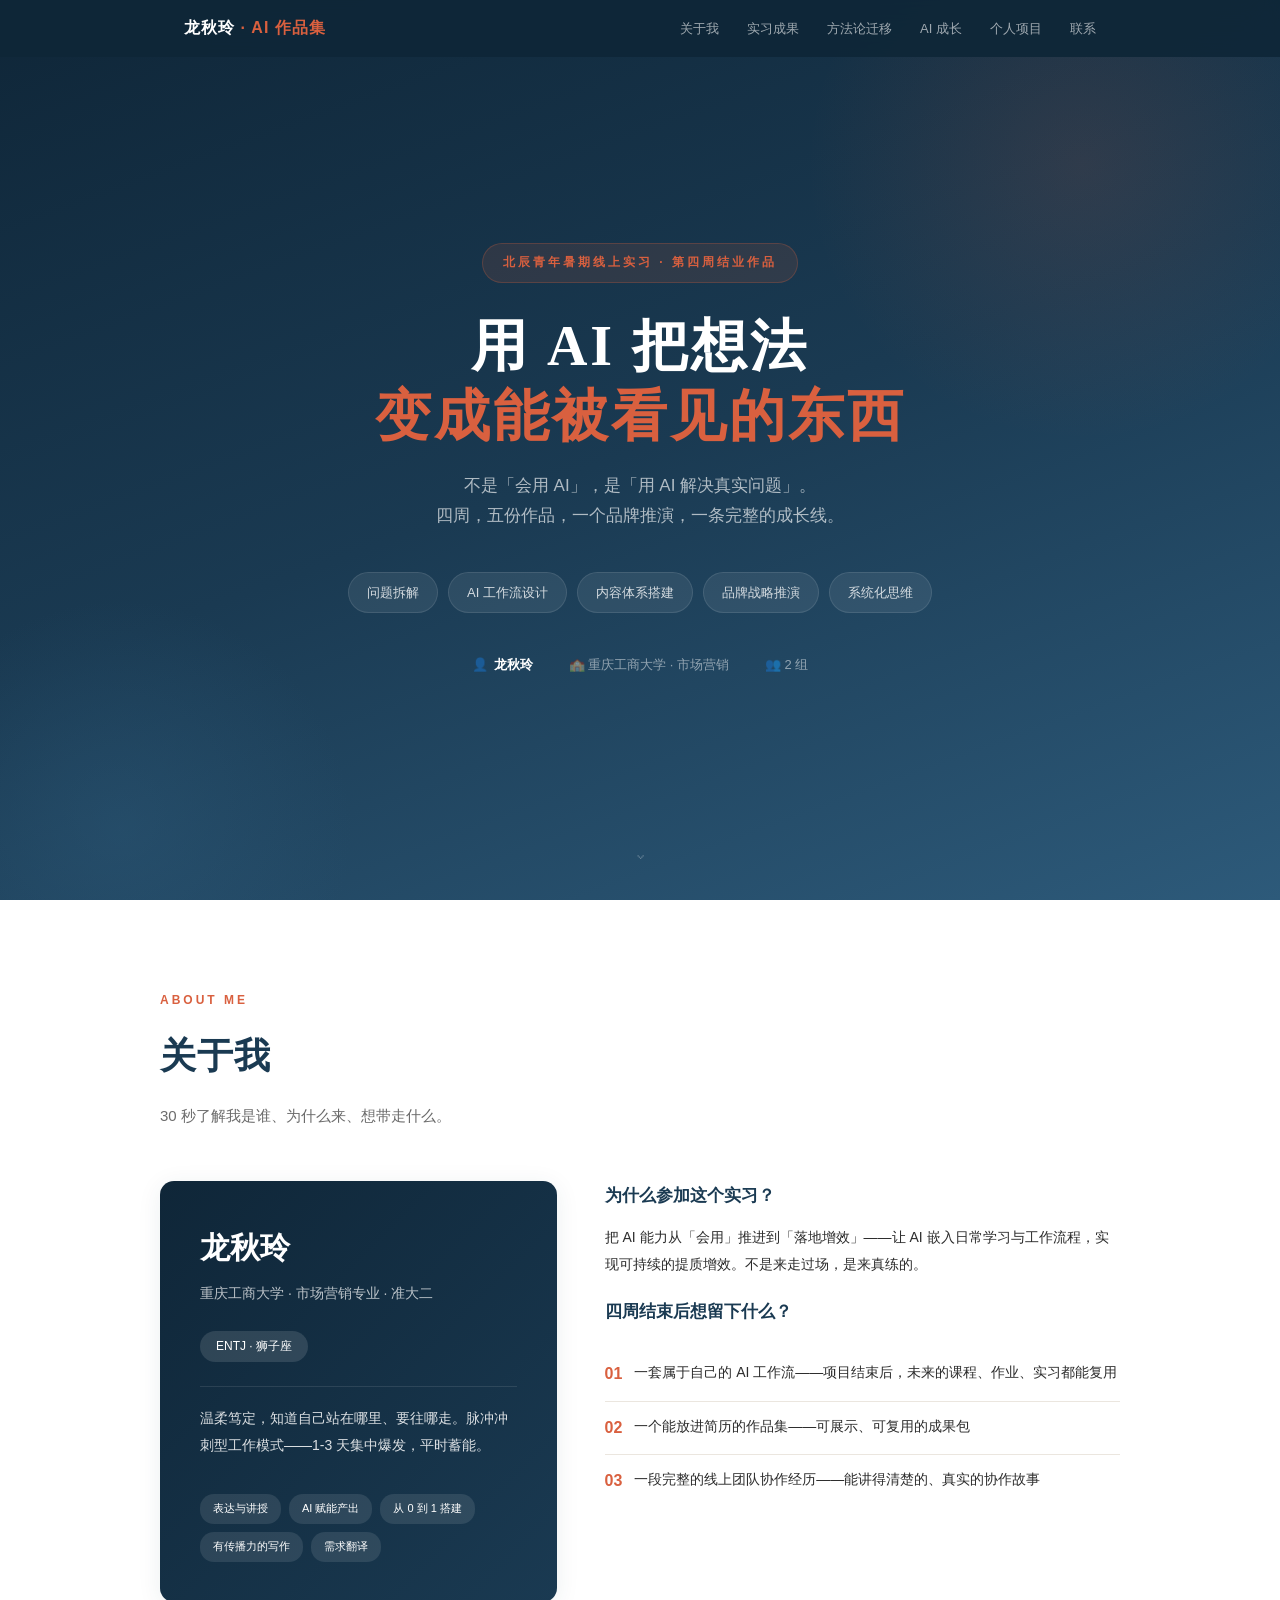
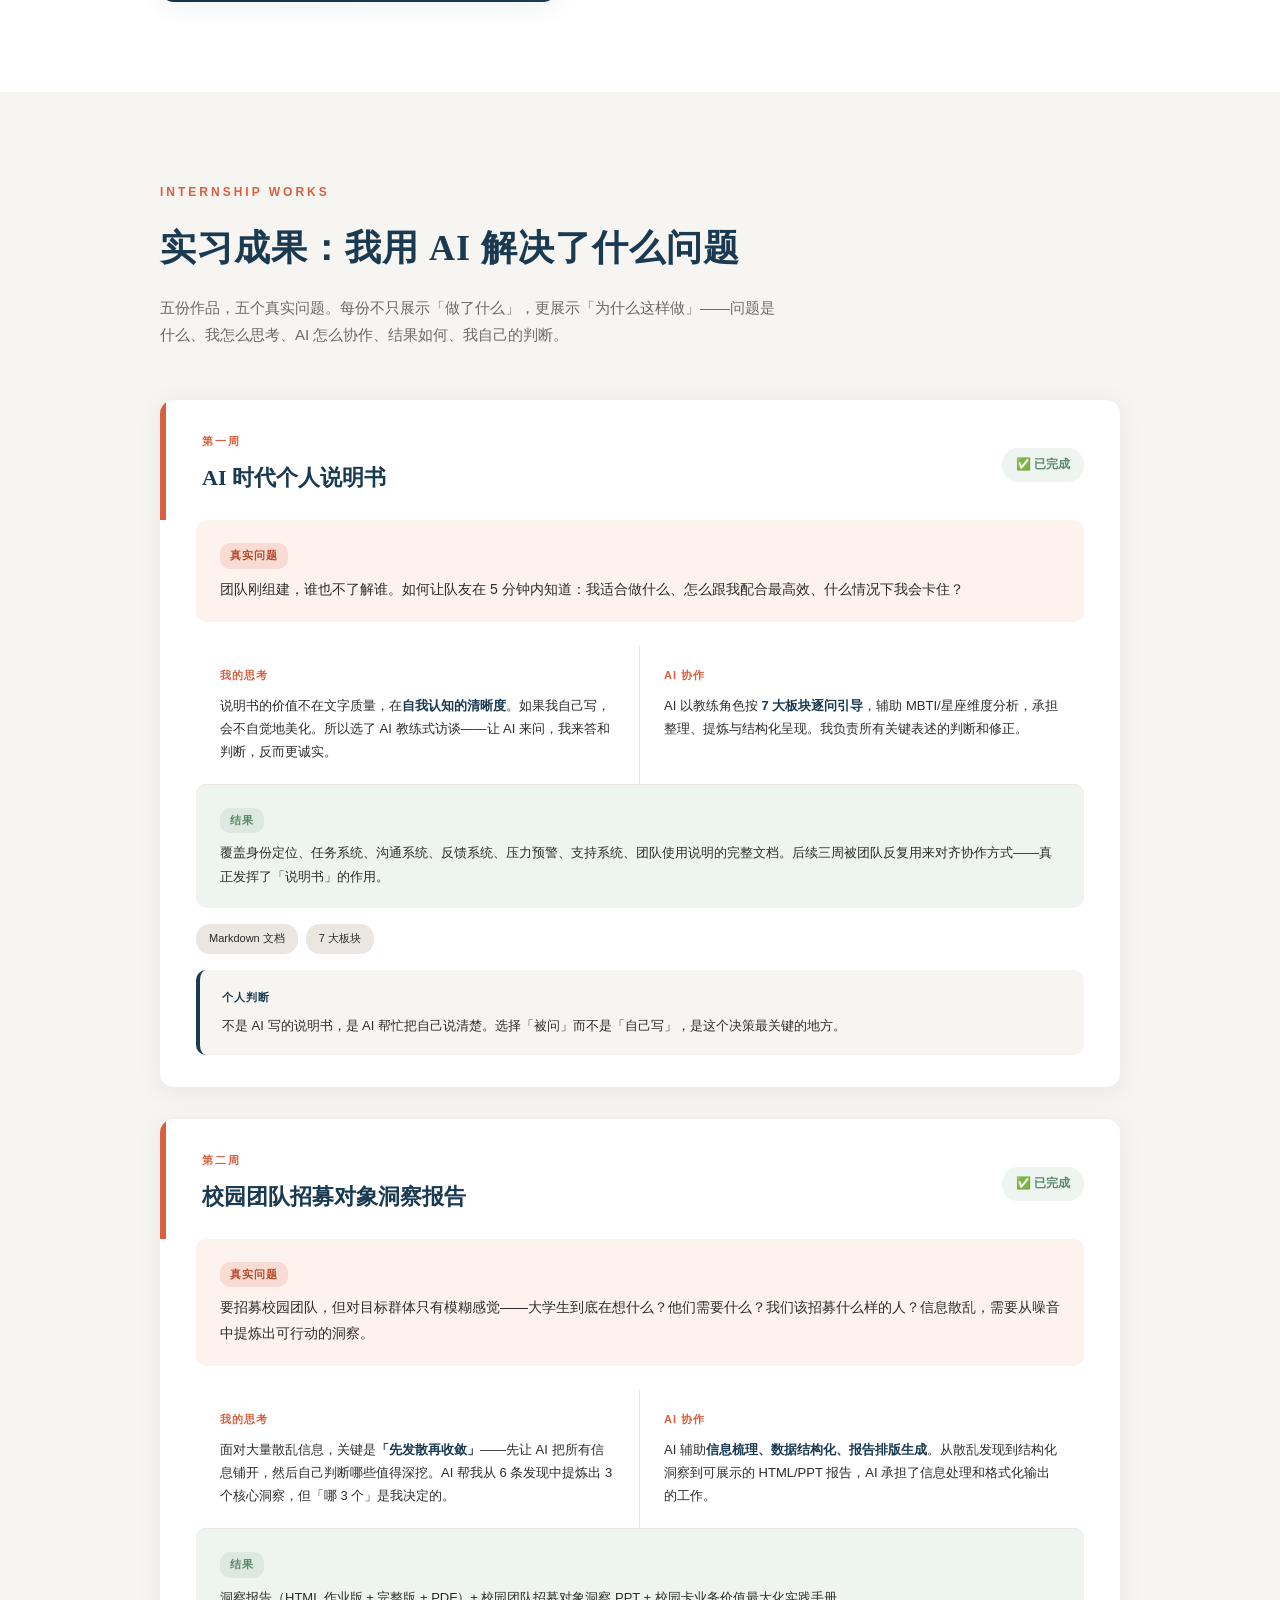
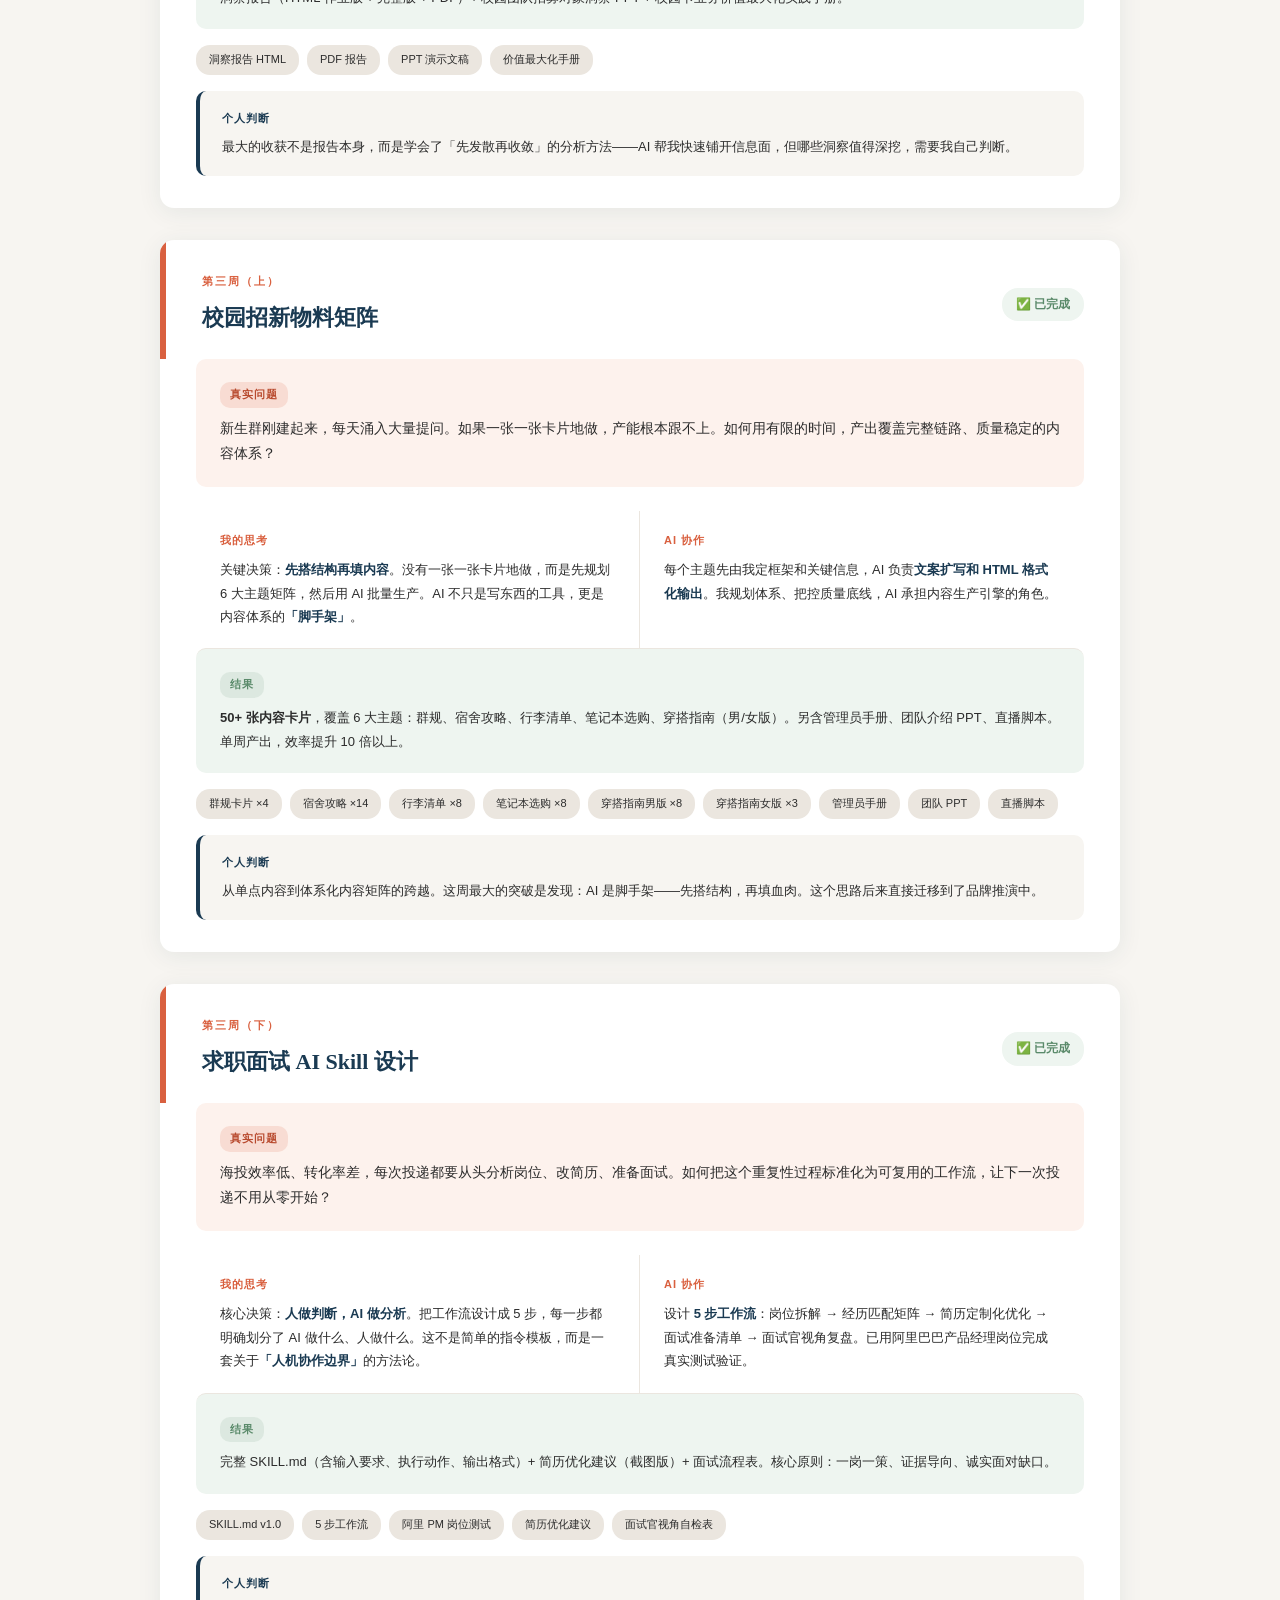
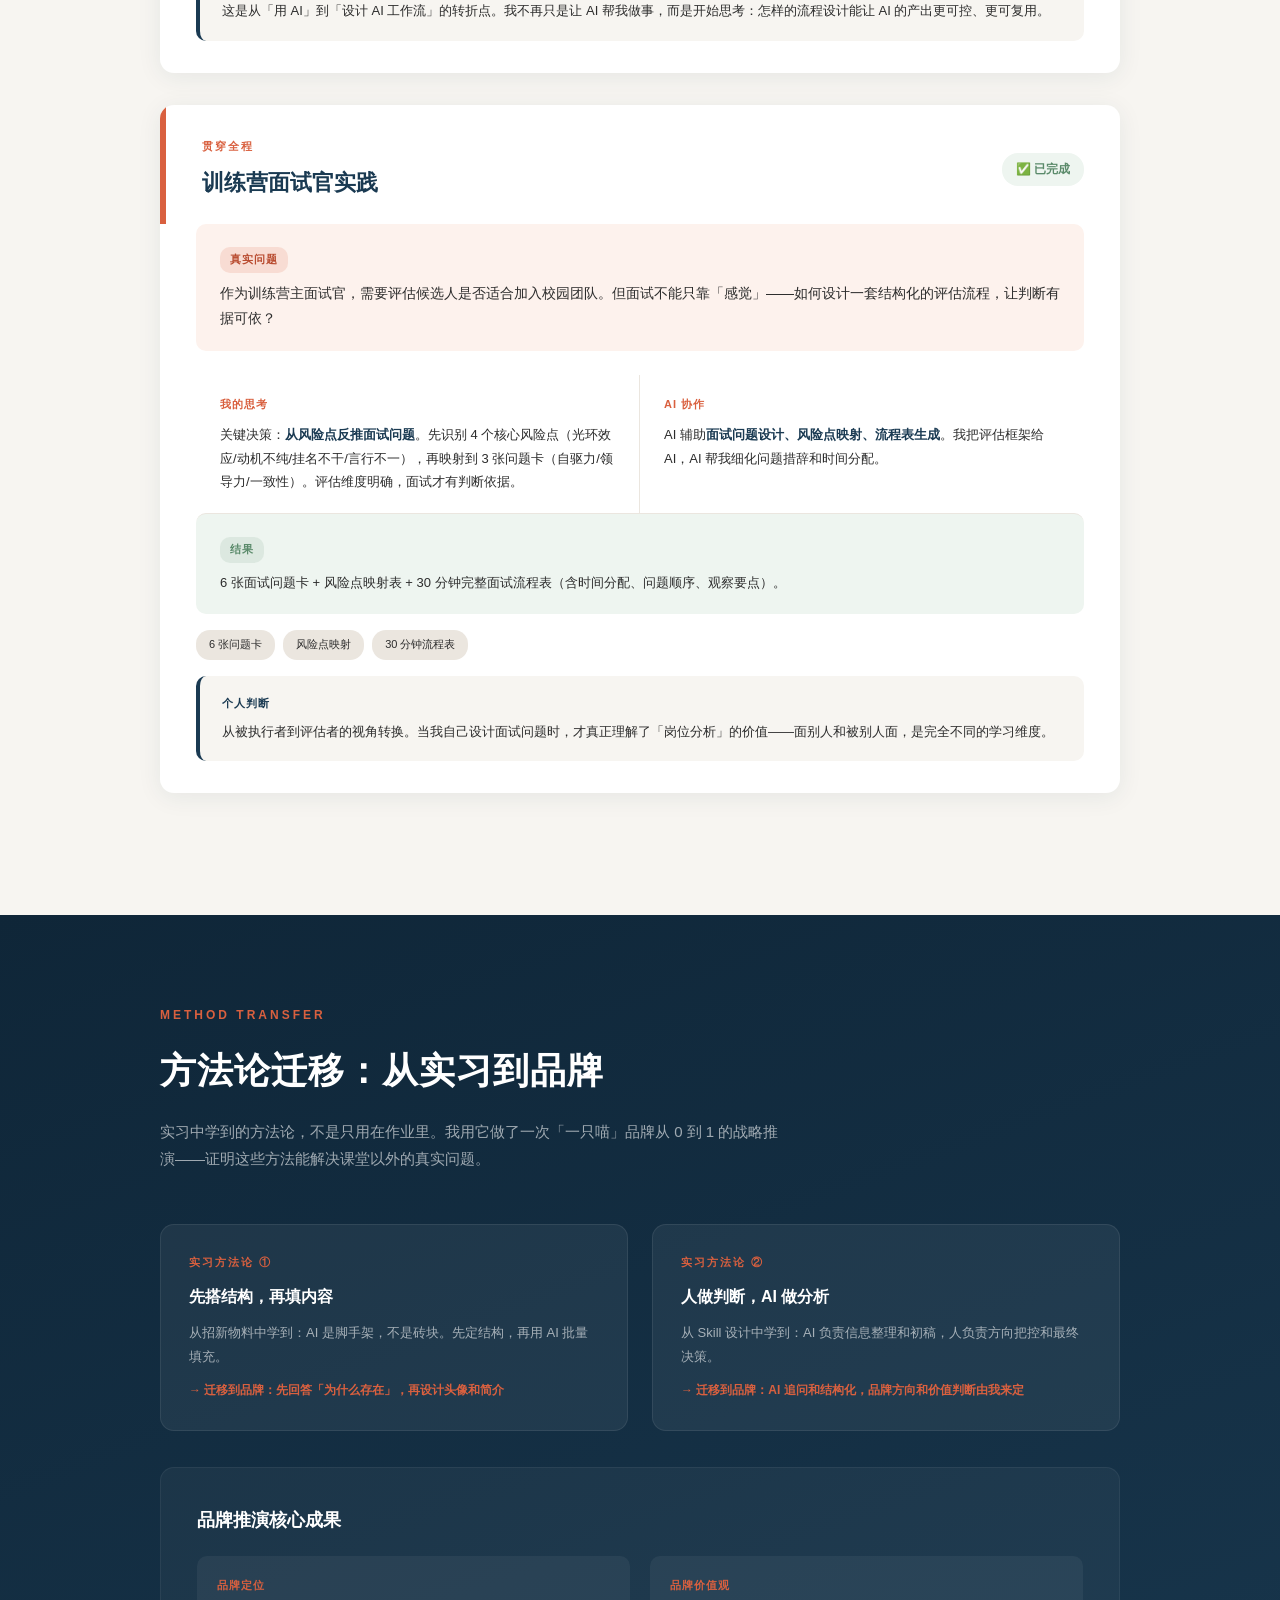
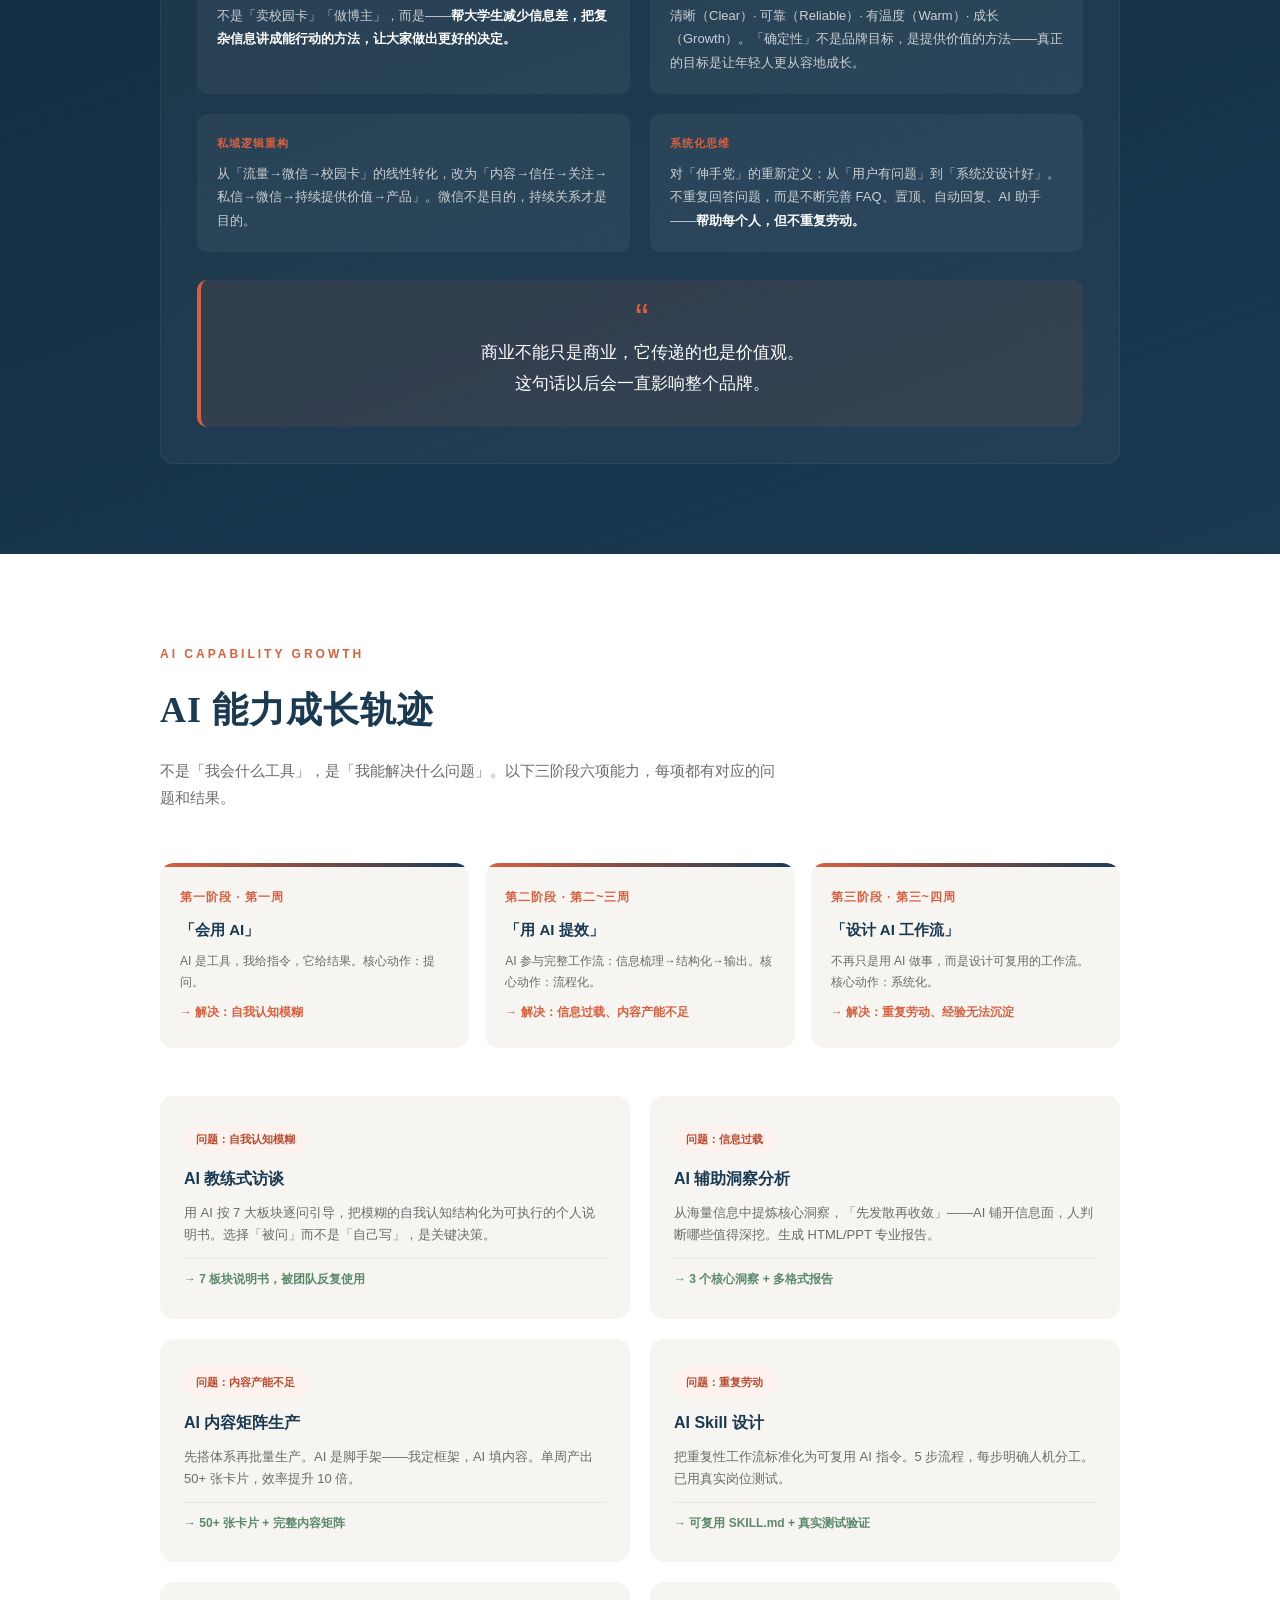
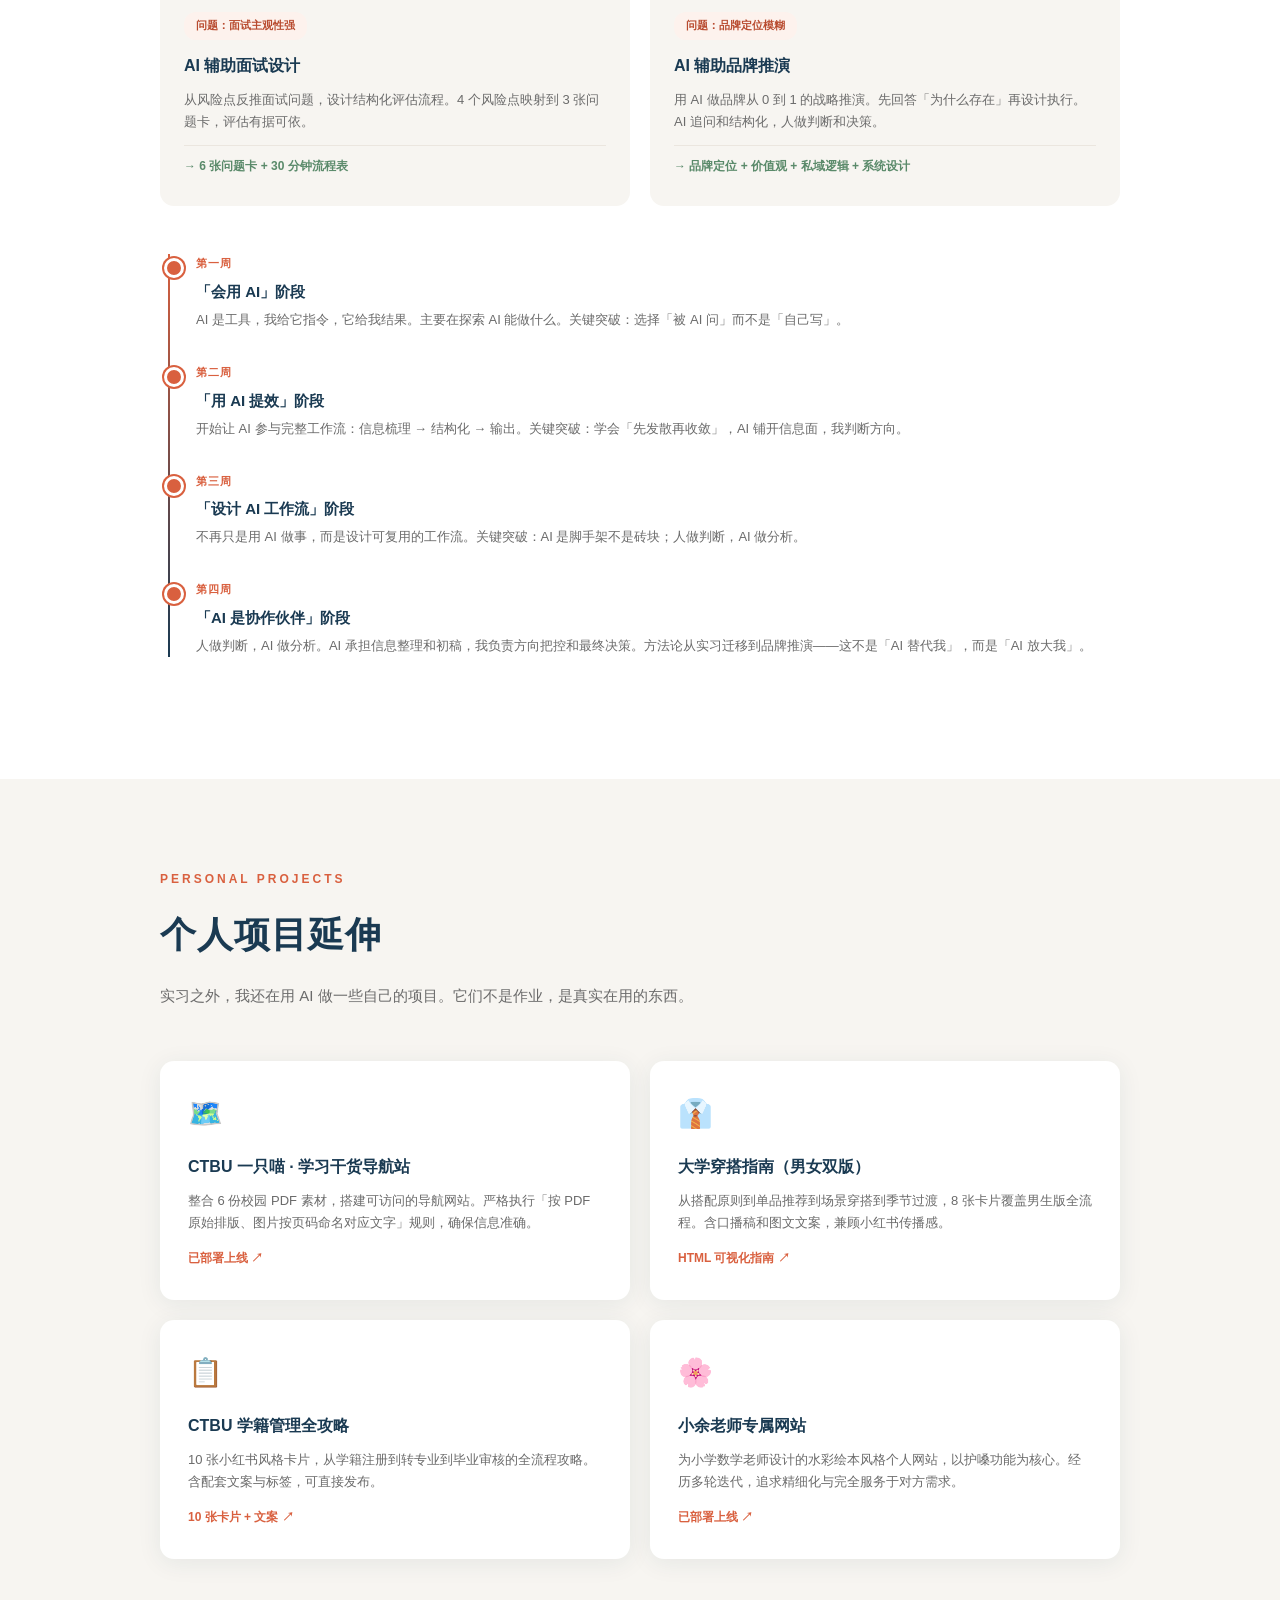
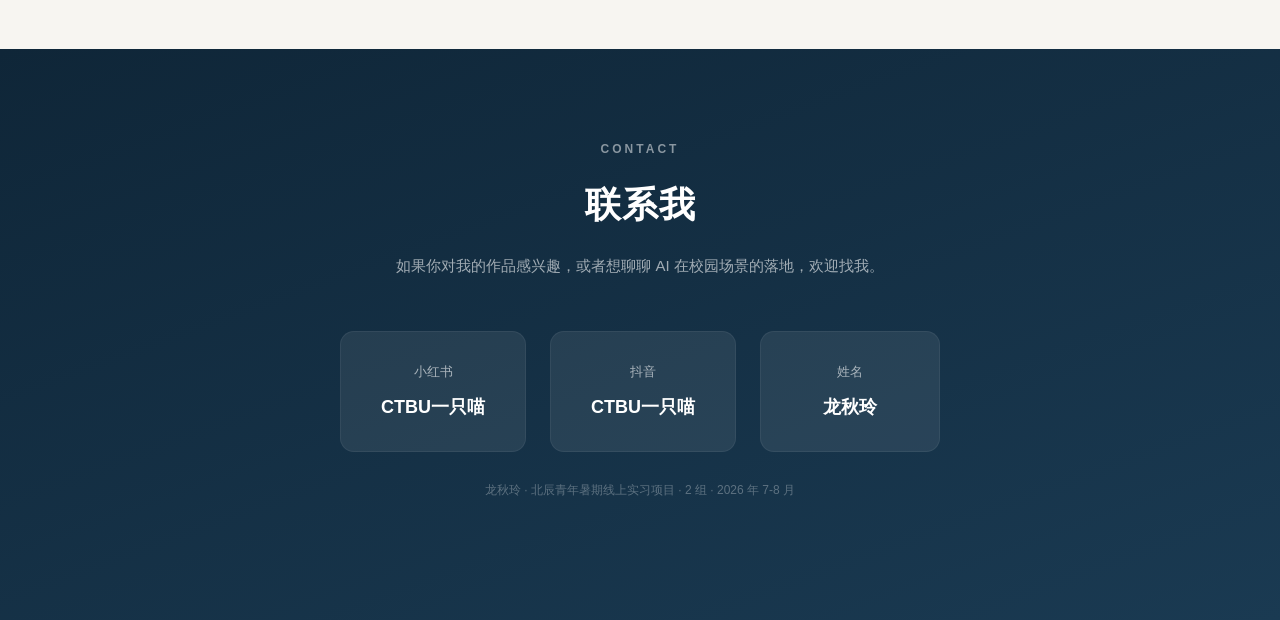
<file: portfolio.html>
<!DOCTYPE html>
<html lang="zh-CN">
<head>
<meta charset="UTF-8">
<meta name="viewport" content="width=device-width, initial-scale=1.0">
<title>AI 作品集 | 龙秋玲</title>
<style>
  * { margin: 0; padding: 0; box-sizing: border-box; }
  :root {
    --blue: #1a3a52;
    --blue-deep: #0f2638;
    --blue-light: #2d5a7a;
    --orange: #d9603f;
    --orange-deep: #b84a2e;
    --orange-light: #fdf2ed;
    --cream: #f7f5f1;
    --cream-dark: #ebe6df;
    --text: #2c2c2c;
    --text-light: #6b6b6b;
    --green: #5a8a6a;
    --green-light: #eef5f0;
    --white: #ffffff;
    --radius: 14px;
    --shadow: 0 4px 24px rgba(26,58,82,0.08);
    --shadow-hover: 0 12px 40px rgba(26,58,82,0.16);
  }
  html { scroll-behavior: smooth; }
  body {
    font-family: "PingFang SC", "Microsoft YaHei", "Noto Sans SC", "Hiragino Sans GB", sans-serif;
    background: var(--cream);
    color: var(--text);
    line-height: 1.8;
    -webkit-font-smoothing: antialiased;
  }
  .serif { font-family: "SimSun", "Songti SC", serif; }

  /* === Nav === */
  nav {
    position: fixed; top: 0; left: 0; right: 0; z-index: 100;
    background: rgba(15,38,56,0.92);
    backdrop-filter: blur(16px);
    padding: 14px 0;
  }
  nav .nav-inner {
    max-width: 960px; margin: 0 auto; padding: 0 24px;
    display: flex; align-items: center; justify-content: space-between;
  }
  nav .logo { font-size: 16px; font-weight: 700; color: var(--white); letter-spacing: 1px; }
  nav .logo span { color: var(--orange); }
  nav ul { display: flex; gap: 28px; list-style: none; }
  nav a {
    text-decoration: none; font-size: 13px; color: rgba(255,255,255,0.6);
    transition: color 0.2s; font-weight: 500;
  }
  nav a:hover { color: var(--orange); }

  /* === Hero === */
  .hero {
    min-height: 100vh; display: flex; align-items: center; justify-content: center;
    position: relative; overflow: hidden;
    background: linear-gradient(160deg, var(--blue-deep) 0%, var(--blue) 50%, var(--blue-light) 100%);
  }
  .hero::before {
    content: ''; position: absolute; top: -15%; right: -8%;
    width: 600px; height: 600px; border-radius: 50%;
    background: radial-gradient(circle, rgba(217,96,63,0.12) 0%, transparent 65%);
  }
  .hero::after {
    content: ''; position: absolute; bottom: -20%; left: -10%;
    width: 500px; height: 500px; border-radius: 50%;
    background: radial-gradient(circle, rgba(45,90,122,0.4) 0%, transparent 65%);
  }
  .hero-content { text-align: center; padding: 80px 24px 60px; position: relative; z-index: 1; }
  .hero-tag {
    display: inline-block; font-size: 12px; letter-spacing: 3px;
    color: var(--orange); font-weight: 700; margin-bottom: 28px;
    padding: 8px 20px; background: rgba(217,96,63,0.12); border-radius: 24px;
    border: 1px solid rgba(217,96,63,0.25);
  }
  .hero-title {
    font-size: 56px; font-weight: 900; color: var(--white);
    line-height: 1.25; margin-bottom: 20px; letter-spacing: 3px;
  }
  .hero-title .accent { color: var(--orange); }
  .hero-subtitle {
    font-size: 17px; color: rgba(255,255,255,0.65); margin-bottom: 40px;
    line-height: 1.8; max-width: 580px; margin-left: auto; margin-right: auto;
  }
  .hero-keywords {
    display: flex; flex-wrap: wrap; gap: 10px; justify-content: center; margin-bottom: 40px;
  }
  .keyword {
    padding: 8px 18px; background: rgba(255,255,255,0.08); border-radius: 22px;
    font-size: 13px; color: rgba(255,255,255,0.8); font-weight: 500;
    border: 1px solid rgba(255,255,255,0.1);
  }
  .hero-meta {
    display: flex; gap: 36px; justify-content: center; font-size: 13px; color: rgba(255,255,255,0.5);
  }
  .hero-meta span { display: flex; align-items: center; gap: 6px; }
  .hero-meta strong { color: var(--white); font-weight: 700; }
  .hero-arrow {
    position: absolute; bottom: 30px; left: 50%; transform: translateX(-50%);
    font-size: 20px; color: rgba(255,255,255,0.3); animation: bounce 2s infinite;
  }
  @keyframes bounce {
    0%,100% { transform: translateX(-50%) translateY(0); }
    50% { transform: translateX(-50%) translateY(8px); }
  }

  /* === Section common === */
  section { padding: 90px 24px; }
  .section-inner { max-width: 960px; margin: 0 auto; }
  .section-label {
    font-size: 12px; letter-spacing: 3px; color: var(--orange);
    font-weight: 700; margin-bottom: 12px;
  }
  .section-title {
    font-size: 36px; font-weight: 800; color: var(--blue);
    margin-bottom: 14px; letter-spacing: 1px;
  }
  .section-desc { font-size: 15px; color: var(--text-light); margin-bottom: 52px; max-width: 620px; }

  /* === About === */
  #about { background: var(--white); }
  .about-grid {
    display: grid; grid-template-columns: 1fr 1.3fr; gap: 48px; align-items: start;
  }
  .about-card {
    background: linear-gradient(135deg, var(--blue-deep), var(--blue));
    border-radius: var(--radius); padding: 40px; color: var(--white);
    box-shadow: var(--shadow);
  }
  .about-card .name { font-size: 30px; font-weight: 800; margin-bottom: 6px; }
  .about-card .school { font-size: 14px; opacity: 0.7; margin-bottom: 24px; }
  .about-card .mbti {
    display: inline-block; padding: 5px 16px; background: rgba(255,255,255,0.12);
    border-radius: 16px; font-size: 12px; margin-bottom: 24px;
  }
  .about-card .quote {
    font-size: 14px; line-height: 1.9; opacity: 0.85;
    padding: 18px 0; border-top: 1px solid rgba(255,255,255,0.12);
  }
  .about-tags { display: flex; flex-wrap: wrap; gap: 8px; margin-top: 18px; }
  .about-tags span {
    font-size: 11px; padding: 5px 13px; background: rgba(255,255,255,0.1);
    border-radius: 14px;
  }
  .about-text h3 { font-size: 17px; color: var(--blue); margin-bottom: 12px; font-weight: 700; }
  .about-text p { font-size: 14px; color: var(--text); line-height: 1.9; margin-bottom: 20px; }
  .about-goals { margin-top: 20px; }
  .about-goals li {
    list-style: none; font-size: 14px; padding: 12px 0;
    border-bottom: 1px solid var(--cream-dark); display: flex; align-items: flex-start; gap: 12px;
  }
  .about-goals li:last-child { border-bottom: none; }
  .goal-icon { color: var(--orange); font-weight: 800; flex-shrink: 0; font-size: 16px; }

  /* === Works === */
  #works { background: var(--cream); }
  .work-card {
    background: var(--white); border-radius: var(--radius);
    margin-bottom: 32px; overflow: hidden; box-shadow: var(--shadow);
    transition: box-shadow 0.3s, transform 0.3s;
  }
  .work-card:hover { box-shadow: var(--shadow-hover); transform: translateY(-3px); }
  .work-header {
    padding: 32px 36px 22px; border-left: 6px solid var(--orange);
    display: flex; align-items: center; justify-content: space-between; gap: 16px;
  }
  .work-header-left { flex: 1; }
  .work-week {
    font-size: 11px; letter-spacing: 2px; color: var(--orange);
    font-weight: 700; margin-bottom: 6px;
  }
  .work-title { font-size: 22px; font-weight: 800; color: var(--blue); }
  .work-badge {
    flex-shrink: 0; padding: 6px 14px; background: var(--green-light);
    color: var(--green); border-radius: 16px; font-size: 12px; font-weight: 600;
  }
  .work-body { padding: 0 36px 32px; }

  /* Problem block - new design */
  .work-problem {
    padding: 20px 24px; background: var(--orange-light); border-radius: 10px;
    margin-bottom: 24px; position: relative;
  }
  .work-problem::before {
    content: '真实问题'; display: inline-block; font-size: 11px; font-weight: 700;
    color: var(--orange-deep); letter-spacing: 1px; margin-bottom: 8px;
    padding: 3px 10px; background: rgba(217,96,63,0.15); border-radius: 10px;
  }
  .work-problem-text { font-size: 14px; line-height: 1.8; color: var(--text); }

  .work-flow {
    display: grid; grid-template-columns: 1fr 1fr; gap: 0; margin-top: 4px;
  }
  .work-flow-item {
    padding: 20px 24px; border-top: 1px solid var(--cream-dark);
  }
  .work-flow-item:nth-child(odd) { border-right: 1px solid var(--cream-dark); }
  .work-flow-item:nth-child(1), .work-flow-item:nth-child(2) { border-top: none; }
  .work-flow-label {
    font-size: 11px; letter-spacing: 1px; color: var(--orange);
    font-weight: 700; margin-bottom: 8px;
  }
  .work-flow-text { font-size: 13px; line-height: 1.8; color: var(--text); }
  .work-flow-text strong { color: var(--blue); }

  .work-result {
    margin-top: 0; padding: 20px 24px; background: var(--green-light); border-radius: 10px;
    border-top: 1px solid var(--cream-dark);
  }
  .work-result::before {
    content: '结果'; display: inline-block; font-size: 11px; font-weight: 700;
    color: var(--green); letter-spacing: 1px; margin-bottom: 8px;
    padding: 3px 10px; background: rgba(90,138,106,0.12); border-radius: 10px;
  }
  .work-result-text { font-size: 13px; line-height: 1.8; color: var(--text); }

  .work-judgment {
    margin-top: 16px; padding: 18px 22px; background: var(--cream);
    border-radius: 10px; font-size: 13px; line-height: 1.8; color: var(--text);
    border-left: 4px solid var(--blue);
  }
  .work-judgment::before {
    content: '个人判断'; display: block; font-size: 11px; font-weight: 700;
    color: var(--blue); letter-spacing: 1px; margin-bottom: 6px;
  }
  .work-deliverables {
    margin-top: 16px; display: flex; flex-wrap: wrap; gap: 8px;
  }
  .deliverable-tag {
    font-size: 11px; padding: 5px 13px; background: var(--cream-dark);
    border-radius: 14px; color: var(--text); font-weight: 500;
  }

  /* === Method Transfer (Brand) === */
  #transfer {
    background: linear-gradient(160deg, var(--blue-deep) 0%, var(--blue) 100%);
    color: var(--white);
  }
  #transfer .section-label { color: var(--orange); }
  #transfer .section-title { color: var(--white); }
  #transfer .section-desc { color: rgba(255,255,255,0.6); }

  .transfer-intro {
    display: grid; grid-template-columns: 1fr 1fr; gap: 24px; margin-bottom: 36px;
  }
  .method-card {
    background: rgba(255,255,255,0.06); border-radius: var(--radius); padding: 28px;
    border: 1px solid rgba(255,255,255,0.08);
  }
  .method-card .method-label {
    font-size: 11px; letter-spacing: 2px; color: var(--orange);
    font-weight: 700; margin-bottom: 10px;
  }
  .method-card .method-title { font-size: 16px; font-weight: 700; color: var(--white); margin-bottom: 10px; }
  .method-card .method-desc { font-size: 13px; color: rgba(255,255,255,0.6); line-height: 1.8; }
  .method-card .method-arrow {
    margin-top: 12px; font-size: 12px; color: var(--orange); font-weight: 600;
  }

  .brand-output {
    background: rgba(255,255,255,0.04); border-radius: var(--radius); padding: 36px;
    border: 1px solid rgba(255,255,255,0.06);
  }
  .brand-output h3 {
    font-size: 18px; font-weight: 700; margin-bottom: 20px; color: var(--white);
  }
  .brand-grid {
    display: grid; grid-template-columns: 1fr 1fr; gap: 20px; margin-bottom: 28px;
  }
  .brand-item {
    padding: 20px; background: rgba(255,255,255,0.05); border-radius: 10px;
  }
  .brand-item-label {
    font-size: 11px; letter-spacing: 1px; color: var(--orange); font-weight: 700; margin-bottom: 8px;
  }
  .brand-item-text { font-size: 13px; color: rgba(255,255,255,0.75); line-height: 1.8; }

  .brand-quote {
    padding: 28px 32px; background: rgba(217,96,63,0.1); border-radius: 10px;
    border-left: 4px solid var(--orange); font-size: 17px; line-height: 1.8;
    color: var(--white); font-weight: 500; text-align: center;
  }
  .brand-quote::before { content: '\201C'; font-size: 40px; color: var(--orange); display: block; line-height: 0.5; margin-bottom: 10px; }

  /* === AI Growth === */
  #skills { background: var(--white); }
  .skills-intro {
    display: grid; grid-template-columns: repeat(3, 1fr); gap: 16px; margin-bottom: 48px;
  }
  .growth-stage {
    background: var(--cream); border-radius: var(--radius); padding: 24px 20px;
    position: relative; overflow: hidden;
  }
  .growth-stage::before {
    content: ''; position: absolute; top: 0; left: 0; width: 100%; height: 4px;
    background: linear-gradient(90deg, var(--orange), var(--blue));
  }
  .stage-num { font-size: 12px; color: var(--orange); font-weight: 700; letter-spacing: 1px; margin-bottom: 8px; }
  .stage-name { font-size: 15px; font-weight: 700; color: var(--blue); margin-bottom: 8px; }
  .stage-desc { font-size: 12px; color: var(--text-light); line-height: 1.7; }
  .stage-problem { margin-top: 10px; font-size: 12px; color: var(--orange); font-weight: 600; }

  .skill-mapping {
    display: grid; grid-template-columns: 1fr 1fr; gap: 20px;
  }
  .mapping-card {
    background: var(--cream); border-radius: var(--radius); padding: 28px 24px;
    transition: transform 0.3s, box-shadow 0.3s;
  }
  .mapping-card:hover { transform: translateY(-4px); box-shadow: var(--shadow-hover); }
  .mapping-problem {
    font-size: 11px; padding: 4px 12px; background: var(--orange-light); color: var(--orange-deep);
    border-radius: 12px; font-weight: 700; display: inline-block; margin-bottom: 12px;
  }
  .mapping-skill { font-size: 16px; font-weight: 700; color: var(--blue); margin-bottom: 8px; }
  .mapping-desc { font-size: 13px; color: var(--text-light); line-height: 1.7; margin-bottom: 12px; }
  .mapping-result { font-size: 12px; color: var(--green); font-weight: 600; padding-top: 10px; border-top: 1px solid var(--cream-dark); }

  /* === Timeline === */
  .timeline {
    position: relative; padding-left: 36px; margin-top: 48px;
  }
  .timeline::before {
    content: ''; position: absolute; left: 8px; top: 0; bottom: 0;
    width: 2px; background: linear-gradient(180deg, var(--orange), var(--blue));
  }
  .timeline-item { position: relative; margin-bottom: 32px; }
  .timeline-item::before {
    content: ''; position: absolute; left: -32px; top: 4px;
    width: 14px; height: 14px; border-radius: 50%;
    background: var(--orange); border: 3px solid var(--white);
    box-shadow: 0 0 0 2px var(--orange);
  }
  .timeline-week { font-size: 11px; color: var(--orange); font-weight: 700; letter-spacing: 1px; }
  .timeline-title { font-size: 15px; font-weight: 700; color: var(--blue); margin: 4px 0; }
  .timeline-text { font-size: 13px; color: var(--text-light); line-height: 1.7; }

  /* === Projects === */
  #projects { background: var(--cream); }
  .projects-grid {
    display: grid; grid-template-columns: 1fr 1fr; gap: 20px;
  }
  .project-card {
    background: var(--white); border-radius: var(--radius); padding: 28px;
    box-shadow: var(--shadow); transition: transform 0.3s, box-shadow 0.3s;
  }
  .project-card:hover { transform: translateY(-3px); box-shadow: var(--shadow-hover); }
  .project-icon { font-size: 28px; margin-bottom: 14px; }
  .project-title { font-size: 16px; font-weight: 700; color: var(--blue); margin-bottom: 8px; }
  .project-desc { font-size: 13px; color: var(--text-light); line-height: 1.7; }
  .project-link {
    margin-top: 14px; font-size: 12px; color: var(--orange); font-weight: 600;
    text-decoration: none; display: inline-block;
  }

  /* === Contact === */
  #contact {
    background: linear-gradient(160deg, var(--blue-deep) 0%, var(--blue) 100%);
    color: var(--white); text-align: center;
  }
  #contact .section-label { color: rgba(255,255,255,0.5); }
  #contact .section-title { color: var(--white); }
  #contact .section-desc { color: rgba(255,255,255,0.6); margin-left: auto; margin-right: auto; }
  .contact-grid {
    display: flex; gap: 24px; justify-content: center; flex-wrap: wrap; margin-top: 36px;
  }
  .contact-card {
    background: rgba(255,255,255,0.08); border-radius: var(--radius);
    padding: 28px 40px; min-width: 180px; transition: background 0.3s;
    border: 1px solid rgba(255,255,255,0.06);
  }
  .contact-card:hover { background: rgba(255,255,255,0.14); }
  .contact-card .platform { font-size: 13px; opacity: 0.6; margin-bottom: 8px; }
  .contact-card .handle { font-size: 18px; font-weight: 700; }
  .footer {
    text-align: center; padding: 28px; font-size: 12px; color: rgba(255,255,255,0.3);
  }

  /* === Responsive === */
  @media (max-width: 768px) {
    nav ul { display: none; }
    .hero-title { font-size: 34px; }
    .hero-subtitle { font-size: 15px; }
    .hero-meta { flex-direction: column; gap: 12px; }
    .about-grid { grid-template-columns: 1fr; }
    .work-flow { grid-template-columns: 1fr; }
    .work-flow-item:nth-child(odd) { border-right: none; }
    .work-flow-item { border-top: 1px solid var(--cream-dark); }
    .work-flow-item:nth-child(1) { border-top: none; }
    .transfer-intro { grid-template-columns: 1fr; }
    .brand-grid { grid-template-columns: 1fr; }
    .skills-intro { grid-template-columns: 1fr; }
    .skill-mapping { grid-template-columns: 1fr; }
    .projects-grid { grid-template-columns: 1fr; }
    .section-title { font-size: 26px; }
    section { padding: 60px 20px; }
    .work-header { padding: 24px; flex-direction: column; align-items: flex-start; }
    .work-body { padding: 0 24px 28px; }
    .contact-card { min-width: 140px; padding: 22px; }
    .brand-quote { font-size: 15px; padding: 22px; }
  }
</style>
<script src="assets/js/clarity-loader.js" async></script>
</head>
<body>

<!-- Nav -->
<nav>
  <div class="nav-inner">
    <div class="logo">龙秋玲 <span>· AI 作品集</span></div>
    <ul>
      <li><a href="#about">关于我</a></li>
      <li><a href="#works">实习成果</a></li>
      <li><a href="#transfer">方法论迁移</a></li>
      <li><a href="#skills">AI 成长</a></li>
      <li><a href="#projects">个人项目</a></li>
      <li><a href="#contact">联系</a></li>
    </ul>
  </div>
</nav>

<!-- Hero -->
<div class="hero">
  <div class="hero-content">
    <div class="hero-tag">北辰青年暑期线上实习 · 第四周结业作品</div>
    <h1 class="hero-title serif">用 AI 把想法<br><span class="accent">变成能被看见的东西</span></h1>
    <p class="hero-subtitle">不是「会用 AI」，是「用 AI 解决真实问题」。<br>四周，五份作品，一个品牌推演，一条完整的成长线。</p>
    <div class="hero-keywords">
      <span class="keyword">问题拆解</span>
      <span class="keyword">AI 工作流设计</span>
      <span class="keyword">内容体系搭建</span>
      <span class="keyword">品牌战略推演</span>
      <span class="keyword">系统化思维</span>
    </div>
    <div class="hero-meta">
      <span>👤 <strong>龙秋玲</strong></span>
      <span>🏫 重庆工商大学 · 市场营销</span>
      <span>👥 2 组</span>
    </div>
  </div>
  <div class="hero-arrow">⌄</div>
</div>

<!-- About -->
<section id="about">
  <div class="section-inner">
    <div class="section-label">ABOUT ME</div>
    <h2 class="section-title serif">关于我</h2>
    <p class="section-desc">30 秒了解我是谁、为什么来、想带走什么。</p>
    <div class="about-grid">
      <div class="about-card">
        <div class="name">龙秋玲</div>
        <div class="school">重庆工商大学 · 市场营销专业 · 准大二</div>
        <div class="mbti">ENTJ · 狮子座</div>
        <div class="quote">温柔笃定，知道自己站在哪里、要往哪走。脉冲冲刺型工作模式——1-3 天集中爆发，平时蓄能。</div>
        <div class="about-tags">
          <span>表达与讲授</span>
          <span>AI 赋能产出</span>
          <span>从 0 到 1 搭建</span>
          <span>有传播力的写作</span>
          <span>需求翻译</span>
        </div>
      </div>
      <div class="about-text">
        <h3>为什么参加这个实习？</h3>
        <p>把 AI 能力从「会用」推进到「落地增效」——让 AI 嵌入日常学习与工作流程，实现可持续的提质增效。不是来走过场，是来真练的。</p>
        <h3>四周结束后想留下什么？</h3>
        <ul class="about-goals">
          <li><span class="goal-icon">01</span> 一套属于自己的 AI 工作流——项目结束后，未来的课程、作业、实习都能复用</li>
          <li><span class="goal-icon">02</span> 一个能放进简历的作品集——可展示、可复用的成果包</li>
          <li><span class="goal-icon">03</span> 一段完整的线上团队协作经历——能讲得清楚的、真实的协作故事</li>
        </ul>
      </div>
    </div>
  </div>
</section>

<!-- Works -->
<section id="works">
  <div class="section-inner">
    <div class="section-label">INTERNSHIP WORKS</div>
    <h2 class="section-title serif">实习成果：我用 AI 解决了什么问题</h2>
    <p class="section-desc">五份作品，五个真实问题。每份不只展示「做了什么」，更展示「为什么这样做」——问题是什么、我怎么思考、AI 怎么协作、结果如何、我自己的判断。</p>

    <!-- Card 1 -->
    <div class="work-card">
      <div class="work-header">
        <div class="work-header-left">
          <div class="work-week">第一周</div>
          <div class="work-title serif">AI 时代个人说明书</div>
        </div>
        <div class="work-badge">✅ 已完成</div>
      </div>
      <div class="work-body">
        <div class="work-problem">
          <div class="work-problem-text">团队刚组建，谁也不了解谁。如何让队友在 5 分钟内知道：我适合做什么、怎么跟我配合最高效、什么情况下我会卡住？</div>
        </div>
        <div class="work-flow">
          <div class="work-flow-item">
            <div class="work-flow-label">我的思考</div>
            <div class="work-flow-text">说明书的价值不在文字质量，在<strong>自我认知的清晰度</strong>。如果我自己写，会不自觉地美化。所以选了 AI 教练式访谈——让 AI 来问，我来答和判断，反而更诚实。</div>
          </div>
          <div class="work-flow-item">
            <div class="work-flow-label">AI 协作</div>
            <div class="work-flow-text">AI 以教练角色按 <strong>7 大板块逐问引导</strong>，辅助 MBTI/星座维度分析，承担整理、提炼与结构化呈现。我负责所有关键表述的判断和修正。</div>
          </div>
        </div>
        <div class="work-result">
          <div class="work-result-text">覆盖身份定位、任务系统、沟通系统、反馈系统、压力预警、支持系统、团队使用说明的完整文档。后续三周被团队反复用来对齐协作方式——真正发挥了「说明书」的作用。</div>
        </div>
        <div class="work-deliverables">
          <span class="deliverable-tag">Markdown 文档</span>
          <span class="deliverable-tag">7 大板块</span>
        </div>
        <div class="work-judgment">不是 AI 写的说明书，是 AI 帮忙把自己说清楚。选择「被问」而不是「自己写」，是这个决策最关键的地方。</div>
      </div>
    </div>

    <!-- Card 2 -->
    <div class="work-card">
      <div class="work-header">
        <div class="work-header-left">
          <div class="work-week">第二周</div>
          <div class="work-title serif">校园团队招募对象洞察报告</div>
        </div>
        <div class="work-badge">✅ 已完成</div>
      </div>
      <div class="work-body">
        <div class="work-problem">
          <div class="work-problem-text">要招募校园团队，但对目标群体只有模糊感觉——大学生到底在想什么？他们需要什么？我们该招募什么样的人？信息散乱，需要从噪音中提炼出可行动的洞察。</div>
        </div>
        <div class="work-flow">
          <div class="work-flow-item">
            <div class="work-flow-label">我的思考</div>
            <div class="work-flow-text">面对大量散乱信息，关键是<strong>「先发散再收敛」</strong>——先让 AI 把所有信息铺开，然后自己判断哪些值得深挖。AI 帮我从 6 条发现中提炼出 3 个核心洞察，但「哪 3 个」是我决定的。</div>
          </div>
          <div class="work-flow-item">
            <div class="work-flow-label">AI 协作</div>
            <div class="work-flow-text">AI 辅助<strong>信息梳理、数据结构化、报告排版生成</strong>。从散乱发现到结构化洞察到可展示的 HTML/PPT 报告，AI 承担了信息处理和格式化输出的工作。</div>
          </div>
        </div>
        <div class="work-result">
          <div class="work-result-text">洞察报告（HTML 作业版 + 完整版 + PDF）+ 校园团队招募对象洞察 PPT + 校园卡业务价值最大化实践手册。</div>
        </div>
        <div class="work-deliverables">
          <span class="deliverable-tag">洞察报告 HTML</span>
          <span class="deliverable-tag">PDF 报告</span>
          <span class="deliverable-tag">PPT 演示文稿</span>
          <span class="deliverable-tag">价值最大化手册</span>
        </div>
        <div class="work-judgment">最大的收获不是报告本身，而是学会了「先发散再收敛」的分析方法——AI 帮我快速铺开信息面，但哪些洞察值得深挖，需要我自己判断。</div>
      </div>
    </div>

    <!-- Card 3 -->
    <div class="work-card">
      <div class="work-header">
        <div class="work-header-left">
          <div class="work-week">第三周（上）</div>
          <div class="work-title serif">校园招新物料矩阵</div>
        </div>
        <div class="work-badge">✅ 已完成</div>
      </div>
      <div class="work-body">
        <div class="work-problem">
          <div class="work-problem-text">新生群刚建起来，每天涌入大量提问。如果一张一张卡片地做，产能根本跟不上。如何用有限的时间，产出覆盖完整链路、质量稳定的内容体系？</div>
        </div>
        <div class="work-flow">
          <div class="work-flow-item">
            <div class="work-flow-label">我的思考</div>
            <div class="work-flow-text">关键决策：<strong>先搭结构再填内容</strong>。没有一张一张卡片地做，而是先规划 6 大主题矩阵，然后用 AI 批量生产。AI 不只是写东西的工具，更是内容体系的<strong>「脚手架」</strong>。</div>
          </div>
          <div class="work-flow-item">
            <div class="work-flow-label">AI 协作</div>
            <div class="work-flow-text">每个主题先由我定框架和关键信息，AI 负责<strong>文案扩写和 HTML 格式化输出</strong>。我规划体系、把控质量底线，AI 承担内容生产引擎的角色。</div>
          </div>
        </div>
        <div class="work-result">
          <div class="work-result-text"><strong>50+ 张内容卡片</strong>，覆盖 6 大主题：群规、宿舍攻略、行李清单、笔记本选购、穿搭指南（男/女版）。另含管理员手册、团队介绍 PPT、直播脚本。单周产出，效率提升 10 倍以上。</div>
        </div>
        <div class="work-deliverables">
          <span class="deliverable-tag">群规卡片 ×4</span>
          <span class="deliverable-tag">宿舍攻略 ×14</span>
          <span class="deliverable-tag">行李清单 ×8</span>
          <span class="deliverable-tag">笔记本选购 ×8</span>
          <span class="deliverable-tag">穿搭指南男版 ×8</span>
          <span class="deliverable-tag">穿搭指南女版 ×3</span>
          <span class="deliverable-tag">管理员手册</span>
          <span class="deliverable-tag">团队 PPT</span>
          <span class="deliverable-tag">直播脚本</span>
        </div>
        <div class="work-judgment">从单点内容到体系化内容矩阵的跨越。这周最大的突破是发现：AI 是脚手架——先搭结构，再填血肉。这个思路后来直接迁移到了品牌推演中。</div>
      </div>
    </div>

    <!-- Card 4 -->
    <div class="work-card">
      <div class="work-header">
        <div class="work-header-left">
          <div class="work-week">第三周（下）</div>
          <div class="work-title serif">求职面试 AI Skill 设计</div>
        </div>
        <div class="work-badge">✅ 已完成</div>
      </div>
      <div class="work-body">
        <div class="work-problem">
          <div class="work-problem-text">海投效率低、转化率差，每次投递都要从头分析岗位、改简历、准备面试。如何把这个重复性过程标准化为可复用的工作流，让下一次投递不用从零开始？</div>
        </div>
        <div class="work-flow">
          <div class="work-flow-item">
            <div class="work-flow-label">我的思考</div>
            <div class="work-flow-text">核心决策：<strong>人做判断，AI 做分析</strong>。把工作流设计成 5 步，每一步都明确划分了 AI 做什么、人做什么。这不是简单的指令模板，而是一套关于<strong>「人机协作边界」</strong>的方法论。</div>
          </div>
          <div class="work-flow-item">
            <div class="work-flow-label">AI 协作</div>
            <div class="work-flow-text">设计 <strong>5 步工作流</strong>：岗位拆解 → 经历匹配矩阵 → 简历定制化优化 → 面试准备清单 → 面试官视角复盘。已用阿里巴巴产品经理岗位完成真实测试验证。</div>
          </div>
        </div>
        <div class="work-result">
          <div class="work-result-text">完整 SKILL.md（含输入要求、执行动作、输出格式）+ 简历优化建议（截图版）+ 面试流程表。核心原则：一岗一策、证据导向、诚实面对缺口。</div>
        </div>
        <div class="work-deliverables">
          <span class="deliverable-tag">SKILL.md v1.0</span>
          <span class="deliverable-tag">5 步工作流</span>
          <span class="deliverable-tag">阿里 PM 岗位测试</span>
          <span class="deliverable-tag">简历优化建议</span>
          <span class="deliverable-tag">面试官视角自检表</span>
        </div>
        <div class="work-judgment">这是从「用 AI」到「设计 AI 工作流」的转折点。我不再只是让 AI 帮我做事，而是开始思考：怎样的流程设计能让 AI 的产出更可控、更可复用。</div>
      </div>
    </div>

    <!-- Card 5 -->
    <div class="work-card">
      <div class="work-header">
        <div class="work-header-left">
          <div class="work-week">贯穿全程</div>
          <div class="work-title serif">训练营面试官实践</div>
        </div>
        <div class="work-badge">✅ 已完成</div>
      </div>
      <div class="work-body">
        <div class="work-problem">
          <div class="work-problem-text">作为训练营主面试官，需要评估候选人是否适合加入校园团队。但面试不能只靠「感觉」——如何设计一套结构化的评估流程，让判断有据可依？</div>
        </div>
        <div class="work-flow">
          <div class="work-flow-item">
            <div class="work-flow-label">我的思考</div>
            <div class="work-flow-text">关键决策：<strong>从风险点反推面试问题</strong>。先识别 4 个核心风险点（光环效应/动机不纯/挂名不干/言行不一），再映射到 3 张问题卡（自驱力/领导力/一致性）。评估维度明确，面试才有判断依据。</div>
          </div>
          <div class="work-flow-item">
            <div class="work-flow-label">AI 协作</div>
            <div class="work-flow-text">AI 辅助<strong>面试问题设计、风险点映射、流程表生成</strong>。我把评估框架给 AI，AI 帮我细化问题措辞和时间分配。</div>
          </div>
        </div>
        <div class="work-result">
          <div class="work-result-text">6 张面试问题卡 + 风险点映射表 + 30 分钟完整面试流程表（含时间分配、问题顺序、观察要点）。</div>
        </div>
        <div class="work-deliverables">
          <span class="deliverable-tag">6 张问题卡</span>
          <span class="deliverable-tag">风险点映射</span>
          <span class="deliverable-tag">30 分钟流程表</span>
        </div>
        <div class="work-judgment">从被执行者到评估者的视角转换。当我自己设计面试问题时，才真正理解了「岗位分析」的价值——面别人和被别人面，是完全不同的学习维度。</div>
      </div>
    </div>
  </div>
</section>

<!-- Method Transfer: Brand -->
<section id="transfer">
  <div class="section-inner">
    <div class="section-label">METHOD TRANSFER</div>
    <h2 class="section-title serif">方法论迁移：从实习到品牌</h2>
    <p class="section-desc">实习中学到的方法论，不是只用在作业里。我用它做了一次「一只喵」品牌从 0 到 1 的战略推演——证明这些方法能解决课堂以外的真实问题。</p>

    <div class="transfer-intro">
      <div class="method-card">
        <div class="method-label">实习方法论 ①</div>
        <div class="method-title">先搭结构，再填内容</div>
        <div class="method-desc">从招新物料中学到：AI 是脚手架，不是砖块。先定结构，再用 AI 批量填充。</div>
        <div class="method-arrow">→ 迁移到品牌：先回答「为什么存在」，再设计头像和简介</div>
      </div>
      <div class="method-card">
        <div class="method-label">实习方法论 ②</div>
        <div class="method-title">人做判断，AI 做分析</div>
        <div class="method-desc">从 Skill 设计中学到：AI 负责信息整理和初稿，人负责方向把控和最终决策。</div>
        <div class="method-arrow">→ 迁移到品牌：AI 追问和结构化，品牌方向和价值判断由我来定</div>
      </div>
    </div>

    <div class="brand-output">
      <h3>品牌推演核心成果</h3>
      <div class="brand-grid">
        <div class="brand-item">
          <div class="brand-item-label">品牌定位</div>
          <div class="brand-item-text">不是「卖校园卡」「做博主」，而是——<strong style="color:#fff">帮大学生减少信息差，把复杂信息讲成能行动的方法，让大家做出更好的决定。</strong></div>
        </div>
        <div class="brand-item">
          <div class="brand-item-label">品牌价值观</div>
          <div class="brand-item-text">清晰（Clear）· 可靠（Reliable）· 有温度（Warm）· 成长（Growth）。「确定性」不是品牌目标，是提供价值的方法——真正的目标是让年轻人更从容地成长。</div>
        </div>
        <div class="brand-item">
          <div class="brand-item-label">私域逻辑重构</div>
          <div class="brand-item-text">从「流量→微信→校园卡」的线性转化，改为「内容→信任→关注→私信→微信→持续提供价值→产品」。微信不是目的，持续关系才是目的。</div>
        </div>
        <div class="brand-item">
          <div class="brand-item-label">系统化思维</div>
          <div class="brand-item-text">对「伸手党」的重新定义：从「用户有问题」到「系统没设计好」。不重复回答问题，而是不断完善 FAQ、置顶、自动回复、AI 助手——<strong style="color:#fff">帮助每个人，但不重复劳动。</strong></div>
        </div>
      </div>

      <div class="brand-quote">
        商业不能只是商业，它传递的也是价值观。<br>这句话以后会一直影响整个品牌。
      </div>
    </div>
  </div>
</section>

<!-- AI Growth -->
<section id="skills">
  <div class="section-inner">
    <div class="section-label">AI CAPABILITY GROWTH</div>
    <h2 class="section-title serif">AI 能力成长轨迹</h2>
    <p class="section-desc">不是「我会什么工具」，是「我能解决什么问题」。以下三阶段六项能力，每项都有对应的问题和结果。</p>

    <div class="skills-intro">
      <div class="growth-stage">
        <div class="stage-num">第一阶段 · 第一周</div>
        <div class="stage-name">「会用 AI」</div>
        <div class="stage-desc">AI 是工具，我给指令，它给结果。核心动作：提问。</div>
        <div class="stage-problem">→ 解决：自我认知模糊</div>
      </div>
      <div class="growth-stage">
        <div class="stage-num">第二阶段 · 第二~三周</div>
        <div class="stage-name">「用 AI 提效」</div>
        <div class="stage-desc">AI 参与完整工作流：信息梳理→结构化→输出。核心动作：流程化。</div>
        <div class="stage-problem">→ 解决：信息过载、内容产能不足</div>
      </div>
      <div class="growth-stage">
        <div class="stage-num">第三阶段 · 第三~四周</div>
        <div class="stage-name">「设计 AI 工作流」</div>
        <div class="stage-desc">不再只是用 AI 做事，而是设计可复用的工作流。核心动作：系统化。</div>
        <div class="stage-problem">→ 解决：重复劳动、经验无法沉淀</div>
      </div>
    </div>

    <div class="skill-mapping">
      <div class="mapping-card">
        <div class="mapping-problem">问题：自我认知模糊</div>
        <div class="mapping-skill">AI 教练式访谈</div>
        <div class="mapping-desc">用 AI 按 7 大板块逐问引导，把模糊的自我认知结构化为可执行的个人说明书。选择「被问」而不是「自己写」，是关键决策。</div>
        <div class="mapping-result">→ 7 板块说明书，被团队反复使用</div>
      </div>
      <div class="mapping-card">
        <div class="mapping-problem">问题：信息过载</div>
        <div class="mapping-skill">AI 辅助洞察分析</div>
        <div class="mapping-desc">从海量信息中提炼核心洞察，「先发散再收敛」——AI 铺开信息面，人判断哪些值得深挖。生成 HTML/PPT 专业报告。</div>
        <div class="mapping-result">→ 3 个核心洞察 + 多格式报告</div>
      </div>
      <div class="mapping-card">
        <div class="mapping-problem">问题：内容产能不足</div>
        <div class="mapping-skill">AI 内容矩阵生产</div>
        <div class="mapping-desc">先搭体系再批量生产。AI 是脚手架——我定框架，AI 填内容。单周产出 50+ 张卡片，效率提升 10 倍。</div>
        <div class="mapping-result">→ 50+ 张卡片 + 完整内容矩阵</div>
      </div>
      <div class="mapping-card">
        <div class="mapping-problem">问题：重复劳动</div>
        <div class="mapping-skill">AI Skill 设计</div>
        <div class="mapping-desc">把重复性工作流标准化为可复用 AI 指令。5 步流程，每步明确人机分工。已用真实岗位测试。</div>
        <div class="mapping-result">→ 可复用 SKILL.md + 真实测试验证</div>
      </div>
      <div class="mapping-card">
        <div class="mapping-problem">问题：面试主观性强</div>
        <div class="mapping-skill">AI 辅助面试设计</div>
        <div class="mapping-desc">从风险点反推面试问题，设计结构化评估流程。4 个风险点映射到 3 张问题卡，评估有据可依。</div>
        <div class="mapping-result">→ 6 张问题卡 + 30 分钟流程表</div>
      </div>
      <div class="mapping-card">
        <div class="mapping-problem">问题：品牌定位模糊</div>
        <div class="mapping-skill">AI 辅助品牌推演</div>
        <div class="mapping-desc">用 AI 做品牌从 0 到 1 的战略推演。先回答「为什么存在」再设计执行。AI 追问和结构化，人做判断和决策。</div>
        <div class="mapping-result">→ 品牌定位 + 价值观 + 私域逻辑 + 系统设计</div>
      </div>
    </div>

    <div class="timeline">
      <div class="timeline-item">
        <div class="timeline-week">第一周</div>
        <div class="timeline-title">「会用 AI」阶段</div>
        <div class="timeline-text">AI 是工具，我给它指令，它给我结果。主要在探索 AI 能做什么。关键突破：选择「被 AI 问」而不是「自己写」。</div>
      </div>
      <div class="timeline-item">
        <div class="timeline-week">第二周</div>
        <div class="timeline-title">「用 AI 提效」阶段</div>
        <div class="timeline-text">开始让 AI 参与完整工作流：信息梳理 → 结构化 → 输出。关键突破：学会「先发散再收敛」，AI 铺开信息面，我判断方向。</div>
      </div>
      <div class="timeline-item">
        <div class="timeline-week">第三周</div>
        <div class="timeline-title">「设计 AI 工作流」阶段</div>
        <div class="timeline-text">不再只是用 AI 做事，而是设计可复用的工作流。关键突破：AI 是脚手架不是砖块；人做判断，AI 做分析。</div>
      </div>
      <div class="timeline-item">
        <div class="timeline-week">第四周</div>
        <div class="timeline-title">「AI 是协作伙伴」阶段</div>
        <div class="timeline-text">人做判断，AI 做分析。AI 承担信息整理和初稿，我负责方向把控和最终决策。方法论从实习迁移到品牌推演——这不是「AI 替代我」，而是「AI 放大我」。</div>
      </div>
    </div>
  </div>
</section>

<!-- Personal Projects -->
<section id="projects">
  <div class="section-inner">
    <div class="section-label">PERSONAL PROJECTS</div>
    <h2 class="section-title serif">个人项目延伸</h2>
    <p class="section-desc">实习之外，我还在用 AI 做一些自己的项目。它们不是作业，是真实在用的东西。</p>
    <div class="projects-grid">
      <div class="project-card">
        <div class="project-icon">🗺️</div>
        <div class="project-title">CTBU 一只喵 · 学习干货导航站</div>
        <div class="project-desc">整合 6 份校园 PDF 素材，搭建可访问的导航网站。严格执行「按 PDF 原始排版、图片按页码命名对应文字」规则，确保信息准确。</div>
        <div class="project-link">已部署上线 ↗</div>
      </div>
      <div class="project-card">
        <div class="project-icon">👔</div>
        <div class="project-title">大学穿搭指南（男女双版）</div>
        <div class="project-desc">从搭配原则到单品推荐到场景穿搭到季节过渡，8 张卡片覆盖男生版全流程。含口播稿和图文文案，兼顾小红书传播感。</div>
        <div class="project-link">HTML 可视化指南 ↗</div>
      </div>
      <div class="project-card">
        <div class="project-icon">📋</div>
        <div class="project-title">CTBU 学籍管理全攻略</div>
        <div class="project-desc">10 张小红书风格卡片，从学籍注册到转专业到毕业审核的全流程攻略。含配套文案与标签，可直接发布。</div>
        <div class="project-link">10 张卡片 + 文案 ↗</div>
      </div>
      <div class="project-card">
        <div class="project-icon">🌸</div>
        <div class="project-title">小余老师专属网站</div>
        <div class="project-desc">为小学数学老师设计的水彩绘本风格个人网站，以护嗓功能为核心。经历多轮迭代，追求精细化与完全服务于对方需求。</div>
        <div class="project-link">已部署上线 ↗</div>
      </div>
    </div>
  </div>
</section>

<!-- Contact -->
<section id="contact">
  <div class="section-inner">
    <div class="section-label">CONTACT</div>
    <h2 class="section-title serif">联系我</h2>
    <p class="section-desc">如果你对我的作品感兴趣，或者想聊聊 AI 在校园场景的落地，欢迎找我。</p>
    <div class="contact-grid">
      <div class="contact-card">
        <div class="platform">小红书</div>
        <div class="handle">CTBU一只喵</div>
      </div>
      <div class="contact-card">
        <div class="platform">抖音</div>
        <div class="handle">CTBU一只喵</div>
      </div>
      <div class="contact-card">
        <div class="platform">姓名</div>
        <div class="handle">龙秋玲</div>
      </div>
    </div>
  </div>
  <div class="footer">
    龙秋玲 · 北辰青年暑期线上实习项目 · 2 组 · 2026 年 7-8 月
  </div>
</section>

</body>
</html>
</file>
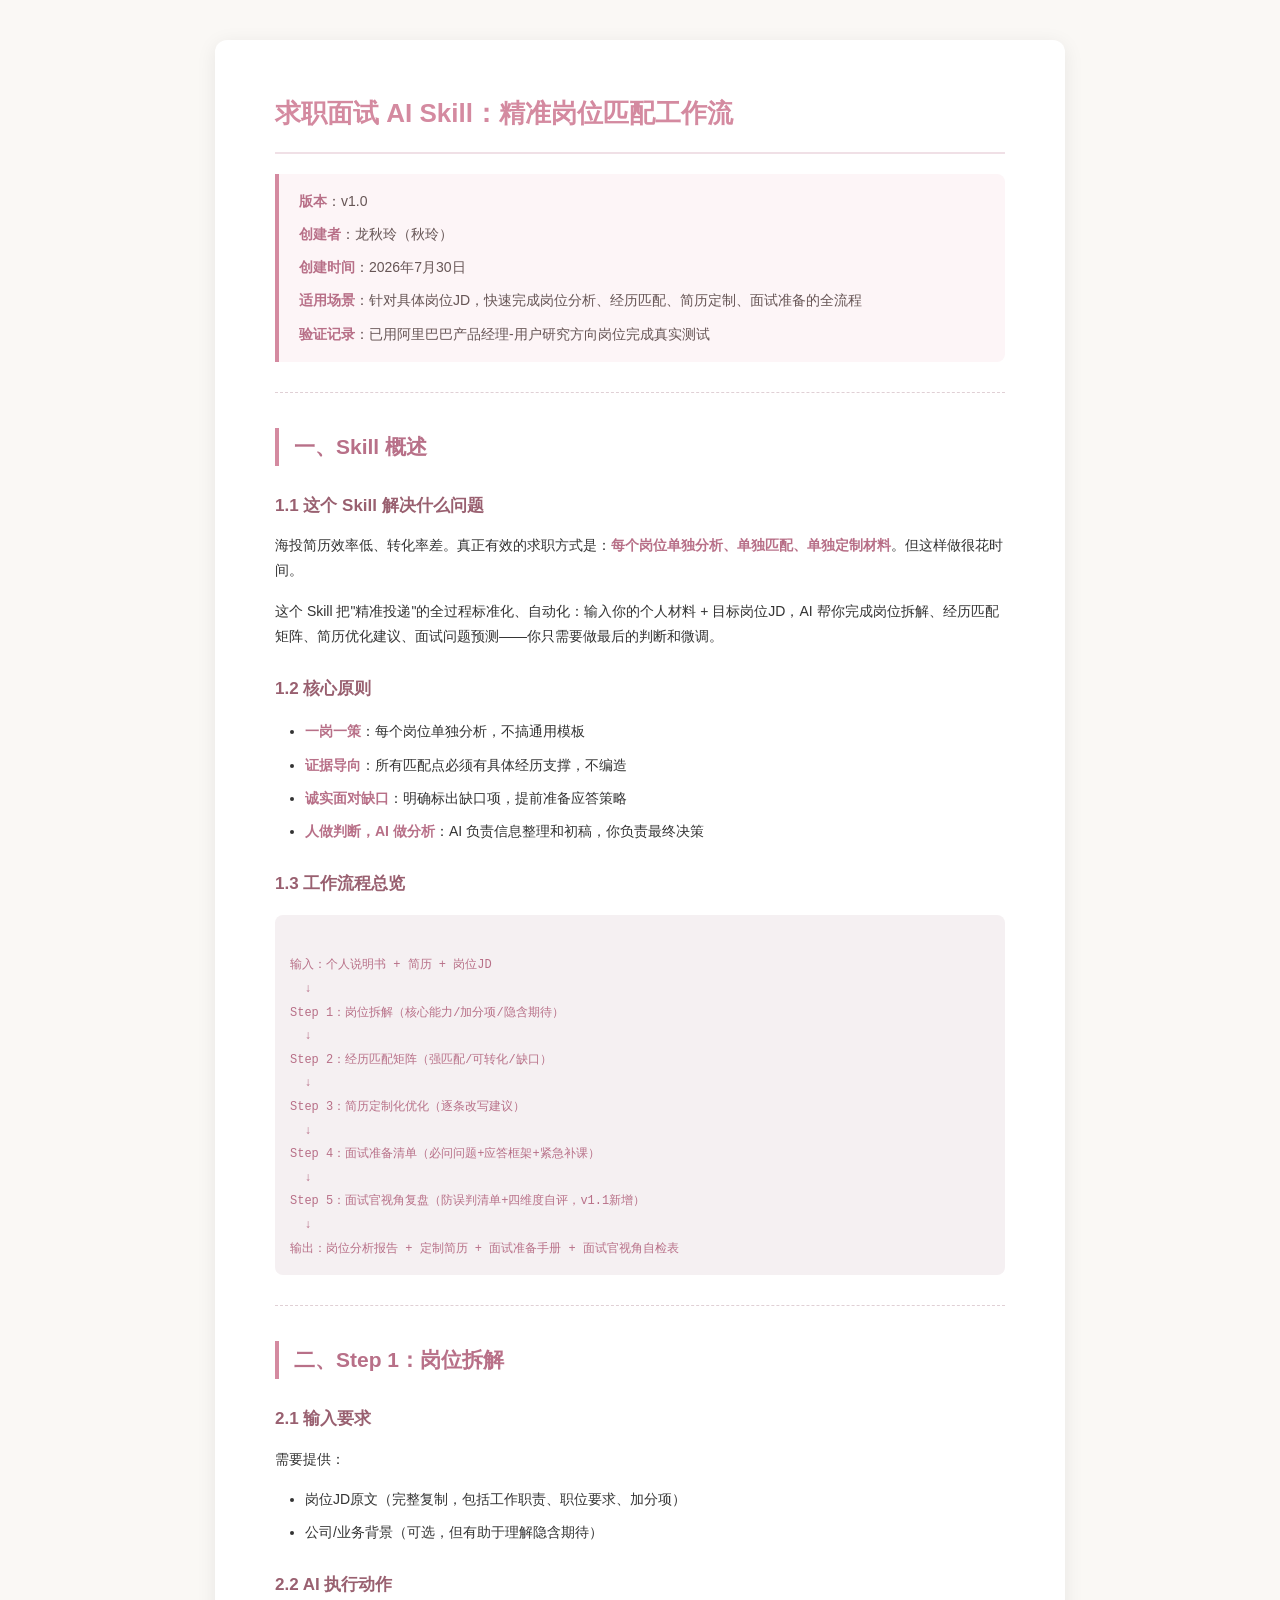
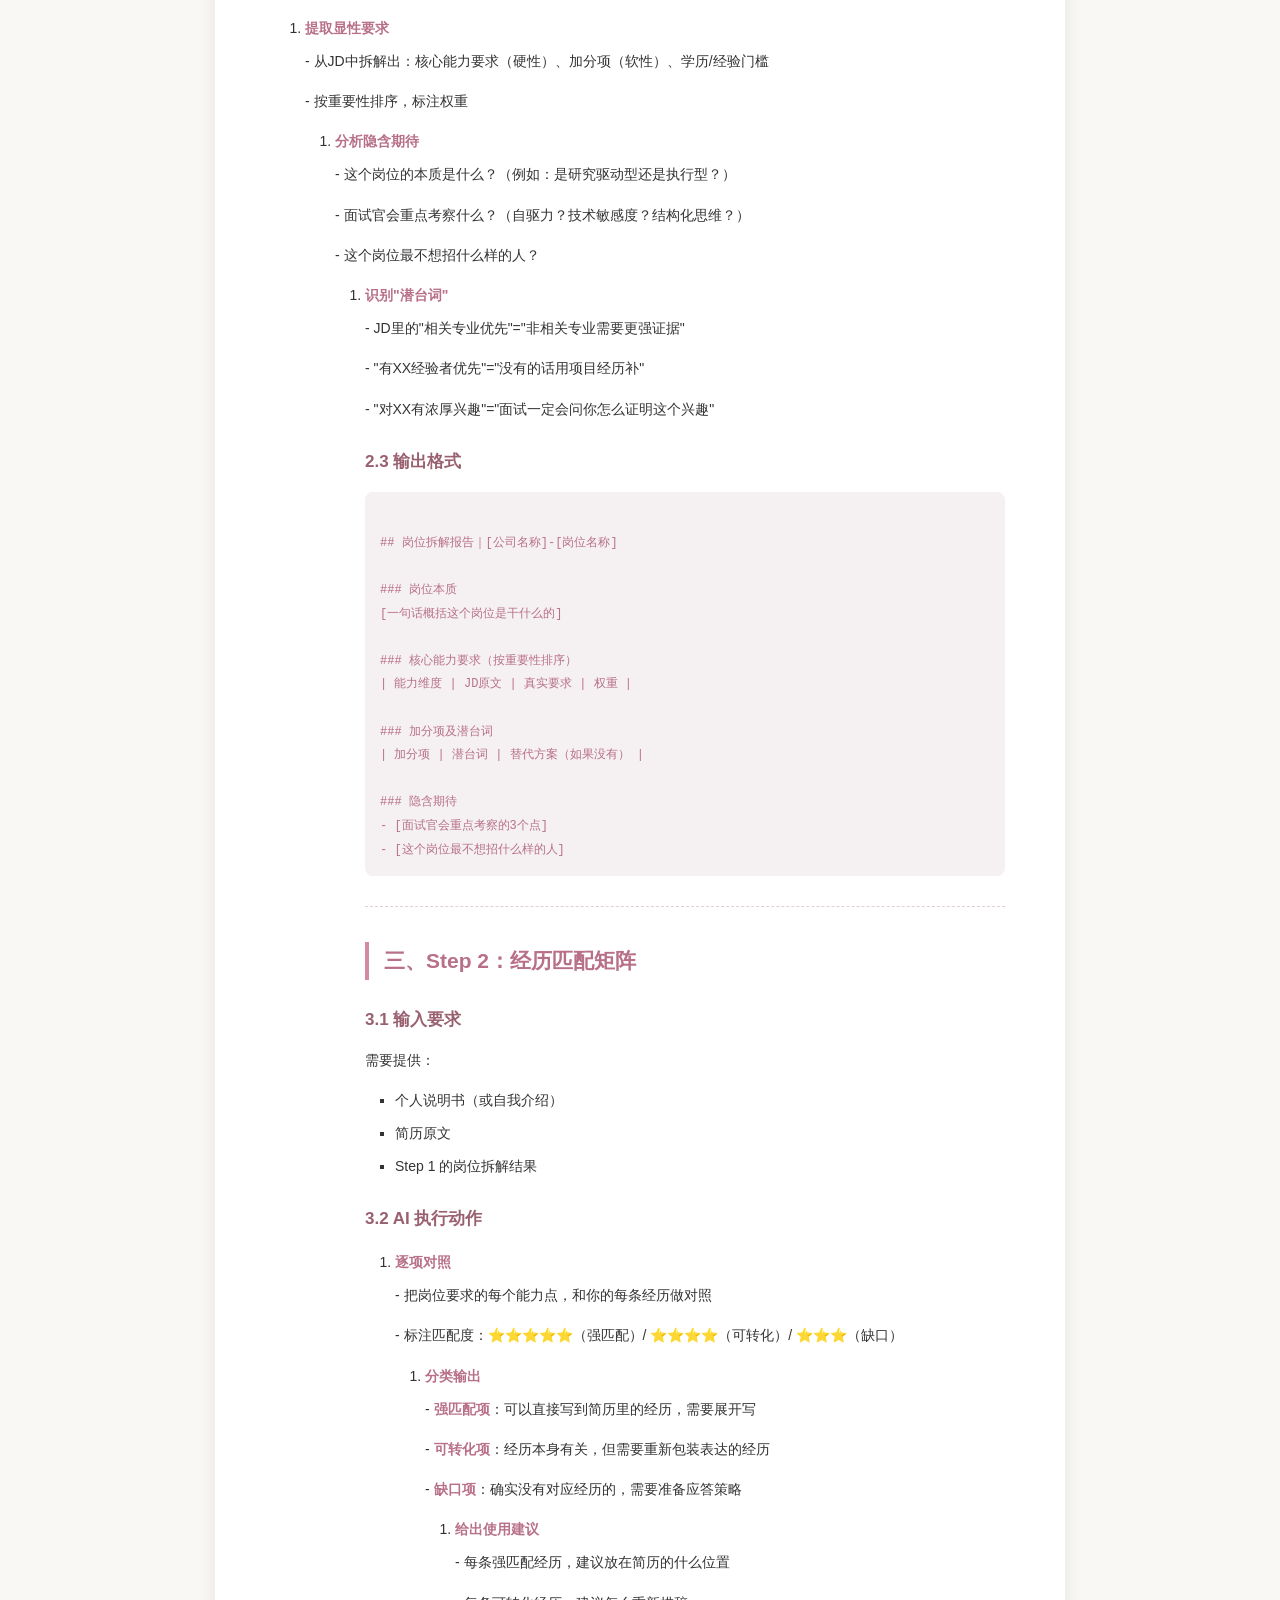
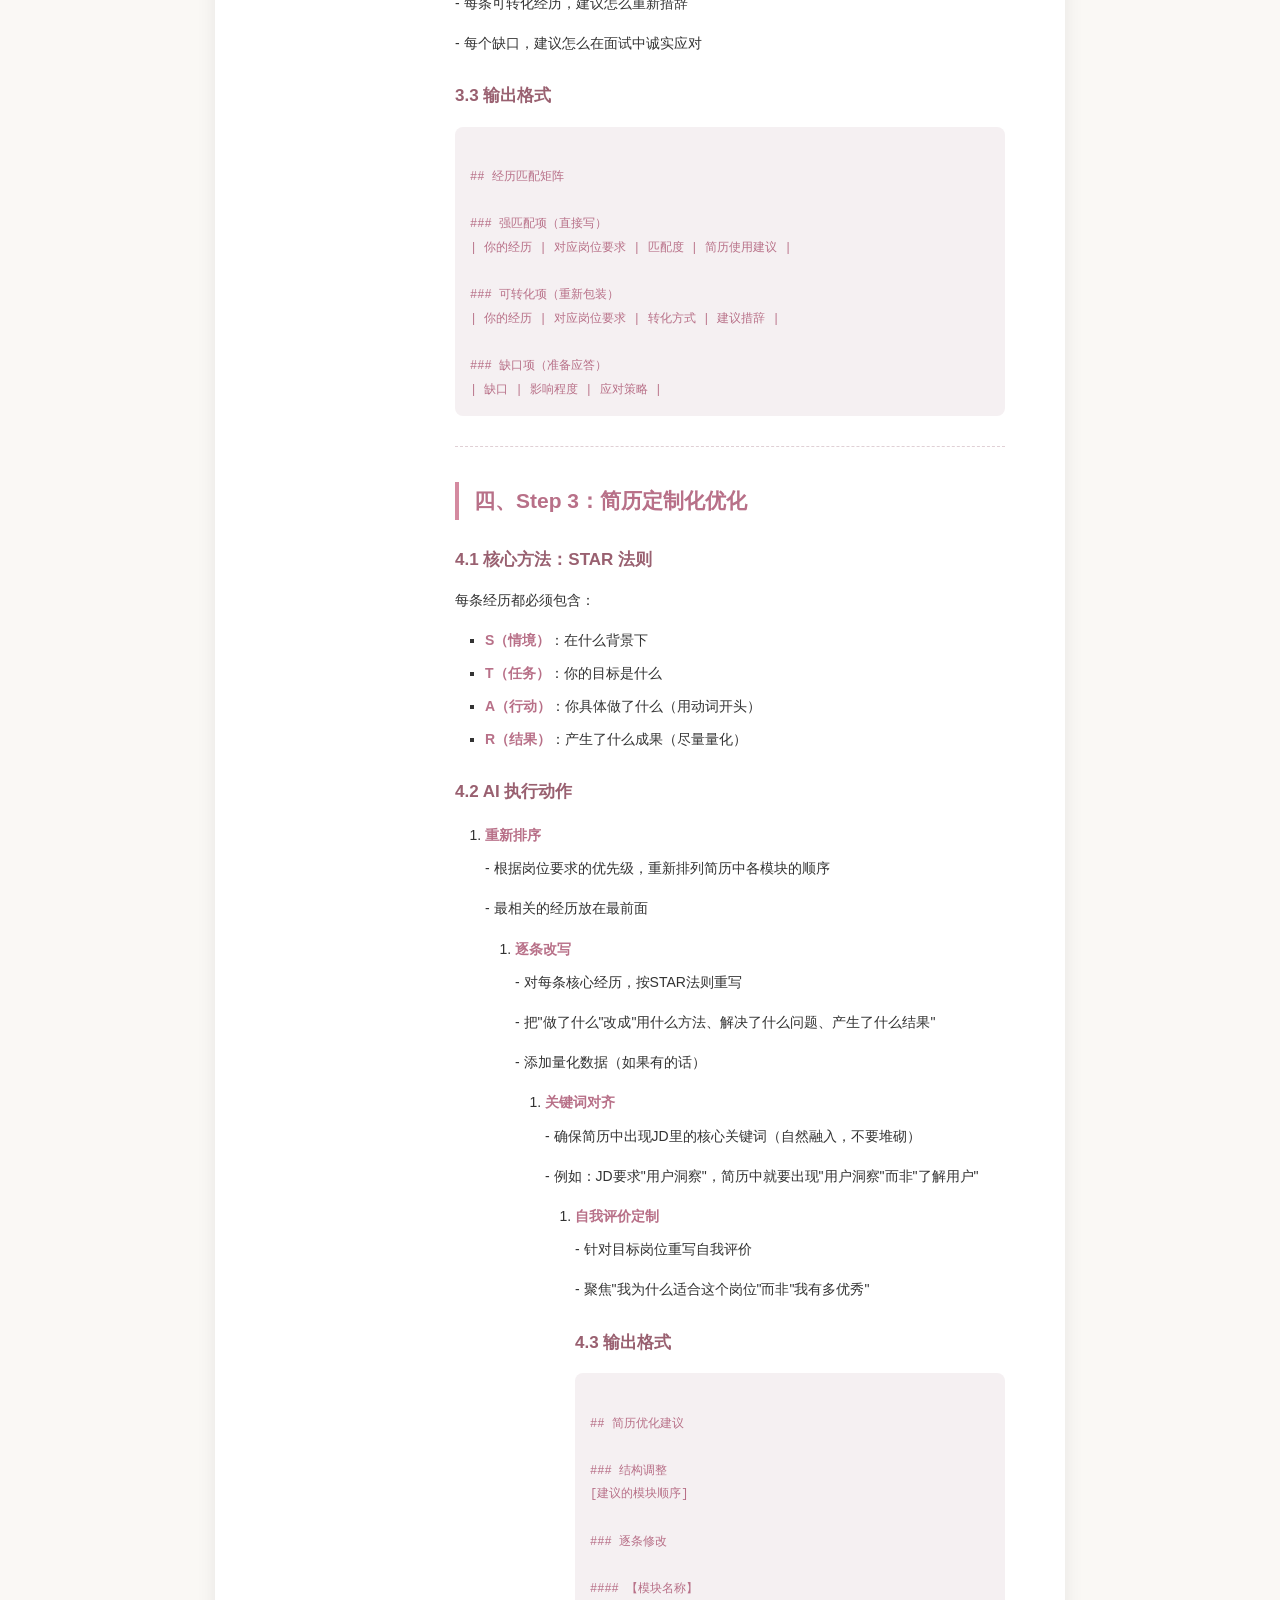
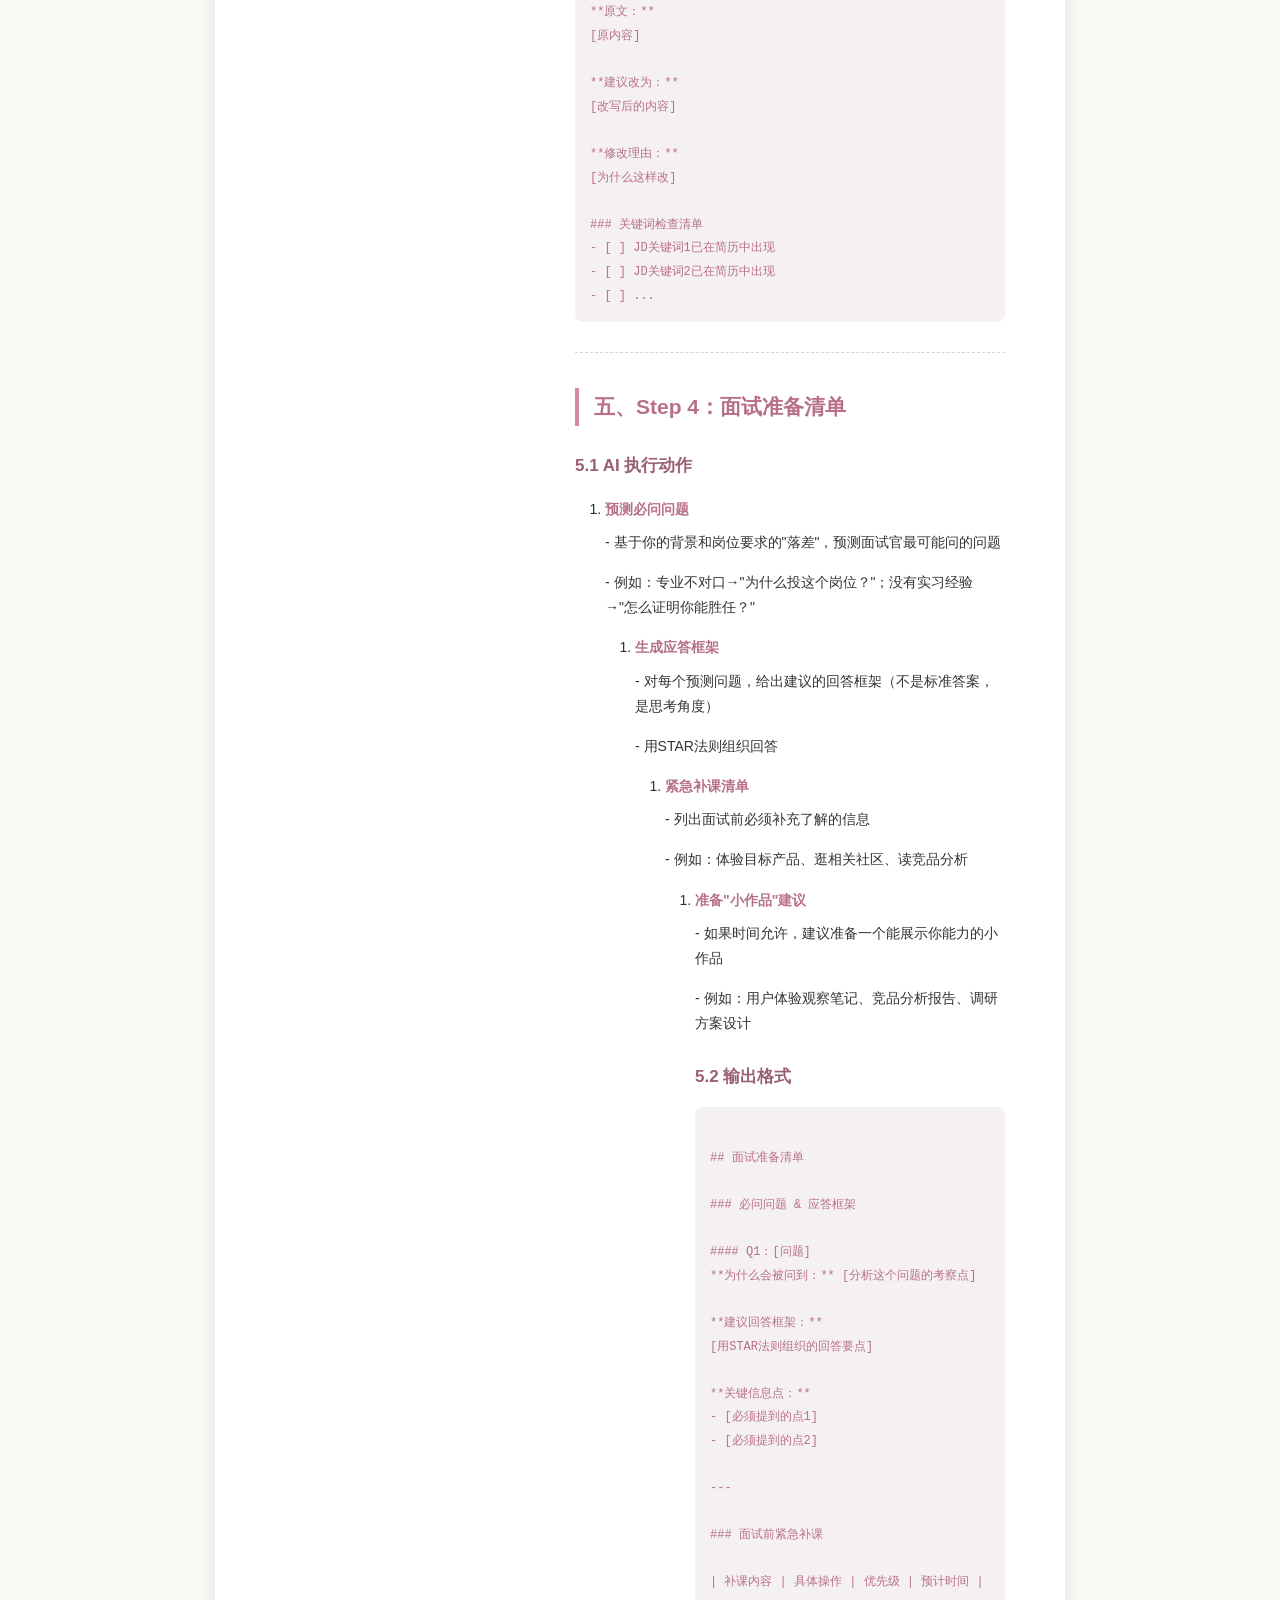
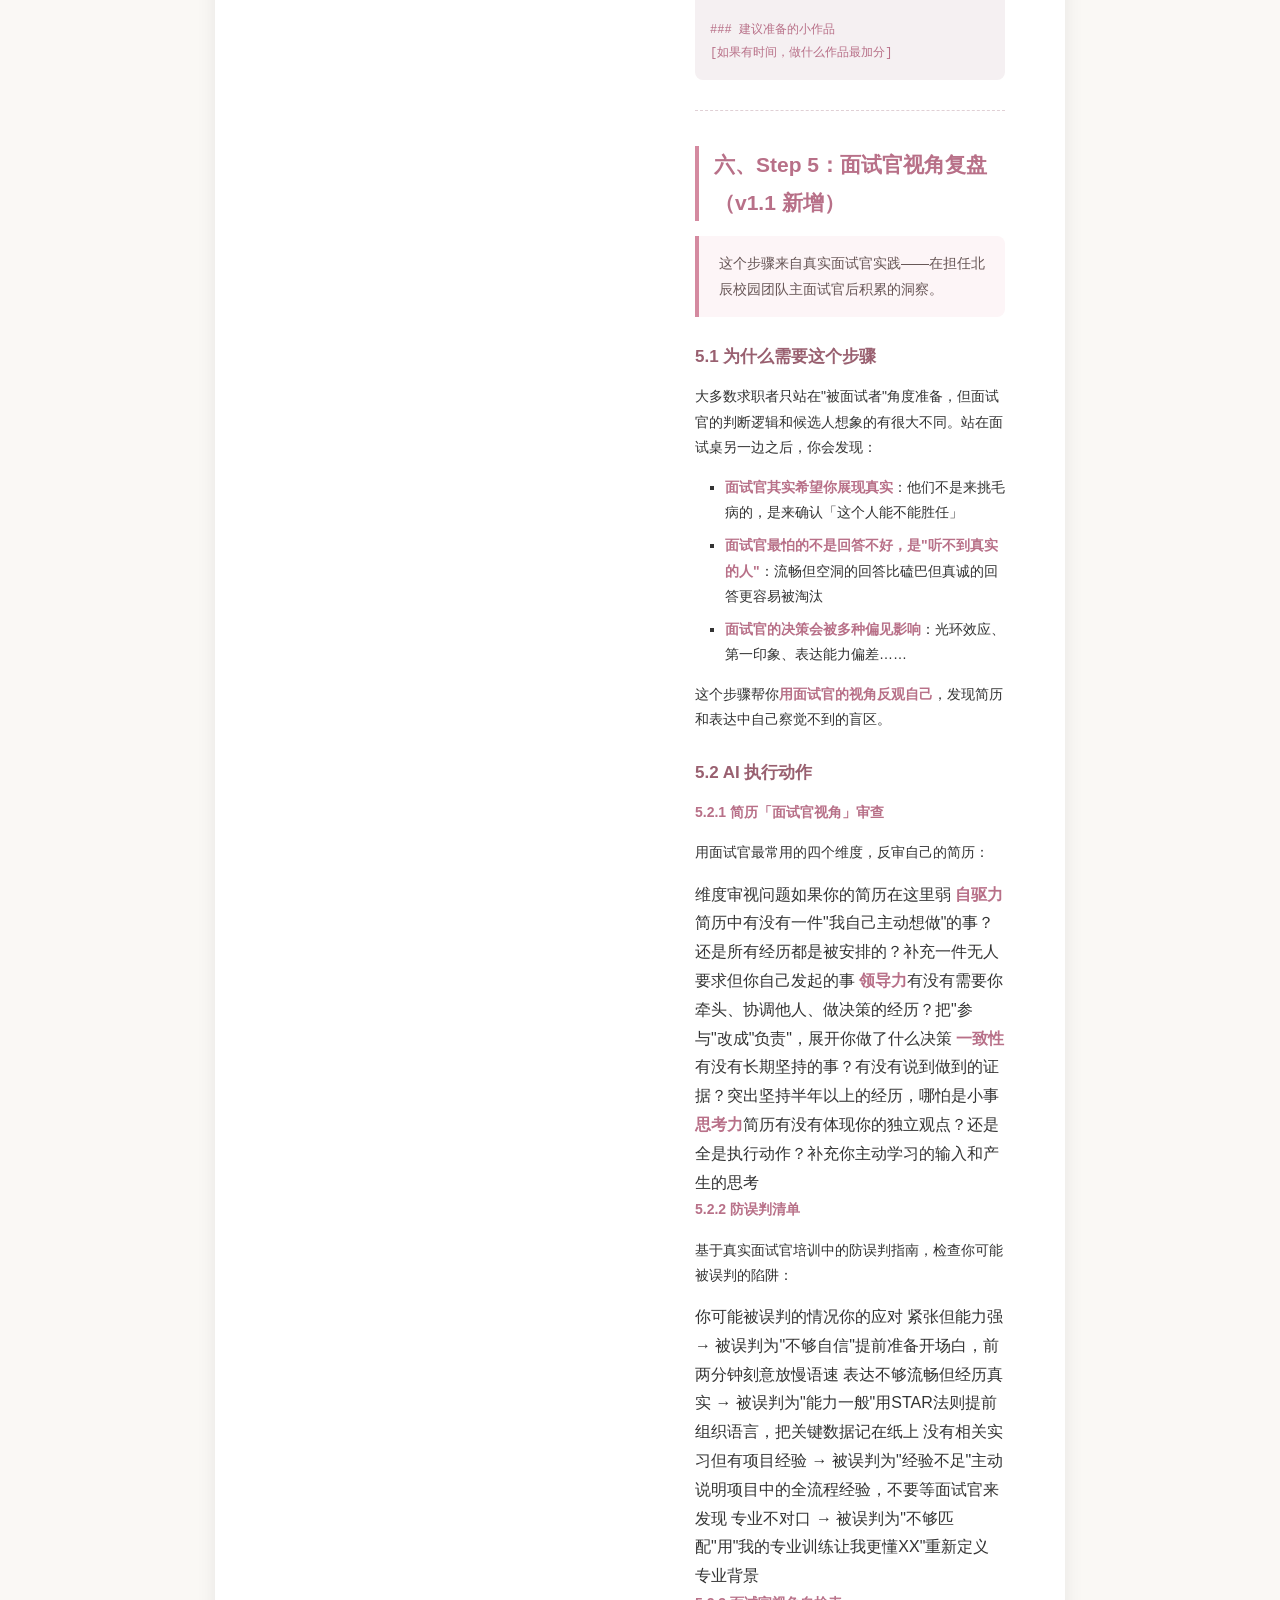
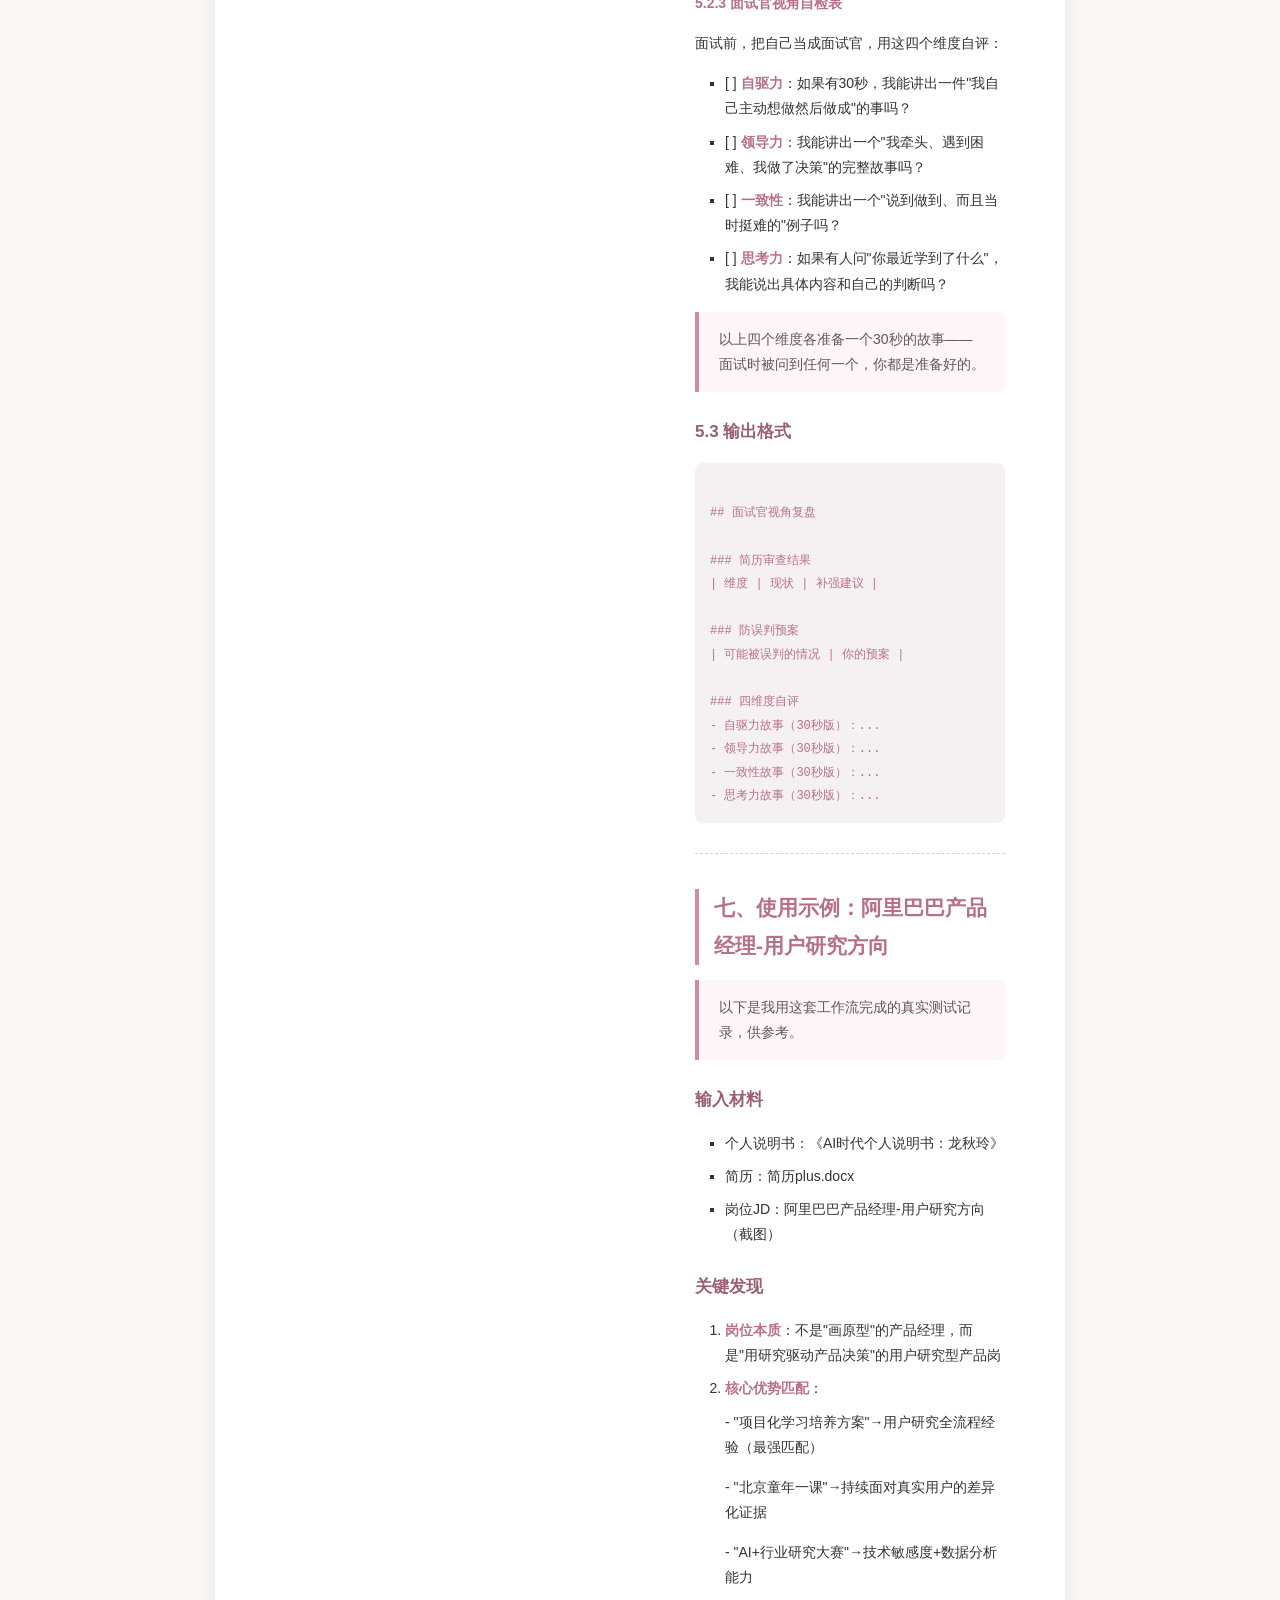
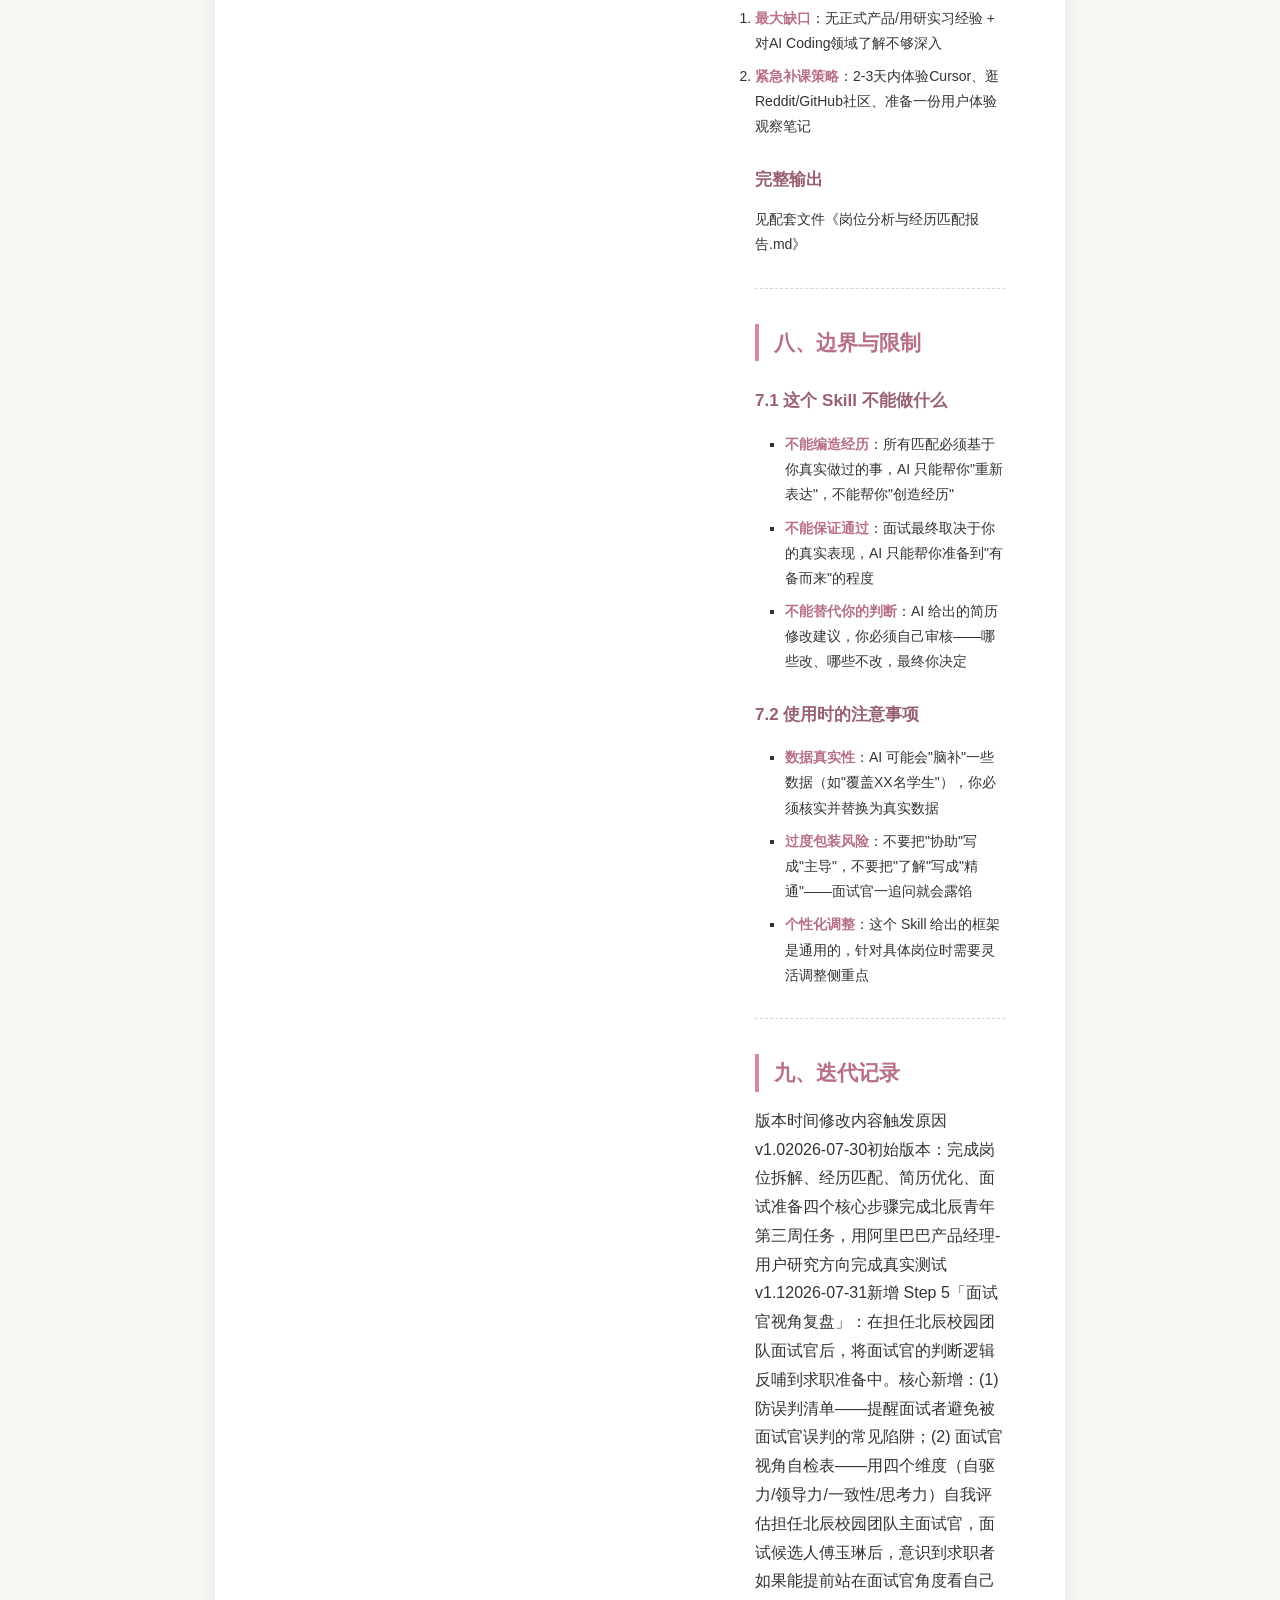
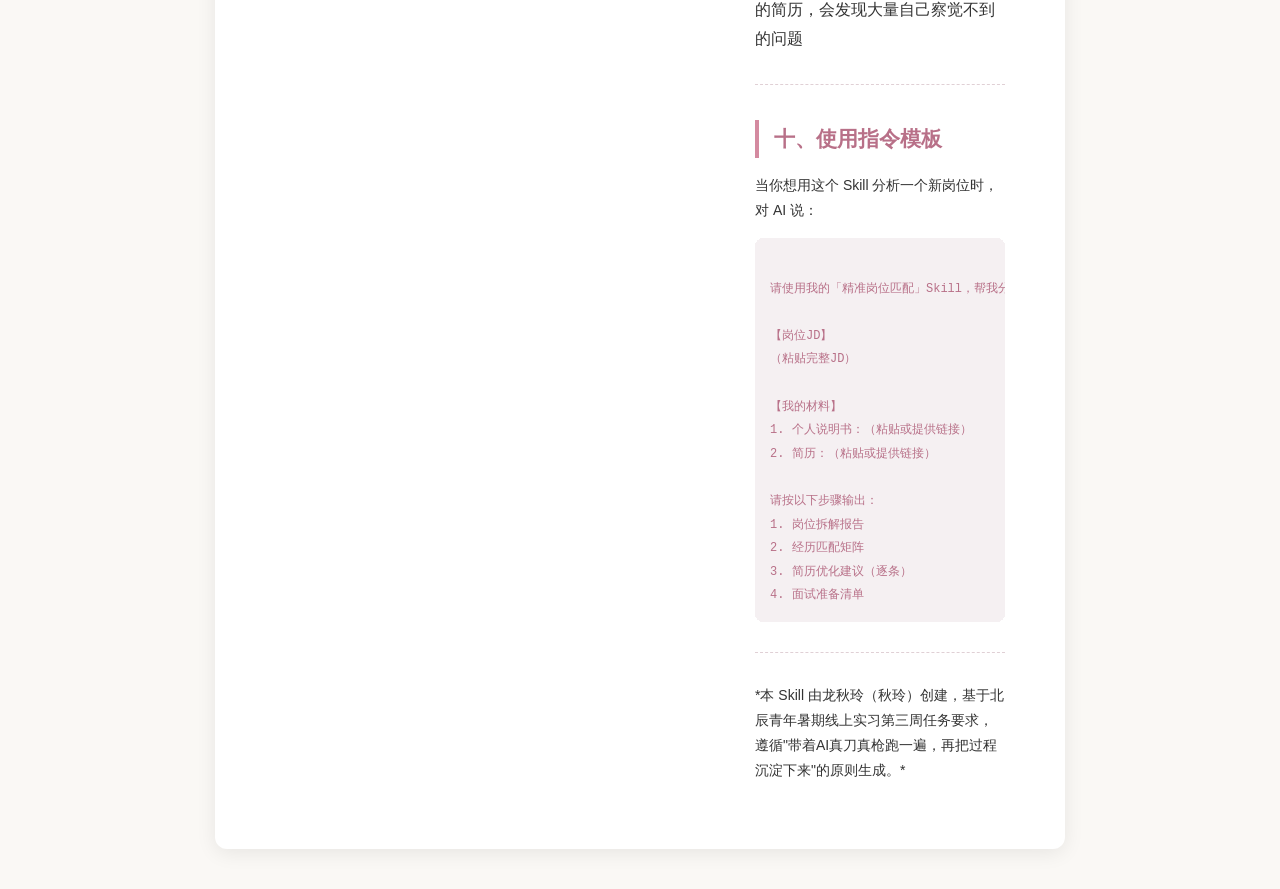
<file: skill_doc.html>
<!DOCTYPE html>
<html lang="zh-CN">
<head>
    <meta charset="UTF-8">
    <meta name="viewport" content="width=device-width, initial-scale=1.0">
    <title>求职面试 AI Skill：精准岗位匹配工作流 v1.1</title>
    <style>
        * { margin: 0; padding: 0; box-sizing: border-box; }
        body {
            font-family: -apple-system, BlinkMacSystemFont, 'Segoe UI', 'PingFang SC', 'Hiragino Sans GB', 'Microsoft YaHei', sans-serif;
            background: #faf8f5;
            color: #333;
            line-height: 1.8;
            padding: 40px 20px;
        }
        .container {
            max-width: 850px;
            margin: 0 auto;
            background: #fff;
            padding: 50px 60px;
            border-radius: 12px;
            box-shadow: 0 4px 20px rgba(0,0,0,0.08);
        }
        h1 { font-size: 26px; color: #d48aa0; margin-bottom: 20px; border-bottom: 2px solid #f0e0e6; padding-bottom: 15px; }
        h2 { font-size: 21px; color: #b87088; margin: 35px 0 15px; border-left: 4px solid #d48aa0; padding-left: 15px; }
        h3 { font-size: 17px; color: #996070; margin: 25px 0 12px; }
        h4 { font-size: 15px; color: #885566; margin: 20px 0 10px; }
        p { margin-bottom: 15px; font-size: 14px; }
        blockquote {
            background: #fdf5f7;
            border-left: 4px solid #d48aa0;
            padding: 15px 20px;
            margin: 15px 0;
            border-radius: 0 8px 8px 0;
            color: #665555;
        }
        blockquote p { margin-bottom: 8px; font-size: 14px; }
        blockquote p:last-child { margin-bottom: 0; }
        ul, ol { margin: 15px 0 15px 30px; }
        li { margin-bottom: 8px; font-size: 14px; }
        strong { color: #b87088; }
        hr { border: none; border-top: 1px dashed #e0d0d5; margin: 30px 0; }
        table { width: 100%; border-collapse: collapse; margin: 20px 0; }
        td { border: 1px solid #e8d8de; padding: 10px 15px; text-align: left; font-size: 13px; }
        tr:first-child td { background: #fdf5f7; color: #b87088; font-weight: bold; }
        pre { background: #f5f0f2; padding: 15px; border-radius: 8px; overflow-x: auto; margin: 15px 0; }
        code { font-size: 12px; color: #b87088; }
        @media (max-width: 600px) {
            .container { padding: 30px 20px; }
            h1 { font-size: 22px; }
            h2 { font-size: 18px; }
        }
    </style>
<script src="assets/js/clarity-loader.js" async></script>
</head>
<body>
    <div class="container">
<h1>求职面试 AI Skill：精准岗位匹配工作流</h1>
<blockquote>
<p><strong>版本</strong>：v1.0</p>
<p><strong>创建者</strong>：龙秋玲（秋玲）</p>
<p><strong>创建时间</strong>：2026年7月30日</p>
<p><strong>适用场景</strong>：针对具体岗位JD，快速完成岗位分析、经历匹配、简历定制、面试准备的全流程</p>
<p><strong>验证记录</strong>：已用阿里巴巴产品经理-用户研究方向岗位完成真实测试</p>
</blockquote>
<hr>
<h2>一、Skill 概述</h2>
<h3>1.1 这个 Skill 解决什么问题</h3>
<p>海投简历效率低、转化率差。真正有效的求职方式是：<strong>每个岗位单独分析、单独匹配、单独定制材料</strong>。但这样做很花时间。</p>
<p>这个 Skill 把"精准投递"的全过程标准化、自动化：输入你的个人材料 + 目标岗位JD，AI 帮你完成岗位拆解、经历匹配矩阵、简历优化建议、面试问题预测——你只需要做最后的判断和微调。</p>
<h3>1.2 核心原则</h3>
<ul>
<li><strong>一岗一策</strong>：每个岗位单独分析，不搞通用模板</li>
<li><strong>证据导向</strong>：所有匹配点必须有具体经历支撑，不编造</li>
<li><strong>诚实面对缺口</strong>：明确标出缺口项，提前准备应答策略</li>
<li><strong>人做判断，AI 做分析</strong>：AI 负责信息整理和初稿，你负责最终决策</li>
</ul>
<h3>1.3 工作流程总览</h3>
<pre><code>
输入：个人说明书 + 简历 + 岗位JD
  ↓
Step 1：岗位拆解（核心能力/加分项/隐含期待）
  ↓
Step 2：经历匹配矩阵（强匹配/可转化/缺口）
  ↓
Step 3：简历定制化优化（逐条改写建议）
  ↓
Step 4：面试准备清单（必问问题+应答框架+紧急补课）
  ↓
Step 5：面试官视角复盘（防误判清单+四维度自评，v1.1新增）
  ↓
输出：岗位分析报告 + 定制简历 + 面试准备手册 + 面试官视角自检表
</code></pre>
<hr>
<h2>二、Step 1：岗位拆解</h2>
<h3>2.1 输入要求</h3>
<p>需要提供：</p>
<ul>
<li>岗位JD原文（完整复制，包括工作职责、职位要求、加分项）</li>
<li>公司/业务背景（可选，但有助于理解隐含期待）</li>
</ul>
<h3>2.2 AI 执行动作</h3>
<ol>
<li><strong>提取显性要求</strong></li>
</ul>
<p>   - 从JD中拆解出：核心能力要求（硬性）、加分项（软性）、学历/经验门槛</p>
<p>   - 按重要性排序，标注权重</p>
<ol>
<li><strong>分析隐含期待</strong></li>
</ul>
<p>   - 这个岗位的本质是什么？（例如：是研究驱动型还是执行型？）</p>
<p>   - 面试官会重点考察什么？（自驱力？技术敏感度？结构化思维？）</p>
<p>   - 这个岗位最不想招什么样的人？</p>
<ol>
<li><strong>识别"潜台词"</strong></li>
</ul>
<p>   - JD里的"相关专业优先"="非相关专业需要更强证据"</p>
<p>   - "有XX经验者优先"="没有的话用项目经历补"</p>
<p>   - "对XX有浓厚兴趣"="面试一定会问你怎么证明这个兴趣"</p>
<h3>2.3 输出格式</h3>
<pre><code>
## 岗位拆解报告｜[公司名称]-[岗位名称]

### 岗位本质
[一句话概括这个岗位是干什么的]

### 核心能力要求（按重要性排序）
| 能力维度 | JD原文 | 真实要求 | 权重 |

### 加分项及潜台词
| 加分项 | 潜台词 | 替代方案（如果没有） |

### 隐含期待
- [面试官会重点考察的3个点]
- [这个岗位最不想招什么样的人]
</code></pre>
<hr>
<h2>三、Step 2：经历匹配矩阵</h2>
<h3>3.1 输入要求</h3>
<p>需要提供：</p>
<ul>
<li>个人说明书（或自我介绍）</li>
<li>简历原文</li>
<li>Step 1 的岗位拆解结果</li>
</ul>
<h3>3.2 AI 执行动作</h3>
<ol>
<li><strong>逐项对照</strong></li>
</ul>
<p>   - 把岗位要求的每个能力点，和你的每条经历做对照</p>
<p>   - 标注匹配度：⭐⭐⭐⭐⭐（强匹配）/ ⭐⭐⭐⭐（可转化）/ ⭐⭐⭐（缺口）</p>
<ol>
<li><strong>分类输出</strong></li>
</ul>
<p>   - <strong>强匹配项</strong>：可以直接写到简历里的经历，需要展开写</p>
<p>   - <strong>可转化项</strong>：经历本身有关，但需要重新包装表达的经历</p>
<p>   - <strong>缺口项</strong>：确实没有对应经历的，需要准备应答策略</p>
<ol>
<li><strong>给出使用建议</strong></li>
</ul>
<p>   - 每条强匹配经历，建议放在简历的什么位置</p>
<p>   - 每条可转化经历，建议怎么重新措辞</p>
<p>   - 每个缺口，建议怎么在面试中诚实应对</p>
<h3>3.3 输出格式</h3>
<pre><code>
## 经历匹配矩阵

### 强匹配项（直接写）
| 你的经历 | 对应岗位要求 | 匹配度 | 简历使用建议 |

### 可转化项（重新包装）
| 你的经历 | 对应岗位要求 | 转化方式 | 建议措辞 |

### 缺口项（准备应答）
| 缺口 | 影响程度 | 应对策略 |
</code></pre>
<hr>
<h2>四、Step 3：简历定制化优化</h2>
<h3>4.1 核心方法：STAR 法则</h3>
<p>每条经历都必须包含：</p>
<ul>
<li><strong>S（情境）</strong>：在什么背景下</li>
<li><strong>T（任务）</strong>：你的目标是什么</li>
<li><strong>A（行动）</strong>：你具体做了什么（用动词开头）</li>
<li><strong>R（结果）</strong>：产生了什么成果（尽量量化）</li>
</ul>
<h3>4.2 AI 执行动作</h3>
<ol>
<li><strong>重新排序</strong></li>
</ul>
<p>   - 根据岗位要求的优先级，重新排列简历中各模块的顺序</p>
<p>   - 最相关的经历放在最前面</p>
<ol>
<li><strong>逐条改写</strong></li>
</ul>
<p>   - 对每条核心经历，按STAR法则重写</p>
<p>   - 把"做了什么"改成"用什么方法、解决了什么问题、产生了什么结果"</p>
<p>   - 添加量化数据（如果有的话）</p>
<ol>
<li><strong>关键词对齐</strong></li>
</ul>
<p>   - 确保简历中出现JD里的核心关键词（自然融入，不要堆砌）</p>
<p>   - 例如：JD要求"用户洞察"，简历中就要出现"用户洞察"而非"了解用户"</p>
<ol>
<li><strong>自我评价定制</strong></li>
</ul>
<p>   - 针对目标岗位重写自我评价</p>
<p>   - 聚焦"我为什么适合这个岗位"而非"我有多优秀"</p>
<h3>4.3 输出格式</h3>
<pre><code>
## 简历优化建议

### 结构调整
[建议的模块顺序]

### 逐条修改

#### 【模块名称】
**原文：**
[原内容]

**建议改为：**
[改写后的内容]

**修改理由：**
[为什么这样改]

### 关键词检查清单
- [ ] JD关键词1已在简历中出现
- [ ] JD关键词2已在简历中出现
- [ ] ...
</code></pre>
<hr>
<h2>五、Step 4：面试准备清单</h2>
<h3>5.1 AI 执行动作</h3>
<ol>
<li><strong>预测必问问题</strong></li>
</ul>
<p>   - 基于你的背景和岗位要求的"落差"，预测面试官最可能问的问题</p>
<p>   - 例如：专业不对口→"为什么投这个岗位？"；没有实习经验→"怎么证明你能胜任？"</p>
<ol>
<li><strong>生成应答框架</strong></li>
</ul>
<p>   - 对每个预测问题，给出建议的回答框架（不是标准答案，是思考角度）</p>
<p>   - 用STAR法则组织回答</p>
<ol>
<li><strong>紧急补课清单</strong></li>
</ul>
<p>   - 列出面试前必须补充了解的信息</p>
<p>   - 例如：体验目标产品、逛相关社区、读竞品分析</p>
<ol>
<li><strong>准备"小作品"建议</strong></li>
</ul>
<p>   - 如果时间允许，建议准备一个能展示你能力的小作品</p>
<p>   - 例如：用户体验观察笔记、竞品分析报告、调研方案设计</p>
<h3>5.2 输出格式</h3>
<pre><code>
## 面试准备清单

### 必问问题 & 应答框架

#### Q1：[问题]
**为什么会被问到：** [分析这个问题的考察点]

**建议回答框架：**
[用STAR法则组织的回答要点]

**关键信息点：**
- [必须提到的点1]
- [必须提到的点2]

---

### 面试前紧急补课

| 补课内容 | 具体操作 | 优先级 | 预计时间 |

### 建议准备的小作品
[如果有时间，做什么作品最加分]
</code></pre>
<hr>
<h2>六、Step 5：面试官视角复盘（v1.1 新增）</h2>
<blockquote>
<p>这个步骤来自真实面试官实践——在担任北辰校园团队主面试官后积累的洞察。</p>
</blockquote>
<h3>5.1 为什么需要这个步骤</h3>
<p>大多数求职者只站在"被面试者"角度准备，但面试官的判断逻辑和候选人想象的有很大不同。站在面试桌另一边之后，你会发现：</p>
<ul>
<li><strong>面试官其实希望你展现真实</strong>：他们不是来挑毛病的，是来确认「这个人能不能胜任」</li>
<li><strong>面试官最怕的不是回答不好，是"听不到真实的人"</strong>：流畅但空洞的回答比磕巴但真诚的回答更容易被淘汰</li>
<li><strong>面试官的决策会被多种偏见影响</strong>：光环效应、第一印象、表达能力偏差……</li>
</ul>
<p>这个步骤帮你<strong>用面试官的视角反观自己</strong>，发现简历和表达中自己察觉不到的盲区。</p>
<h3>5.2 AI 执行动作</h3>
<p><strong>5.2.1 简历「面试官视角」审查</strong></p>
<p>用面试官最常用的四个维度，反审自己的简历：</p>
<tr><td>维度</td><td>审视问题</td><td>如果你的简历在这里弱</td></tr>
<tr><td><strong>自驱力</strong></td><td>简历中有没有一件"我自己主动想做"的事？还是所有经历都是被安排的？</td><td>补充一件无人要求但你自己发起的事</td></tr>
<tr><td><strong>领导力</strong></td><td>有没有需要你牵头、协调他人、做决策的经历？</td><td>把"参与"改成"负责"，展开你做了什么决策</td></tr>
<tr><td><strong>一致性</strong></td><td>有没有长期坚持的事？有没有说到做到的证据？</td><td>突出坚持半年以上的经历，哪怕是小事</td></tr>
<tr><td><strong>思考力</strong></td><td>简历有没有体现你的独立观点？还是全是执行动作？</td><td>补充你主动学习的输入和产生的思考</td></tr>
<p><strong>5.2.2 防误判清单</strong></p>
<p>基于真实面试官培训中的防误判指南，检查你可能被误判的陷阱：</p>
<tr><td>你可能被误判的情况</td><td>你的应对</td></tr>
<tr><td>紧张但能力强 → 被误判为"不够自信"</td><td>提前准备开场白，前两分钟刻意放慢语速</td></tr>
<tr><td>表达不够流畅但经历真实 → 被误判为"能力一般"</td><td>用STAR法则提前组织语言，把关键数据记在纸上</td></tr>
<tr><td>没有相关实习但有项目经验 → 被误判为"经验不足"</td><td>主动说明项目中的全流程经验，不要等面试官来发现</td></tr>
<tr><td>专业不对口 → 被误判为"不够匹配"</td><td>用"我的专业训练让我更懂XX"重新定义专业背景</td></tr>
<p><strong>5.2.3 面试官视角自检表</strong></p>
<p>面试前，把自己当成面试官，用这四个维度自评：</p>
<ul>
<li>[ ] <strong>自驱力</strong>：如果有30秒，我能讲出一件"我自己主动想做然后做成"的事吗？</li>
<li>[ ] <strong>领导力</strong>：我能讲出一个"我牵头、遇到困难、我做了决策"的完整故事吗？</li>
<li>[ ] <strong>一致性</strong>：我能讲出一个"说到做到、而且当时挺难的"例子吗？</li>
<li>[ ] <strong>思考力</strong>：如果有人问"你最近学到了什么"，我能说出具体内容和自己的判断吗？</li>
</ul>
<blockquote>
<p>以上四个维度各准备一个30秒的故事——面试时被问到任何一个，你都是准备好的。</p>
</blockquote>
<h3>5.3 输出格式</h3>
<pre><code>
## 面试官视角复盘

### 简历审查结果
| 维度 | 现状 | 补强建议 |

### 防误判预案
| 可能被误判的情况 | 你的预案 |

### 四维度自评
- 自驱力故事（30秒版）：...
- 领导力故事（30秒版）：...
- 一致性故事（30秒版）：...
- 思考力故事（30秒版）：...
</code></pre>
<hr>
<h2>七、使用示例：阿里巴巴产品经理-用户研究方向</h2>
<blockquote>
<p>以下是我用这套工作流完成的真实测试记录，供参考。</p>
</blockquote>
<h3>输入材料</h3>
<ul>
<li>个人说明书：《AI时代个人说明书：龙秋玲》</li>
<li>简历：简历plus.docx</li>
<li>岗位JD：阿里巴巴产品经理-用户研究方向（截图）</li>
</ul>
<h3>关键发现</h3>
<ol>
<li><strong>岗位本质</strong>：不是"画原型"的产品经理，而是"用研究驱动产品决策"的用户研究型产品岗</li>
<li><strong>核心优势匹配</strong>：</li>
</ul>
<p>   - "项目化学习培养方案"→用户研究全流程经验（最强匹配）</p>
<p>   - "北京童年一课"→持续面对真实用户的差异化证据</p>
<p>   - "AI+行业研究大赛"→技术敏感度+数据分析能力</p>
<ol>
<li><strong>最大缺口</strong>：无正式产品/用研实习经验 + 对AI Coding领域了解不够深入</li>
<li><strong>紧急补课策略</strong>：2-3天内体验Cursor、逛Reddit/GitHub社区、准备一份用户体验观察笔记</li>
</ul>
<h3>完整输出</h3>
<p>见配套文件《岗位分析与经历匹配报告.md》</p>
<hr>
<h2>八、边界与限制</h2>
<h3>7.1 这个 Skill 不能做什么</h3>
<ul>
<li><strong>不能编造经历</strong>：所有匹配必须基于你真实做过的事，AI 只能帮你"重新表达"，不能帮你"创造经历"</li>
<li><strong>不能保证通过</strong>：面试最终取决于你的真实表现，AI 只能帮你准备到"有备而来"的程度</li>
<li><strong>不能替代你的判断</strong>：AI 给出的简历修改建议，你必须自己审核——哪些改、哪些不改，最终你决定</li>
</ul>
<h3>7.2 使用时的注意事项</h3>
<ul>
<li><strong>数据真实性</strong>：AI 可能会"脑补"一些数据（如"覆盖XX名学生"），你必须核实并替换为真实数据</li>
<li><strong>过度包装风险</strong>：不要把"协助"写成"主导"，不要把"了解"写成"精通"——面试官一追问就会露馅</li>
<li><strong>个性化调整</strong>：这个 Skill 给出的框架是通用的，针对具体岗位时需要灵活调整侧重点</li>
</ul>
<hr>
<h2>九、迭代记录</h2>
<tr><td>版本</td><td>时间</td><td>修改内容</td><td>触发原因</td></tr>
<tr><td>v1.0</td><td>2026-07-30</td><td>初始版本：完成岗位拆解、经历匹配、简历优化、面试准备四个核心步骤</td><td>完成北辰青年第三周任务，用阿里巴巴产品经理-用户研究方向完成真实测试</td></tr>
<tr><td>v1.1</td><td>2026-07-31</td><td>新增 Step 5「面试官视角复盘」：在担任北辰校园团队面试官后，将面试官的判断逻辑反哺到求职准备中。核心新增：(1) 防误判清单——提醒面试者避免被面试官误判的常见陷阱；(2) 面试官视角自检表——用四个维度（自驱力/领导力/一致性/思考力）自我评估</td><td>担任北辰校园团队主面试官，面试候选人傅玉琳后，意识到求职者如果能提前站在面试官角度看自己的简历，会发现大量自己察觉不到的问题</td></tr>
<hr>
<h2>十、使用指令模板</h2>
<p>当你想用这个 Skill 分析一个新岗位时，对 AI 说：</p>
<pre><code>
请使用我的「精准岗位匹配」Skill，帮我分析这个岗位：

【岗位JD】
（粘贴完整JD）

【我的材料】
1. 个人说明书：（粘贴或提供链接）
2. 简历：（粘贴或提供链接）

请按以下步骤输出：
1. 岗位拆解报告
2. 经历匹配矩阵
3. 简历优化建议（逐条）
4. 面试准备清单
</code></pre>
<hr>
<p>*本 Skill 由龙秋玲（秋玲）创建，基于北辰青年暑期线上实习第三周任务要求，遵循"带着AI真刀真枪跑一遍，再把过程沉淀下来"的原则生成。*</p>
    </div>
</body>
</html>
</file>
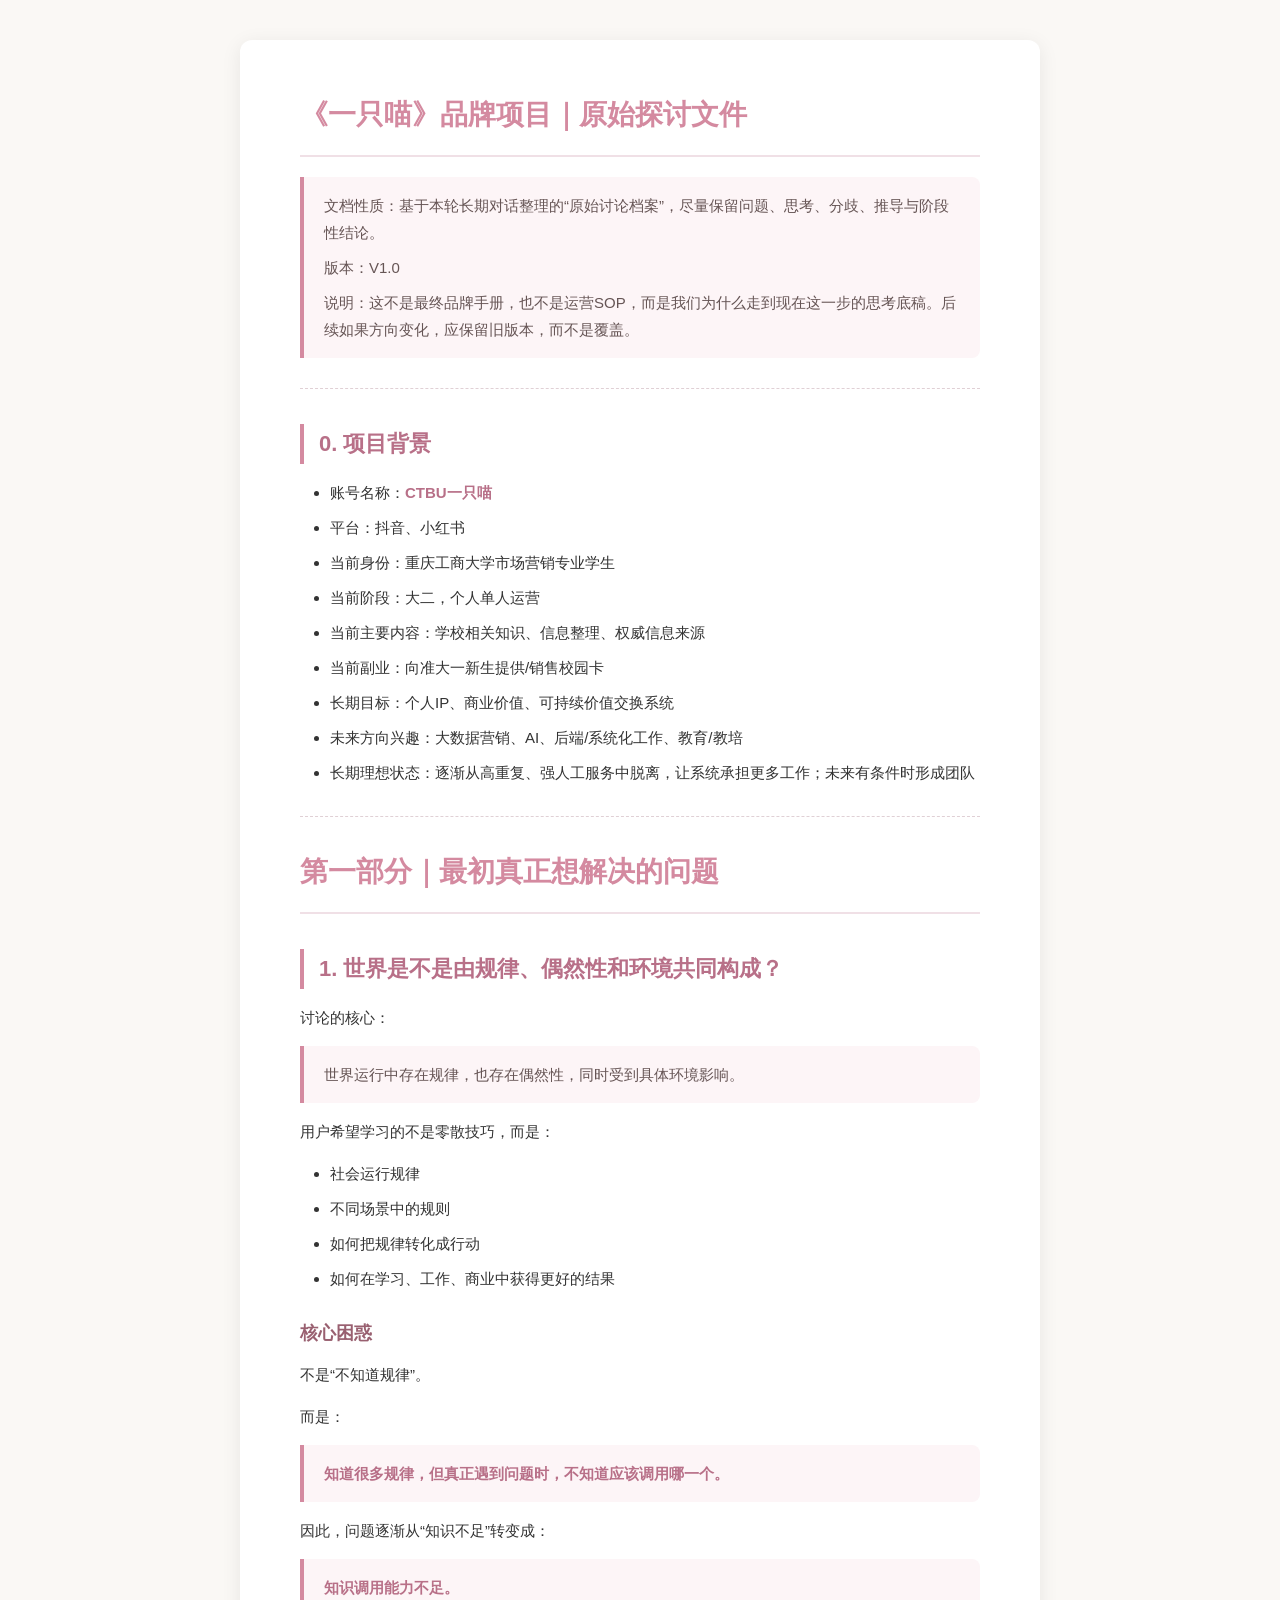
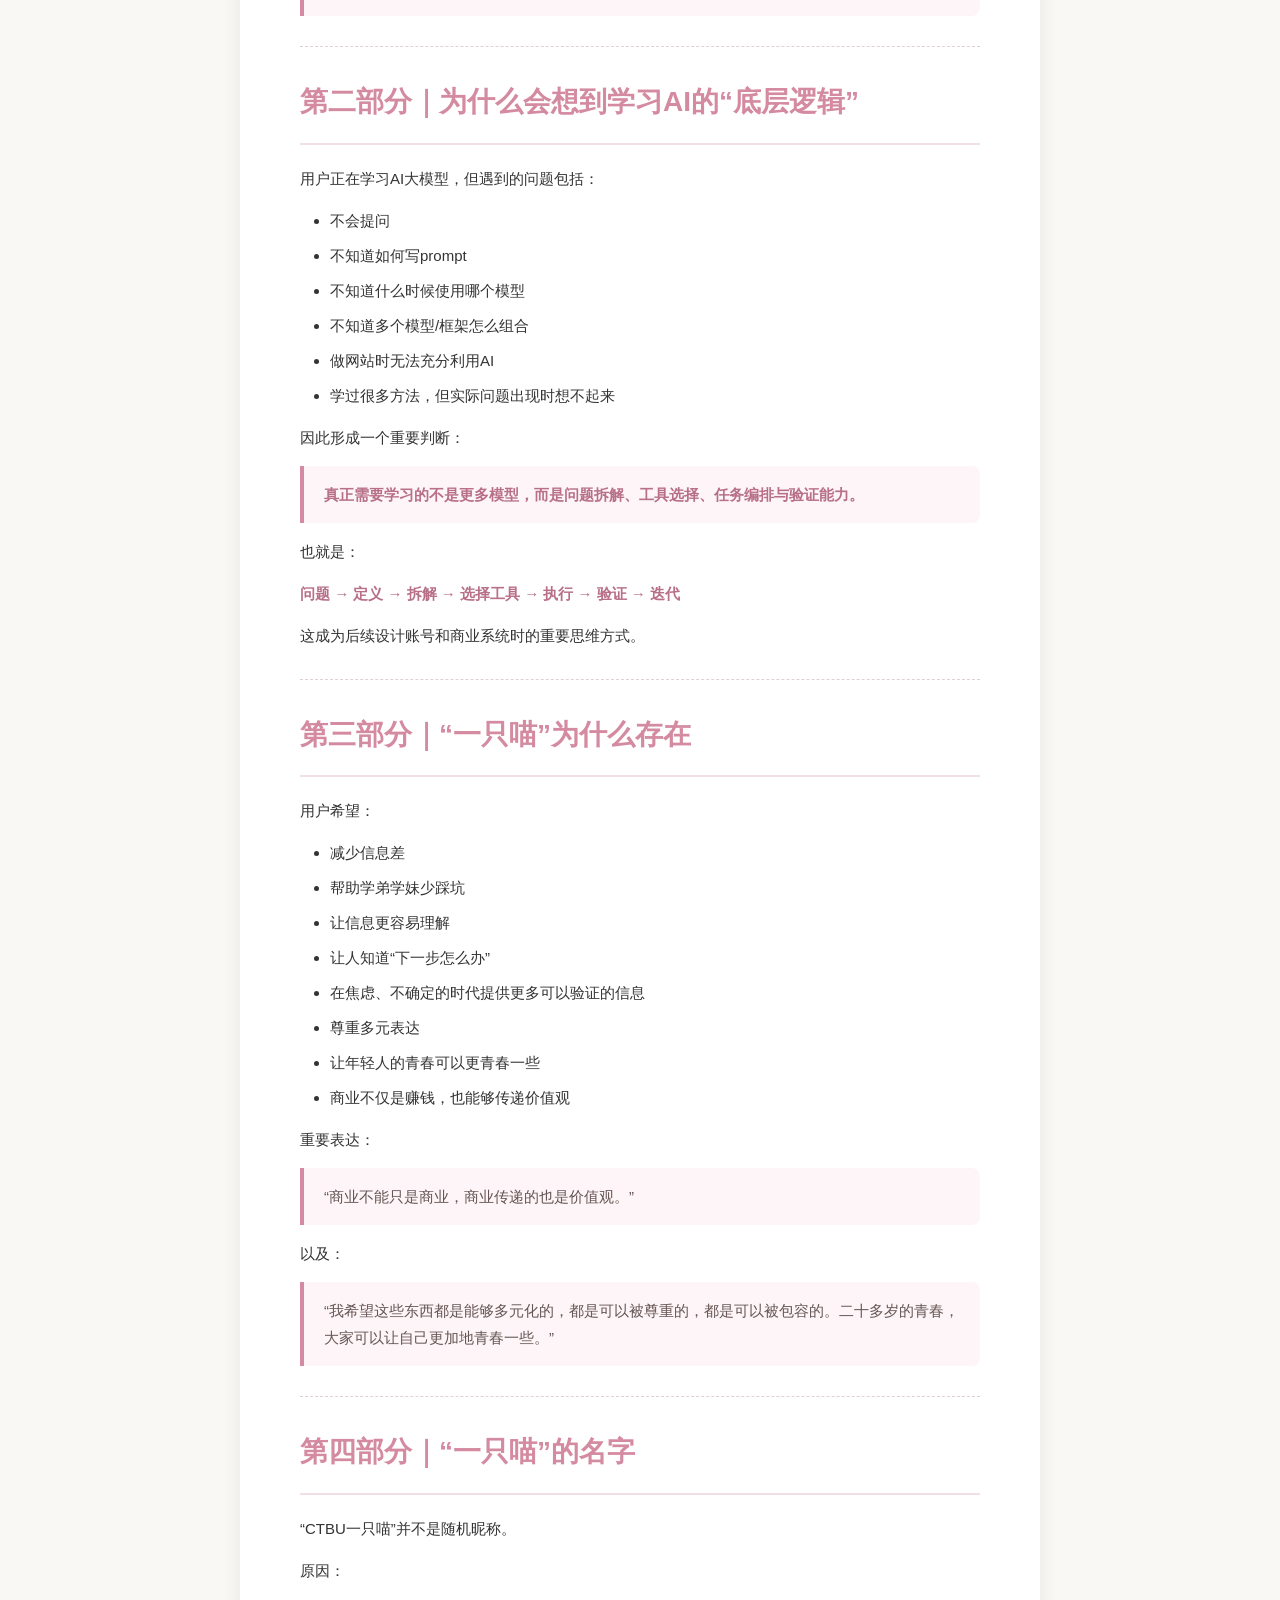
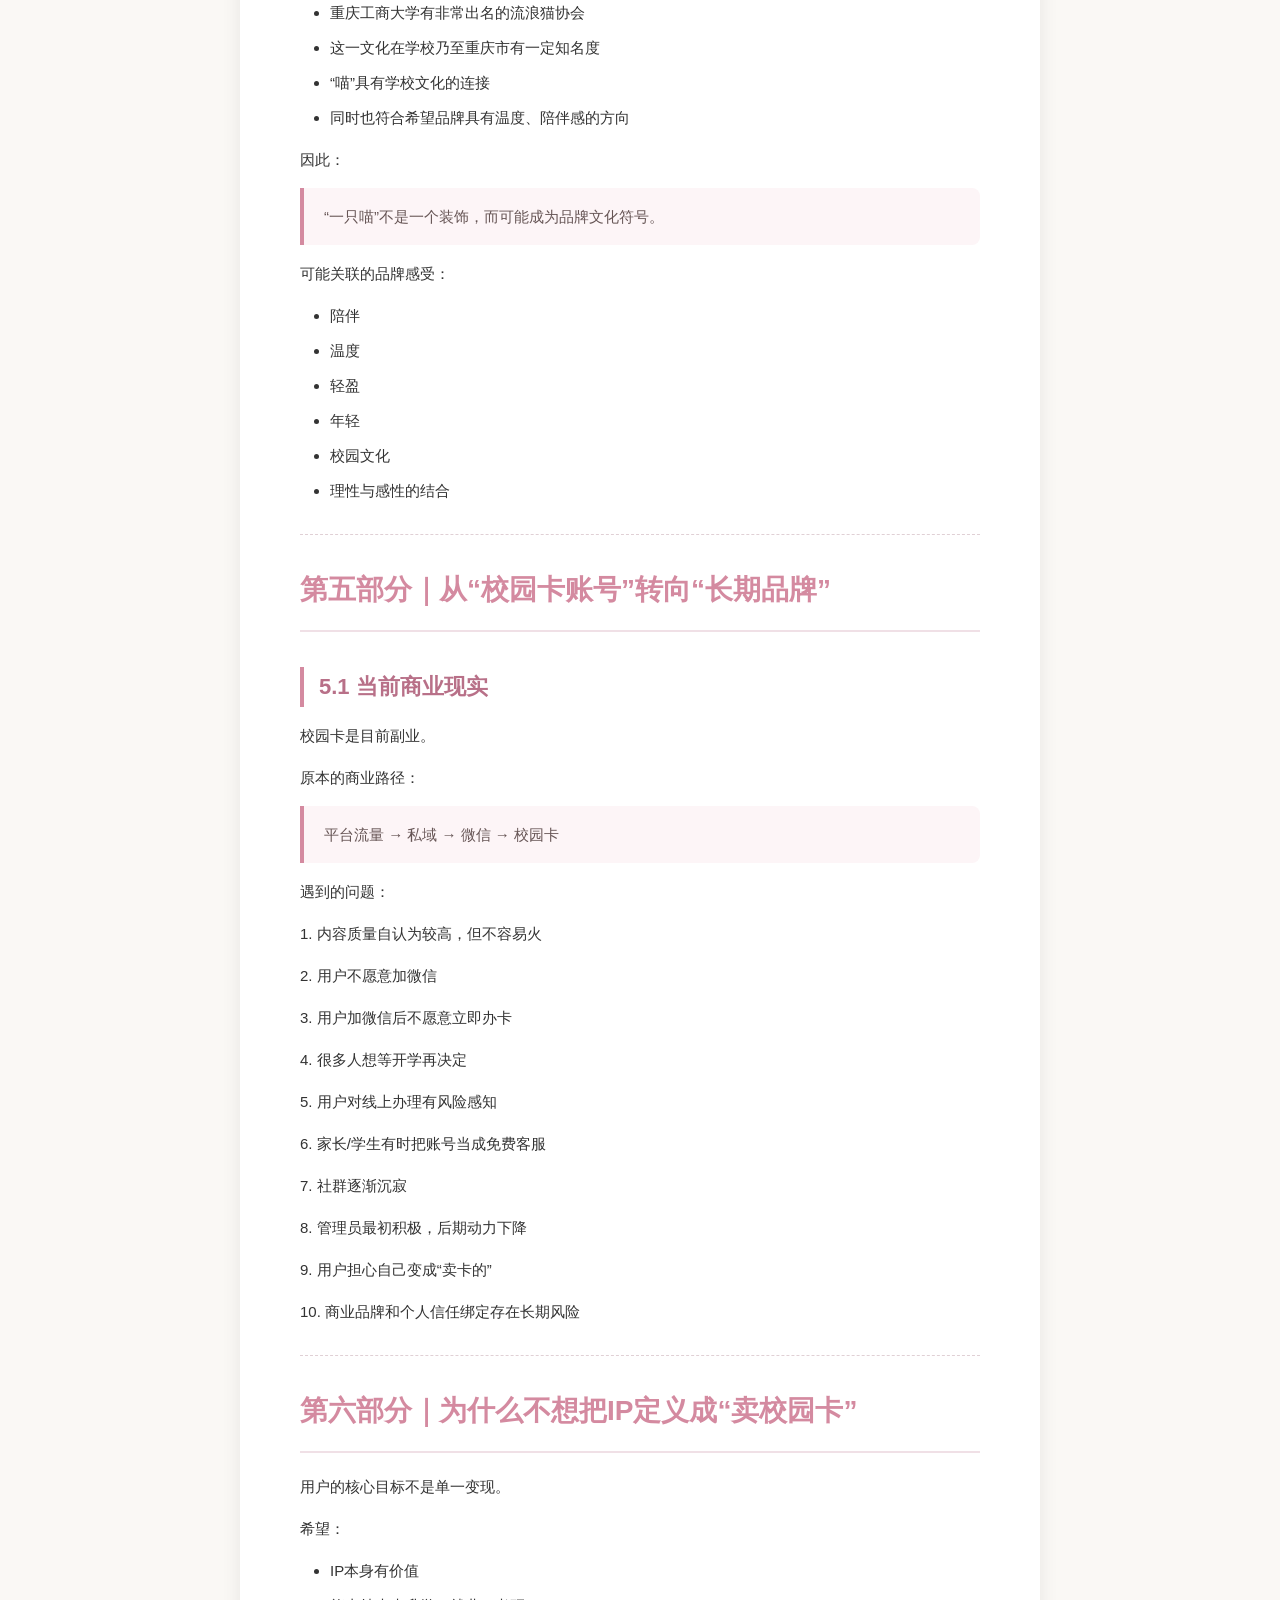
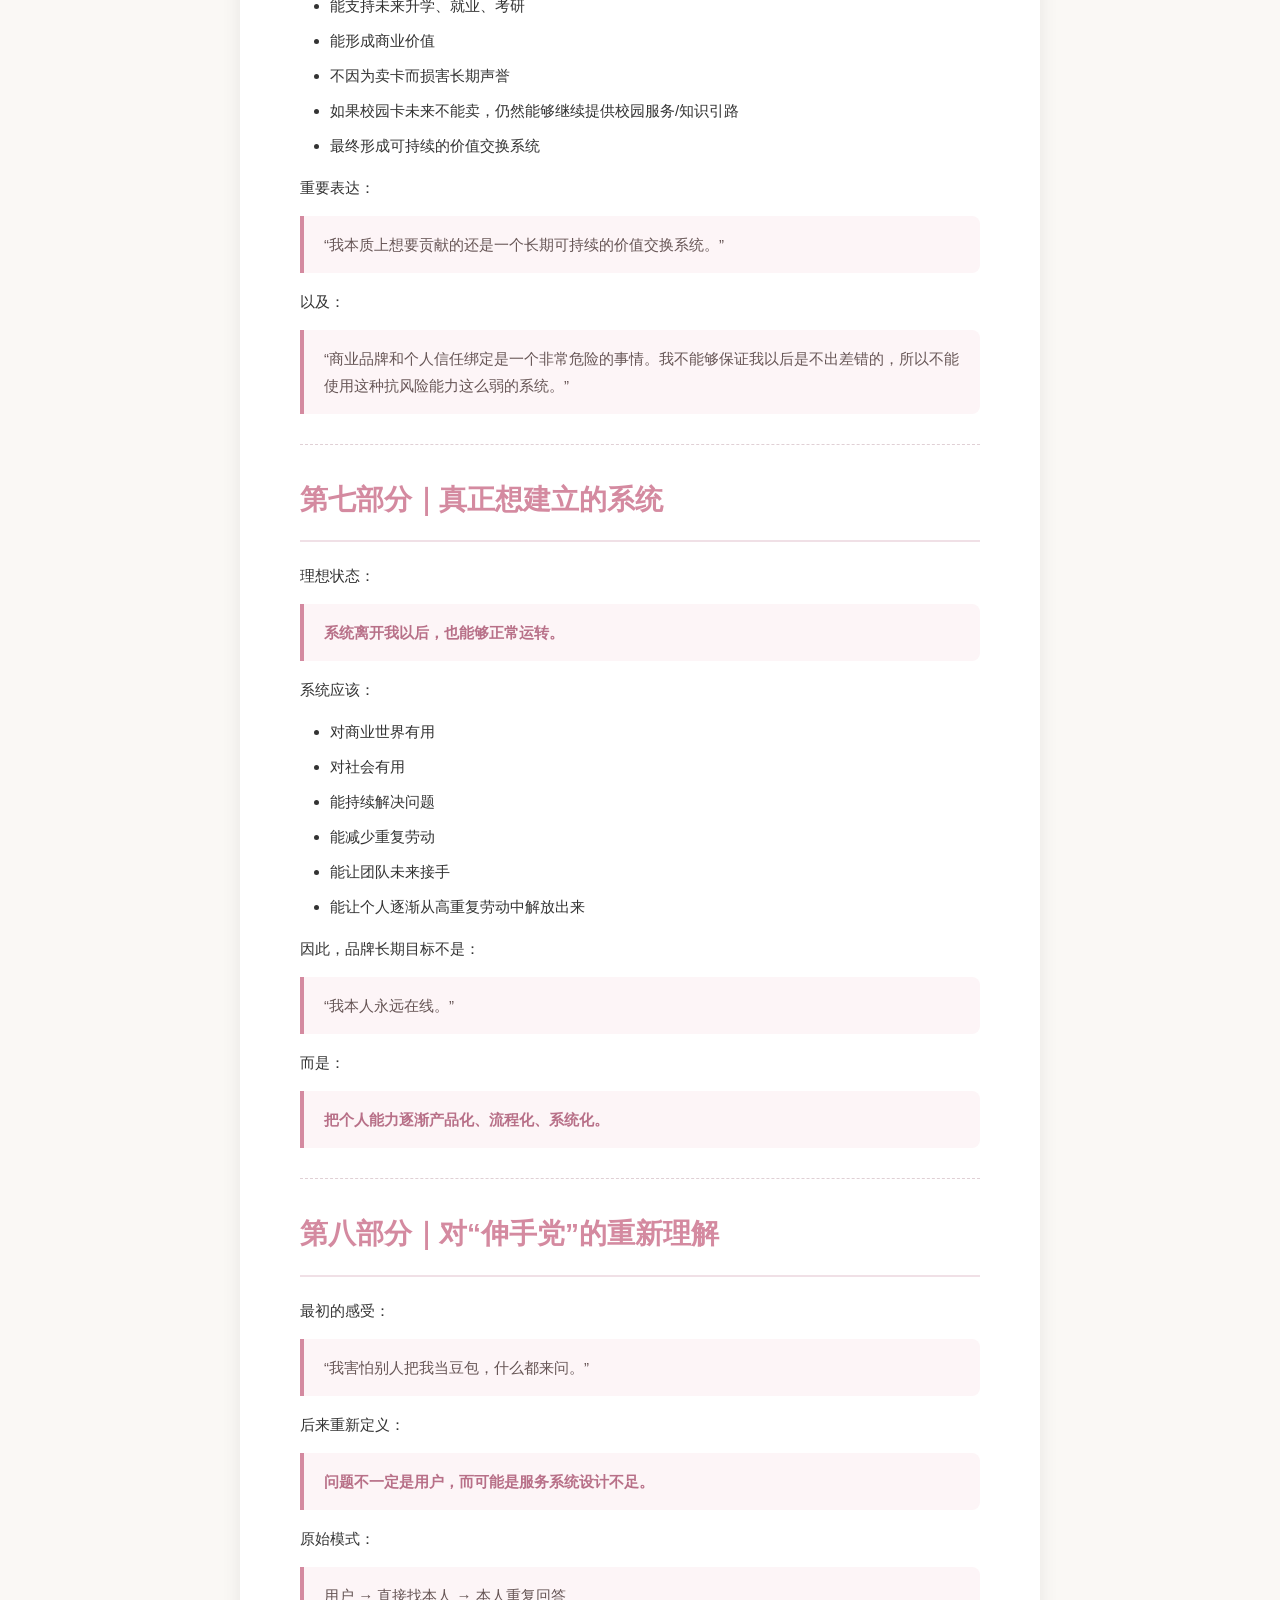
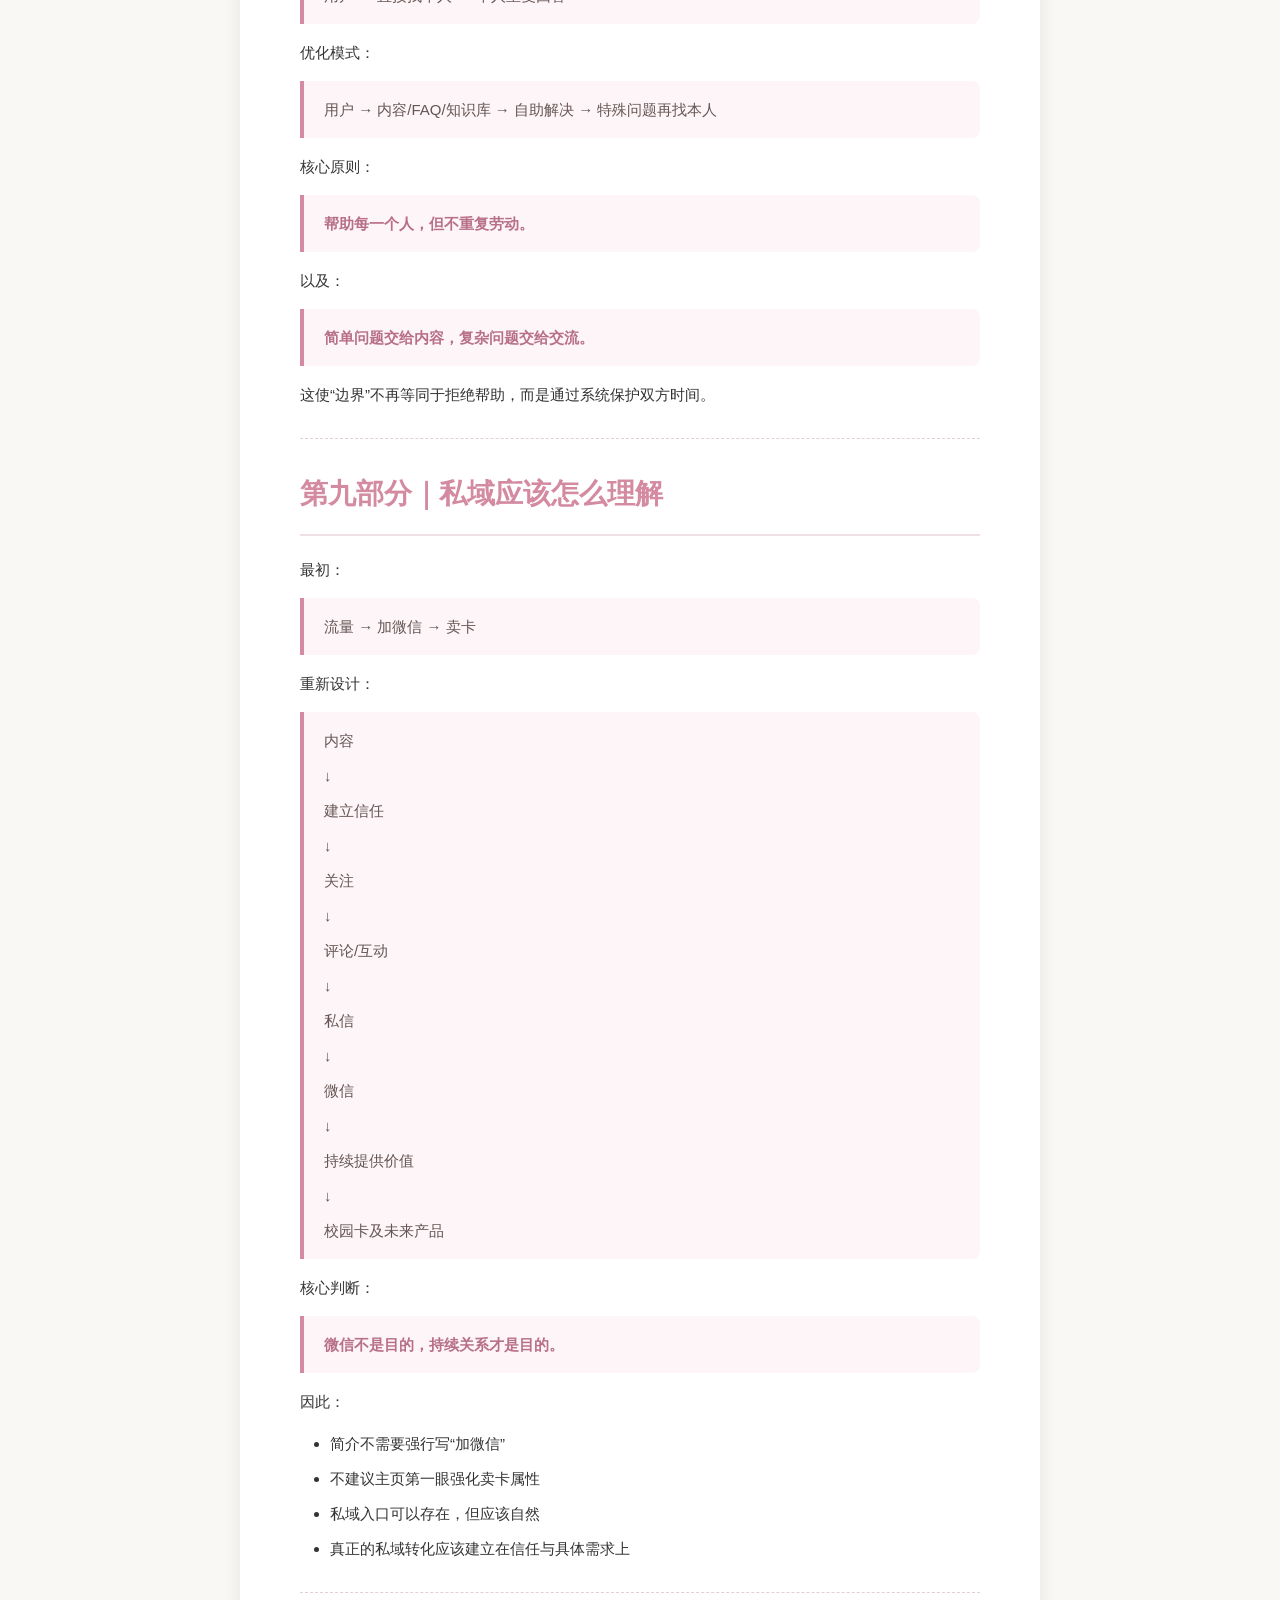
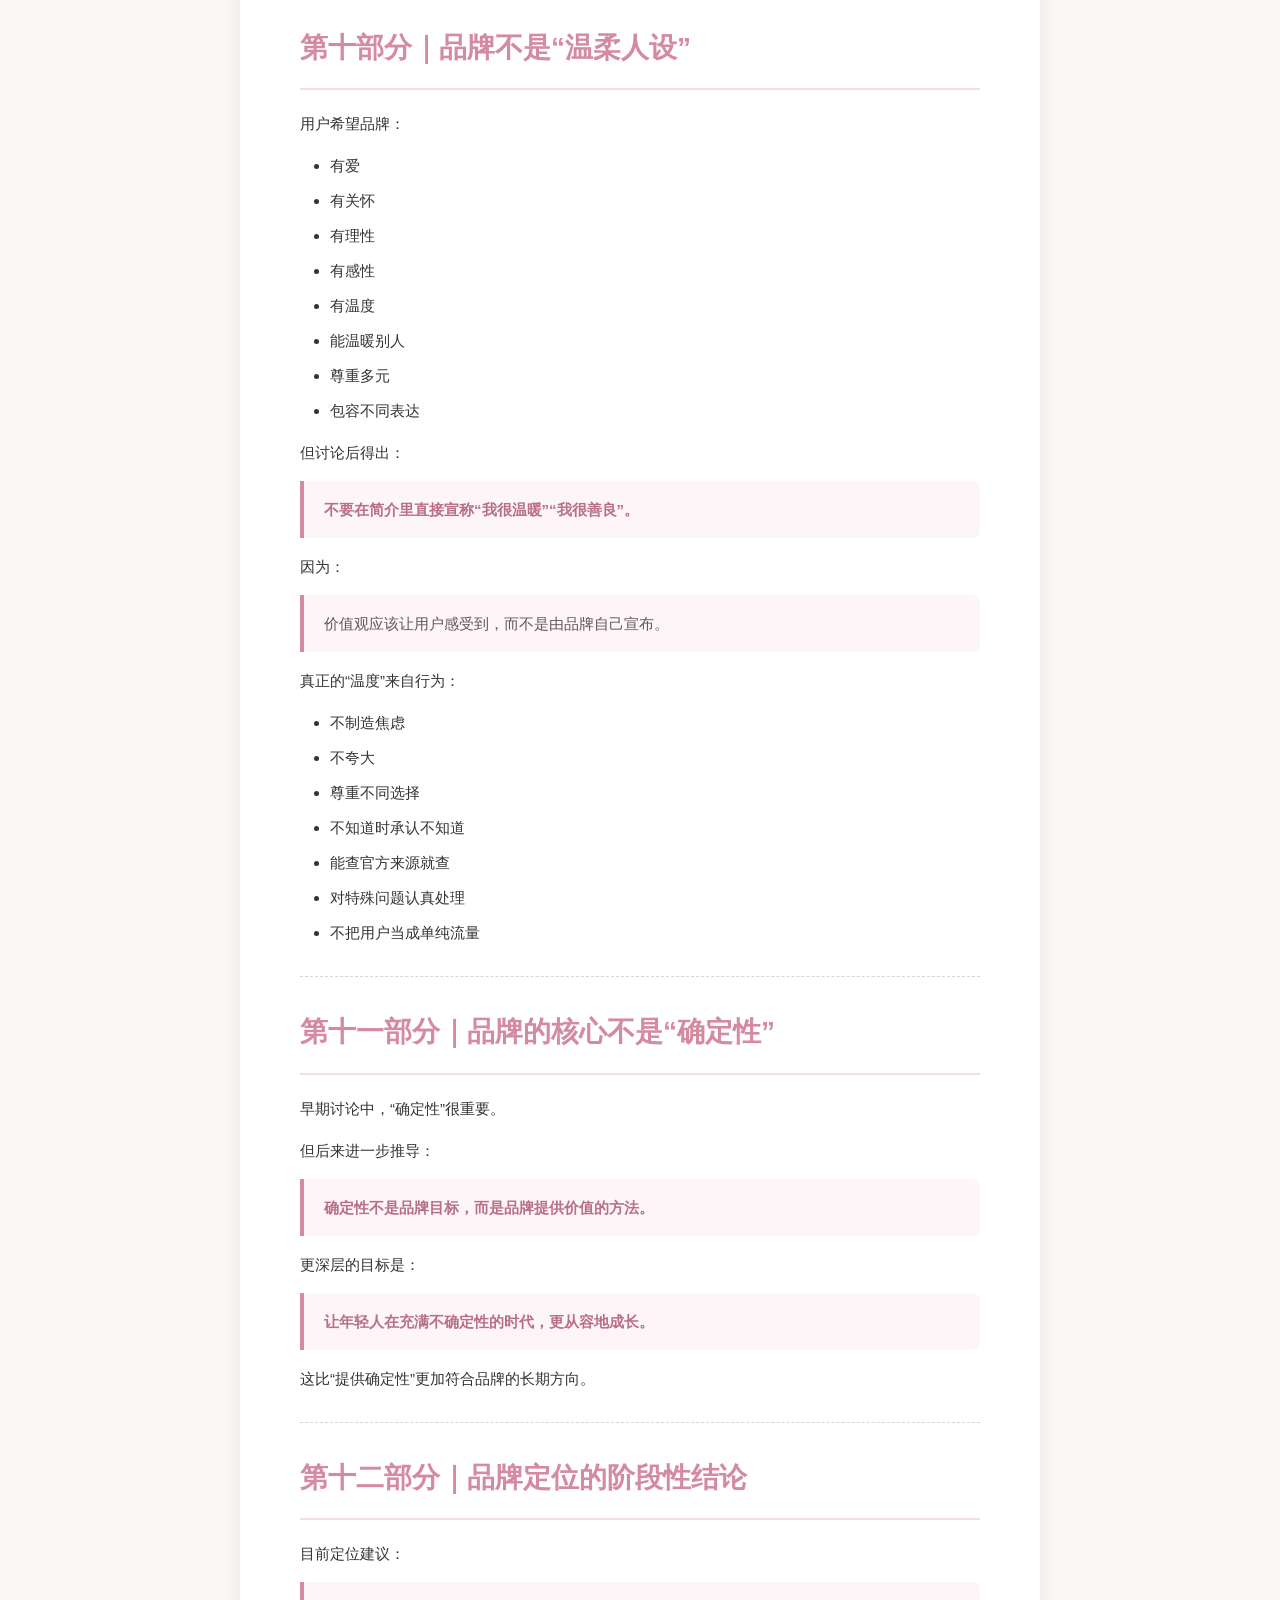
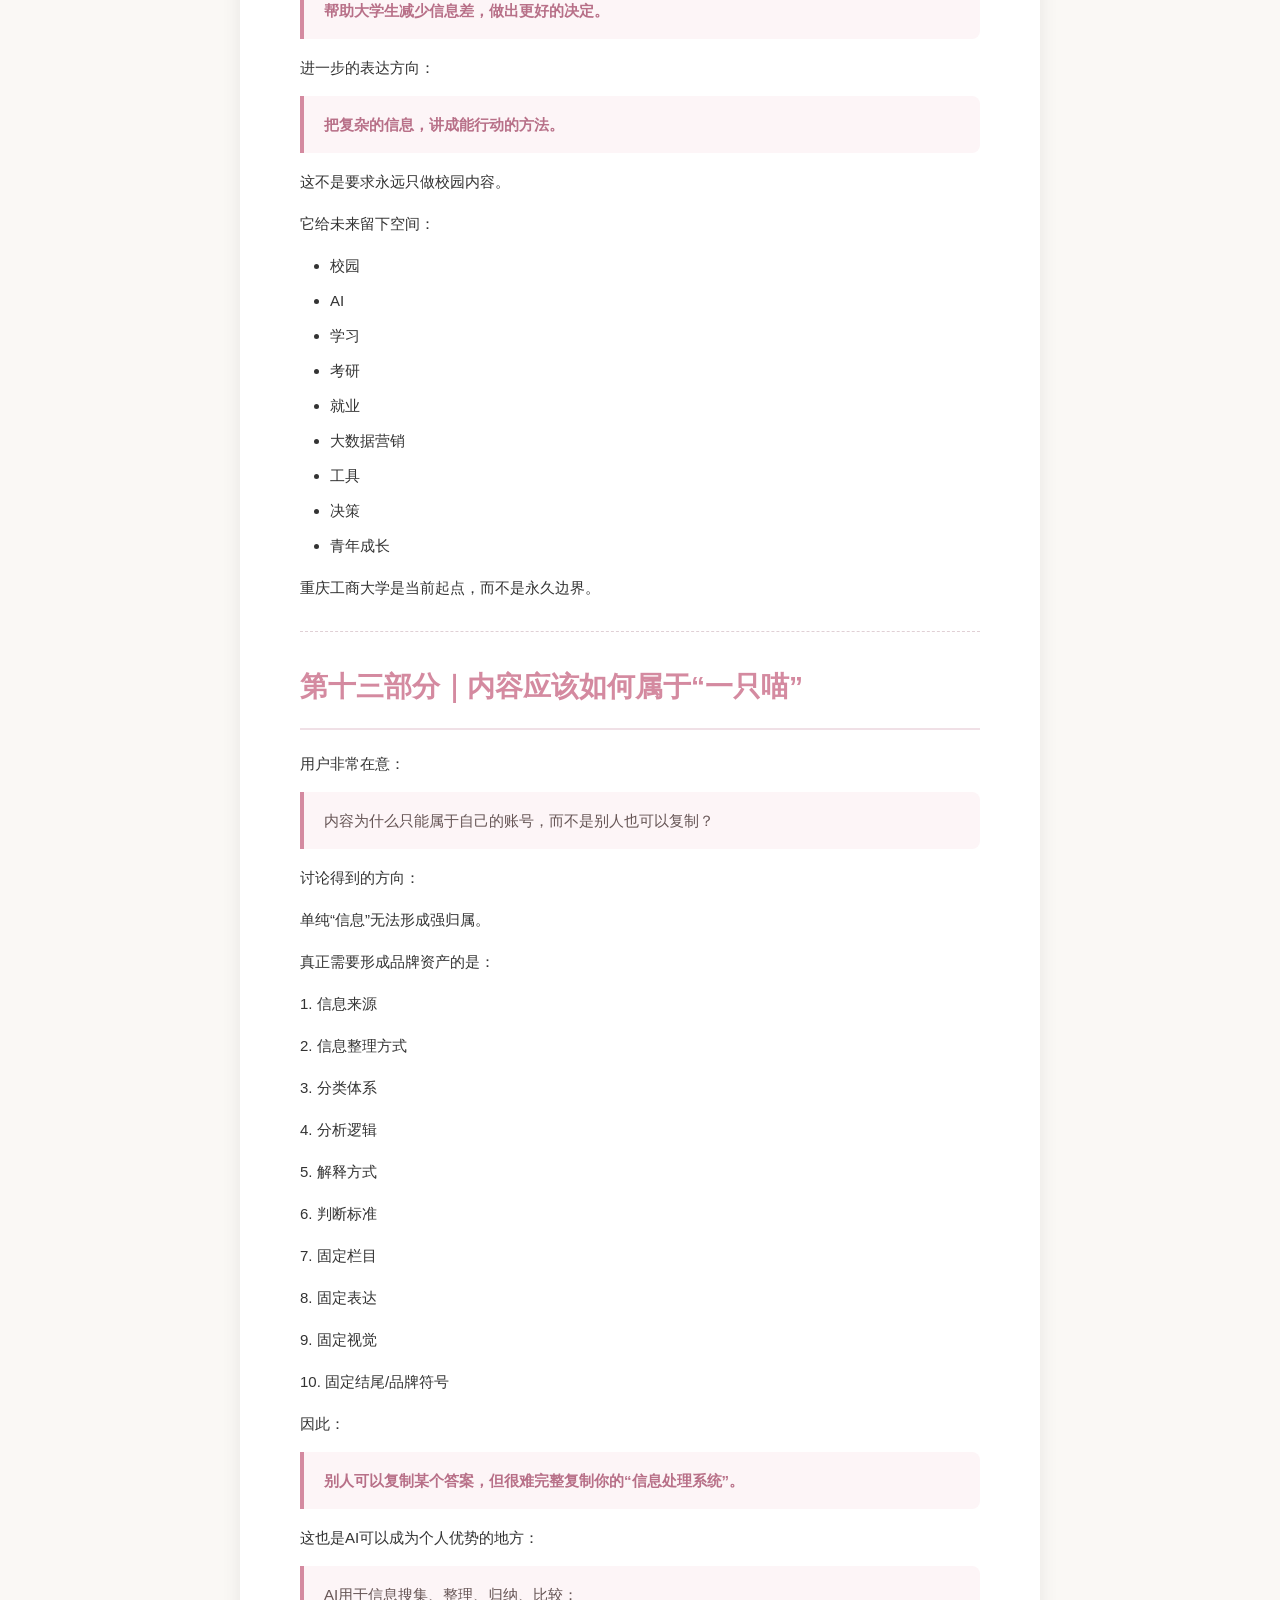
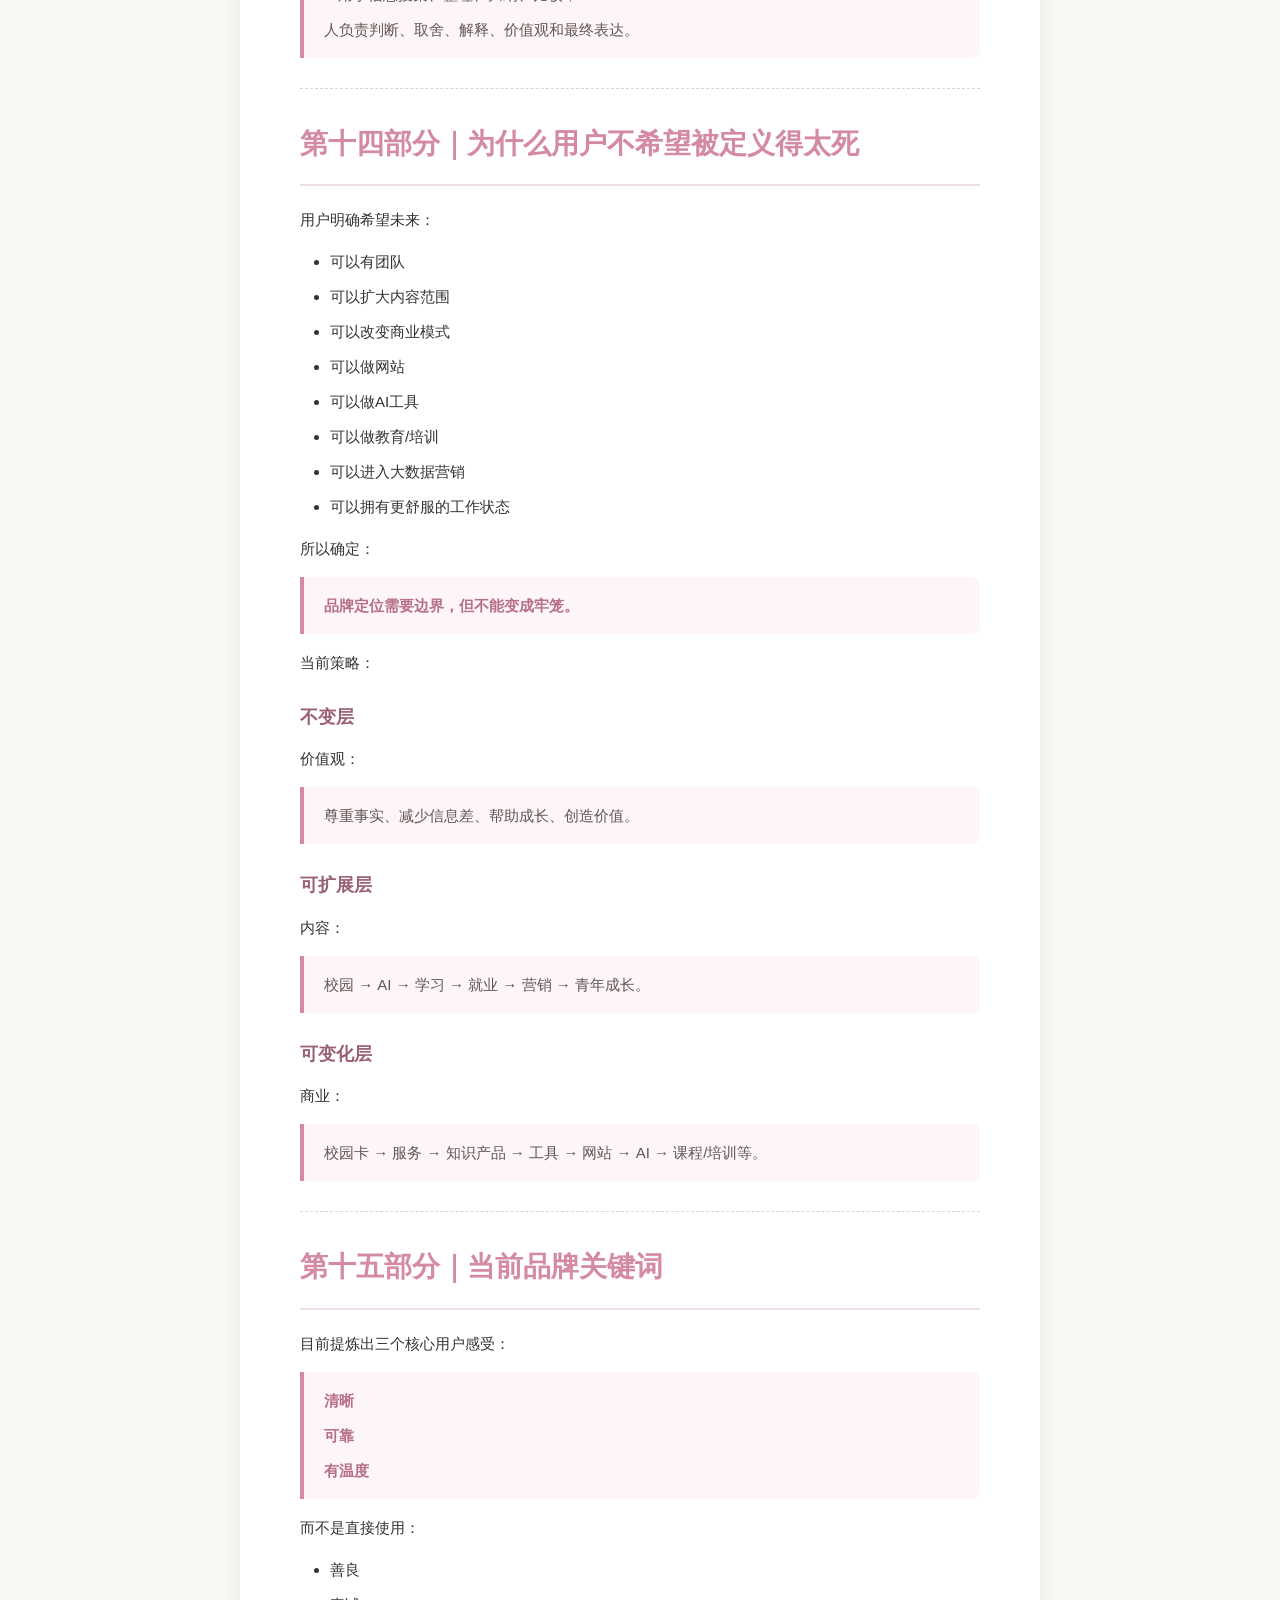
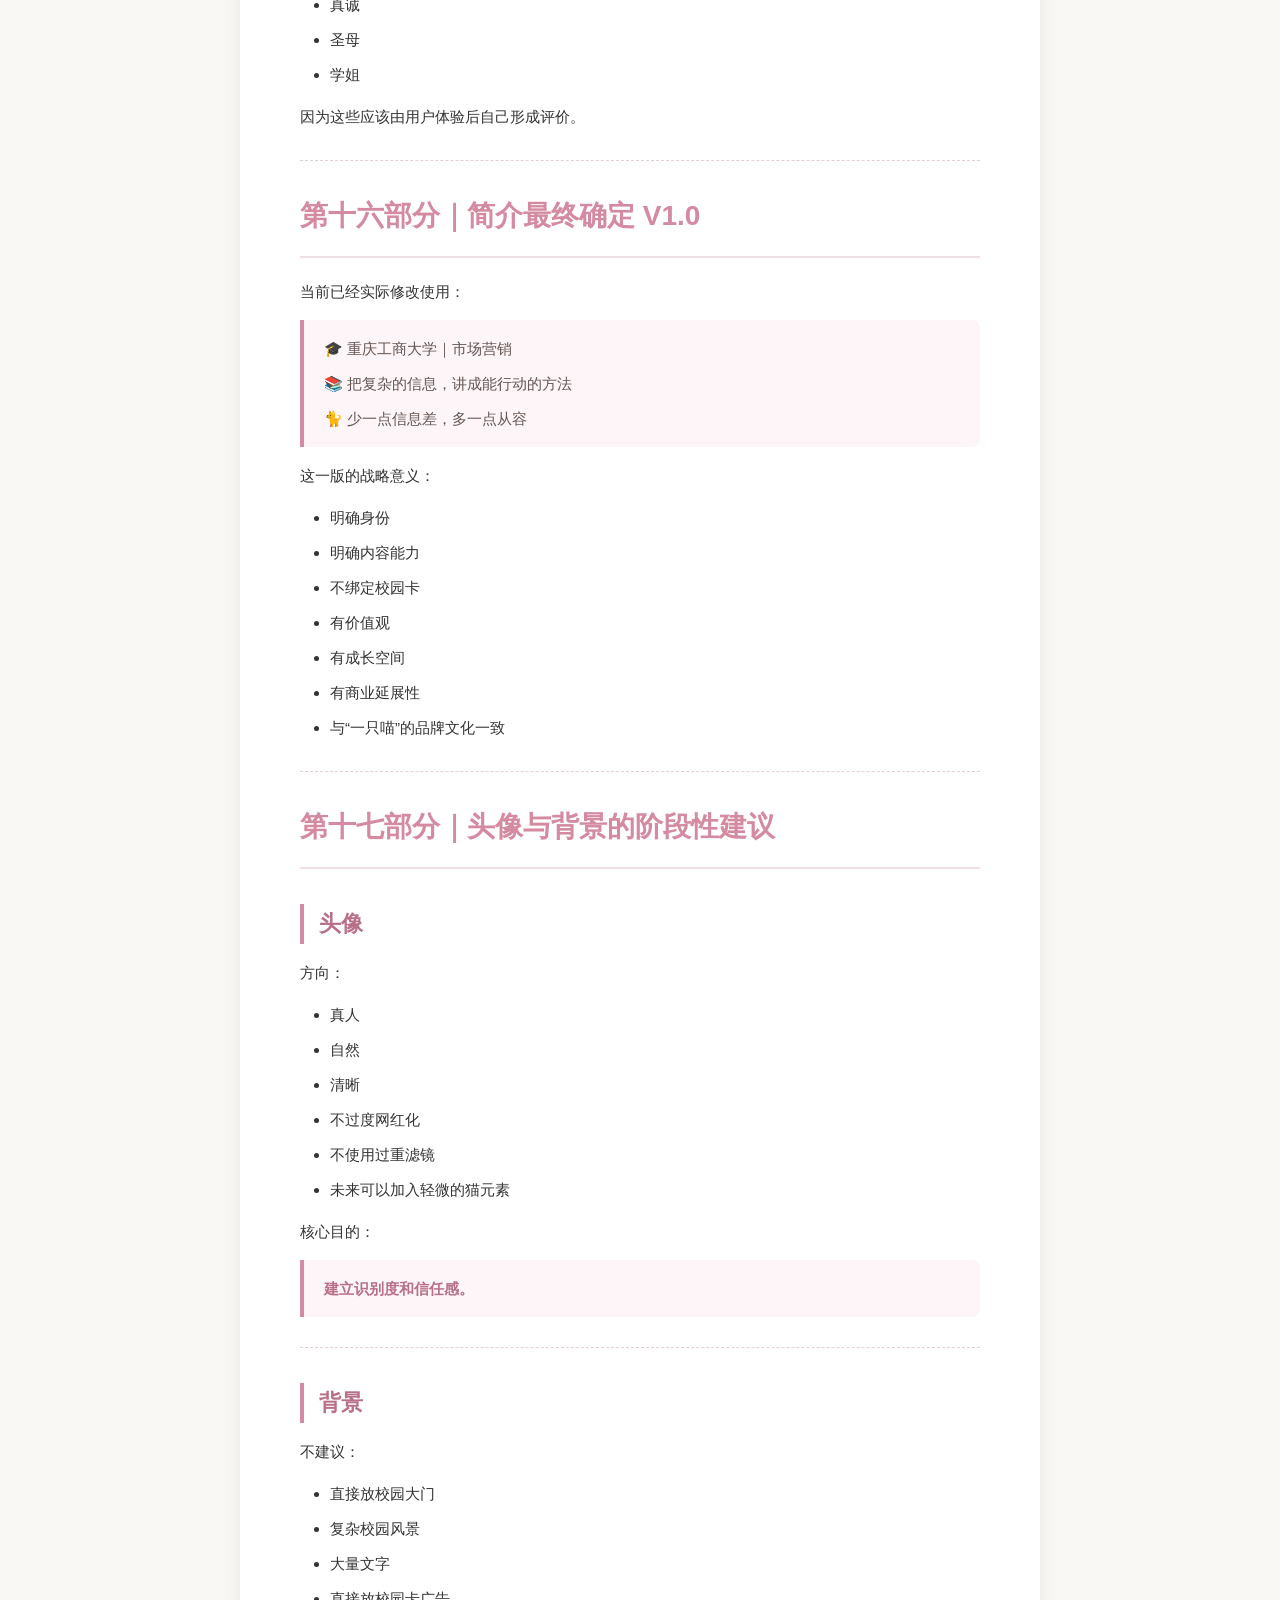
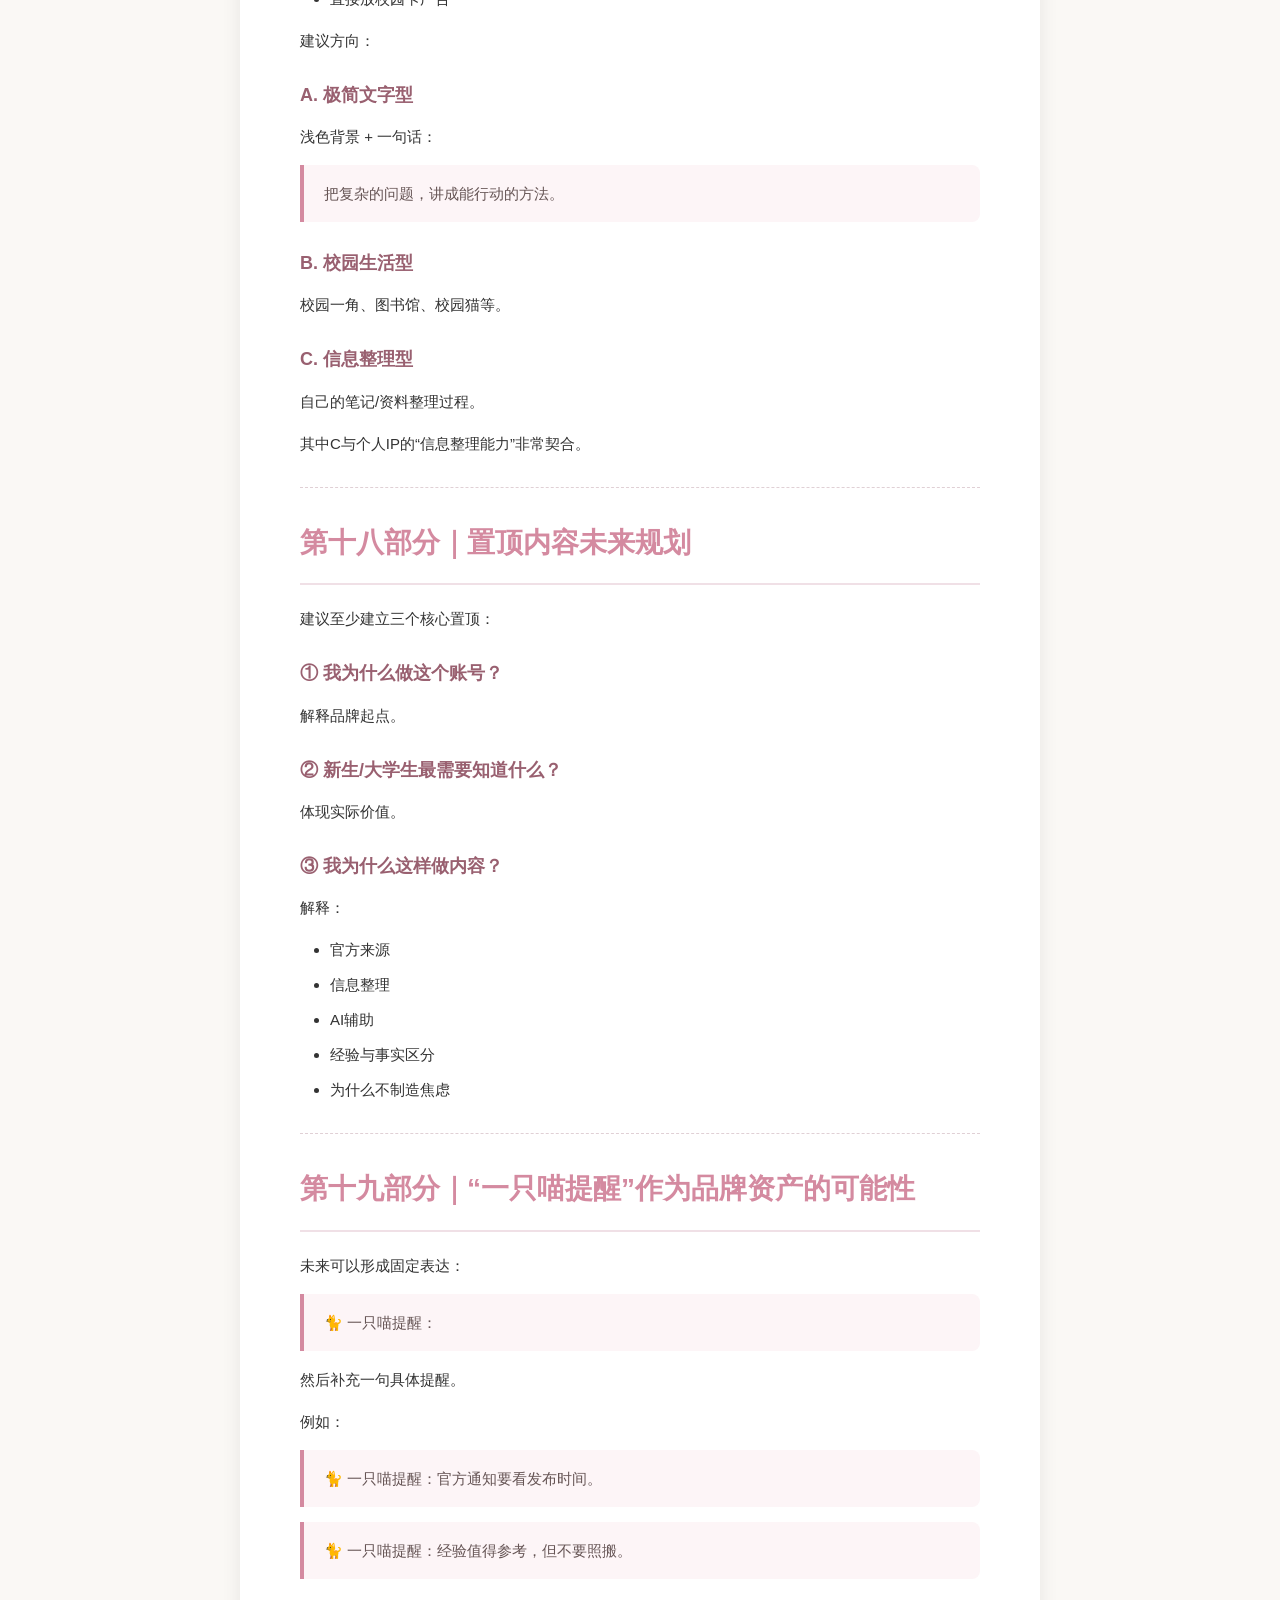
<file: yizhimiao_brand.html>
<!DOCTYPE html>
<html lang="zh-CN">
<head>
    <meta charset="UTF-8">
    <meta name="viewport" content="width=device-width, initial-scale=1.0">
    <title>《一只喵》品牌项目｜原始探讨文件 V1.0</title>
    <style>
        * { margin: 0; padding: 0; box-sizing: border-box; }
        body {
            font-family: -apple-system, BlinkMacSystemFont, 'Segoe UI', 'PingFang SC', 'Hiragino Sans GB', 'Microsoft YaHei', sans-serif;
            background: #faf8f5;
            color: #333;
            line-height: 1.8;
            padding: 40px 20px;
        }
        .container {
            max-width: 800px;
            margin: 0 auto;
            background: #fff;
            padding: 50px 60px;
            border-radius: 12px;
            box-shadow: 0 4px 20px rgba(0,0,0,0.08);
        }
        h1 { font-size: 28px; color: #d48aa0; margin-bottom: 20px; border-bottom: 2px solid #f0e0e6; padding-bottom: 15px; }
        h2 { font-size: 22px; color: #b87088; margin: 35px 0 15px; border-left: 4px solid #d48aa0; padding-left: 15px; }
        h3 { font-size: 18px; color: #996070; margin: 25px 0 12px; }
        p { margin-bottom: 15px; font-size: 15px; }
        blockquote {
            background: #fdf5f7;
            border-left: 4px solid #d48aa0;
            padding: 15px 20px;
            margin: 15px 0;
            border-radius: 0 8px 8px 0;
            color: #665555;
        }
        blockquote p { margin-bottom: 8px; }
        blockquote p:last-child { margin-bottom: 0; }
        ul { margin: 15px 0 15px 30px; }
        li { margin-bottom: 8px; font-size: 15px; }
        strong { color: #b87088; }
        hr { border: none; border-top: 1px dashed #e0d0d5; margin: 30px 0; }
        table { width: 100%; border-collapse: collapse; margin: 20px 0; }
        td { border: 1px solid #e8d8de; padding: 10px 15px; text-align: left; font-size: 14px; }
        pre { background: #f5f0f2; padding: 15px; border-radius: 8px; overflow-x: auto; margin: 15px 0; }
        code { font-size: 13px; }
        @media (max-width: 600px) {
            .container { padding: 30px 20px; }
            h1 { font-size: 22px; }
            h2 { font-size: 18px; }
        }
    </style>
</head>
<body>
    <div class="container">
<h1>《一只喵》品牌项目｜原始探讨文件</h1>
<blockquote>
<p>文档性质：基于本轮长期对话整理的“原始讨论档案”，尽量保留问题、思考、分歧、推导与阶段性结论。</p>
<p></p>
<p>版本：V1.0</p>
<p></p>
<p>说明：这不是最终品牌手册，也不是运营SOP，而是我们为什么走到现在这一步的思考底稿。后续如果方向变化，应保留旧版本，而不是覆盖。</p>
</blockquote>
<hr>
<h2>0. 项目背景</h2>
<ul>
<li>账号名称：<strong>CTBU一只喵</strong></li>
<li>平台：抖音、小红书</li>
<li>当前身份：重庆工商大学市场营销专业学生</li>
<li>当前阶段：大二，个人单人运营</li>
<li>当前主要内容：学校相关知识、信息整理、权威信息来源</li>
<li>当前副业：向准大一新生提供/销售校园卡</li>
<li>长期目标：个人IP、商业价值、可持续价值交换系统</li>
<li>未来方向兴趣：大数据营销、AI、后端/系统化工作、教育/教培</li>
<li>长期理想状态：逐渐从高重复、强人工服务中脱离，让系统承担更多工作；未来有条件时形成团队</li>
</ul>
<hr>
<h1>第一部分｜最初真正想解决的问题</h1>
<h2>1. 世界是不是由规律、偶然性和环境共同构成？</h2>
<p>讨论的核心：</p>
<blockquote>
<p>世界运行中存在规律，也存在偶然性，同时受到具体环境影响。</p>
</blockquote>
<p>用户希望学习的不是零散技巧，而是：</p>
<ul>
<li>社会运行规律</li>
<li>不同场景中的规则</li>
<li>如何把规律转化成行动</li>
<li>如何在学习、工作、商业中获得更好的结果</li>
</ul>
<h3>核心困惑</h3>
<p>不是“不知道规律”。</p>
<p>而是：</p>
<blockquote>
<p><strong>知道很多规律，但真正遇到问题时，不知道应该调用哪一个。</strong></p>
</blockquote>
<p>因此，问题逐渐从“知识不足”转变成：</p>
<blockquote>
<p><strong>知识调用能力不足。</strong></p>
</blockquote>
<hr>
<h1>第二部分｜为什么会想到学习AI的“底层逻辑”</h1>
<p>用户正在学习AI大模型，但遇到的问题包括：</p>
<ul>
<li>不会提问</li>
<li>不知道如何写prompt</li>
<li>不知道什么时候使用哪个模型</li>
<li>不知道多个模型/框架怎么组合</li>
<li>做网站时无法充分利用AI</li>
<li>学过很多方法，但实际问题出现时想不起来</li>
</ul>
<p>因此形成一个重要判断：</p>
<blockquote>
<p><strong>真正需要学习的不是更多模型，而是问题拆解、工具选择、任务编排与验证能力。</strong></p>
</blockquote>
<p>也就是：</p>
<p><strong>问题 → 定义 → 拆解 → 选择工具 → 执行 → 验证 → 迭代</strong></p>
<p>这成为后续设计账号和商业系统时的重要思维方式。</p>
<hr>
<h1>第三部分｜“一只喵”为什么存在</h1>
<p>用户希望：</p>
<ul>
<li>减少信息差</li>
<li>帮助学弟学妹少踩坑</li>
<li>让信息更容易理解</li>
<li>让人知道“下一步怎么办”</li>
<li>在焦虑、不确定的时代提供更多可以验证的信息</li>
<li>尊重多元表达</li>
<li>让年轻人的青春可以更青春一些</li>
<li>商业不仅是赚钱，也能够传递价值观</li>
</ul>
<p>重要表达：</p>
<blockquote>
<p>“商业不能只是商业，商业传递的也是价值观。”</p>
</blockquote>
<p>以及：</p>
<blockquote>
<p>“我希望这些东西都是能够多元化的，都是可以被尊重的，都是可以被包容的。二十多岁的青春，大家可以让自己更加地青春一些。”</p>
</blockquote>
<hr>
<h1>第四部分｜“一只喵”的名字</h1>
<p>“CTBU一只喵”并不是随机昵称。</p>
<p>原因：</p>
<ul>
<li>重庆工商大学有非常出名的流浪猫协会</li>
<li>这一文化在学校乃至重庆市有一定知名度</li>
<li>“喵”具有学校文化的连接</li>
<li>同时也符合希望品牌具有温度、陪伴感的方向</li>
</ul>
<p>因此：</p>
<blockquote>
<p>“一只喵”不是一个装饰，而可能成为品牌文化符号。</p>
</blockquote>
<p>可能关联的品牌感受：</p>
<ul>
<li>陪伴</li>
<li>温度</li>
<li>轻盈</li>
<li>年轻</li>
<li>校园文化</li>
<li>理性与感性的结合</li>
</ul>
<hr>
<h1>第五部分｜从“校园卡账号”转向“长期品牌”</h1>
<h2>5.1 当前商业现实</h2>
<p>校园卡是目前副业。</p>
<p>原本的商业路径：</p>
<blockquote>
<p>平台流量 → 私域 → 微信 → 校园卡</p>
</blockquote>
<p>遇到的问题：</p>
<p>1. 内容质量自认为较高，但不容易火</p>
<p>2. 用户不愿意加微信</p>
<p>3. 用户加微信后不愿意立即办卡</p>
<p>4. 很多人想等开学再决定</p>
<p>5. 用户对线上办理有风险感知</p>
<p>6. 家长/学生有时把账号当成免费客服</p>
<p>7. 社群逐渐沉寂</p>
<p>8. 管理员最初积极，后期动力下降</p>
<p>9. 用户担心自己变成“卖卡的”</p>
<p>10. 商业品牌和个人信任绑定存在长期风险</p>
<hr>
<h1>第六部分｜为什么不想把IP定义成“卖校园卡”</h1>
<p>用户的核心目标不是单一变现。</p>
<p>希望：</p>
<ul>
<li>IP本身有价值</li>
<li>能支持未来升学、就业、考研</li>
<li>能形成商业价值</li>
<li>不因为卖卡而损害长期声誉</li>
<li>如果校园卡未来不能卖，仍然能够继续提供校园服务/知识引路</li>
<li>最终形成可持续的价值交换系统</li>
</ul>
<p>重要表达：</p>
<blockquote>
<p>“我本质上想要贡献的还是一个长期可持续的价值交换系统。”</p>
</blockquote>
<p>以及：</p>
<blockquote>
<p>“商业品牌和个人信任绑定是一个非常危险的事情。我不能够保证我以后是不出差错的，所以不能使用这种抗风险能力这么弱的系统。”</p>
</blockquote>
<hr>
<h1>第七部分｜真正想建立的系统</h1>
<p>理想状态：</p>
<blockquote>
<p><strong>系统离开我以后，也能够正常运转。</strong></p>
</blockquote>
<p>系统应该：</p>
<ul>
<li>对商业世界有用</li>
<li>对社会有用</li>
<li>能持续解决问题</li>
<li>能减少重复劳动</li>
<li>能让团队未来接手</li>
<li>能让个人逐渐从高重复劳动中解放出来</li>
</ul>
<p>因此，品牌长期目标不是：</p>
<blockquote>
<p>“我本人永远在线。”</p>
</blockquote>
<p>而是：</p>
<blockquote>
<p><strong>把个人能力逐渐产品化、流程化、系统化。</strong></p>
</blockquote>
<hr>
<h1>第八部分｜对“伸手党”的重新理解</h1>
<p>最初的感受：</p>
<blockquote>
<p>“我害怕别人把我当豆包，什么都来问。”</p>
</blockquote>
<p>后来重新定义：</p>
<blockquote>
<p><strong>问题不一定是用户，而可能是服务系统设计不足。</strong></p>
</blockquote>
<p>原始模式：</p>
<blockquote>
<p>用户 → 直接找本人 → 本人重复回答</p>
</blockquote>
<p>优化模式：</p>
<blockquote>
<p>用户 → 内容/FAQ/知识库 → 自助解决 → 特殊问题再找本人</p>
</blockquote>
<p>核心原则：</p>
<blockquote>
<p><strong>帮助每一个人，但不重复劳动。</strong></p>
</blockquote>
<p>以及：</p>
<blockquote>
<p><strong>简单问题交给内容，复杂问题交给交流。</strong></p>
</blockquote>
<p>这使“边界”不再等同于拒绝帮助，而是通过系统保护双方时间。</p>
<hr>
<h1>第九部分｜私域应该怎么理解</h1>
<p>最初：</p>
<blockquote>
<p>流量 → 加微信 → 卖卡</p>
</blockquote>
<p>重新设计：</p>
<blockquote>
<p>内容</p>
<p></p>
<p>↓</p>
<p></p>
<p>建立信任</p>
<p></p>
<p>↓</p>
<p></p>
<p>关注</p>
<p></p>
<p>↓</p>
<p></p>
<p>评论/互动</p>
<p></p>
<p>↓</p>
<p></p>
<p>私信</p>
<p></p>
<p>↓</p>
<p></p>
<p>微信</p>
<p></p>
<p>↓</p>
<p></p>
<p>持续提供价值</p>
<p></p>
<p>↓</p>
<p></p>
<p>校园卡及未来产品</p>
</blockquote>
<p>核心判断：</p>
<blockquote>
<p><strong>微信不是目的，持续关系才是目的。</strong></p>
</blockquote>
<p>因此：</p>
<ul>
<li>简介不需要强行写“加微信”</li>
<li>不建议主页第一眼强化卖卡属性</li>
<li>私域入口可以存在，但应该自然</li>
<li>真正的私域转化应该建立在信任与具体需求上</li>
</ul>
<hr>
<h1>第十部分｜品牌不是“温柔人设”</h1>
<p>用户希望品牌：</p>
<ul>
<li>有爱</li>
<li>有关怀</li>
<li>有理性</li>
<li>有感性</li>
<li>有温度</li>
<li>能温暖别人</li>
<li>尊重多元</li>
<li>包容不同表达</li>
</ul>
<p>但讨论后得出：</p>
<blockquote>
<p><strong>不要在简介里直接宣称“我很温暖”“我很善良”。</strong></p>
</blockquote>
<p>因为：</p>
<blockquote>
<p>价值观应该让用户感受到，而不是由品牌自己宣布。</p>
</blockquote>
<p>真正的“温度”来自行为：</p>
<ul>
<li>不制造焦虑</li>
<li>不夸大</li>
<li>尊重不同选择</li>
<li>不知道时承认不知道</li>
<li>能查官方来源就查</li>
<li>对特殊问题认真处理</li>
<li>不把用户当成单纯流量</li>
</ul>
<hr>
<h1>第十一部分｜品牌的核心不是“确定性”</h1>
<p>早期讨论中，“确定性”很重要。</p>
<p>但后来进一步推导：</p>
<blockquote>
<p><strong>确定性不是品牌目标，而是品牌提供价值的方法。</strong></p>
</blockquote>
<p>更深层的目标是：</p>
<blockquote>
<p><strong>让年轻人在充满不确定性的时代，更从容地成长。</strong></p>
</blockquote>
<p>这比“提供确定性”更加符合品牌的长期方向。</p>
<hr>
<h1>第十二部分｜品牌定位的阶段性结论</h1>
<p>目前定位建议：</p>
<blockquote>
<p><strong>帮助大学生减少信息差，做出更好的决定。</strong></p>
</blockquote>
<p>进一步的表达方向：</p>
<blockquote>
<p><strong>把复杂的信息，讲成能行动的方法。</strong></p>
</blockquote>
<p>这不是要求永远只做校园内容。</p>
<p>它给未来留下空间：</p>
<ul>
<li>校园</li>
<li>AI</li>
<li>学习</li>
<li>考研</li>
<li>就业</li>
<li>大数据营销</li>
<li>工具</li>
<li>决策</li>
<li>青年成长</li>
</ul>
<p>重庆工商大学是当前起点，而不是永久边界。</p>
<hr>
<h1>第十三部分｜内容应该如何属于“一只喵”</h1>
<p>用户非常在意：</p>
<blockquote>
<p>内容为什么只能属于自己的账号，而不是别人也可以复制？</p>
</blockquote>
<p>讨论得到的方向：</p>
<p>单纯“信息”无法形成强归属。</p>
<p>真正需要形成品牌资产的是：</p>
<p>1. 信息来源</p>
<p>2. 信息整理方式</p>
<p>3. 分类体系</p>
<p>4. 分析逻辑</p>
<p>5. 解释方式</p>
<p>6. 判断标准</p>
<p>7. 固定栏目</p>
<p>8. 固定表达</p>
<p>9. 固定视觉</p>
<p>10. 固定结尾/品牌符号</p>
<p>因此：</p>
<blockquote>
<p><strong>别人可以复制某个答案，但很难完整复制你的“信息处理系统”。</strong></p>
</blockquote>
<p>这也是AI可以成为个人优势的地方：</p>
<blockquote>
<p>AI用于信息搜集、整理、归纳、比较；</p>
<p>人负责判断、取舍、解释、价值观和最终表达。</p>
</blockquote>
<hr>
<h1>第十四部分｜为什么用户不希望被定义得太死</h1>
<p>用户明确希望未来：</p>
<ul>
<li>可以有团队</li>
<li>可以扩大内容范围</li>
<li>可以改变商业模式</li>
<li>可以做网站</li>
<li>可以做AI工具</li>
<li>可以做教育/培训</li>
<li>可以进入大数据营销</li>
<li>可以拥有更舒服的工作状态</li>
</ul>
<p>所以确定：</p>
<blockquote>
<p><strong>品牌定位需要边界，但不能变成牢笼。</strong></p>
</blockquote>
<p>当前策略：</p>
<h3>不变层</h3>
<p>价值观：</p>
<blockquote>
<p>尊重事实、减少信息差、帮助成长、创造价值。</p>
</blockquote>
<h3>可扩展层</h3>
<p>内容：</p>
<blockquote>
<p>校园 → AI → 学习 → 就业 → 营销 → 青年成长。</p>
</blockquote>
<h3>可变化层</h3>
<p>商业：</p>
<blockquote>
<p>校园卡 → 服务 → 知识产品 → 工具 → 网站 → AI → 课程/培训等。</p>
</blockquote>
<hr>
<h1>第十五部分｜当前品牌关键词</h1>
<p>目前提炼出三个核心用户感受：</p>
<blockquote>
<p><strong>清晰</strong></p>
<p></p>
<p><strong>可靠</strong></p>
<p></p>
<p><strong>有温度</strong></p>
</blockquote>
<p>而不是直接使用：</p>
<ul>
<li>善良</li>
<li>真诚</li>
<li>圣母</li>
<li>学姐</li>
</ul>
<p>因为这些应该由用户体验后自己形成评价。</p>
<hr>
<h1>第十六部分｜简介最终确定 V1.0</h1>
<p>当前已经实际修改使用：</p>
<blockquote>
<p>🎓 重庆工商大学｜市场营销</p>
<p></p>
<p>📚 把复杂的信息，讲成能行动的方法</p>
<p></p>
<p>🐈 少一点信息差，多一点从容</p>
</blockquote>
<p>这一版的战略意义：</p>
<ul>
<li>明确身份</li>
<li>明确内容能力</li>
<li>不绑定校园卡</li>
<li>有价值观</li>
<li>有成长空间</li>
<li>有商业延展性</li>
<li>与“一只喵”的品牌文化一致</li>
</ul>
<hr>
<h1>第十七部分｜头像与背景的阶段性建议</h1>
<h2>头像</h2>
<p>方向：</p>
<ul>
<li>真人</li>
<li>自然</li>
<li>清晰</li>
<li>不过度网红化</li>
<li>不使用过重滤镜</li>
<li>未来可以加入轻微的猫元素</li>
</ul>
<p>核心目的：</p>
<blockquote>
<p><strong>建立识别度和信任感。</strong></p>
</blockquote>
<hr>
<h2>背景</h2>
<p>不建议：</p>
<ul>
<li>直接放校园大门</li>
<li>复杂校园风景</li>
<li>大量文字</li>
<li>直接放校园卡广告</li>
</ul>
<p>建议方向：</p>
<h3>A. 极简文字型</h3>
<p>浅色背景 + 一句话：</p>
<blockquote>
<p>把复杂的问题，讲成能行动的方法。</p>
</blockquote>
<h3>B. 校园生活型</h3>
<p>校园一角、图书馆、校园猫等。</p>
<h3>C. 信息整理型</h3>
<p>自己的笔记/资料整理过程。</p>
<p>其中C与个人IP的“信息整理能力”非常契合。</p>
<hr>
<h1>第十八部分｜置顶内容未来规划</h1>
<p>建议至少建立三个核心置顶：</p>
<h3>① 我为什么做这个账号？</h3>
<p>解释品牌起点。</p>
<h3>② 新生/大学生最需要知道什么？</h3>
<p>体现实际价值。</p>
<h3>③ 我为什么这样做内容？</h3>
<p>解释：</p>
<ul>
<li>官方来源</li>
<li>信息整理</li>
<li>AI辅助</li>
<li>经验与事实区分</li>
<li>为什么不制造焦虑</li>
</ul>
<hr>
<h1>第十九部分｜“一只喵提醒”作为品牌资产的可能性</h1>
<p>未来可以形成固定表达：</p>
<blockquote>
<p>🐈 一只喵提醒：</p>
</blockquote>
<p>然后补充一句具体提醒。</p>
<p>例如：</p>
<blockquote>
<p>🐈 一只喵提醒：官方通知要看发布时间。</p>
</blockquote>
<blockquote>
<p>🐈 一只喵提醒：经验值得参考，但不要照搬。</p>
</blockquote>
<p>它的作用不是卖萌，而是：</p>
<blockquote>
<p><strong>建立重复出现的品牌识别符号。</strong></p>
</blockquote>
<hr>
<h1>第二十部分｜品牌宪法 V1.0</h1>
<p>目前提炼为四条：</p>
<blockquote>
<p><strong>第一，我们尊重事实，而不是制造焦虑。</strong></p>
<p></p>
<p><strong>第二，我们帮助别人，而不是替别人做决定。</strong></p>
<p></p>
<p><strong>第三，我们相信成长，比完美更重要。</strong></p>
<p></p>
<p><strong>第四，我们希望商业能够创造价值，而不仅仅创造利润。</strong></p>
</blockquote>
<p>未来如果建立团队，这四条可以成为团队判断内容和商业合作的底层标准。</p>
<hr>
<h1>第二十一部分｜品牌真正的长期目标</h1>
<p>不是：</p>
<ul>
<li>百万粉丝</li>
<li>爆款</li>
<li>卖很多校园卡</li>
</ul>
<p>而是：</p>
<blockquote>
<p><strong>打造一个能够陪伴年轻人成长、帮助他们减少信息差、做出更好决策，并且能够长期创造商业价值的品牌。</strong></p>
</blockquote>
<p>进一步的长期系统：</p>
<pre><code>
个人能力
    ↓
内容
    ↓
知识资产
    ↓
产品
    ↓
流程
    ↓
系统
    ↓
团队
    ↓
品牌
</code></pre>
<p>最终理想状态：</p>
<blockquote>
<p><strong>品牌不再高度依赖个人每天亲自处理所有问题。</strong></p>
</blockquote>
<hr>
<h1>第二十二部分｜未来可能的成长路线</h1>
<p>这不是硬性计划，只是参考。</p>
<h2>现在</h2>
<p>重点：</p>
<blockquote>
<p>建立内容标准 + 用户信任</p>
</blockquote>
<hr>
<h2>下一阶段</h2>
<p>重点：</p>
<blockquote>
<p>固定栏目 + FAQ + 内容数据库</p>
</blockquote>
<hr>
<h2>再之后</h2>
<p>重点：</p>
<blockquote>
<p>网站 / AI工具 / 知识库 / 社群体系</p>
</blockquote>
<hr>
<h2>有团队以后</h2>
<p>重点：</p>
<blockquote>
<p>内容生产标准化、用户服务标准化、商业流程标准化</p>
</blockquote>
<hr>
<h1>第二十三部分｜我们之间的工作原则</h1>
<p>用户希望与AI保持平等交流，并且更重视实际应用，而不是夸奖。</p>
<p>因此后续建议遵守：</p>
<h3>1. 不为了迎合而夸奖</h3>
<p>如果有问题，直接指出。</p>
<h3>2. 任何方案都考虑当前资源</h3>
<p>当前是：</p>
<blockquote>
<p>一个人 + 学业 + 内容 + 副业</p>
</blockquote>
<p>所以不能用成熟公司的标准要求当前阶段。</p>
<h3>3. 给未来留空间</h3>
<p>不要因为今天的商业模式，锁死五年后的个人品牌。</p>
<h3>4. 一次解决一个问题</h3>
<p>避免同时讨论：</p>
<ul>
<li>定位</li>
<li>头像</li>
<li>内容</li>
<li>商业</li>
<li>网站</li>
<li>私域</li>
</ul>
<p>否则容易陷入“模型过多、无法调用”的问题。</p>
<h3>5. 从理论进入验证</h3>
<p>每个策略最终都要进入：</p>
<blockquote>
<p>假设 → 行动 → 数据 → 复盘 → 调整</p>
</blockquote>
<hr>
<h1>第二十四部分｜当前最大的风险</h1>
<p>目前不是“没有想法”。</p>
<p>而是：</p>
<blockquote>
<p><strong>想得太多，系统太多，行动调用困难。</strong></p>
</blockquote>
<p>因此后续不再追求：</p>
<blockquote>
<p>“再学一个模型。”</p>
</blockquote>
<p>而应该建立：</p>
<blockquote>
<p><strong>问题分类 → 模型选择 → 执行 → 验证</strong></p>
</blockquote>
<p>即：</p>
<h3>如果是品牌问题</h3>
<p>先做：</p>
<blockquote>
<p>用户是谁 → 问题是什么 → 差异在哪里 → 为什么相信你</p>
</blockquote>
<h3>如果是内容问题</h3>
<p>先做：</p>
<blockquote>
<p>用户痛点 → 信息来源 → 观点 → 表达 → 行动</p>
</blockquote>
<h3>如果是商业问题</h3>
<p>先做：</p>
<blockquote>
<p>谁付钱 → 为什么付钱 → 产品价值 → 转化路径 → 成本</p>
</blockquote>
<h3>如果是系统问题</h3>
<p>先做：</p>
<blockquote>
<p>重复什么 → 能否标准化 → 能否自动化 → 能否交给别人</p>
</blockquote>
<hr>
<h1>第二十五部分｜今天真正完成了什么</h1>
<p>今天不是单纯改了一个简介。</p>
<p>真正完成的是：</p>
<blockquote>
<p><strong>第一次把“校园卡副业”“知识内容”“个人IP”“AI能力”“长期商业价值”“品牌价值观”放进了同一套逻辑里。</strong></p>
</blockquote>
<p>目前最重要的共识：</p>
<blockquote>
<p><strong>校园卡是当前商业产品，不是“一只喵”的身份。</strong></p>
<p></p>
<p><strong>重庆工商是品牌起点，不是品牌终点。</strong></p>
<p></p>
<p><strong>信息差是当前切入口，不是最终边界。</strong></p>
<p></p>
<p><strong>AI是能力杠杆，不是品牌本身。</strong></p>
<p></p>
<p><strong>系统是长期方向，不是今天必须完成的东西。</strong></p>
</blockquote>
<hr>
<h1>第二十六部分｜下一步</h1>
<p>下一次不再重新讨论“我到底是谁”。</p>
<p>直接进入执行。</p>
<p>建议顺序：</p>
<p>1. <strong>头像</strong></p>
<p>2. <strong>主页背景</strong></p>
<p>3. <strong>置顶视频</strong></p>
<p>4. <strong>内容栏目</strong></p>
<p>5. <strong>视频统一结构</strong></p>
<p>6. <strong>FAQ系统</strong></p>
<p>7. <strong>私信边界</strong></p>
<p>8. <strong>校园卡转化路径</strong></p>
<p>9. <strong>数据指标</strong></p>
<p>10. <strong>第一轮复盘</strong></p>
<p>原则：</p>
<blockquote>
<p><strong>先做最小可行版本，再根据真实用户反馈升级。</strong></p>
</blockquote>
<hr>
<h1>最后｜这份文件最重要的一句话</h1>
<blockquote>
<p><strong>我们不是在努力把“一只喵”包装得像一个品牌。</strong></p>
<p></p>
<p><strong>我们是在通过一次次真实行动，慢慢验证“一只喵”到底能够成为一个什么样的品牌。</strong></p>
</blockquote>
<hr>
<h2>V1.0 当前状态</h2>
<tr><td>模块</td><td>状态</td></tr>
<tr><td>品牌名称</td><td>✅ 已确定</td></tr>
<tr><td>品牌价值观</td><td>✅ V1.0</td></tr>
<tr><td>品牌定位</td><td>✅ 暂定</td></tr>
<tr><td>简介</td><td>✅ 已修改</td></tr>
<tr><td>头像</td><td>⏳ 待优化</td></tr>
<tr><td>背景</td><td>⏳ 待设计</td></tr>
<tr><td>内容栏目</td><td>⏳ 待设计</td></tr>
<tr><td>置顶内容</td><td>⏳ 待设计</td></tr>
<tr><td>私域系统</td><td>⏳ 待设计</td></tr>
<tr><td>FAQ</td><td>⏳ 待建立</td></tr>
<tr><td>商业转化</td><td>⏳ 待优化</td></tr>
<tr><td>数据体系</td><td>⏳ 待建立</td></tr>
<tr><td>团队系统</td><td>🔒 后期</td></tr>
<blockquote>
<p><strong>文档状态：进行中。</strong></p>
<p></p>
<p>不追求一次定稿，保留版本迭代。</p>
</blockquote>
    </div>
</body>
</html>
</file>
<file: assets/css/style.css>
:root{
  --cream:#f6f2ec;--cream-2:#ece6dc;--cream-3:#e0d8cc;--paper:#fbf8f3;
  --pink:#e8c5cf;--pink-2:#dcb0bc;--pink-soft:#f2dde4;--pink-glow:#f5c8d6;
  --silver:#d8d5d0;--silver-2:#c5c1ba;--silver-3:#b5b0a8;--silver-light:#e8e6e2;
  --gray:#a8a29a;--gray-2:#8a847c;--ink:#5a5048;--ink-soft:#7a7268;
  --accent:#d99fb0;--accent-deep:#c98aa0;
  --hand:"Segoe Print","Comic Sans MS","PingFang SC","Microsoft YaHei UI",cursive;
  --cn:"PingFang SC","Microsoft YaHei UI","Hiragino Sans GB",system-ui,sans-serif;
  --pixel:"Courier New","Lucida Console",monospace;
  --lcd:"Courier New","Lucida Console","PingFang SC","Microsoft YaHei UI",monospace;
  --glow-pink:#ffc6e6;--glow-cyan:#9be8ff;--screen-bg:#2a2430;
}
*{box-sizing:border-box;margin:0;padding:0;}
html{scroll-behavior:smooth;}
body{
  font-family:var(--cn);color:var(--ink);
  background:#f0ebe3;
  background-attachment:fixed;min-height:100vh;overflow-x:hidden;line-height:1.9;
  -webkit-font-smoothing:antialiased;cursor:none;
}

/* ============ 动态极光壁纸 ============ */
.aurora{position:fixed;inset:0;z-index:0;pointer-events:none;overflow:hidden;}
.aurora::before,.aurora::after{content:'';position:absolute;inset:-50%;width:200%;height:200%;}
.aurora::before{
  background:
    radial-gradient(ellipse 40% 35% at 20% 30%,rgba(255,170,205,.55),transparent 60%),
    radial-gradient(ellipse 35% 30% at 80% 20%,rgba(240,238,235,.5),transparent 60%),
    radial-gradient(ellipse 30% 40% at 70% 75%,rgba(140,210,255,.45),transparent 60%),
    radial-gradient(ellipse 25% 30% at 30% 80%,rgba(255,200,225,.5),transparent 60%),
    radial-gradient(ellipse 20% 25% at 50% 50%,rgba(180,255,230,.25),transparent 55%);
  animation:auroraMove 20s ease-in-out infinite alternate;
}
.aurora::after{
  background:
    radial-gradient(ellipse 30% 25% at 60% 40%,rgba(255,255,255,.4),transparent 55%),
    radial-gradient(ellipse 20% 35% at 15% 60%,rgba(200,180,255,.3),transparent 55%);
  animation:auroraMove2 25s ease-in-out infinite alternate-reverse;
}
@keyframes auroraMove{
  0%{transform:translate(0,0) rotate(0deg) scale(1);}
  50%{transform:translate(3%,-2%) rotate(2deg) scale(1.05);}
  100%{transform:translate(-2%,3%) rotate(-1deg) scale(1.02);}
}
@keyframes auroraMove2{
  0%{transform:translate(0,0) scale(1);}
  50%{transform:translate(-4%,2%) scale(1.08);}
  100%{transform:translate(3%,-3%) scale(.97);}
}

/* 桌面基底：锁定在显示器屏幕内部，4:3比例，电脑手机一致 */
.desktop-bg{position:absolute;inset:0;z-index:0;pointer-events:none;
  background:url('../img/img01.jpg') center/cover no-repeat;}
/* 壁纸暗化遮罩，背景浅一些，图标更突出 */
.desktop-bg::after{content:'';position:absolute;inset:0;background:rgba(0,0,0,.38);pointer-events:none;}

.window-light{position:fixed;inset:0;pointer-events:none;z-index:1;
  background:radial-gradient(60% 50% at 22% 12%,rgba(255,250,240,.75),transparent 60%),
             radial-gradient(40% 36% at 80% 80%,rgba(255,180,210,.35),transparent 60%);
  filter:blur(8px);animation:windowLight 12s ease-in-out infinite alternate;}
@keyframes windowLight{0%{opacity:.7;transform:translateX(0)}100%{opacity:.9;transform:translateX(20px)}}

.grain{position:fixed;inset:-50%;width:200%;height:200%;pointer-events:none;z-index:9090;opacity:.08;
  background-image:url("data:image/svg+xml;utf8,<svg xmlns='http://www.w3.org/2000/svg' width='180' height='180'><filter id='n'><feTurbulence type='fractalNoise' baseFrequency='0.75' numOctaves='2' stitchTiles='stitch'/></filter><rect width='180' height='180' filter='url(%23n)'/></svg>");
  mix-blend-mode:multiply;animation:grainShift 8s steps(5) infinite;}
@keyframes grainShift{0%{transform:translate(0,0)}25%{translate(-1.5% 1%)}50%{translate(1.5% -1%)}75%{translate(-1% 1.5%)}100%{translate(0,0)}}
.vignette{position:fixed;inset:0;pointer-events:none;z-index:9080;
  background:radial-gradient(ellipse at center,transparent 50%,rgba(100,90,80,.2) 100%);}
.scan{position:fixed;inset:0;pointer-events:none;z-index:9085;opacity:.35;
  background:repeating-linear-gradient(0deg,rgba(140,120,100,.06) 0 1px,transparent 1px 4px);
  animation:scanDrift 9s linear infinite;}
@keyframes scanDrift{from{background-position:0 0}to{background-position:0 4px}}
@keyframes blink{50%{opacity:0}}

/* ============ CRT屏幕弯曲 ============ */
.crt-overlay{position:fixed;inset:0;pointer-events:none;z-index:9997;border-radius:30px/20px;
  box-shadow:inset 0 0 100px rgba(0,0,0,.14),inset 0 0 180px rgba(90,70,55,.1);}
.crt-overlay::before{content:'';position:absolute;inset:0;border-radius:30px/20px;
  background:linear-gradient(135deg,rgba(255,255,255,.05) 0%,transparent 30%,transparent 70%,rgba(0,0,0,.05) 100%);}
.crt-chroma{position:fixed;inset:0;pointer-events:none;z-index:9996;opacity:.025;
  background:linear-gradient(90deg,rgba(255,0,100,.3),transparent 20%,transparent 80%,rgba(0,200,255,.3));mix-blend-mode:screen;}

/* ============ 开机扫描线过渡 ============ */
.crt-poweron{position:fixed;inset:0;z-index:99999;background:#0a0a12;pointer-events:none;
  display:flex;align-items:center;justify-content:center;overflow:hidden;}
.crt-poweron .scan-line{position:absolute;left:0;right:0;height:2px;
  background:linear-gradient(90deg,transparent,rgba(155,232,255,.8),transparent);
  box-shadow:0 0 20px rgba(155,232,255,.6);top:0;animation:powerScan 1.2s ease-out forwards;}
@keyframes powerScan{0%{top:0;opacity:1}100%{top:100%;opacity:0}}
.crt-poweron .flash{position:absolute;inset:0;background:#fff;opacity:0;animation:powerFlash .3s .8s forwards;}
@keyframes powerFlash{0%{opacity:0}50%{opacity:.8}100%{opacity:0}}
.crt-poweron.fadeout{animation:powerFade .6s forwards;}
@keyframes powerFade{to{opacity:0;visibility:hidden;}}

/* ============ 自定义光标 ============ */
.cursor-star{position:fixed;pointer-events:none;z-index:99999;width:34px;height:34px;transform:translate(-8%,-8%);transition:transform .1s ease;}
.cursor-star.clicking{transform:translate(-8%,-8%) scale(1.4) rotate(-8deg);}
.cursor-trail{position:fixed;pointer-events:none;z-index:99998;width:14px;height:14px;
  background:url("data:image/svg+xml,%3Csvg xmlns=%27http://www.w3.org/2000/svg%27 viewBox=%270 0 24 24%27%3E%3Cpath d=%27M12,2 L14,9 L21,9 L15.5,13.5 L17.5,21 L12,16.5 L6.5,21 L8.5,13.5 L3,9 L10,9 Z%27 fill=%27%23ff6ec7%27 stroke=%27%23ffffff%27 stroke-width=%271.5%27/%3E%3C/svg%3E") center/contain no-repeat;
  filter:drop-shadow(0 0 6px rgba(255,110,199,.9));
  animation:starTrail .6s ease-out forwards;}
@keyframes starTrail{0%{opacity:1;transform:translate(-50%,-50%) scale(1) rotate(0deg);}100%{opacity:0;transform:translate(-50%,-50%) scale(.3) rotate(180deg);}}
.particle{position:fixed;pointer-events:none;z-index:99997;border-radius:50%;animation:particleFly .8s ease-out forwards;}
@keyframes particleFly{0%{opacity:1;transform:translate(0,0) scale(1)}100%{opacity:0;transform:translate(var(--dx),var(--dy)) scale(0)}}

/* ============ 开机启动画面 ============ */
#bootScreen{position:fixed;inset:0;z-index:100000;background:#0a0a12;display:flex;flex-direction:column;
  align-items:center;justify-content:center;font-family:var(--pixel);color:#9be8ff;overflow:hidden;}
#bootScreen .bios-text{font-size:14px;line-height:1.8;max-width:600px;width:90%;text-shadow:0 0 8px rgba(155,232,255,.6);}
#bootScreen .bios-line{opacity:0;animation:biosLine .3s forwards;}
@keyframes biosLine{to{opacity:1}}
#bootScreen .boot-logo{font-family:var(--hand);font-size:48px;color:#ffc6e6;text-shadow:0 0 20px rgba(255,198,230,.8);
  margin-bottom:30px;opacity:0;animation:logoIn .8s .5s forwards;}
@keyframes logoIn{to{opacity:1}}
#bootScreen .boot-bar{width:240px;height:6px;background:rgba(155,232,255,.2);border-radius:3px;margin-top:20px;overflow:hidden;opacity:0;animation:barIn .3s 2s forwards;}
#bootScreen .boot-bar-fill{height:100%;width:0;background:linear-gradient(90deg,#3b82f6,#22d3ee);border-radius:3px;animation:barFill 1.5s 2.2s ease-out forwards;box-shadow:0 0 8px rgba(34,211,238,.5);}
@keyframes barIn{to{opacity:1}}
@keyframes barFill{to{width:100%}}
#bootScreen .boot-hint{margin-top:16px;font-size:11px;color:rgba(155,232,255,.5);letter-spacing:2px;opacity:0;animation:barIn .3s 3.5s forwards;}
#bootScreen.fadeout{animation:bootFade .5s forwards;}
@keyframes bootFade{to{opacity:0;visibility:hidden;}}

/* ============ 进入世界界面（CRT显示器） ============ */
#worldGate{
  position:fixed;inset:0;z-index:99990;
  background:
    radial-gradient(ellipse at 25% 15%,rgba(255,240,220,.25),transparent 45%),
    radial-gradient(ellipse at 75% 85%,rgba(255,200,225,.2),transparent 45%),
    radial-gradient(ellipse at 50% 50%,rgba(155,232,255,.12),transparent 50%),
    linear-gradient(160deg,#3a3048,#221c30);
  display:flex;align-items:center;justify-content:center;
  flex-direction:column;gap:0;
  opacity:0;pointer-events:none;transition:opacity .8s ease;
}
#worldGate.show{opacity:1;pointer-events:auto;}
#worldGate.hide{opacity:0;pointer-events:none;}
.crt-monitor{
  position:relative;
  width:min(540px,86vw);
  padding:28px 28px 34px;
  background:linear-gradient(165deg,#dcd8d0 0%,#c8c4bc 35%,#b0aca4 70%,#9c9890 100%);
  border-radius:12px 12px 8px 8px;
  box-shadow:
    0 36px 72px rgba(0,0,0,.5),
    inset 0 2px 3px rgba(255,255,255,.45),
    inset 0 -3px 8px rgba(70,65,60,.45),
    inset 2px 0 4px rgba(255,255,255,.15),
    inset -2px 0 4px rgba(60,55,50,.2),
    0 0 0 1px rgba(80,75,70,.55);
}
.crt-monitor::before{
  content:'';position:absolute;top:8px;left:50%;transform:translateX(-50%);
  width:70px;height:3px;border-radius:2px;
  background:linear-gradient(90deg,transparent,rgba(80,75,70,.35),transparent);
}
/* 外壳右侧小按钮 */
.crt-monitor::after{
  content:'';position:absolute;right:14px;top:50%;transform:translateY(-50%);
  width:6px;height:24px;border-radius:3px;
  background:linear-gradient(180deg,#8a8680,#6a6660);
  box-shadow:inset 0 1px 1px rgba(255,255,255,.3),0 1px 2px rgba(0,0,0,.3);
}
.crt-screen{
  position:relative;
  background:radial-gradient(ellipse at 50% 45%,#1a2028 0%,#0e1418 50%,#060a0c 100%);
  border-radius:10px;
  padding:44px 32px 36px;
  overflow:hidden;
  box-shadow:
    inset 0 0 60px rgba(0,0,0,.8),
    inset 0 0 120px rgba(0,180,220,.05),
    inset 0 2px 20px rgba(0,0,0,.6),
    0 0 0 3px rgba(50,48,44,.8),
    0 0 0 5px rgba(120,116,108,.4),
    0 0 40px rgba(0,180,220,.06);
}
.crt-screen::before{
  content:'';position:absolute;inset:0;
  background:repeating-linear-gradient(0deg,rgba(255,255,255,.05) 0 1px,transparent 1px 3px);
  pointer-events:none;border-radius:16px;
}
.crt-screen::after{
  content:'';position:absolute;inset:0;
  background:radial-gradient(ellipse at 28% 18%,rgba(255,255,255,.07),transparent 45%);
  pointer-events:none;border-radius:16px;
}
.gate-question{
  font-family:var(--pixel);
  font-size:clamp(15px,3.2vw,21px);
  color:#9be8ff;
  text-align:center;
  line-height:2;
  text-shadow:0 0 10px rgba(155,232,255,.55);
  letter-spacing:1px;
  position:relative;z-index:2;
}
.gate-question .highlight{
  color:#ffc6e6;
  text-shadow:0 0 14px rgba(255,198,230,.65);
}
.gate-cursor{
  display:inline-block;width:9px;height:16px;
  background:#9be8ff;margin-left:3px;vertical-align:middle;
  animation:blink 1s steps(1,end) infinite;
  box-shadow:0 0 8px rgba(155,232,255,.6);
}
.gate-sub{
  font-family:var(--pixel);
  font-size:11px;
  color:rgba(155,232,255,.4);
  text-align:center;
  margin-top:14px;
  letter-spacing:2px;
  position:relative;z-index:2;
}
.gate-buttons{
  display:flex;gap:24px;justify-content:center;margin-top:30px;
  position:relative;z-index:2;
}
.gate-btn{
  font-family:var(--pixel);
  font-size:13px;
  padding:11px 30px;
  border:2px solid;
  border-radius:6px;
  cursor:pointer;
  letter-spacing:2.5px;
  transition:all .3s ease;
  background:transparent;
}
.gate-btn.enter{
  color:#ffc6e6;border-color:#ffc6e6;
  text-shadow:0 0 8px rgba(255,198,230,.5);
  box-shadow:0 0 14px rgba(255,198,230,.18),inset 0 0 14px rgba(255,198,230,.06);
}
.gate-btn.enter:hover{
  background:rgba(255,198,230,.12);
  box-shadow:0 0 24px rgba(255,198,230,.4),inset 0 0 22px rgba(255,198,230,.12);
  transform:translateY(-2px);
}
.gate-btn.leave{
  color:rgba(155,232,255,.45);border-color:rgba(155,232,255,.25);
}
.gate-btn.leave:hover{
  color:#9be8ff;border-color:rgba(155,232,255,.6);
  box-shadow:0 0 14px rgba(155,232,255,.2);
}
.crt-stand{
  width:140px;height:28px;
  background:linear-gradient(180deg,#b8b4ac,#908c84);
  margin:0 auto;
  border-radius:0 0 6px 6px;
  box-shadow:0 8px 20px rgba(0,0,0,.4),inset 0 1px 1px rgba(255,255,255,.25);
}
.crt-base{
  width:210px;height:10px;
  background:linear-gradient(180deg,#908c84,#706c64);
  margin:0 auto;
  border-radius:0 0 5px 5px;
  box-shadow:0 10px 26px rgba(0,0,0,.45),inset 0 1px 1px rgba(255,255,255,.2);
}
/* 显示器品牌标 */
.crt-brand{
  text-align:center;font-family:var(--pixel);font-size:10px;
  color:rgba(70,65,60,.75);letter-spacing:3px;
  margin-top:12px;
  text-shadow:0 1px 0 rgba(255,255,255,.3);
}
/* 进入过渡动画 */
#worldGate.entering .crt-monitor{
  animation:monitorZoom 1.1s cubic-bezier(.4,0,.2,1) forwards;
}
#worldGate.entering .crt-stand,
#worldGate.entering .crt-base{
  animation:standFade .8s ease forwards;
}
@keyframes monitorZoom{
  0%{transform:scale(1);opacity:1;}
  40%{transform:scale(1.15);opacity:.9;}
  100%{transform:scale(4);opacity:0;}
}
@keyframes standFade{to{opacity:0;transform:scale(.5);}}
/* 离开抖动 */
.crt-monitor.shake{animation:shake .4s ease;}
@keyframes shake{
  0%,100%{transform:translateX(0);}
  20%{transform:translateX(-8px);}
  40%{transform:translateX(8px);}
  60%{transform:translateX(-5px);}
  80%{transform:translateX(5px);}
}

/* ============ 大显示器框架（居中，大屏，可见底座） ============ */
#monitorFrame{
  position:fixed;top:50%;left:50%;
  transform:translate(-50%,-50%);
  width:min(96vw,1180px);
  display:flex;flex-direction:column;align-items:center;
  opacity:0;pointer-events:none;
  transition:opacity .8s ease;
  z-index:50;
  background:none;
}
#monitorFrame.show{opacity:1;pointer-events:auto;}
/* 恢复所有显示器元素显示 */
.monitor-body,.monitor-tower,.monitor-stand,.monitor-base,.monitor-brand,.monitor-sticker{display:block !important;}
/* 恢复屏幕内装饰层 */
.desktop-bg,.aurora{display:block !important;}
.desktop-cd,.desk-stickers,.floaties,.butterflies,.crt-overlay,.crt-chroma,.window-light,.grain,.vignette,.scan{display:none !important;}
/* 恢复人物显示（壁纸已有人物，隐藏探出人物避免重复） */
.avatar-popup{display:none !important;}
.win98-icons{display:none !important;}
/* 隐藏旧人物探出和桌面图标，AI图已包含 */
.avatar-popup,.win98-icons{display:none !important;}
/* 左侧竖排导航：大图标、深色背景、醒目 */
.ring-nav{position:absolute !important;left:4% !important;top:50% !important;
  transform:translateY(-50%) !important;width:auto !important;aspect-ratio:auto !important;
  display:flex !important;flex-direction:column !important;gap:16px !important;z-index:25 !important;}
.ring-item{position:relative !important;left:auto !important;top:auto !important;
  width:74px !important;height:74px !important;border-radius:16px !important;
  background:rgba(15,15,25,.78) !important;border:2px solid rgba(255,255,255,.3) !important;
  backdrop-filter:blur(8px);-webkit-backdrop-filter:blur(8px);
  box-shadow:0 6px 20px rgba(0,0,0,.5),inset 0 1px 0 rgba(255,255,255,.15);}
.ring-item svg{width:32px !important;height:32px !important;fill:#fff !important;
  filter:drop-shadow(0 2px 4px rgba(0,0,0,.6));}
.ring-item .ring-label{font-size:11px !important;color:#fff !important;font-weight:bold !important;
  text-shadow:0 1px 3px rgba(0,0,0,.9);margin-top:2px;}
.ring-item:hover{background:rgba(255,143,196,.9) !important;border-color:#fff !important;
  transform:scale(1.1) translateX(4px) !important;box-shadow:0 8px 28px rgba(255,143,196,.5);}
/* 人物照片：从屏幕里探出来，不要太大挡住图标 */
.avatar-popup{top:2% !important;width:min(300px,48%) !important;z-index:20 !important;}
.monitor-body{
  position:relative;width:100%;
  padding:3% 3% 3.8%;
  background:linear-gradient(168deg,#f0eee8 0%,#ddd9d0 25%,#c8c4ba 55%,#b0aca0 80%,#9a968a 100%);
  border-radius:14px 14px 8px 8px;
  box-shadow:
    0 40px 80px rgba(0,0,0,.4),
    inset 0 2px 4px rgba(255,255,255,.6),
    inset 0 -4px 12px rgba(80,75,65,.4),
    inset 3px 0 6px rgba(255,255,255,.2),
    inset -3px 0 6px rgba(60,55,48,.3),
    0 0 0 1px rgba(90,85,75,.5);
}
/* 外壳顶部槽 */
.monitor-body::before{
  content:'';position:absolute;top:9px;left:50%;transform:translateX(-50%);
  width:90px;height:3px;border-radius:2px;
  background:linear-gradient(90deg,transparent,rgba(80,75,65,.4),transparent);
}
/* 外壳右侧旋钮组 */
.monitor-body::after{
  content:'';position:absolute;right:11px;top:50%;transform:translateY(-50%);
  width:9px;height:38px;border-radius:5px;
  background:linear-gradient(180deg,#b0aca0,#706c60);
  box-shadow:inset 0 1px 2px rgba(255,255,255,.3),0 1px 3px rgba(50,45,40,.5);
}
/* 主机 */
.monitor-tower{
  position:relative;width:86%;margin-top:-2px;
  background:linear-gradient(180deg,#c8c4ba 0%,#b0aca0 30%,#9a968a 70%,#88847a 100%);
  border-radius:0 0 6px 6px;
  padding:14px 20px 16px;
  box-shadow:0 20px 50px rgba(0,0,0,.4),inset 0 1px 2px rgba(255,255,255,.3),inset 0 -2px 6px rgba(60,55,48,.4);
  display:flex;align-items:center;gap:16px;
}
.tower-logo{font-family:var(--pixel);font-size:14px;font-weight:bold;color:#5a564e;letter-spacing:2px;text-shadow:0 1px 0 rgba(255,255,255,.4);}
.tower-drives{display:flex;gap:12px;flex:1;}
.tower-drive{height:24px;background:linear-gradient(180deg,#3a3834,#2a2824);border-radius:3px;flex:1;position:relative;box-shadow:inset 0 1px 3px rgba(0,0,0,.6),0 1px 0 rgba(255,255,255,.2);}
.tower-drive::before{content:'';position:absolute;top:50%;left:8px;right:8px;height:1px;background:rgba(255,255,255,.1);transform:translateY(-50%);}
.tower-drive::after{content:'';position:absolute;top:50%;right:6px;width:6px;height:6px;border-radius:50%;background:#4ade80;box-shadow:0 0 6px #4ade80;transform:translateY(-50%);}
.tower-power{width:14px;height:14px;border-radius:50%;background:radial-gradient(circle,#ffeb3b,#f59e0b);box-shadow:0 0 10px #f59e0b,inset 0 1px 2px rgba(255,255,255,.5);}
.monitor-screen{
  position:relative;width:100%;
  aspect-ratio:4/3;
  background:#05070a;
  border-radius:10px;
  overflow:hidden;
  transform:translateZ(0); /* 关键：让内部fixed元素相对于此容器定位 */
  box-shadow:
    inset 0 0 90px rgba(0,0,0,.9),
    inset 0 0 160px rgba(0,160,200,.04),
    inset 0 4px 30px rgba(0,0,0,.75),
    0 0 0 3px rgba(35,33,30,.9),
    0 0 0 5px rgba(105,101,93,.5),
    0 0 50px rgba(0,160,200,.05);
}
/* 屏幕玻璃反光 */
.monitor-screen::after{
  content:'';position:absolute;inset:0;pointer-events:none;z-index:9500;
  background:radial-gradient(ellipse at 22% 12%,rgba(255,255,255,.07),transparent 38%);
  border-radius:10px;
}
/* 屏幕内扫描线 */
.monitor-screen::before{
  content:'';position:absolute;inset:0;pointer-events:none;z-index:9499;
  background:repeating-linear-gradient(0deg,rgba(255,255,255,.025) 0 1px,transparent 1px 3px);
  border-radius:10px;
}
.monitor-stand{display:none;}
.monitor-base{
  width:92%;height:10px;
  background:linear-gradient(180deg,#88847a,#6a665c);
  border-radius:0 0 6px 6px;
  box-shadow:0 14px 36px rgba(0,0,0,.45),inset 0 1px 2px rgba(255,255,255,.2);
}
.monitor-brand{
  position:absolute;bottom:8px;left:50%;transform:translateX(-50%);
  font-family:var(--pixel);font-size:9px;
  color:rgba(255,220,235,.85);letter-spacing:3.5px;
  text-shadow:0 1px 0 rgba(150,20,80,.5),0 0 8px rgba(255,150,200,.5);
}

/* ============ 闪粉星光效果 ============ */
.sparkle{position:fixed;width:3px;height:3px;border-radius:50%;pointer-events:none;z-index:9600;
  background:#fff;box-shadow:0 0 6px #fff,0 0 12px rgba(255,180,220,.9),0 0 20px rgba(255,100,170,.5);
  animation:sparkleBlink var(--dur,2s) ease-in-out infinite;animation-delay:var(--delay,0s);}
.sparkle.star{width:6px;height:6px;background:radial-gradient(circle,#fff 30%,rgba(255,200,230,0) 70%);box-shadow:none;}
@keyframes sparkleBlink{0%,100%{opacity:0;transform:scale(.3) rotate(0deg)}50%{opacity:1;transform:scale(1.3) rotate(180deg)}}

/* 外壳贴纸 */
.monitor-sticker{position:absolute;pointer-events:none;z-index:5;filter:drop-shadow(0 2px 4px rgba(0,0,0,.2));}
.ms-smiley{width:34px;height:34px;top:12px;right:14%;}
.ms-star{width:22px;height:22px;top:8px;right:22%;}
.ms-heart{width:28px;height:28px;bottom:40px;right:10px;}
.ms-bow{width:26px;height:20px;top:14px;left:12%;}

body{
  margin:0;overflow:hidden;
  background:
    radial-gradient(ellipse at 25% 15%,rgba(255,230,245,.85),transparent 50%),
    radial-gradient(ellipse at 75% 80%,rgba(255,170,215,.55),transparent 50%),
    radial-gradient(ellipse at 55% 45%,rgba(190,225,255,.35),transparent 55%),
    linear-gradient(160deg,#fff0f6 0%,#ffe0ee 40%,#ffd0e6 100%);
  min-height:100vh;
}
#desktop{position:relative;height:calc(100% - 36px);z-index:2;opacity:0;transition:opacity .8s ease;overflow:hidden;}
#desktop.ready{opacity:1;}

/* ============ 桌面中心发光CD（生命力焦点） ============ */
.desktop-cd{display:block;position:fixed;left:50%;top:42%;transform:translate(-50%,-50%);
  width:min(180px,26vw);height:min(180px,26vw);z-index:1;pointer-events:none;opacity:.3;
  animation:cdSpin 22s linear infinite;
  filter:drop-shadow(0 0 24px rgba(255,170,205,.6)) drop-shadow(0 0 50px rgba(155,232,255,.3));}
@keyframes cdSpin{to{transform:translate(-50%,-50%) rotate(360deg)}}
.desktop-cd svg{width:100%;height:100%;}

/* ============ 桌面散落贴纸（精简，仅保留角落便签感） ============ */
.desk-stickers{position:fixed;inset:0;pointer-events:none;z-index:3;}
.sticker{position:absolute;opacity:.65;animation:stickerFloat 8s ease-in-out infinite;}
.sticker:nth-child(2n){animation-delay:-3s;}
.sticker:nth-child(3n){animation-delay:-5s;}
@keyframes stickerFloat{0%,100%{transform:translateY(0) rotate(var(--sr,0deg))}50%{transform:translateY(-5px) rotate(calc(var(--sr,0deg) + 1deg))}}
.sticker-star,.sticker-heart{display:none;}
.sticker-note{width:64px;padding:7px 9px;background:linear-gradient(160deg,#fff8e1,#f5e6b8);
  border-radius:2px;box-shadow:0 4px 10px rgba(120,100,60,.15);font-family:var(--pixel);font-size:9px;color:#6b5d3a;
  transform:rotate(var(--sr,-3deg));letter-spacing:.5px;}
.sticker-note::before{content:'';position:absolute;top:-4px;left:50%;transform:translateX(-50%);width:28px;height:8px;background:rgba(255,200,150,.4);border-radius:1px;}

/* ============ 首屏欢迎区 ============ */
/* ============ 角色展示台布局 ============ */
.desk-welcome{display:none;}
.desk-side{display:none;}
.desk-tag{display:none;}

/* 中央人物舞台（旧，隐藏） */
.avatar-stage{display:none;}
.avatar-placeholder{display:none;}

/* 照片探出屏幕 */
.avatar-popup{position:absolute;left:50%;top:-20%;transform:translateX(-50%);
  width:min(420px,72%);z-index:20;pointer-events:none;
  perspective:1200px;}
.avatar-popup img{width:100%;height:auto;display:block;
  filter:brightness(1.06) saturate(1.1) contrast(1.04)
  drop-shadow(0 40px 70px rgba(0,0,0,.65))
  drop-shadow(0 10px 20px rgba(0,0,0,.4))
  drop-shadow(0 0 80px rgba(255,150,200,.3));
  -webkit-mask-image:linear-gradient(180deg,#000 0%,#000 58%,rgba(0,0,0,.85) 70%,rgba(0,0,0,.4) 82%,transparent 90%);
  mask-image:linear-gradient(180deg,#000 0%,#000 58%,rgba(0,0,0,.85) 70%,rgba(0,0,0,.4) 82%,transparent 90%);
  transform:rotateX(5deg) scale(1.02);
  transform-origin:50% 65%;}
.avatar-popup .avatar-glow{position:absolute;inset:-18% -22% -12% -22%;
  background:radial-gradient(ellipse at 50% 28%,rgba(255,180,210,.5),transparent 65%);
  animation:avatarGlow 4s ease-in-out infinite alternate;pointer-events:none;z-index:-1;}
/* 屏幕边框阴影：模拟人物压住屏幕边框 */
.avatar-popup::after{content:'';position:absolute;left:-6%;right:-6%;bottom:14%;height:8%;
  background:radial-gradient(ellipse at 50% 0%,rgba(0,0,0,.6),transparent 70%);
  pointer-events:none;z-index:2;filter:blur(4px);}
@keyframes avatarGlow{0%{opacity:.5;transform:scale(.95)}100%{opacity:.9;transform:scale(1.05)}}
.avatar-glow{position:absolute;inset:-20px;border-radius:50%;
  background:radial-gradient(circle,rgba(255,180,210,.3),transparent 70%);
  animation:avatarGlow 4s ease-in-out infinite alternate;pointer-events:none;}
@keyframes avatarGlow{0%{opacity:.5;transform:scale(.95)}100%{opacity:.9;transform:scale(1.05)}}

/* Win98 桌面图标 */
.win98-icons{position:absolute;left:12px;top:10px;z-index:5;display:flex;flex-direction:column;gap:14px;}
.w98-icon{width:64px;text-align:center;cursor:pointer;transition:transform .2s ease;}
.w98-icon:hover{transform:scale(1.05);}
.w98-icon .w98-ico{width:36px;height:36px;margin:0 auto;display:block;image-rendering:pixelated;}
.w98-icon .w98-lbl{font-family:var(--pixel);font-size:10px;color:#fff;margin-top:4px;
  text-shadow:1px 1px 0 #000,1px 1px 2px rgba(0,0,0,.8);letter-spacing:.5px;
  padding:1px 2px;line-height:1.2;}
.w98-icon:active .w98-lbl{background:#000080;color:#fff;}

/* 环形导航 */
.ring-nav{position:absolute;left:50%;top:80%;transform:translate(-50%,-50%);
  width:min(480px,78%);aspect-ratio:1;z-index:6;pointer-events:none;}
.ring-item{position:absolute;width:64px;height:64px;
  display:flex;flex-direction:column;align-items:center;justify-content:center;gap:4px;
  background:linear-gradient(145deg,rgba(255,255,255,.9),rgba(240,235,225,.85));
  border:2px solid rgba(255,255,255,.6);border-radius:14px;
  box-shadow:0 8px 20px rgba(0,0,0,.25),inset 0 1px 0 rgba(255,255,255,.8);
  cursor:pointer;pointer-events:auto;transition:all .3s cubic-bezier(.2,.8,.2,1);
  transform:translate(-50%,-50%);}
.ring-item:hover{transform:translate(-50%,-50%) scale(1.15) translateY(-4px);
  box-shadow:0 12px 28px rgba(255,150,200,.4),inset 0 1px 0 rgba(255,255,255,.9);
  border-color:#ff8fc4;}
.ring-item svg{width:28px;height:28px;shape-rendering:crispEdges;}
.ring-item .ring-label{font-family:var(--pixel);font-size:9px;color:#3a3834;letter-spacing:.5px;white-space:nowrap;}

/* 左侧六边形标签 */
.hex-tags{position:absolute;left:4%;top:50%;transform:translateY(-50%);z-index:6;
  display:flex;flex-direction:column;gap:10px;}
.hex-tag{width:72px;height:36px;position:relative;
  background:linear-gradient(145deg,rgba(255,255,255,.85),rgba(240,235,225,.8));
  clip-path:polygon(10px 0,calc(100% - 10px) 0,100% 50%,calc(100% - 10px) 100%,10px 100%,0 50%);
  display:flex;align-items:center;justify-content:center;
  font-family:var(--pixel);font-size:10px;color:#3a3834;letter-spacing:.5px;
  box-shadow:0 4px 12px rgba(0,0,0,.2);transition:all .3s ease;cursor:default;}
.hex-tag:hover{transform:translateX(4px);background:linear-gradient(145deg,#ff8fc4,#ff5cad);color:#fff;}

/* 右侧预览卡 */
.preview-cards{position:absolute;right:4%;top:50%;transform:translateY(-50%);z-index:6;
  display:flex;flex-direction:column;gap:12px;width:130px;}
.preview-card{background:linear-gradient(160deg,rgba(255,255,255,.9),rgba(245,240,230,.85));
  border-radius:8px;padding:8px;box-shadow:0 6px 16px rgba(0,0,0,.25);
  border:1px solid rgba(255,255,255,.5);transition:all .3s ease;cursor:pointer;}
.preview-card:hover{transform:translateX(-4px) scale(1.03);box-shadow:0 10px 24px rgba(255,150,200,.35);}
.preview-card .pc-img{width:100%;aspect-ratio:4/3;background:linear-gradient(135deg,#e8e6e2,#d0ccc4);border-radius:4px;display:flex;align-items:center;justify-content:center;font-family:var(--pixel);font-size:9px;color:#8a8680;}
.preview-card .pc-title{font-family:var(--pixel);font-size:9px;color:#3a3834;margin-top:6px;letter-spacing:.5px;white-space:nowrap;overflow:hidden;text-overflow:ellipsis;}
.preview-card .pc-meta{font-family:var(--pixel);font-size:8px;color:#8a8680;margin-top:2px;}

.pearl-chain{display:none;}

/* ============ 桌面图标 ============ */
.desk-side{position:fixed;left:20px;top:70px;z-index:10;width:162px;display:flex;flex-direction:column;gap:14px;}
.desk-icons{display:flex;flex-direction:column;gap:20px;align-items:center;width:100%;}
.desk-icon{width:92px;text-align:center;cursor:pointer;transition:transform .35s cubic-bezier(.2,.8,.2,1),filter .35s ease;
  filter:drop-shadow(0 12px 18px rgba(120,100,85,.2));}
.desk-icon:hover{transform:translateY(-6px) scale(1.08);}
.desk-icon:hover .icon-base{box-shadow:inset 0 2px 4px rgba(255,255,255,.9),inset 0 -2px 4px rgba(150,140,130,.2),0 6px 16px rgba(217,159,176,.35);}
.desk-icon:hover .lbl{color:var(--accent-deep);text-shadow:0 0 10px rgba(217,159,176,.4);}
.desk-icon:active .icon-base{transform:scale(.9);}
.desk-icon .icon-base{width:60px;height:60px;margin:0 auto;border-radius:14px;
  background:linear-gradient(145deg,#ece9e4,#cfcac2);
  box-shadow:inset 0 2px 4px rgba(255,255,255,.85),inset 0 -2px 4px rgba(150,140,130,.25),0 5px 12px rgba(120,100,85,.18);
  display:flex;align-items:center;justify-content:center;border:1px solid rgba(180,170,160,.4);transition:all .3s ease;}
.desk-icon svg{width:36px;height:36px;display:block;shape-rendering:crispEdges;}
.desk-icon .lbl{font-family:var(--pixel);font-size:12px;color:var(--ink);margin-top:6px;text-shadow:0 1px 0 rgba(255,255,255,.7);letter-spacing:.5px;transition:all .3s ease;}

.desk-decor{display:none;}

/* ============ 任务栏 ============ */
.taskbar{position:fixed;left:0;right:0;bottom:0;z-index:9000;height:36px;display:flex;align-items:center;gap:2px;padding:0 2px 0 0;
  background:#c0c0c0;
  border-top:2px solid #ffffff;
  box-shadow:inset 0 1px 0 #dfdfdf,inset 0 -1px 0 #808080;}
.task-start{font-family:var(--pixel);font-size:12px;font-weight:bold;color:#000;background:#c0c0c0;
  border:2px solid;border-color:#ffffff #808080 #808080 #ffffff;padding:3px 10px 3px 6px;cursor:pointer;
  display:flex;align-items:center;gap:5px;white-space:nowrap;height:28px;
  box-shadow:inset 1px 1px 0 #dfdfdf,inset -1px -1px 0 #404040;}
.task-start:hover{background:#c0c0c0;}
.task-start:active{border-color:#808080 #ffffff #ffffff #808080;box-shadow:inset 1px 1px 0 #404040,inset -1px -1px 0 #dfdfdf;}
.task-start .flag{width:16px;height:16px;display:block;}
.task-btns{display:flex;gap:2px;flex:1;overflow:hidden;padding:0 2px;height:100%;align-items:center;}
.task-btn{font-family:var(--pixel);font-size:11px;color:#000;padding:3px 10px;border:2px solid;border-color:#ffffff #808080 #808080 #ffffff;
  background:#c0c0c0;cursor:pointer;white-space:nowrap;transition:none;display:flex;align-items:center;gap:5px;
  height:26px;box-shadow:inset 1px 1px 0 #dfdfdf;}
.task-btn:hover{background:#c0c0c0;}
.task-btn.active{border-color:#808080 #ffffff #ffffff #808080;background:#b0b0b0;
  box-shadow:inset 1px 1px 0 #404040,inset -1px -1px 0 #dfdfdf;}
.task-btn .mini-ico{width:14px;height:14px;display:block;}
.task-tray{display:flex;align-items:center;gap:6px;padding:0 8px;height:28px;
  background:#c0c0c0;border:2px solid;border-color:#808080 #ffffff #ffffff #808080;
  box-shadow:inset 1px 1px 0 #404040;}
.theme-toggle{font-size:14px;color:#000;background:#c0c0c0;border:2px solid;border-color:#ffffff #808080 #808080 #ffffff;
  width:24px;height:24px;cursor:pointer;transition:none;z-index:9100;position:relative;
  box-shadow:inset 1px 1px 0 #dfdfdf;display:flex;align-items:center;justify-content:center;}
.theme-toggle:hover{background:#d0d0d0;}
.theme-toggle:active{border-color:#808080 #ffffff #ffffff #808080;}
.task-clock{font-family:var(--pixel);font-size:11px;color:#000;padding:0 4px;letter-spacing:.5px;
  white-space:nowrap;}

.start-menu{position:fixed;left:14px;bottom:66px;z-index:9050;padding:16px 18px;
  background:linear-gradient(160deg,#fbf8f3,#e4dfd6);border:1px solid rgba(160,155,148,.55);border-radius:18px;
  box-shadow:0 24px 50px rgba(120,100,85,.3),inset 0 1px 0 rgba(255,255,255,.85),0 0 0 1px rgba(216,213,208,.35);}
.start-menu.hidden{display:none;}
.start-menu .sm-title{font-family:var(--pixel);font-size:14px;color:var(--ink);margin-bottom:10px;text-align:center;letter-spacing:1px;}
.start-row{display:flex;gap:10px;flex-wrap:nowrap;max-width:88vw;overflow-x:auto;padding-bottom:2px;}
.start-item{display:flex;flex-direction:column;align-items:center;gap:5px;cursor:pointer;width:68px;padding:10px 6px;border-radius:6px;
  border:1px solid rgba(180,170,160,.4);background:rgba(251,248,243,.8);transition:all .3s ease;flex:none;
  box-shadow:inset 0 1px 0 rgba(255,255,255,.6);}
.start-item:hover{background:rgba(232,197,207,.45);transform:translateY(-3px);box-shadow:0 6px 14px rgba(217,159,176,.3);}
.start-item svg{width:30px;height:30px;shape-rendering:crispEdges;}
.start-item .sl{font-family:var(--pixel);font-size:11px;color:var(--ink);line-height:1.1;text-align:center;letter-spacing:.5px;}

/* ============ 窗口系统 ============ */
.win{position:fixed;display:none;min-width:300px;max-width:min(660px,92vw);z-index:9600;
  background:linear-gradient(160deg,#fbf8f3,#eee8de);
  border:1px solid rgba(160,155,148,.5);border-radius:16px;
  box-shadow:0 30px 70px rgba(90,70,55,.28),inset 0 1px 0 rgba(255,255,255,.9),0 0 0 1px rgba(216,213,208,.4),0 0 40px rgba(232,197,207,.15);
  overflow:hidden;}
.win.closed{display:none;}.win.min{display:none;}.win.show{display:block;}
.win.active{box-shadow:0 36px 80px rgba(90,70,55,.36),inset 0 1px 0 rgba(255,255,255,.95),0 0 0 1px rgba(155,232,255,.4),0 0 44px rgba(155,232,255,.18),0 0 50px rgba(232,197,207,.2);}
.win.dragging{transition:none;cursor:grabbing;}
.win.max{left:8px !important;top:8px !important;right:8px !important;bottom:58px !important;width:auto !important;max-width:none !important;height:auto !important;display:flex;flex-direction:column;}
.win.max .win-body{max-height:none !important;flex:1;overflow-y:auto;}

.win.show[data-win="today"]{animation:winCD .5s cubic-bezier(.2,.8,.2,1) both;}
.win.show[data-win="about"]{animation:winPolaroid .6s cubic-bezier(.2,.8,.2,1) both;}
.win.show[data-win="exp"]{animation:winPixel .45s steps(6) both;}
.win.show[data-win="note"]{animation:winTear .55s cubic-bezier(.2,.8,.2,1) both;}
.win.show[data-win="contact"]{animation:winFlip .5s cubic-bezier(.2,.8,.2,1) both;}
@keyframes winCD{0%{opacity:0;transform:scale(.3) rotate(-180deg)}100%{opacity:1;transform:scale(1) rotate(0)}}
@keyframes winPolaroid{0%{opacity:0;transform:translateY(30px) scale(.9);filter:brightness(2.5)}100%{opacity:1;transform:translateY(0) scale(1);filter:brightness(1)}}
@keyframes winPixel{0%{opacity:0;clip-path:inset(50% 50% 50% 50%)}100%{opacity:1;clip-path:inset(0 0 0 0)}}
@keyframes winTear{0%{opacity:0;transform:translateX(-40px) rotate(-5deg);clip-path:polygon(0 0,0 0,0 100%,0 100%)}100%{opacity:1;transform:translateX(0) rotate(0);clip-path:polygon(0 0,100% 0,100% 100%,0 100%)}}
@keyframes winFlip{0%{opacity:0;transform:perspective(800px) rotateY(90deg)}100%{opacity:1;transform:perspective(800px) rotateY(0)}}

.win-bar{display:flex;align-items:center;gap:10px;padding:10px 16px;cursor:grab;user-select:none;-webkit-user-select:none;touch-action:none;
  background:linear-gradient(90deg,rgba(216,213,208,.92) 0%,rgba(232,197,207,.88) 100%);
  border-bottom:1px solid rgba(160,155,148,.4);box-shadow:inset 0 1px 0 rgba(255,255,255,.65);}
.win.dragging .win-bar{cursor:grabbing;}
.win-dots{display:flex;gap:8px;}
.win-dots span{width:14px;height:14px;border-radius:50%;display:block;box-shadow:inset 0 -1px 2px rgba(0,0,0,.15),inset 0 1px 1px rgba(255,255,255,.45);}
.win-dots .d-red{background:linear-gradient(145deg,#f0989f,#e07880);}
.win-dots .d-yel{background:linear-gradient(145deg,#f0d89a,#e0c078);}
.win-dots .d-grn{background:linear-gradient(145deg,#b0e0ac,#90c88c);}
.win-title{font-family:var(--pixel);font-size:11px;color:var(--gray-2);letter-spacing:2px;flex:1;text-align:center;
  white-space:nowrap;overflow:hidden;text-overflow:ellipsis;text-shadow:0 1px 0 rgba(255,255,255,.5);}
.win-btns{display:flex;gap:6px;}
.win-btns button{width:26px;height:24px;border:none;border-radius:6px;cursor:pointer;font-family:var(--pixel);font-size:9px;color:#5a5248;
  background:linear-gradient(145deg,rgba(251,248,243,.92),rgba(225,220,212,.92));border:1px solid rgba(180,170,160,.45);transition:all .2s ease;
  box-shadow:inset 0 1px 0 rgba(255,255,255,.6);}
.win-btns button:hover{background:var(--pink-soft);transform:translateY(-1px);}
.win-btns .wb-close:hover{background:linear-gradient(145deg,#f0989f,#e07880);color:#fff;}
.win-body{padding:22px 24px 26px;max-height:min(72vh,680px);overflow-y:auto;}
.win-body::-webkit-scrollbar{width:7px;}
.win-body::-webkit-scrollbar-track{background:transparent;}
.win-body::-webkit-scrollbar-thumb{background:linear-gradient(var(--pink-2),var(--accent));border-radius:4px;}

.paper{background:linear-gradient(160deg,#fbf8f3,#f2ebe0);border-radius:6px;border:1px solid rgba(180,170,160,.35);
  box-shadow:0 18px 40px rgba(120,100,85,.14),inset 0 1px 0 rgba(255,255,255,.75);position:relative;}
.tape{position:absolute;width:82px;height:28px;background:rgba(232,197,207,.48);
  box-shadow:0 2px 6px rgba(120,100,85,.1);border-left:1px dashed rgba(255,255,255,.5);border-right:1px dashed rgba(255,255,255,.5);}
.tape.tl{top:-12px;left:22px;transform:rotate(-8deg);}
.tape.br{bottom:-12px;right:22px;transform:rotate(-6deg);}
.tape.tr{top:-12px;right:26px;transform:rotate(7deg);}

.kicker{font-family:var(--lcd);font-size:19px;letter-spacing:2.5px;color:var(--accent-deep);text-shadow:0 0 6px rgba(255,170,220,.3);margin-bottom:10px;}
.sec-title{font-family:var(--hand);font-size:clamp(32px,6vw,50px);color:var(--ink);letter-spacing:2px;margin:6px 0 14px;}
.sec-intro{color:var(--ink-soft);max-width:600px;margin:0 auto 22px;line-height:2.1;font-size:15px;}
.center{text-align:center;}

.platforms{display:flex;flex-wrap:wrap;gap:16px;justify-content:center;}
.plat{font-family:var(--hand);font-size:22px;color:var(--ink);padding:8px 24px;text-decoration:none;border-radius:26px;
  background:linear-gradient(145deg,rgba(251,248,243,.96),rgba(240,234,226,.96));border:1.5px solid var(--pink-2);
  box-shadow:0 10px 22px rgba(120,100,85,.14),inset 0 1px 0 rgba(255,255,255,.8);transition:all .4s cubic-bezier(.2,.8,.2,1);cursor:pointer;}
.plat:hover{transform:translateY(-5px) rotate(-1.5deg);background:var(--pink-soft);box-shadow:0 16px 30px rgba(217,159,176,.35);}

.journal{max-width:760px;margin:22px auto;padding:18px 20px 20px;
  background:linear-gradient(160deg,#f0ece4,#e4ddd0);border-radius:18px;border:1px solid rgba(160,155,148,.5);
  box-shadow:0 22px 48px rgba(120,100,85,.2),inset 0 1px 0 rgba(255,255,255,.85),inset 0 -3px 12px rgba(120,100,85,.12);position:relative;}
.journal .j-head{font-family:var(--lcd);font-size:21px;letter-spacing:2px;color:var(--accent-deep);
  padding:6px 64px 12px 10px;display:flex;align-items:center;gap:12px;position:relative;
  border-bottom:1px dashed rgba(176,158,138,.45);margin-bottom:14px;}
.journal .j-head::after{content:'▢▢✕';position:absolute;right:12px;top:50%;transform:translateY(-50%);
  font-family:var(--pixel);font-size:9px;letter-spacing:2px;color:var(--gray-2);}
.journal .j-head::before{content:'▣';font-family:var(--pixel);font-size:11px;color:var(--accent-deep);text-shadow:0 0 6px rgba(155,232,255,.5);}
.journal .screen{position:relative;border-radius:12px;padding:18px 20px;overflow:hidden;
  background:radial-gradient(120% 130% at 28% 0%,#3a3340,var(--screen-bg) 72%);color:var(--glow-pink);
  font-family:var(--lcd);font-size:21px;line-height:1.7;letter-spacing:.5px;text-shadow:0 0 10px rgba(255,170,220,.8);
  box-shadow:inset 0 0 30px rgba(255,150,210,.22),0 0 28px rgba(255,150,210,.2),inset 0 1px 0 rgba(255,255,255,.08),0 0 0 1px rgba(155,232,255,.3);}
.journal .screen::after{content:'';position:absolute;inset:0;pointer-events:none;
  background:repeating-linear-gradient(0deg,rgba(255,255,255,.08) 0 1px,transparent 1px 3px);opacity:.35;}
.journal .screen p{font-family:var(--lcd);font-size:21px;line-height:1.7;margin:4px 0;letter-spacing:.5px;text-shadow:0 0 10px rgba(255,170,220,.8);}
.journal .screen .lcd-mini{display:block;margin-top:14px;font-family:var(--pixel);font-size:10px;letter-spacing:2px;
  color:var(--glow-cyan);text-shadow:0 0 9px rgba(155,232,255,.8);}
.journal .screen .lcd-mini::after{content:'_';margin-left:4px;animation:blink 1.1s steps(1,end) infinite;}

.about-grid{display:grid;grid-template-columns:.95fr 1.05fr;gap:26px;align-items:start;margin-top:10px;}
.polaroid{position:relative;background:#fbf8f3;padding:16px 16px 46px;border-radius:5px;
  box-shadow:0 22px 46px rgba(120,100,85,.2),inset 0 1px 0 rgba(255,255,255,.85);transform:rotate(-1.5deg);}
.polaroid .ph-area{aspect-ratio:3/4;border-radius:4px;background:linear-gradient(150deg,#e8ddd3,#d0c4b6);display:flex;align-items:center;justify-content:center;overflow:hidden;}
.polaroid .ph{font-family:var(--hand);font-size:21px;color:var(--gray-2);text-align:center;padding:0 18px;}
.polaroid .cap{position:absolute;bottom:14px;left:0;right:0;text-align:center;font-family:var(--hand);font-size:20px;color:var(--ink);letter-spacing:.5px;}
.about-text h2{font-family:var(--hand);font-size:32px;color:var(--ink);margin-bottom:16px;letter-spacing:2px;}
.about-text p{margin-bottom:16px;color:var(--ink-soft);font-size:15px;line-height:2;}

.chips{display:flex;flex-wrap:wrap;gap:14px;justify-content:center;margin-top:20px;}
.chip{font-family:var(--hand);font-size:21px;color:var(--ink);padding:6px 20px;border-radius:24px;
  background:linear-gradient(145deg,rgba(232,197,207,.38),rgba(242,221,228,.52));border:1px solid var(--pink-2);box-shadow:inset 0 1px 0 rgba(255,255,255,.55);}

.timeline{margin-top:22px;border-left:2px dashed var(--pink-2);padding-left:22px;}
.tl-item{position:relative;margin-bottom:20px;}
.tl-item::before{content:'';position:absolute;left:-29px;top:8px;width:14px;height:14px;border-radius:50%;
  background:linear-gradient(145deg,var(--accent),var(--accent-deep));box-shadow:0 0 0 4px rgba(217,159,176,.22),0 0 10px rgba(217,159,176,.35);}
.tl-item .yr{font-family:var(--lcd);font-size:20px;color:var(--accent-deep);letter-spacing:2px;}
.tl-item .tx{font-size:14.5px;color:var(--ink-soft);line-height:1.85;}

.exp-grid{display:grid;grid-template-columns:repeat(3,1fr);gap:20px;margin-top:10px;}
.exp-card{position:relative;padding:20px 20px 22px;border-radius:12px;cursor:pointer;
  background:linear-gradient(160deg,#fbf8f3,#f2ebe0);border:1px solid rgba(180,170,160,.35);
  box-shadow:0 16px 34px rgba(120,100,85,.14),inset 0 1px 0 rgba(255,255,255,.7);
  transition:transform .45s cubic-bezier(.2,.8,.2,1),box-shadow .45s ease;transform:rotate(var(--r,0deg));}
.exp-card:hover{transform:rotate(0) scale(1.08);box-shadow:0 28px 50px rgba(217,159,176,.34);z-index:2;}
.exp-card:nth-child(2n){--r:1.5deg;}.exp-card:nth-child(3n){--r:-1.4deg;}
.exp-card .tag{position:absolute;top:14px;right:-8px;font-family:var(--pixel);font-size:8px;color:#fff;
  background:linear-gradient(145deg,var(--accent),var(--accent-deep));padding:4px 10px;border-radius:5px;letter-spacing:2px;box-shadow:0 2px 8px rgba(217,159,176,.35);}
.exp-card h3{font-family:var(--hand);font-size:24px;color:var(--accent-deep);margin-bottom:10px;letter-spacing:1px;padding-right:42px;}
.exp-card p{font-size:13.5px;color:var(--ink-soft);line-height:1.8;}

.notes{display:flex;flex-direction:column;gap:24px;margin-top:10px;}
.note{break-inside:avoid;padding:22px 24px;background:linear-gradient(160deg,#fbf8f3,#f2ebe0);border:1px solid rgba(180,170,160,.35);
  border-radius:6px;box-shadow:0 16px 34px rgba(120,100,85,.14),inset 0 1px 0 rgba(255,255,255,.7);transform:rotate(var(--r,0deg));position:relative;}
.note:nth-child(2n){--r:1.4deg;}.note:nth-child(3n){--r:-1.2deg;}
.note:hover{transform:rotate(0) translateY(-5px);box-shadow:0 24px 42px rgba(217,159,176,.24);}
.note .q{font-family:var(--hand);font-size:28px;color:var(--accent-deep);margin-bottom:10px;letter-spacing:1px;}
.note .body{font-size:15px;color:var(--ink-soft);line-height:1.95;}
.note .meta{font-family:var(--hand);font-size:19px;color:var(--gray-2);margin-top:12px;border-top:1px dashed var(--pink-2);padding-top:10px;}

.sms{margin:18px auto;max-width:420px;display:flex;flex-direction:column;gap:14px;}
.bubble{max-width:84%;padding:12px 18px;border-radius:20px;font-size:14.5px;line-height:1.7;position:relative;}
.bubble.in{background:linear-gradient(145deg,rgba(232,197,207,.48),rgba(242,221,228,.55));align-self:flex-start;border-bottom-left-radius:6px;color:var(--ink);}
.bubble.out{background:linear-gradient(145deg,var(--accent),var(--accent-deep));color:#fff;align-self:flex-end;border-bottom-right-radius:6px;box-shadow:0 5px 14px rgba(217,159,176,.35);}
.bubble .t{display:block;font-family:var(--pixel);font-size:8px;opacity:.7;margin-top:5px;letter-spacing:2px;}
.contact h2{font-family:var(--hand);font-size:clamp(32px,7vw,50px);color:var(--ink);margin-bottom:16px;letter-spacing:2px;text-align:center;}
.contact p{color:var(--ink-soft);max-width:560px;margin:0 auto 22px;line-height:2.2;text-align:center;}
.footer{text-align:center;font-family:var(--hand);font-size:18px;color:var(--gray-2);padding:22px 14px 8px;letter-spacing:1px;}

.reveal{opacity:0;transform:translateY(24px);transition:opacity 1.1s ease,transform 1.1s ease;}
.reveal.in{opacity:1;transform:translateY(0);}

.glitch-title{animation:glitchTitle 5.5s steps(1,end) infinite;}
@keyframes glitchTitle{
  0%,88%,100%{text-shadow:0 0 10px rgba(255,170,220,.7);transform:none;clip-path:none;}
  90%{text-shadow:-3px 0 var(--glow-cyan),3px 0 var(--glow-pink);transform:translateX(2px);}
  92%{text-shadow:3px 0 var(--glow-cyan),-3px 0 var(--glow-pink);transform:translateX(-2px);clip-path:inset(0 0 55% 0);}
  94%{text-shadow:-2px 0 var(--glow-cyan),2px 0 var(--glow-pink);transform:translateX(1px);clip-path:inset(45% 0 12% 0);}
  96%{text-shadow:2px 0 var(--glow-cyan),-2px 0 var(--glow-pink);transform:translateX(-1px);}
}
body.glitching .scan{opacity:.9 !important;}
body.glitching .glitch-title{text-shadow:-3px 0 var(--glow-cyan),3px 0 var(--glow-pink) !important;}

body.night{
  --cream:#171532;--cream-2:#1f1c3c;--cream-3:#262248;--paper:#1c1938;
  --pink:#3a2f55;--pink-2:#4a3a66;--pink-soft:#2c2548;
  --silver:#3a3850;--silver-2:#4a4860;--silver-3:#5a5870;--silver-light:#444258;
  --gray:#5a5478;--gray-2:#7a7298;--ink:#e9e3ff;--ink-soft:#bdb4e0;
  --accent:#b98fd0;--accent-deep:#9b7bc0;--screen-bg:#0e0c1c;
}
body.night .aurora::before{
  background:
    radial-gradient(ellipse 40% 35% at 20% 30%,rgba(58,47,85,.6),transparent 60%),
    radial-gradient(ellipse 35% 30% at 80% 20%,rgba(58,56,80,.5),transparent 60%),
    radial-gradient(ellipse 30% 40% at 70% 75%,rgba(74,58,102,.5),transparent 60%),
    radial-gradient(ellipse 25% 30% at 30% 80%,rgba(44,37,72,.55),transparent 60%);
}
body.night .desktop-bg{background:url('../img/img01.jpg') center/cover no-repeat;}
body.night .desktop-bg::after{background:rgba(8,6,22,.62);}
body.night .desktop-cd{opacity:.12;}
body.night .bfly{filter:drop-shadow(0 0 14px rgba(155,232,255,.9));}
body.night .grain{mix-blend-mode:screen;opacity:.05;}
body.night .scan{opacity:.3;}
body.night .desk-memo,body.night .win,body.night .start-menu,body.night .journal,body.night .note,body.night .exp-card,body.night .paper,body.night .polaroid{
  background:linear-gradient(160deg,#221d3e,#191533);border-color:rgba(150,162,200,.32);box-shadow:0 22px 48px rgba(0,0,0,.45),inset 0 1px 0 rgba(255,255,255,.06);}
body.night .win-bar{background:linear-gradient(90deg,rgba(58,56,80,.92),rgba(74,58,102,.88));border-color:rgba(150,162,200,.28);}
body.night .taskbar{background:linear-gradient(180deg,rgba(34,29,62,.97),rgba(25,21,51,.97));border-color:rgba(150,162,200,.32);}
body.night .desk-memo .brand,body.night .sec-title,body.night .about-text h2,body.night .note .q,body.night .exp-card h3{color:var(--ink);}
body.night .plat,body.night .task-btn,body.night .task-start{background:rgba(34,29,62,.88);color:var(--ink);border-color:rgba(150,162,200,.38);}
body.night .desk-icon .icon-base{background:linear-gradient(145deg,#3a3850,#2a2840);border-color:rgba(150,162,200,.3);}
body.night .sticker-note{background:linear-gradient(160deg,#2a2540,#1f1c38);color:#bdb4e0;}

.floaties{display:none;}

.butterflies{position:fixed;inset:0;pointer-events:none;z-index:7;overflow:hidden;}
.bfly{position:fixed;top:0;left:0;pointer-events:none;z-index:7;
  animation-timing-function:linear;animation-iteration-count:infinite;
  filter:drop-shadow(0 12px 16px rgba(120,100,85,.2));will-change:transform;}
.bfly-svg{display:block;transform-box:fill-box;transform-origin:center;}
.bfly-wings .wing-l{transform-box:fill-box;transform-origin:right center;animation:flapL .55s ease-in-out infinite alternate;}
.bfly-wings .wing-r{transform-box:fill-box;transform-origin:left center;animation:flapR .55s ease-in-out infinite alternate;}
@keyframes flapL{from{transform:scaleX(1) rotate(0)}to{transform:scaleX(.4) rotate(-4deg)}}
@keyframes flapR{from{transform:scaleX(1) rotate(0)}to{transform:scaleX(.4) rotate(4deg)}}
@keyframes flyA{0%{transform:translate(-12vw,78vh) rotate(6deg)}20%{transform:translate(22vw,40vh) rotate(-8deg)}40%{transform:translate(48vw,66vh) rotate(10deg)}60%{transform:translate(70vw,28vh) rotate(-6deg)}80%{transform:translate(90vw,58vh) rotate(8deg)}100%{transform:translate(112vw,42vh) rotate(-4deg)}}
@keyframes flyB{0%{transform:translate(110vw,20vh) rotate(-6deg)}25%{transform:translate(80vw,60vh) rotate(8deg)}50%{transform:translate(55vw,30vh) rotate(-10deg)}75%{transform:translate(28vw,68vh) rotate(6deg)}100%{transform:translate(-10vw,40vh) rotate(-4deg)}}
@keyframes flyC{0%{transform:translate(10vw,90vh) rotate(4deg)}25%{transform:translate(40vw,50vh) rotate(-8deg)}50%{transform:translate(62vw,82vh) rotate(10deg)}75%{transform:translate(84vw,46vh) rotate(-6deg)}100%{transform:translate(108vw,74vh) rotate(5deg)}}
.bfly.resting{animation:none !important;}

.sticky-note{position:fixed;z-index:8999;width:190px;padding:18px 20px 22px;
  background:linear-gradient(160deg,#fff8e1,#f5e6b8);border-radius:4px;
  box-shadow:0 14px 32px rgba(120,100,60,.28),inset 0 1px 0 rgba(255,255,255,.65);
  font-family:var(--hand);font-size:17px;color:#6b5d3a;line-height:1.6;
  animation:stickyIn .5s cubic-bezier(.2,.8,.2,1) both;transform:rotate(var(--sr,-3deg));}
.sticky-note::before{content:'';position:absolute;top:-9px;left:50%;transform:translateX(-50%);width:64px;height:20px;background:rgba(255,200,150,.5);border-radius:3px;box-shadow:0 2px 6px rgba(0,0,0,.1);}
@keyframes stickyIn{0%{opacity:0;transform:translateY(-24px) rotate(0) scale(.8)}100%{opacity:1;transform:translateY(0) rotate(var(--sr,-3deg)) scale(1)}}
.sticky-note.fadeout{animation:stickyOut .6s forwards;}
@keyframes stickyOut{to{opacity:0;transform:translateY(-34px) rotate(var(--sr,-3deg)) scale(.9)}}

@media (max-width:680px){
  /* ===== 手机端＝电脑同款 OS 体验：显示器铺满视口，点图标开窗口 ===== */
  html,body{height:100%;overflow:hidden !important;}
  ::-webkit-scrollbar{width:0;height:0;background:transparent;}

  /* 开机屏：解决标题 48px 撑爆换行且靠左 */
  #bootScreen{padding:0 4vw !important;}
  .boot-logo{font-size:clamp(26px,9vw,34px) !important;line-height:1.3 !important;text-align:center !important;
    max-width:92vw !important;margin-bottom:20px !important;white-space:nowrap !important;}
  .bios-text{font-size:12px !important;line-height:1.7 !important;text-align:center !important;
    max-width:94vw !important;}
  .boot-bar{width:72% !important;max-width:260px !important;}
  .boot-hint{font-size:10px !important;letter-spacing:1px !important;text-align:center !important;padding:0 12px !important;}

  /* 进入门界面：解决按钮并排太小、文字被裁 */
  #worldGate{overflow-y:auto !important;padding:16px 0 !important;}
  .crt-monitor{width:min(540px,92vw) !important;padding:14px 14px 18px !important;}
  .crt-screen{padding:26px 14px 22px !important;}
  .gate-question{font-size:14px !important;line-height:1.85 !important;letter-spacing:.5px !important;
    word-break:break-word !important;text-align:center !important;}
  .gate-sub{font-size:9px !important;letter-spacing:1px !important;word-break:break-word !important;
    text-align:center !important;margin-top:10px !important;}
  .gate-buttons{flex-direction:column !important;gap:12px !important;margin-top:22px !important;
    align-items:stretch !important;}
  .gate-btn{width:100% !important;font-size:15px !important;padding:14px 18px !important;
    letter-spacing:2px !important;box-sizing:border-box !important;}
  .crt-stand{width:90px !important;height:18px !important;}
  .crt-brand{font-size:9px !important;}

  #monitorFrame{position:fixed !important;top:6px !important;left:6px !important;right:6px !important;bottom:6px !important;width:auto !important;max-width:none !important;height:auto !important;transform:none !important;overflow:hidden !important;}
  .monitor-body{width:100% !important;height:100% !important;padding:7px 7px 13px !important;box-sizing:border-box !important;overflow:hidden !important;}
  .monitor-screen{aspect-ratio:auto !important;width:100% !important;height:100% !important;min-height:0 !important;overflow:hidden !important;}
  .monitor-tower,.monitor-stand,.monitor-base{display:none !important;}
  body{cursor:auto;overflow:hidden;}
  .cursor-star,.cursor-trail,.particle{display:none !important;}
  .avatar-popup{width:72% !important;top:-12% !important;}
  .win98-icons{left:6px !important;top:6px !important;gap:8px !important;}
  .w98-icon{width:48px !important;}
  .w98-icon .w98-ico{width:28px !important;height:28px !important;}
  .w98-icon .w98-lbl{font-size:8px !important;}
  /* 移动端图标：左侧竖排，适度放大、标签不换行 */
  .ring-nav{left:4% !important;top:50% !important;transform:translateY(-50%) !important;
    width:auto !important;flex-direction:column !important;gap:12px !important;}
  .ring-item{width:58px !important;height:58px !important;border-radius:14px !important;}
  .ring-item svg{width:26px !important;height:26px !important;}
  .ring-item .ring-label{font-size:10px !important;white-space:nowrap !important;}
  .start-menu{display:none !important;}
  /* 任务栏贴回屏幕内底部（与桌面端同款做法） */
  .taskbar{position:absolute !important;left:7px !important;right:7px !important;bottom:13px !important;width:auto !important;height:34px !important;}
  .task-start{font-size:10px !important;height:28px !important;padding:2px 8px !important;}
  .task-clock{font-size:9px !important;}
  .task-btns{overflow-x:auto;}
  .task-btn{font-size:9px;padding:2px 6px;height:26px !important;}
  .monitor-sticker{transform:scale(.6);}
  /* 窗口：默认以"最大化"铺满屏幕，底部让出任务栏 */
  .win{min-width:0 !important;max-width:none !important;}
  .win.max{left:6px !important;top:6px !important;right:6px !important;bottom:44px !important;}
  .win-body{padding:14px 14px 18px;}
}
@media (prefers-reduced-motion:reduce){
  *{animation:none !important;transition:none !important;}
  .reveal{opacity:1;transform:none;}
  .bfly{display:none;}
  .glitch-title{animation:none;}
  #bootScreen,.crt-poweron,#worldGate{display:none;}
  #monitorFrame{opacity:1;pointer-events:auto;}
  #desktop{opacity:1;}
}

/* === 浮动提示气泡 === */
.hint-bubble{position:fixed;z-index:9500;max-width:280px;padding:14px 18px;background:rgba(255,255,255,.96);backdrop-filter:blur(12px);border-radius:16px;box-shadow:0 10px 36px rgba(120,100,85,.28);font-family:var(--hand);font-size:15px;color:var(--ink);line-height:1.6;animation:hintIn .6s cubic-bezier(.2,.8,.2,1) both;pointer-events:auto;}
.hint-bubble .hint-dot{display:inline-block;width:8px;height:8px;border-radius:50%;background:var(--accent);margin-right:8px;animation:blink 1.2s infinite;vertical-align:middle;}
.hint-bubble .hint-close{position:absolute;top:6px;right:10px;cursor:pointer;font-size:15px;color:var(--ink-soft);opacity:.5;transition:opacity .2s;background:none;border:none;}
.hint-bubble .hint-close:hover{opacity:1;}
.hint-bubble .hint-step{font-size:11px;color:var(--ink-soft);margin-top:8px;text-align:right;letter-spacing:.5px;}
@keyframes hintIn{from{opacity:0;transform:translateY(14px) scale(.94);}to{opacity:1;transform:translateY(0) scale(1);}}
@keyframes hintOut{to{opacity:0;transform:translateY(-10px) scale(.94);}}
.hint-bubble.out{animation:hintOut .4s ease both;}
@keyframes blink{0%,100%{opacity:1;}50%{opacity:.25;}}
body.night .hint-bubble{background:rgba(35,28,55,.96);color:var(--ink);box-shadow:0 10px 36px rgba(0,0,0,.5);}


/* ==================================================================
   响应式改造（追加层，仅对 <1024px 生效，桌面端完全不受影响）
   断点：桌面 >=1024px | 平板 681-1023px | 手机 <=680px
   ================================================================== */

/* ============ 平板 681–1023px：保留 CRT 外壳，屏幕放宽可滚 ============ */
@media (min-width:681px) and (max-width:1023px){
  .monitor-screen{aspect-ratio:auto !important; height:auto !important; min-height:72vh;}
  #desktop{height:auto !important; min-height:calc(72vh - 36px); overflow-y:auto !important; overflow-x:hidden;}
  .ring-item{width:64px !important; height:64px !important;}
  .ring-item svg{width:26px !important; height:26px !important;}
  .ring-item .ring-label{font-size:10px !important;}
  .win{max-width:min(520px,90%) !important;}
  .win-body{max-height:min(60vh,520px);}
  #monitorFrame{width:min(96vw,900px) !important;}
}

/* ============ 手机 <=680px：OS 模式下的内容细节适配 ============ */
@media (max-width:680px){
  /* 1. 壁纸铺满做氛围底 */
  .desktop-bg{
    position:fixed !important; inset:0 !important;
    background-size:cover !important; background-position:center !important;
    opacity:.42 !important;
  }
  .desktop-bg::after{background:rgba(0,0,0,.28) !important;}

  /* 2. 窗口控制钮：触摸目标 >=32px */
  .wb-min,.wb-max,.wb-close{width:34px !important; height:28px !important; font-size:13px !important;}
  .win-bar{padding:7px 9px !important;}
  .win-dots{display:none !important;}
  .win-body{max-height:none !important;}

  /* 3. 内容栅格：单列，图片流式 */
  .exp-grid,.about-grid{grid-template-columns:1fr !important;}
  #pd-gallery{grid-template-columns:repeat(2,1fr) !important;}
  .win img,.win-body img,#pd-gallery img{max-width:100% !important; height:auto !important;}
  .win-body iframe,.win-body video{max-width:100% !important;}
  .journal,.sms,.contact p{max-width:100% !important;}

  /* 4. 长文本防溢出 */
  .win-body,.win-body *{word-break:break-word; overflow-wrap:anywhere;}
  .win-body div[style*="max-width"]{max-width:100% !important;}

  /* 5. 字号流式收敛 */
  .win-title{font-size:13px !important;}
  .sec-intro,.journal{font-size:14px !important;}
}

/* ============ 超小屏 <=380px 再收一档 ============ */
@media (max-width:380px){
  .ring-item svg{width:19px !important; height:19px !important;}
  .ring-item .ring-label{font-size:8px !important;}
  .win-body{padding:10px 11px 13px !important;}
}

/* 手机端补丁：只渲染已打开的窗口。
   关键修复：详情窗口（实习/北辰/支教/行研/项目详情）的 open 函数
   只加 show 不加 max，而 placeWin() 在手机端直接 return 不做定位，
   position:fixed 的窗口就会停在 DOM 静态位置——被 monitor-screen 的
   overflow:hidden 裁掉，表现为"点了没反应、窗口打不开"。
   修法：手机端凡是 .win.show 一律强制铺满屏幕（含详情窗口），
   底部让出任务栏高度。 */
@media (max-width:680px){
  .win{display:none;}
  .win.closed,.win.min{display:none !important;}
  .win.show{
    display:flex !important; flex-direction:column;
    left:6px !important; top:6px !important; right:6px !important; bottom:44px !important;
    width:auto !important; max-width:none !important; min-width:0 !important;
  }
  .win.show .win-bar{flex:none;}
  .win.show .win-body{flex:1 1 auto; max-height:none !important; overflow-y:auto;}
}

/* ============ 桌面端：显示器高度约束 ============
   原来只限制了宽度(#monitorFrame{width:min(96vw,1180px)})，
   屏幕按 4:3 会撑到 830+px 高，加上外壳和底座约 950px，
   在 1080p 以下的屏幕上底部会被裁掉，窗口就跑到看不见的地方。
   这里按视口高度反推宽度上限，保证外壳+底座完整可见，且保持 4:3 不变形。
   0.72 ≈ 屏幕高 / 框架宽；150px 是外壳 padding + 主机 + 底座 + 上下留白。 */
@media (min-width:1024px){
  #monitorFrame{
    width:min(96vw, 1180px);
    max-width:calc((100vh - 150px) / 0.72);
  }
}

/* ==================================================================
   窗口控制按钮修复（最小化失灵 + 点击区域太小）
   ==================================================================
   1)【最小化从来没生效过】
     原规则 .win.closed{display:none} .win.min{display:none} .win.show{display:block}
     三条优先级完全相同(0,2,0)，后定义的胜 → .win.show 的 display:block 盖掉了 display:none。
     closeWin() 因为顺手 remove('show') 才碰巧有效；
     minimizeWin() 只 add('min')、show 还在 → 点了完全没反应。
     修法：补上更高优先级的隐藏规则（含与 .show 共存的组合）。
   ================================================================== */
.win.min, .win.min.show,
.win.closed, .win.closed.show{display:none !important;}

/* ==================================================================
   2)【按钮太小 + hover 位移】
     原尺寸 26x24px，比推荐的 44x44 触摸目标小一半多，鼠标也要很精确才点得中；
     hover 的 translateY(-1px) 会让按钮在鼠标边缘"躲开"，加剧点不中的手感。
   ================================================================== */
.win-btns{flex:none !important; position:relative; z-index:3;}
.win-btns button{
  width:34px !important; height:28px !important;
  font-size:12px !important; line-height:1;
  display:flex !important; align-items:center; justify-content:center;
  cursor:pointer; flex:none;
}
/* 去掉位移，只变颜色，避免"点它它就跑" */
.win-btns button:hover{
  transform:none !important;
  background:var(--pink-soft);
  border-color:var(--accent-deep);
}
/* 按下时给明确反馈，让用户知道点中了 */
.win-btns button:active{transform:scale(.9) !important; background:var(--pink-2);}

/* ==================================================================
   主桌面形态：去掉底座，屏幕铺满，四周留一条粉色背景缝隙
   ==================================================================
   原来：显示器 → 主机箱 → 脖子(隐藏) → 底座
       主机夹在中间，不像一台立在底座上的显示器；
       且屏幕被 aspect-ratio:4/3 锁死，占不满屏幕。

   现在：只保留显示器本体，去掉 tower / stand / base；
        显示器用 inset 铺满视口，四周留均匀缝隙露出粉色背景；
        屏幕取消 4:3 锁定，填满显示器内部。
   ================================================================== */
@media (min-width:681px){
  #monitorFrame{
    position:fixed !important;
    top:16px !important; left:16px !important;
    right:16px !important; bottom:16px !important;
    width:auto !important; max-width:none !important;
    height:auto !important;
    transform:none !important;      /* 取消原来的居中位移 */
  }
  .monitor-body{
    width:100% !important; height:100% !important;
    padding:14px 14px 22px !important;   /* 显示器边框：底部稍宽作"下巴" */
    box-sizing:border-box !important;
  }
  .monitor-screen{
    aspect-ratio:auto !important;   /* 取消 4:3 锁定 */
    width:100% !important;
    height:100% !important;
    min-height:0 !important;
  }
  /* 去掉底座与主机 */
  .monitor-tower,.monitor-stand,.monitor-base{display:none !important;}
}
/* 大屏缝隙稍宽一点，看起来更从容 */
@media (min-width:1024px){
  #monitorFrame{
    top:22px !important; left:22px !important;
    right:22px !important; bottom:22px !important;
  }
}

/* ==================================================================
   连带修正：任务栏与开始菜单要贴回"屏幕内的底部"
   ==================================================================
   它们原本是 position:fixed 浮在整个浏览器视口底部。
   显示器铺满后，视口底部已经是粉色缝隙了，任务栏会掉到显示器外面去。
   改为 absolute，相对 #monitorFrame 定位，落在屏幕内底部（跟 body 的
   padding 对齐：左右 14px、底部 22px）。
   ================================================================== */
@media (min-width:681px){
  .taskbar{
    position:absolute !important;
    left:14px !important; right:14px !important;
    bottom:22px !important;
    width:auto !important;
    border-radius:0 0 4px 4px;
    z-index:9200 !important;
  }
  .start-menu{
    position:absolute !important;
    left:14px !important;
    bottom:62px !important;
  }
}
.win-btns .wb-close:hover{background:linear-gradient(145deg,#f0989f,#e07880);color:#fff;}

/* ==================================================================
   3)【详情窗口按钮点不中的真凶：标题打字动画在推着按钮跑】
   .win-title 是 flex:1，但 flex 子项默认 min-width:auto —— 不能小于内容宽度。
   打开窗口时标题会逐字打出（打字动画），文字每多一个字，内容宽度就变大，
   把右边的 .win-btns 一路往右推 → 按钮一直在移动 → 鼠标点空。

   为什么只有详情窗口有这个问题：
     主窗口的打字动画只播一次（if(!win.dataset.placed)），
     详情窗口每次打开都重播（标题是文件名，13 个字约 0.7 秒）。
   所以大窗口正常、小窗口怎么都点不中。

   修法：min-width:0 解除 flex 子项的自动最小宽度，标题可自由收缩，
        按钮位置从此固定不动；标题过长时显示省略号。
   ================================================================== */
.win-title{min-width:0 !important;}
</file>
